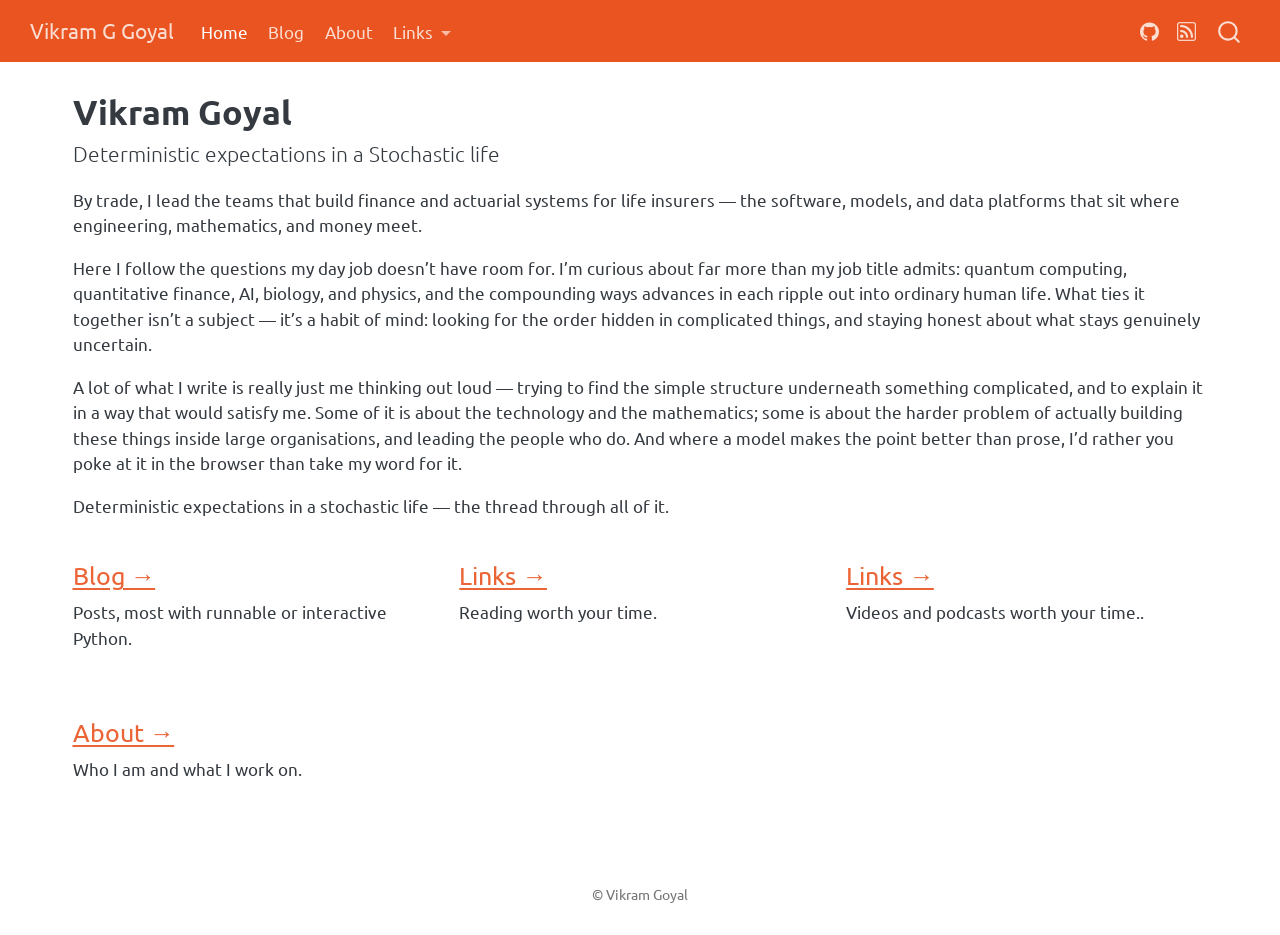
<file: index.html>
<!DOCTYPE html>
<html xmlns="http://www.w3.org/1999/xhtml" lang="en" xml:lang="en"><head>

<meta charset="utf-8">
<meta name="generator" content="quarto-1.10.19">

<meta name="viewport" content="width=device-width, initial-scale=1.0, user-scalable=yes">


<title>Vikram Goyal – Vikram G Goyal</title>
<style>
/* Default styles provided by pandoc.
** See https://pandoc.org/MANUAL.html#variables-for-html for config info.
*/
span.smallcaps{font-variant: small-caps;}
div.columns{display: flex; gap: 1.5em;}
div.column{flex: auto;}
@media screen {
div.columns{gap: min(4vw, 1.5em);}
div.column{overflow-x: auto;}
}
div.hanging-indent{margin-left: 1.5em; text-indent: -1.5em;}
ul.task-list{list-style: none;}
ul.task-list li input[type="checkbox"] {
  width: 0.8em;
  margin: 0 0.8em 0.2em -1em; /* quarto-specific, see https://github.com/quarto-dev/quarto-cli/issues/4556 */ 
  vertical-align: middle;
}
</style>


<script src="site_libs/quarto-nav/quarto-nav.js"></script>
<script src="site_libs/quarto-nav/headroom.min.js"></script>
<script src="site_libs/clipboard/clipboard.min.js"></script>
<script src="site_libs/quarto-search/autocomplete.umd.js"></script>
<script src="site_libs/quarto-search/fuse.min.js"></script>
<script src="site_libs/quarto-search/quarto-search.js"></script>
<meta name="quarto:offset" content="./">
<script src="site_libs/quarto-html/quarto.js" type="module"></script>
<script src="site_libs/quarto-html/tabsets/tabsets.js" type="module"></script>
<script src="site_libs/quarto-html/popper.min.js"></script>
<script src="site_libs/quarto-html/tippy.umd.min.js"></script>
<script src="site_libs/quarto-html/anchor.min.js"></script>
<link href="site_libs/quarto-html/tippy.css" rel="stylesheet">
<link href="site_libs/quarto-html/quarto-syntax-highlighting-bf27225e3a48a9273f3daa8f8e829971.css" rel="stylesheet" id="quarto-text-highlighting-styles">
<script src="site_libs/bootstrap/bootstrap.min.js"></script>
<link href="site_libs/bootstrap/bootstrap-icons.css" rel="stylesheet">
<link href="site_libs/bootstrap/bootstrap-72aa6392b8fef5f8e1400aba8338a625.min.css" rel="stylesheet" append-hash="true" id="quarto-bootstrap" data-mode="light">
<script id="quarto-search-options" type="application/json">{
  "location": "navbar",
  "copy-button": false,
  "collapse-after": 3,
  "panel-placement": "end",
  "type": "overlay",
  "limit": 50,
  "keyboard-shortcut": [
    "f",
    "/",
    "s"
  ],
  "show-item-context": false,
  "language": {
    "search-no-results-text": "No results",
    "search-matching-documents-text": "matching documents",
    "search-copy-link-title": "Copy link to search",
    "search-hide-matches-text": "Hide additional matches",
    "search-more-match-text": "more match in this document",
    "search-more-matches-text": "more matches in this document",
    "search-clear-button-title": "Clear",
    "search-text-placeholder": "",
    "search-detached-cancel-button-title": "Cancel",
    "search-submit-button-title": "Submit",
    "search-label": "Search"
  }
}</script>
<style>html{ scroll-behavior: smooth; }</style>


<link rel="stylesheet" href="styles/print.css">
<meta property="og:title" content="Vikram Goyal – Vikram G Goyal">
<meta property="og:description" content="Deterministic expectations in a Stochastic life">
<meta property="og:site_name" content="Vikram G Goyal">
<meta name="twitter:title" content="Vikram Goyal – Vikram G Goyal">
<meta name="twitter:description" content="Deterministic expectations in a Stochastic life">
<meta name="twitter:card" content="summary">
</head>

<body class="nav-fixed quarto-light">

<div id="quarto-search-results"></div>
  <header id="quarto-header" class="headroom fixed-top">
    <nav class="navbar navbar-expand-lg " data-bs-theme="dark">
      <div class="navbar-container container-fluid">
      <div class="navbar-brand-container mx-auto">
    <a class="navbar-brand" href="./index.html">
    <span class="navbar-title">Vikram G Goyal</span>
    </a>
  </div>
            <div id="quarto-search" class="" title="Search"></div>
          <button class="navbar-toggler" type="button" data-bs-toggle="collapse" data-bs-target="#navbarCollapse" aria-controls="navbarCollapse" role="menu" aria-expanded="false" aria-label="Toggle navigation" onclick="if (window.quartoToggleHeadroom) { window.quartoToggleHeadroom(); }">
  <span class="navbar-toggler-icon"></span>
</button>
          <div class="collapse navbar-collapse" id="navbarCollapse">
            <ul class="navbar-nav navbar-nav-scroll me-auto">
  <li class="nav-item">
    <a class="nav-link active" href="./index.html" aria-current="page"> 
<span class="menu-text">Home</span></a>
  </li>  
  <li class="nav-item">
    <a class="nav-link" href="./blog.html"> 
<span class="menu-text">Blog</span></a>
  </li>  
  <li class="nav-item">
    <a class="nav-link" href="./about.html"> 
<span class="menu-text">About</span></a>
  </li>  
  <li class="nav-item dropdown ">
    <a class="nav-link dropdown-toggle" href="#" id="nav-menu-links" role="link" data-bs-toggle="dropdown" aria-expanded="false">
 <span class="menu-text">Links</span>
    </a>
    <ul class="dropdown-menu" aria-labelledby="nav-menu-links">    
        <li>
    <a class="dropdown-item" href="./links/reading.html">
 <span class="dropdown-text">Books and Articles</span></a>
  </li>  
        <li>
    <a class="dropdown-item" href="./links/videos_podcasts.html">
 <span class="dropdown-text">Videos and Podcasts</span></a>
  </li>  
    </ul>
  </li>
</ul>
            <ul class="navbar-nav navbar-nav-scroll ms-auto">
  <li class="nav-item compact">
    <a class="nav-link" href="https://github.com/vikramggoyal"> <i class="bi bi-github" role="img" aria-label="GitHub">
</i> 
<span class="menu-text"></span></a>
  </li>  
  <li class="nav-item compact">
    <a class="nav-link" href="./blog.xml"> <i class="bi bi-rss" role="img" aria-label="RSS">
</i> 
<span class="menu-text"></span></a>
  </li>  
</ul>
          </div> <!-- /navcollapse -->
            <div class="quarto-navbar-tools">
</div>
      </div> <!-- /container-fluid -->
    </nav>
</header>
<!-- content -->
<div id="quarto-content" class="quarto-container page-columns page-rows-contents page-layout-full page-navbar">
<!-- sidebar -->
<!-- margin-sidebar -->
    <div id="quarto-margin-sidebar" class="sidebar margin-sidebar zindex-bottom">
        
    </div>
<!-- main -->
<main class="content column-page" id="quarto-document-content">

<header id="title-block-header" class="quarto-title-block default">
<div class="quarto-title">
<h1 class="title">Vikram Goyal</h1>
<p class="subtitle lead">Deterministic expectations in a Stochastic life</p>
</div>



<div class="quarto-title-meta column-page">

    
  
    
  </div>
  


</header>


<p>By trade, I lead the teams that build finance and actuarial systems for life insurers — the software, models, and data platforms that sit where engineering, mathematics, and money meet.</p>
<p>Here I follow the questions my day job doesn’t have room for. I’m curious about far more than my job title admits: quantum computing, quantitative finance, AI, biology, and physics, and the compounding ways advances in each ripple out into ordinary human life. What ties it together isn’t a subject — it’s a habit of mind: looking for the order hidden in complicated things, and staying honest about what stays genuinely uncertain.</p>
<p>A lot of what I write is really just me thinking out loud — trying to find the simple structure underneath something complicated, and to explain it in a way that would satisfy me. Some of it is about the technology and the mathematics; some is about the harder problem of actually building these things inside large organisations, and leading the people who do. And where a model makes the point better than prose, I’d rather you poke at it in the browser than take my word for it.</p>
<p>Deterministic expectations in a stochastic life — the thread through all of it.</p>
<div class="grid">
<section id="blog" class="level3 g-col-12 g-col-md-4">
<h3 class="anchored" data-anchor-id="blog"><a href="./blog.html">Blog →</a></h3>
<p>Posts, most with runnable or interactive Python.</p>
</section>
<section id="links" class="level3 g-col-12 g-col-md-4">
<h3 class="anchored" data-anchor-id="links"><a href="./links/reading.html">Links →</a></h3>
<p>Reading worth your time.</p>
</section>
<section id="links-1" class="level3 g-col-12 g-col-md-4">
<h3 class="anchored" data-anchor-id="links-1"><a href="./links/videos_podcasts.html">Links →</a></h3>
<p>Videos and podcasts worth your time..</p>
</section>
<section id="about" class="level3 g-col-12 g-col-md-4">
<h3 class="anchored" data-anchor-id="about"><a href="./about.html">About →</a></h3>
<p>Who I am and what I work on.</p>
</section>
</div>



</main> <!-- /main -->
<script id="quarto-html-after-body" type="application/javascript">
  window.document.addEventListener("DOMContentLoaded", function (event) {
    const icon = "";
    const anchorJS = new window.AnchorJS();
    anchorJS.options = {
      placement: 'right',
      icon: icon
    };
    anchorJS.add('.anchored');
    const isCodeAnnotation = (el) => {
      for (const clz of el.classList) {
        if (clz.startsWith('code-annotation-')) {                     
          return true;
        }
      }
      return false;
    }
    const onCopySuccess = function(e) {
      // button target
      const button = e.trigger;
      // don't keep focus
      button.blur();
      // flash "checked"
      button.classList.add('code-copy-button-checked');
      var currentTitle = button.getAttribute("title");
      button.setAttribute("title", "Copied!");
      let tooltip;
      if (window.bootstrap) {
        button.setAttribute("data-bs-toggle", "tooltip");
        button.setAttribute("data-bs-placement", "left");
        button.setAttribute("data-bs-title", "Copied!");
        tooltip = new bootstrap.Tooltip(button, 
          { trigger: "manual", 
            customClass: "code-copy-button-tooltip",
            offset: [0, -8]});
        tooltip.show();    
      }
      setTimeout(function() {
        if (tooltip) {
          tooltip.hide();
          button.removeAttribute("data-bs-title");
          button.removeAttribute("data-bs-toggle");
          button.removeAttribute("data-bs-placement");
        }
        button.setAttribute("title", currentTitle);
        button.classList.remove('code-copy-button-checked');
      }, 1000);
      // clear code selection
      e.clearSelection();
    }
    const getTextToCopy = function(trigger) {
      const outerScaffold = trigger.parentElement.cloneNode(true);
      const codeEl = outerScaffold.querySelector('code');
      for (const childEl of codeEl.children) {
        if (isCodeAnnotation(childEl)) {
          childEl.remove();
        }
      }
      return codeEl.innerText;
    }
    const clipboard = new window.ClipboardJS('.code-copy-button:not([data-in-quarto-modal])', {
      text: getTextToCopy
    });
    clipboard.on('success', onCopySuccess);
    if (window.document.getElementById('quarto-embedded-source-code-modal')) {
      const clipboardModal = new window.ClipboardJS('.code-copy-button[data-in-quarto-modal]', {
        text: getTextToCopy,
        container: window.document.getElementById('quarto-embedded-source-code-modal')
      });
      clipboardModal.on('success', onCopySuccess);
    }
      var localhostRegex = new RegExp(/^(?:http|https):\/\/localhost\:?[0-9]*\//);
      var mailtoRegex = new RegExp(/^mailto:/);
        var filterRegex = new RegExp("https:\/\/vikramggoyal\.co");
      var isInternal = (href) => {
          return filterRegex.test(href) || localhostRegex.test(href) || mailtoRegex.test(href);
      }
      // Inspect non-navigation links and adorn them if external
     var links = window.document.querySelectorAll('a[href]:not(.nav-link):not(.navbar-brand):not(.toc-action):not(.sidebar-link):not(.sidebar-item-toggle):not(.pagination-link):not(.no-external):not([aria-hidden]):not(.dropdown-item):not(.quarto-navigation-tool):not(.about-link)');
      for (var i=0; i<links.length; i++) {
        const link = links[i];
        if (!isInternal(link.href)) {
          // undo the damage that might have been done by quarto-nav.js in the case of
          // links that we want to consider external
          if (link.dataset.originalHref !== undefined) {
            link.href = link.dataset.originalHref;
          }
        }
      }
    function tippyHover(el, contentFn, onTriggerFn, onUntriggerFn) {
      const config = {
        allowHTML: true,
        maxWidth: 500,
        delay: 100,
        arrow: false,
        appendTo: function(el) {
            return el.parentElement;
        },
        interactive: true,
        interactiveBorder: 10,
        theme: 'quarto',
        placement: 'bottom-start',
      };
      if (contentFn) {
        config.content = contentFn;
      }
      if (onTriggerFn) {
        config.onTrigger = onTriggerFn;
      }
      if (onUntriggerFn) {
        config.onUntrigger = onUntriggerFn;
      }
      window.tippy(el, config); 
    }
    const noterefs = window.document.querySelectorAll('a[role="doc-noteref"]');
    for (var i=0; i<noterefs.length; i++) {
      const ref = noterefs[i];
      tippyHover(ref, function() {
        // use id or data attribute instead here
        let href = ref.getAttribute('data-footnote-href') || ref.getAttribute('href');
        try { href = new URL(href).hash; } catch {}
        const id = href.replace(/^#\/?/, "");
        const note = window.document.getElementById(id);
        if (note) {
          return note.innerHTML;
        } else {
          return "";
        }
      });
    }
    const xrefs = window.document.querySelectorAll('a.quarto-xref');
    const processXRef = (id, note) => {
      // Strip column container classes
      const stripColumnClz = (el) => {
        el.classList.remove("page-full", "page-columns");
        if (el.children) {
          for (const child of el.children) {
            stripColumnClz(child);
          }
        }
      }
      stripColumnClz(note)
      if (id === null || id.startsWith('sec-')) {
        // Special case sections, only their first couple elements
        const container = document.createElement("div");
        if (note.children && note.children.length > 2) {
          container.appendChild(note.children[0].cloneNode(true));
          for (let i = 1; i < note.children.length; i++) {
            const child = note.children[i];
            if (child.tagName === "P" && child.innerText === "") {
              continue;
            } else {
              container.appendChild(child.cloneNode(true));
              break;
            }
          }
          if (window.Quarto?.typesetMath) {
            window.Quarto.typesetMath(container);
          }
          return container.innerHTML
        } else {
          if (window.Quarto?.typesetMath) {
            window.Quarto.typesetMath(note);
          }
          return note.innerHTML;
        }
      } else {
        // Remove any anchor links if they are present
        const anchorLink = note.querySelector('a.anchorjs-link');
        if (anchorLink) {
          anchorLink.remove();
        }
        if (window.Quarto?.typesetMath) {
          window.Quarto.typesetMath(note);
        }
        if (note.classList.contains("callout")) {
          return note.outerHTML;
        } else {
          return note.innerHTML;
        }
      }
    }
    for (var i=0; i<xrefs.length; i++) {
      const xref = xrefs[i];
      tippyHover(xref, undefined, function(instance) {
        instance.disable();
        let url = xref.getAttribute('href');
        let hash = undefined; 
        if (url.startsWith('#')) {
          hash = url;
        } else {
          try { hash = new URL(url).hash; } catch {}
        }
        if (hash) {
          const id = hash.replace(/^#\/?/, "");
          const note = window.document.getElementById(id);
          if (note !== null) {
            try {
              const html = processXRef(id, note.cloneNode(true));
              instance.setContent(html);
            } finally {
              instance.enable();
              instance.show();
            }
          } else {
            // See if we can fetch this
            fetch(url.split('#')[0])
            .then(res => res.text())
            .then(html => {
              const parser = new DOMParser();
              const htmlDoc = parser.parseFromString(html, "text/html");
              const note = htmlDoc.getElementById(id);
              if (note !== null) {
                const html = processXRef(id, note);
                instance.setContent(html);
              } 
            }).finally(() => {
              instance.enable();
              instance.show();
            });
          }
        } else {
          // See if we can fetch a full url (with no hash to target)
          // This is a special case and we should probably do some content thinning / targeting
          fetch(url)
          .then(res => res.text())
          .then(html => {
            const parser = new DOMParser();
            const htmlDoc = parser.parseFromString(html, "text/html");
            const note = htmlDoc.querySelector('main.content');
            if (note !== null) {
              // This should only happen for chapter cross references
              // (since there is no id in the URL)
              // remove the first header
              if (note.children.length > 0 && note.children[0].tagName === "HEADER") {
                note.children[0].remove();
              }
              const html = processXRef(null, note);
              instance.setContent(html);
            } 
          }).finally(() => {
            instance.enable();
            instance.show();
          });
        }
      }, function(instance) {
      });
    }
        let selectedAnnoteEl;
        const selectorForAnnotation = ( cell, annotation) => {
          let cellAttr = 'data-code-cell="' + cell + '"';
          let lineAttr = 'data-code-annotation="' +  annotation + '"';
          const selector = 'span[' + cellAttr + '][' + lineAttr + ']';
          return selector;
        }
        const selectCodeLines = (annoteEl) => {
          const doc = window.document;
          const targetCell = annoteEl.getAttribute("data-target-cell");
          const targetAnnotation = annoteEl.getAttribute("data-target-annotation");
          const annoteSpan = window.document.querySelector(selectorForAnnotation(targetCell, targetAnnotation));
          const lines = annoteSpan.getAttribute("data-code-lines").split(",");
          const lineIds = lines.map((line) => {
            return targetCell + "-" + line;
          })
          let top = null;
          let height = null;
          let parent = null;
          if (lineIds.length > 0) {
              //compute the position of the single el (top and bottom and make a div)
              const el = window.document.getElementById(lineIds[0]);
              top = el.offsetTop;
              height = el.offsetHeight;
              parent = el.parentElement.parentElement;
            if (lineIds.length > 1) {
              const lastEl = window.document.getElementById(lineIds[lineIds.length - 1]);
              const bottom = lastEl.offsetTop + lastEl.offsetHeight;
              height = bottom - top;
            }
            if (top !== null && height !== null && parent !== null) {
              // cook up a div (if necessary) and position it 
              let div = window.document.getElementById("code-annotation-line-highlight");
              if (div === null) {
                div = window.document.createElement("div");
                div.setAttribute("id", "code-annotation-line-highlight");
                div.style.position = 'absolute';
                parent.appendChild(div);
              }
              div.style.top = top - 2 + "px";
              div.style.height = height + 4 + "px";
              div.style.left = 0;
              let gutterDiv = window.document.getElementById("code-annotation-line-highlight-gutter");
              if (gutterDiv === null) {
                gutterDiv = window.document.createElement("div");
                gutterDiv.setAttribute("id", "code-annotation-line-highlight-gutter");
                gutterDiv.style.position = 'absolute';
                const codeCell = window.document.getElementById(targetCell);
                const gutter = codeCell.querySelector('.code-annotation-gutter');
                gutter.appendChild(gutterDiv);
              }
              gutterDiv.style.top = top - 2 + "px";
              gutterDiv.style.height = height + 4 + "px";
            }
            selectedAnnoteEl = annoteEl;
          }
        };
        const unselectCodeLines = () => {
          const elementsIds = ["code-annotation-line-highlight", "code-annotation-line-highlight-gutter"];
          elementsIds.forEach((elId) => {
            const div = window.document.getElementById(elId);
            if (div) {
              div.remove();
            }
          });
          selectedAnnoteEl = undefined;
        };
          // Handle positioning of the toggle
      window.addEventListener(
        "resize",
        throttle(() => {
          elRect = undefined;
          if (selectedAnnoteEl) {
            selectCodeLines(selectedAnnoteEl);
          }
        }, 10)
      );
      function throttle(fn, ms) {
      let throttle = false;
      let timer;
        return (...args) => {
          if(!throttle) { // first call gets through
              fn.apply(this, args);
              throttle = true;
          } else { // all the others get throttled
              if(timer) clearTimeout(timer); // cancel #2
              timer = setTimeout(() => {
                fn.apply(this, args);
                timer = throttle = false;
              }, ms);
          }
        };
      }
        // Attach click handler to the DT
        const annoteDls = window.document.querySelectorAll('dt[data-target-cell]');
        for (const annoteDlNode of annoteDls) {
          annoteDlNode.addEventListener('click', (event) => {
            const clickedEl = event.target;
            if (clickedEl !== selectedAnnoteEl) {
              unselectCodeLines();
              const activeEl = window.document.querySelector('dt[data-target-cell].code-annotation-active');
              if (activeEl) {
                activeEl.classList.remove('code-annotation-active');
              }
              selectCodeLines(clickedEl);
              clickedEl.classList.add('code-annotation-active');
            } else {
              // Unselect the line
              unselectCodeLines();
              clickedEl.classList.remove('code-annotation-active');
            }
          });
        }
    const findCites = (el) => {
      const parentEl = el.parentElement;
      if (parentEl) {
        const cites = parentEl.dataset.cites;
        if (cites) {
          return {
            el,
            cites: cites.split(' ')
          };
        } else {
          return findCites(el.parentElement)
        }
      } else {
        return undefined;
      }
    };
    var bibliorefs = window.document.querySelectorAll('a[role="doc-biblioref"]');
    for (var i=0; i<bibliorefs.length; i++) {
      const ref = bibliorefs[i];
      const citeInfo = findCites(ref);
      if (citeInfo) {
        tippyHover(citeInfo.el, function() {
          var popup = window.document.createElement('div');
          citeInfo.cites.forEach(function(cite) {
            var citeDiv = window.document.createElement('div');
            citeDiv.classList.add('hanging-indent');
            citeDiv.classList.add('csl-entry');
            var biblioDiv = window.document.getElementById('ref-' + cite);
            if (biblioDiv) {
              citeDiv.innerHTML = biblioDiv.innerHTML;
            }
            popup.appendChild(citeDiv);
          });
          return popup.innerHTML;
        });
      }
    }
  });
  </script>
</div> <!-- /content -->
<footer class="footer">
  <div class="nav-footer">
    <div class="nav-footer-left">
      &nbsp;
    </div>   
    <div class="nav-footer-center">
<p>© Vikram Goyal</p>
</div>
    <div class="nav-footer-right">
      &nbsp;
    </div>
  </div>
</footer>




<script src="site_libs/quarto-html/zenscroll-min.js"></script>
</body></html>
</file>
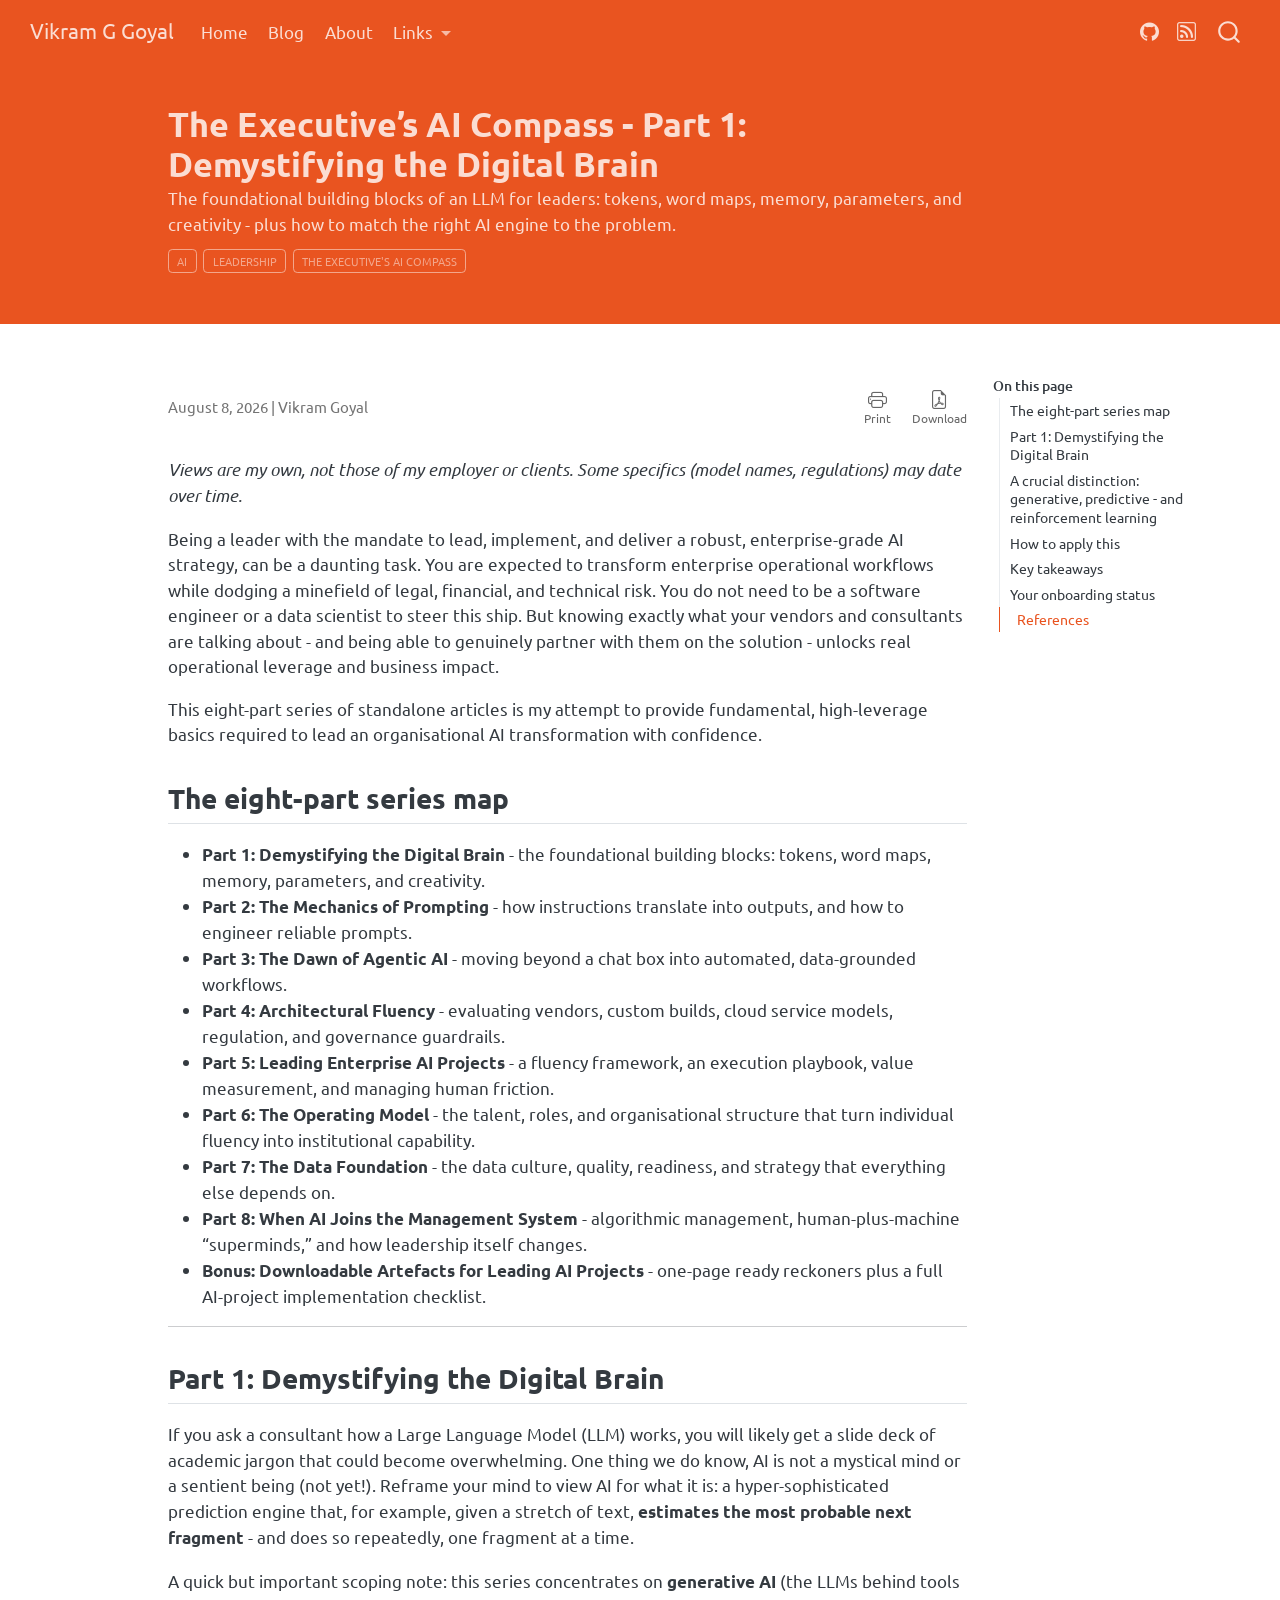
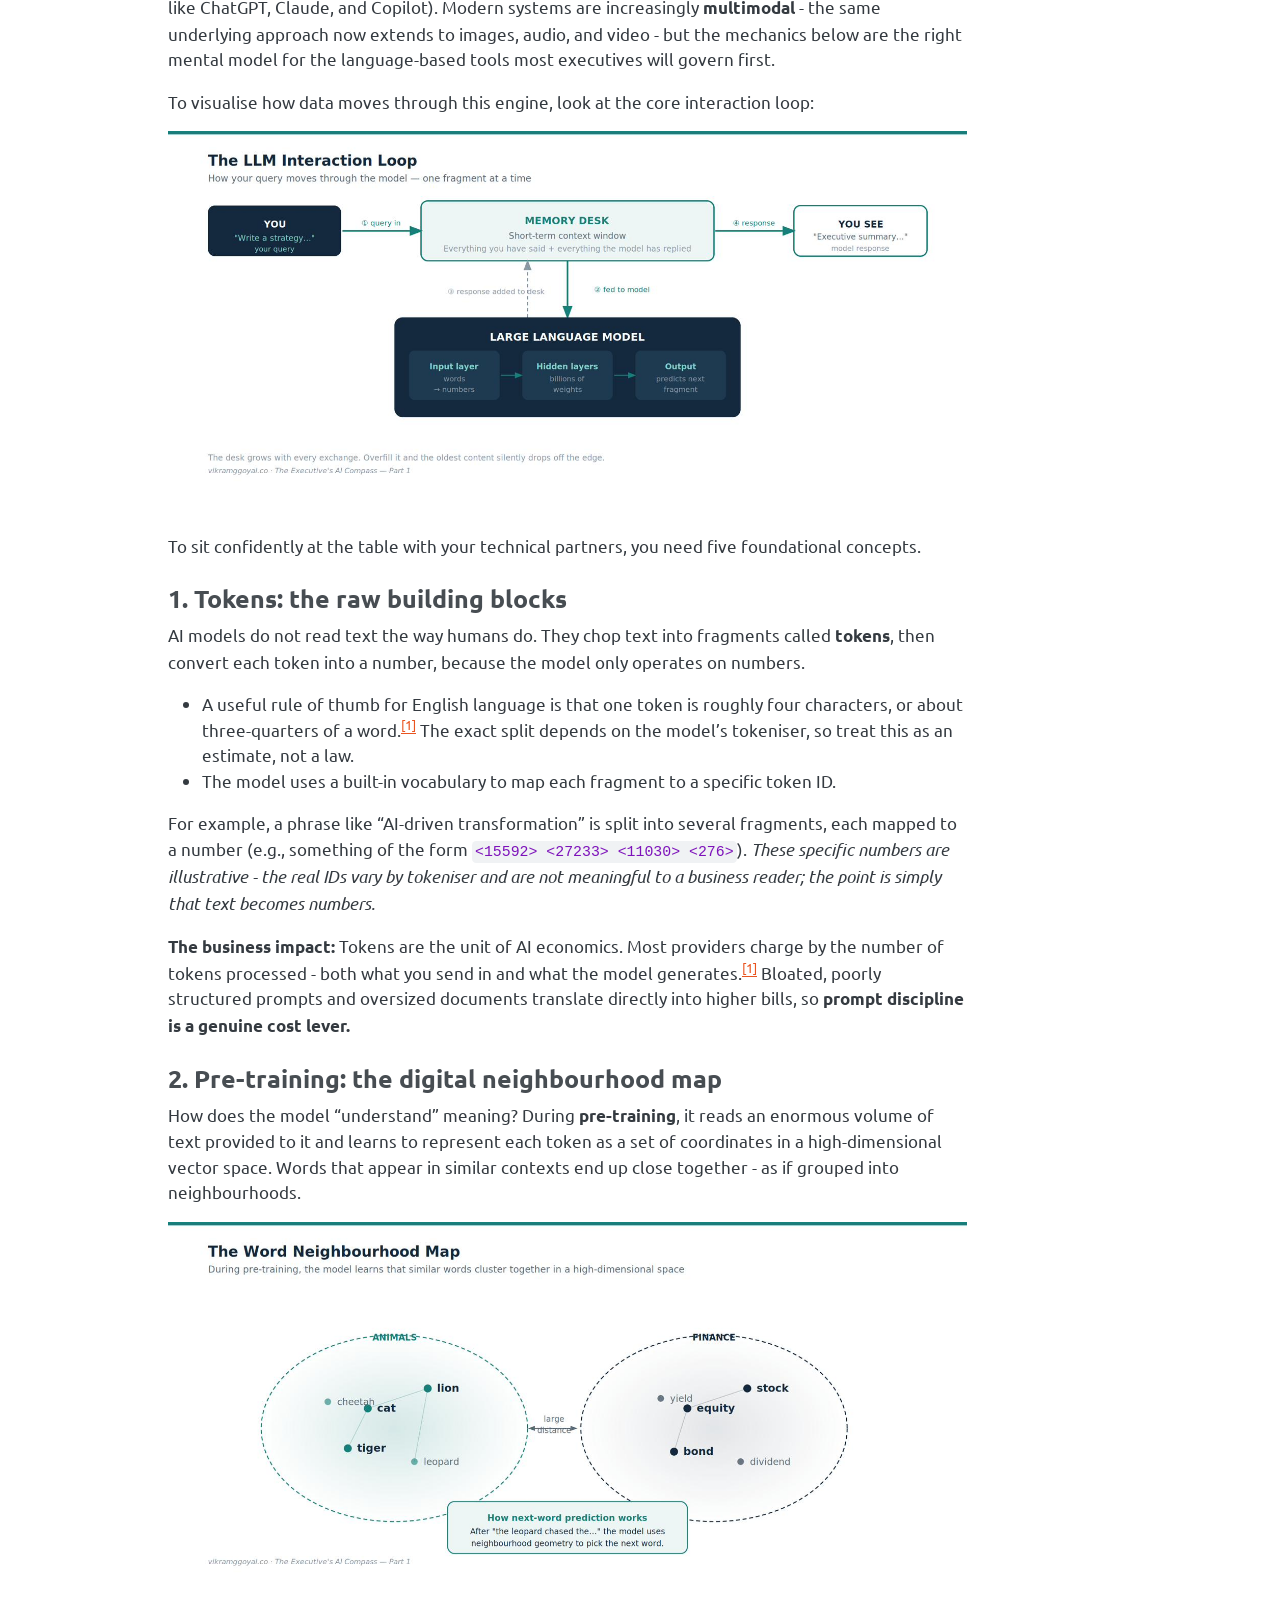
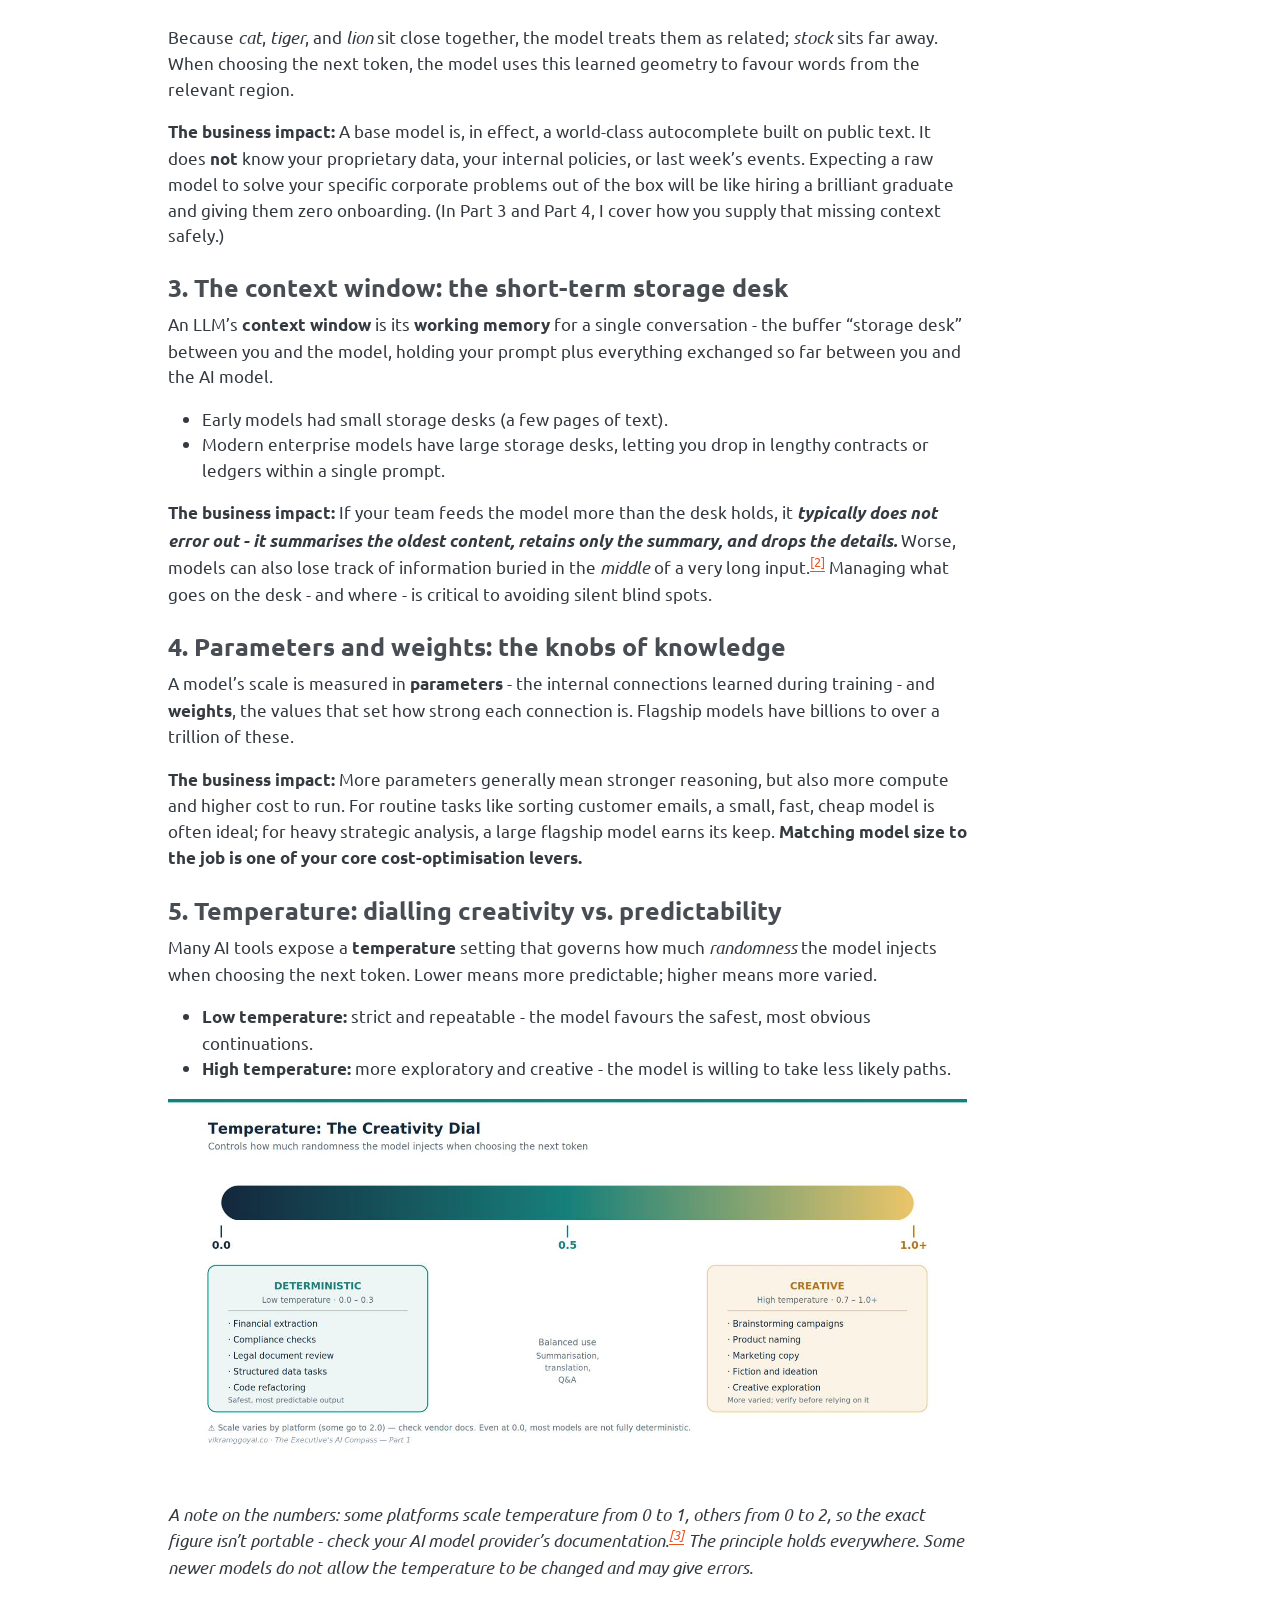
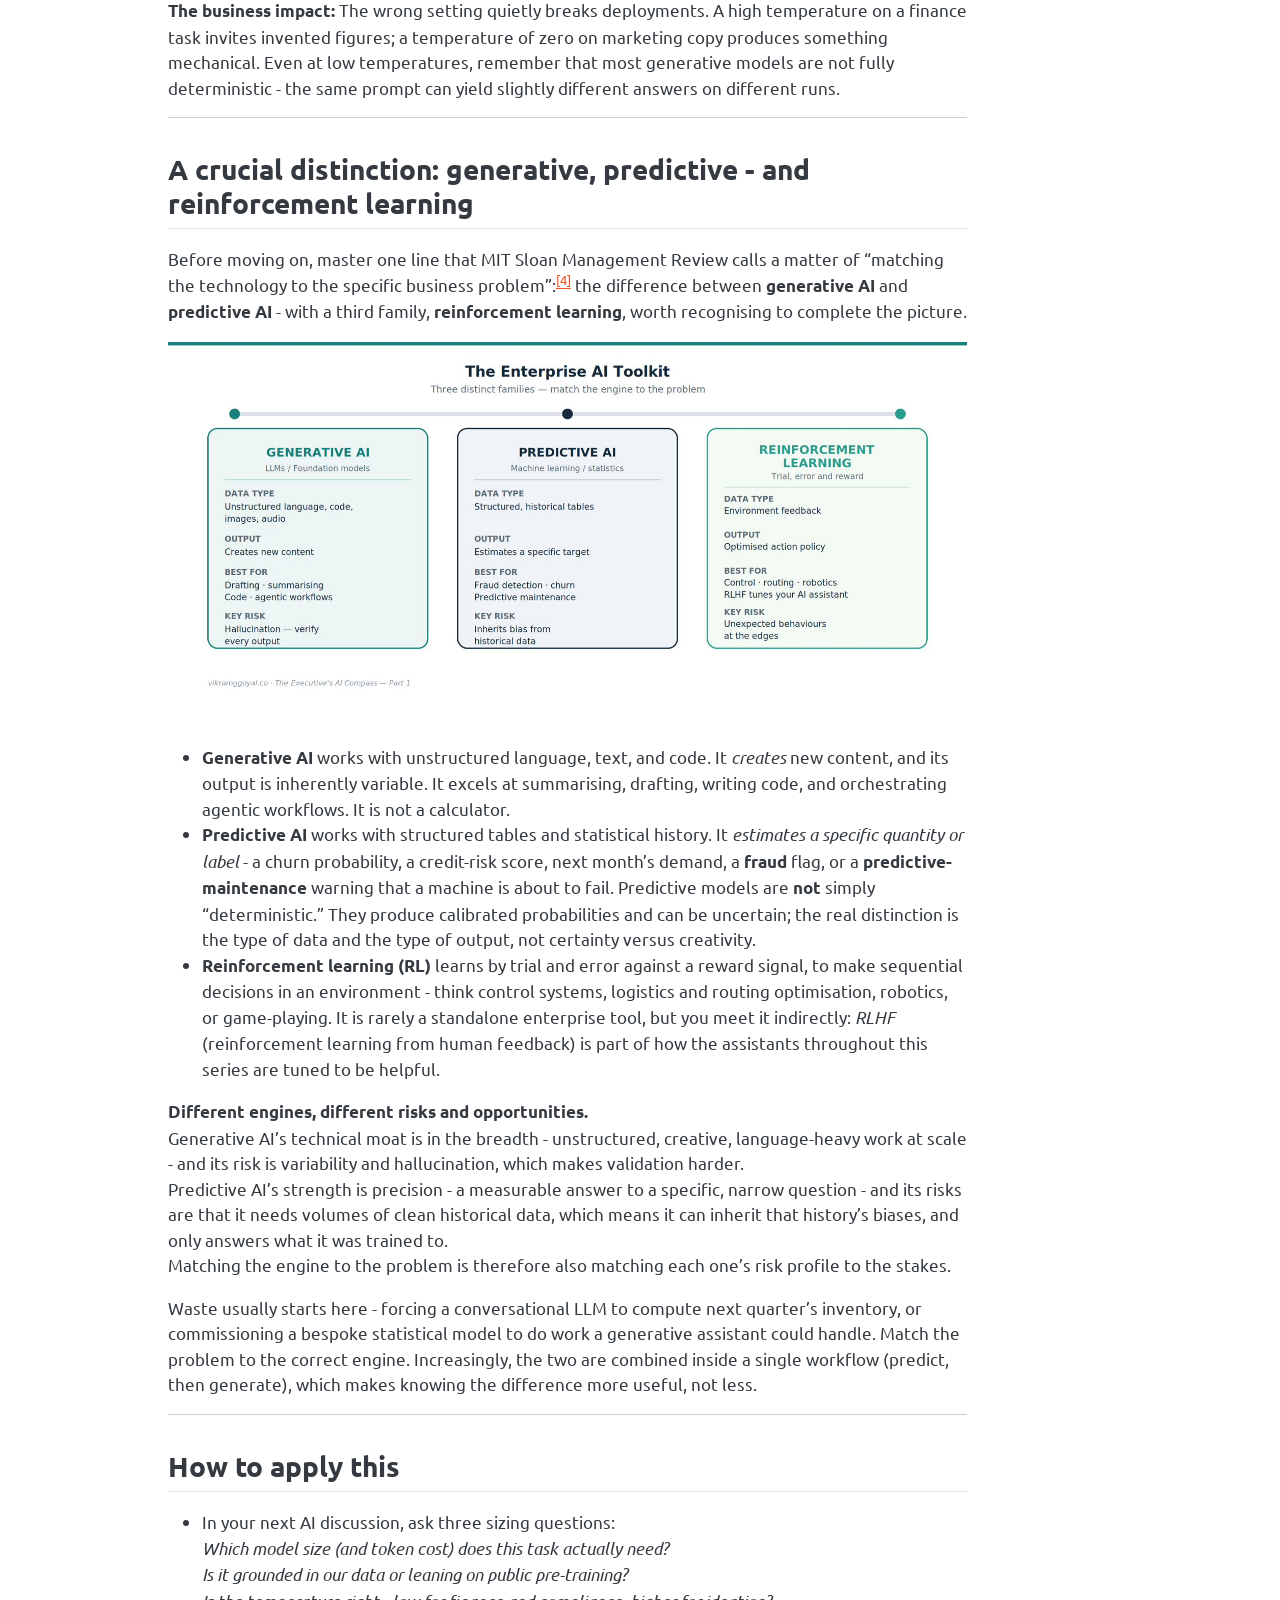
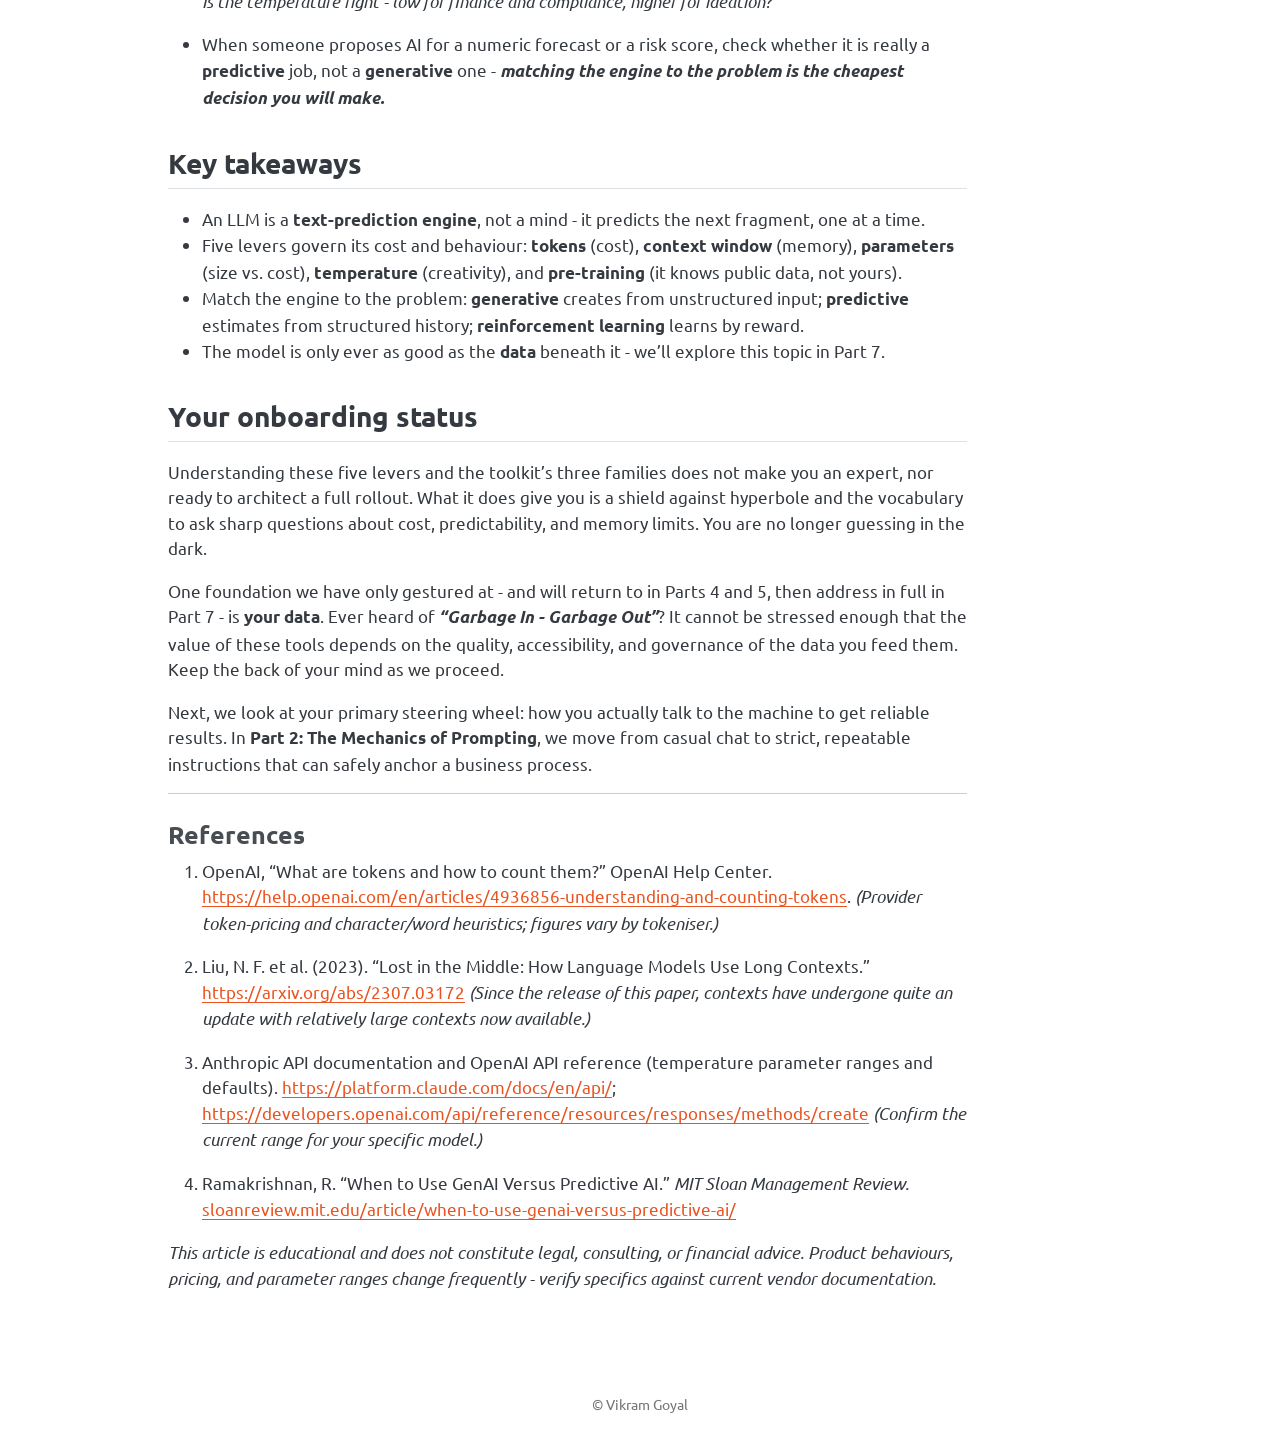
<file: posts/executives-ai-compass-part-1/index.html>
<!DOCTYPE html>
<html xmlns="http://www.w3.org/1999/xhtml" lang="en" xml:lang="en"><head>

<meta charset="utf-8">
<meta name="generator" content="quarto-1.10.19">

<meta name="viewport" content="width=device-width, initial-scale=1.0, user-scalable=yes">

<meta name="author" content="Vikram Goyal">
<meta name="dcterms.date" content="2026-08-08">
<meta name="description" content="The foundational building blocks of an LLM for leaders: tokens, word maps, memory, parameters, and creativity - plus how to match the right AI engine to the problem.">

<title>The Executive’s AI Compass - Part 1: Demystifying the Digital Brain – Vikram G Goyal</title>
<style>
/* Default styles provided by pandoc.
** See https://pandoc.org/MANUAL.html#variables-for-html for config info.
*/
span.smallcaps{font-variant: small-caps;}
div.columns{display: flex; gap: 1.5em;}
div.column{flex: auto;}
@media screen {
div.columns{gap: min(4vw, 1.5em);}
div.column{overflow-x: auto;}
}
div.hanging-indent{margin-left: 1.5em; text-indent: -1.5em;}
ul.task-list{list-style: none;}
ul.task-list li input[type="checkbox"] {
  width: 0.8em;
  margin: 0 0.8em 0.2em -1em; /* quarto-specific, see https://github.com/quarto-dev/quarto-cli/issues/4556 */ 
  vertical-align: middle;
}
</style>


<script src="../../site_libs/quarto-nav/quarto-nav.js"></script>
<script src="../../site_libs/quarto-nav/headroom.min.js"></script>
<script src="../../site_libs/clipboard/clipboard.min.js"></script>
<script src="../../site_libs/quarto-search/autocomplete.umd.js"></script>
<script src="../../site_libs/quarto-search/fuse.min.js"></script>
<script src="../../site_libs/quarto-search/quarto-search.js"></script>
<meta name="quarto:offset" content="../../">
<script src="../../site_libs/quarto-html/quarto.js" type="module"></script>
<script src="../../site_libs/quarto-html/tabsets/tabsets.js" type="module"></script>
<script src="../../site_libs/quarto-html/popper.min.js"></script>
<script src="../../site_libs/quarto-html/tippy.umd.min.js"></script>
<script src="../../site_libs/quarto-html/anchor.min.js"></script>
<link href="../../site_libs/quarto-html/tippy.css" rel="stylesheet">
<link href="../../site_libs/quarto-html/quarto-syntax-highlighting-bf27225e3a48a9273f3daa8f8e829971.css" rel="stylesheet" id="quarto-text-highlighting-styles">
<script src="../../site_libs/bootstrap/bootstrap.min.js"></script>
<link href="../../site_libs/bootstrap/bootstrap-icons.css" rel="stylesheet">
<link href="../../site_libs/bootstrap/bootstrap-72aa6392b8fef5f8e1400aba8338a625.min.css" rel="stylesheet" append-hash="true" id="quarto-bootstrap" data-mode="light">
<script src="../../site_libs/quarto-contrib/glightbox/glightbox.min.js"></script>
<link href="../../site_libs/quarto-contrib/glightbox/glightbox.min.css" rel="stylesheet">
<link href="../../site_libs/quarto-contrib/glightbox/lightbox.css" rel="stylesheet">
<script id="quarto-search-options" type="application/json">{
  "location": "navbar",
  "copy-button": false,
  "collapse-after": 3,
  "panel-placement": "end",
  "type": "overlay",
  "limit": 50,
  "keyboard-shortcut": [
    "f",
    "/",
    "s"
  ],
  "show-item-context": false,
  "language": {
    "search-no-results-text": "No results",
    "search-matching-documents-text": "matching documents",
    "search-copy-link-title": "Copy link to search",
    "search-hide-matches-text": "Hide additional matches",
    "search-more-match-text": "more match in this document",
    "search-more-matches-text": "more matches in this document",
    "search-clear-button-title": "Clear",
    "search-text-placeholder": "",
    "search-detached-cancel-button-title": "Cancel",
    "search-submit-button-title": "Submit",
    "search-label": "Search"
  }
}</script>
<style>html{ scroll-behavior: smooth; }</style>


<link rel="stylesheet" href="../../styles/print.css">
<meta property="og:title" content="The Executive’s AI Compass - Part 1: Demystifying the Digital Brain – Vikram G Goyal">
<meta property="og:description" content="The foundational building blocks of an LLM for leaders: tokens, word maps, memory, parameters, and creativity - plus how to match the right AI engine to the problem.">
<meta property="og:image" content="https://vikramggoyal.co/posts/executives-ai-compass-part-1/img-p1-1-to-visualise-how-data-moves-through-this-e.jpg">
<meta property="og:site_name" content="Vikram G Goyal">
<meta name="twitter:title" content="The Executive’s AI Compass - Part 1: Demystifying the Digital Brain – Vikram G Goyal">
<meta name="twitter:description" content="The foundational building blocks of an LLM for leaders: tokens, word maps, memory, parameters, and creativity - plus how to match the right AI engine to the problem.">
<meta name="twitter:image" content="https://vikramggoyal.co/posts/executives-ai-compass-part-1/img-p1-1-to-visualise-how-data-moves-through-this-e.jpg">
<meta name="twitter:card" content="summary_large_image">
</head>

<body class="nav-fixed quarto-light">

<div id="quarto-search-results"></div>
  <header id="quarto-header" class="headroom fixed-top quarto-banner">
    <nav class="navbar navbar-expand-lg " data-bs-theme="dark">
      <div class="navbar-container container-fluid">
      <div class="navbar-brand-container mx-auto">
    <a class="navbar-brand" href="../../index.html">
    <span class="navbar-title">Vikram G Goyal</span>
    </a>
  </div>
            <div id="quarto-search" class="" title="Search"></div>
          <button class="navbar-toggler" type="button" data-bs-toggle="collapse" data-bs-target="#navbarCollapse" aria-controls="navbarCollapse" role="menu" aria-expanded="false" aria-label="Toggle navigation" onclick="if (window.quartoToggleHeadroom) { window.quartoToggleHeadroom(); }">
  <span class="navbar-toggler-icon"></span>
</button>
          <div class="collapse navbar-collapse" id="navbarCollapse">
            <ul class="navbar-nav navbar-nav-scroll me-auto">
  <li class="nav-item">
    <a class="nav-link" href="../../index.html"> 
<span class="menu-text">Home</span></a>
  </li>  
  <li class="nav-item">
    <a class="nav-link" href="../../blog.html"> 
<span class="menu-text">Blog</span></a>
  </li>  
  <li class="nav-item">
    <a class="nav-link" href="../../about.html"> 
<span class="menu-text">About</span></a>
  </li>  
  <li class="nav-item dropdown ">
    <a class="nav-link dropdown-toggle" href="#" id="nav-menu-links" role="link" data-bs-toggle="dropdown" aria-expanded="false">
 <span class="menu-text">Links</span>
    </a>
    <ul class="dropdown-menu" aria-labelledby="nav-menu-links">    
        <li>
    <a class="dropdown-item" href="../../links/reading.html">
 <span class="dropdown-text">Books and Articles</span></a>
  </li>  
        <li>
    <a class="dropdown-item" href="../../links/videos_podcasts.html">
 <span class="dropdown-text">Videos and Podcasts</span></a>
  </li>  
    </ul>
  </li>
</ul>
            <ul class="navbar-nav navbar-nav-scroll ms-auto">
  <li class="nav-item compact">
    <a class="nav-link" href="https://github.com/vikramggoyal"> <i class="bi bi-github" role="img" aria-label="GitHub">
</i> 
<span class="menu-text"></span></a>
  </li>  
  <li class="nav-item compact">
    <a class="nav-link" href="../../blog.xml"> <i class="bi bi-rss" role="img" aria-label="RSS">
</i> 
<span class="menu-text"></span></a>
  </li>  
</ul>
          </div> <!-- /navcollapse -->
            <div class="quarto-navbar-tools">
</div>
      </div> <!-- /container-fluid -->
    </nav>
</header>
<!-- content -->
<header id="title-block-header" class="quarto-title-block default page-columns page-full">
  <div class="quarto-title-banner page-columns page-full">
    <div class="quarto-title column-body">
      <h1 class="title">The Executive’s AI Compass - Part 1: Demystifying the Digital Brain</h1>
                  <div>
        <div class="description">
          The foundational building blocks of an LLM for leaders: tokens, word maps, memory, parameters, and creativity - plus how to match the right AI engine to the problem.
        </div>
      </div>
                          <div class="quarto-categories">
                <div class="quarto-category">AI</div>
                <div class="quarto-category">Leadership</div>
                <div class="quarto-category">The Executive's AI Compass</div>
              </div>
                  </div>
  </div>
    
  
  <div class="quarto-title-meta">

      <div>
      <div class="quarto-title-meta-heading">Author</div>
      <div class="quarto-title-meta-contents">
               <p>Vikram Goyal </p>
            </div>
    </div>
      
      <div>
      <div class="quarto-title-meta-heading">Published</div>
      <div class="quarto-title-meta-contents">
        <p class="date">August 8, 2026</p>
      </div>
    </div>
    
      
    </div>
    
  
  </header><div id="quarto-content" class="quarto-container page-columns page-rows-contents page-layout-article page-navbar">
<!-- sidebar -->
<!-- margin-sidebar -->
    <div id="quarto-margin-sidebar" class="sidebar margin-sidebar">
        <nav id="TOC" role="doc-toc" class="toc-active">
    <h2 id="toc-title">On this page</h2>
   
  <ul>
  <li><a href="#the-eight-part-series-map" id="toc-the-eight-part-series-map" class="nav-link active" data-scroll-target="#the-eight-part-series-map">The eight-part series map</a></li>
  <li><a href="#part-1-demystifying-the-digital-brain" id="toc-part-1-demystifying-the-digital-brain" class="nav-link" data-scroll-target="#part-1-demystifying-the-digital-brain">Part 1: Demystifying the Digital Brain</a>
  <ul class="collapse">
  <li><a href="#tokens-the-raw-building-blocks" id="toc-tokens-the-raw-building-blocks" class="nav-link" data-scroll-target="#tokens-the-raw-building-blocks">1. Tokens: the raw building blocks</a></li>
  <li><a href="#pre-training-the-digital-neighbourhood-map" id="toc-pre-training-the-digital-neighbourhood-map" class="nav-link" data-scroll-target="#pre-training-the-digital-neighbourhood-map">2. Pre-training: the digital neighbourhood map</a></li>
  <li><a href="#the-context-window-the-short-term-storage-desk" id="toc-the-context-window-the-short-term-storage-desk" class="nav-link" data-scroll-target="#the-context-window-the-short-term-storage-desk">3. The context window: the short-term storage desk</a></li>
  <li><a href="#parameters-and-weights-the-knobs-of-knowledge" id="toc-parameters-and-weights-the-knobs-of-knowledge" class="nav-link" data-scroll-target="#parameters-and-weights-the-knobs-of-knowledge">4. Parameters and weights: the knobs of knowledge</a></li>
  <li><a href="#temperature-dialling-creativity-vs.-predictability" id="toc-temperature-dialling-creativity-vs.-predictability" class="nav-link" data-scroll-target="#temperature-dialling-creativity-vs.-predictability">5. Temperature: dialling creativity vs.&nbsp;predictability</a></li>
  </ul></li>
  <li><a href="#a-crucial-distinction-generative-predictive---and-reinforcement-learning" id="toc-a-crucial-distinction-generative-predictive---and-reinforcement-learning" class="nav-link" data-scroll-target="#a-crucial-distinction-generative-predictive---and-reinforcement-learning">A crucial distinction: generative, predictive - and reinforcement learning</a></li>
  <li><a href="#how-to-apply-this" id="toc-how-to-apply-this" class="nav-link" data-scroll-target="#how-to-apply-this">How to apply this</a></li>
  <li><a href="#key-takeaways" id="toc-key-takeaways" class="nav-link" data-scroll-target="#key-takeaways">Key takeaways</a></li>
  <li><a href="#your-onboarding-status" id="toc-your-onboarding-status" class="nav-link" data-scroll-target="#your-onboarding-status">Your onboarding status</a>
  <ul class="collapse">
  <li><a href="#references" id="toc-references" class="nav-link" data-scroll-target="#references">References</a></li>
  </ul></li>
  </ul>
</nav>
    </div>
<!-- main -->
<main class="content quarto-banner-title-block" id="quarto-document-content">





<div class="post-header no-print">
<div class="post-header__byline">
<p><span class="post-header__date">August 8, 2026</span> | Vikram Goyal</p>
</div>
<div class="post-toolbar" role="group" aria-label="Post actions">
  <button type="button" class="post-toolbar__btn" data-action="print" onclick="window.print()" title="Print">
    <i class="bi bi-printer" aria-hidden="true"></i><span>Print</span>
  </button>
  <a class="post-toolbar__btn" data-action="pdf" id="pdf-download-btn" href="index.pdf" download="" title="Download as PDF">
    <i class="bi bi-file-earmark-pdf" aria-hidden="true"></i><span>Download</span>
  </a>
</div>
<script>
(function () {
  // Derive the PDF filename from the post slug (the containing folder name in the URL).
  var btn = document.getElementById('pdf-download-btn');
  if (!btn) return;
  var parts = window.location.pathname.replace(/\/$/, '').split('/');
  var slug = parts[parts.length - 1];
  if (slug && slug !== 'posts') {
    btn.href = slug + '.pdf';
    btn.download = slug + '.pdf';
  }
})();
</script>
</div>
<p><em>Views are my own, not those of my employer or clients. Some specifics (model names, regulations) may date over time.</em></p>
<p>Being a leader with the mandate to lead, implement, and deliver a robust, enterprise-grade AI strategy, can be a daunting task. You are expected to transform enterprise operational workflows while dodging a minefield of legal, financial, and technical risk. You do not need to be a software engineer or a data scientist to steer this ship. But knowing exactly what your vendors and consultants are talking about - and being able to genuinely partner with them on the solution - unlocks real operational leverage and business impact.</p>
<p>This eight-part series of standalone articles is my attempt to provide fundamental, high-leverage basics required to lead an organisational AI transformation with confidence.</p>
<section id="the-eight-part-series-map" class="level2">
<h2 class="anchored" data-anchor-id="the-eight-part-series-map">The eight-part series map</h2>
<ul>
<li><strong>Part 1: Demystifying the Digital Brain</strong> - the foundational building blocks: tokens, word maps, memory, parameters, and creativity.</li>
<li><strong>Part 2: The Mechanics of Prompting</strong> - how instructions translate into outputs, and how to engineer reliable prompts.</li>
<li><strong>Part 3: The Dawn of Agentic AI</strong> - moving beyond a chat box into automated, data-grounded workflows.</li>
<li><strong>Part 4: Architectural Fluency</strong> - evaluating vendors, custom builds, cloud service models, regulation, and governance guardrails.</li>
<li><strong>Part 5: Leading Enterprise AI Projects</strong> - a fluency framework, an execution playbook, value measurement, and managing human friction.</li>
<li><strong>Part 6: The Operating Model</strong> - the talent, roles, and organisational structure that turn individual fluency into institutional capability.</li>
<li><strong>Part 7: The Data Foundation</strong> - the data culture, quality, readiness, and strategy that everything else depends on.</li>
<li><strong>Part 8: When AI Joins the Management System</strong> - algorithmic management, human-plus-machine “superminds,” and how leadership itself changes.</li>
<li><strong>Bonus: Downloadable Artefacts for Leading AI Projects</strong> - one-page ready reckoners plus a full AI-project implementation checklist.</li>
</ul>
<hr>
</section>
<section id="part-1-demystifying-the-digital-brain" class="level2">
<h2 class="anchored" data-anchor-id="part-1-demystifying-the-digital-brain">Part 1: Demystifying the Digital Brain</h2>
<p>If you ask a consultant how a Large Language Model (LLM) works, you will likely get a slide deck of academic jargon that could become overwhelming. One thing we do know, AI is not a mystical mind or a sentient being (not yet!). Reframe your mind to view AI for what it is: a hyper-sophisticated prediction engine that, for example, given a stretch of text, <strong>estimates the most probable next fragment</strong> - and does so repeatedly, one fragment at a time.</p>
<p>A quick but important scoping note: this series concentrates on <strong>generative AI</strong> (the LLMs behind tools like ChatGPT, Claude, and Copilot). Modern systems are increasingly <strong>multimodal</strong> - the same underlying approach now extends to images, audio, and video - but the mechanics below are the right mental model for the language-based tools most executives will govern first.</p>
<p>To visualise how data moves through this engine, look at the core interaction loop:</p>
<p><a href="img-p1-1-to-visualise-how-data-moves-through-this-e.jpg" class="lightbox" data-gallery="quarto-lightbox-gallery-1"><img src="img-p1-1-to-visualise-how-data-moves-through-this-e.jpg" class="img-fluid" alt="Diagram: the LLM interaction loop - query in, model predicts the next fragment, response added to the context window"></a></p>
<p>To sit confidently at the table with your technical partners, you need five foundational concepts.</p>
<section id="tokens-the-raw-building-blocks" class="level3">
<h3 class="anchored" data-anchor-id="tokens-the-raw-building-blocks">1. Tokens: the raw building blocks</h3>
<p>AI models do not read text the way humans do. They chop text into fragments called <strong>tokens</strong>, then convert each token into a number, because the model only operates on numbers.</p>
<ul>
<li>A useful rule of thumb for English language is that one token is roughly four characters, or about three-quarters of a word.<a href="#ref-1" class="refmark">[1]</a> The exact split depends on the model’s tokeniser, so treat this as an estimate, not a law.</li>
<li>The model uses a built-in vocabulary to map each fragment to a specific token ID.</li>
</ul>
<p>For example, a phrase like “AI-driven transformation” is split into several fragments, each mapped to a number (e.g., something of the form <code>&lt;15592&gt; &lt;27233&gt; &lt;11030&gt; &lt;276&gt;</code>). <em>These specific numbers are illustrative - the real IDs vary by tokeniser and are not meaningful to a business reader; the point is simply that text becomes numbers.</em></p>
<p><strong>The business impact:</strong> Tokens are the unit of AI economics. Most providers charge by the number of tokens processed - both what you send in and what the model generates.<a href="#ref-1" class="refmark">[1]</a> Bloated, poorly structured prompts and oversized documents translate directly into higher bills, so <strong>prompt discipline is a genuine cost lever.</strong></p>
</section>
<section id="pre-training-the-digital-neighbourhood-map" class="level3">
<h3 class="anchored" data-anchor-id="pre-training-the-digital-neighbourhood-map">2. Pre-training: the digital neighbourhood map</h3>
<p>How does the model “understand” meaning? During <strong>pre-training</strong>, it reads an enormous volume of text provided to it and learns to represent each token as a set of coordinates in a high-dimensional vector space. Words that appear in similar contexts end up close together - as if grouped into neighbourhoods.</p>
<p><a href="img-p1-2-2-pre-training-the-digital-neighbourhood-m.jpg" class="lightbox" data-gallery="quarto-lightbox-gallery-2"><img src="img-p1-2-2-pre-training-the-digital-neighbourhood-m.jpg" class="img-fluid" alt="2. Pre-training: the digital neighbourhood map"></a></p>
<p>Because <em>cat</em>, <em>tiger</em>, and <em>lion</em> sit close together, the model treats them as related; <em>stock</em> sits far away. When choosing the next token, the model uses this learned geometry to favour words from the relevant region.</p>
<p><strong>The business impact:</strong> A base model is, in effect, a world-class autocomplete built on public text. It does <strong>not</strong> know your proprietary data, your internal policies, or last week’s events. Expecting a raw model to solve your specific corporate problems out of the box will be like hiring a brilliant graduate and giving them zero onboarding. (In Part 3 and Part 4, I cover how you supply that missing context safely.)</p>
</section>
<section id="the-context-window-the-short-term-storage-desk" class="level3">
<h3 class="anchored" data-anchor-id="the-context-window-the-short-term-storage-desk">3. The context window: the short-term storage desk</h3>
<p>An LLM’s <strong>context window</strong> is its <strong>working memory</strong> for a single conversation - the buffer “storage desk” between you and the model, holding your prompt plus everything exchanged so far between you and the AI model.</p>
<ul>
<li>Early models had small storage desks (a few pages of text).</li>
<li>Modern enterprise models have large storage desks, letting you drop in lengthy contracts or ledgers within a single prompt.</li>
</ul>
<p><strong>The business impact:</strong> If your team feeds the model more than the desk holds, it <strong><em>typically does not error out - it summarises the oldest content, retains only the summary, and drops the details.</em></strong> Worse, models can also lose track of information buried in the <em>middle</em> of a very long input.<a href="#ref-2" class="refmark">[2]</a> Managing what goes on the desk - and where - is critical to avoiding silent blind spots.</p>
</section>
<section id="parameters-and-weights-the-knobs-of-knowledge" class="level3">
<h3 class="anchored" data-anchor-id="parameters-and-weights-the-knobs-of-knowledge">4. Parameters and weights: the knobs of knowledge</h3>
<p>A model’s scale is measured in <strong>parameters</strong> - the internal connections learned during training - and <strong>weights</strong>, the values that set how strong each connection is. Flagship models have billions to over a trillion of these.</p>
<p><strong>The business impact:</strong> More parameters generally mean stronger reasoning, but also more compute and higher cost to run. For routine tasks like sorting customer emails, a small, fast, cheap model is often ideal; for heavy strategic analysis, a large flagship model earns its keep. <strong>Matching model size to the job is one of your core cost-optimisation levers.</strong></p>
</section>
<section id="temperature-dialling-creativity-vs.-predictability" class="level3">
<h3 class="anchored" data-anchor-id="temperature-dialling-creativity-vs.-predictability">5. Temperature: dialling creativity vs.&nbsp;predictability</h3>
<p>Many AI tools expose a <strong>temperature</strong> setting that governs how much <em>randomness</em> the model injects when choosing the next token. Lower means more predictable; higher means more varied.</p>
<ul>
<li><strong>Low temperature:</strong> strict and repeatable - the model favours the safest, most obvious continuations.</li>
<li><strong>High temperature:</strong> more exploratory and creative - the model is willing to take less likely paths.</li>
</ul>
<p><a href="img-p1-3-5-temperature-dialling-creativity-vs-predi.jpg" class="lightbox" data-gallery="quarto-lightbox-gallery-3"><img src="img-p1-3-5-temperature-dialling-creativity-vs-predi.jpg" class="img-fluid" alt="Diagram: the temperature scale from deterministic and strict to creative and unpredictable"></a></p>
<p><em>A note on the numbers: some platforms scale temperature from 0 to 1, others from 0 to 2, so the exact figure isn’t portable - check your AI model provider’s documentation.<a href="#ref-3" class="refmark">[3]</a> The principle holds everywhere. Some newer models do not allow the temperature to be changed and may give errors.</em></p>
<p><strong>The business impact:</strong> The wrong setting quietly breaks deployments. A high temperature on a finance task invites invented figures; a temperature of zero on marketing copy produces something mechanical. Even at low temperatures, remember that most generative models are not fully deterministic - the same prompt can yield slightly different answers on different runs.</p>
<hr>
</section>
</section>
<section id="a-crucial-distinction-generative-predictive---and-reinforcement-learning" class="level2">
<h2 class="anchored" data-anchor-id="a-crucial-distinction-generative-predictive---and-reinforcement-learning">A crucial distinction: generative, predictive - and reinforcement learning</h2>
<p>Before moving on, master one line that MIT Sloan Management Review calls a matter of “matching the technology to the specific business problem”:<a href="#ref-4" class="refmark">[4]</a> the difference between <strong>generative AI</strong> and <strong>predictive AI</strong> - with a third family, <strong>reinforcement learning</strong>, worth recognising to complete the picture.</p>
<p><a href="img-p1-4-a-crucial-distinction-generative-predictiv.jpg" class="lightbox" data-gallery="quarto-lightbox-gallery-4"><img src="img-p1-4-a-crucial-distinction-generative-predictiv.jpg" class="img-fluid" alt="A crucial distinction: generative, predictive - and reinforcement learning"></a></p>
<ul>
<li><strong>Generative AI</strong> works with unstructured language, text, and code. It <em>creates</em> new content, and its output is inherently variable. It excels at summarising, drafting, writing code, and orchestrating agentic workflows. It is not a calculator.</li>
<li><strong>Predictive AI</strong> works with structured tables and statistical history. It <em>estimates a specific quantity or label</em> - a churn probability, a credit-risk score, next month’s demand, a <strong>fraud</strong> flag, or a <strong>predictive-maintenance</strong> warning that a machine is about to fail. Predictive models are <strong>not</strong> simply “deterministic.” They produce calibrated probabilities and can be uncertain; the real distinction is the type of data and the type of output, not certainty versus creativity.</li>
<li><strong>Reinforcement learning (RL)</strong> learns by trial and error against a reward signal, to make sequential decisions in an environment - think control systems, logistics and routing optimisation, robotics, or game-playing. It is rarely a standalone enterprise tool, but you meet it indirectly: <em>RLHF</em> (reinforcement learning from human feedback) is part of how the assistants throughout this series are tuned to be helpful.</li>
</ul>
<p><strong>Different engines, different risks and opportunities.</strong><br>
Generative AI’s technical moat is in the breadth - unstructured, creative, language-heavy work at scale - and its risk is variability and hallucination, which makes validation harder.<br>
Predictive AI’s strength is precision - a measurable answer to a specific, narrow question - and its risks are that it needs volumes of clean historical data, which means it can inherit that history’s biases, and only answers what it was trained to.<br>
Matching the engine to the problem is therefore also matching each one’s risk profile to the stakes.</p>
<p>Waste usually starts here - forcing a conversational LLM to compute next quarter’s inventory, or commissioning a bespoke statistical model to do work a generative assistant could handle. Match the problem to the correct engine. Increasingly, the two are combined inside a single workflow (predict, then generate), which makes knowing the difference more useful, not less.</p>
<hr>
</section>
<section id="how-to-apply-this" class="level2">
<h2 class="anchored" data-anchor-id="how-to-apply-this">How to apply this</h2>
<ul>
<li><p>In your next AI discussion, ask three sizing questions:<br>
<em>Which model size (and token cost) does this task actually need?</em><br>
<em>Is it grounded in our data or leaning on public pre-training?</em><br>
<em>Is the temperature right - low for finance and compliance, higher for ideation?</em></p></li>
<li><p>When someone proposes AI for a numeric forecast or a risk score, check whether it is really a <strong>predictive</strong> job, not a <strong>generative</strong> one - <strong><em>matching the engine to the problem is the cheapest decision you will make.</em></strong></p></li>
</ul>
</section>
<section id="key-takeaways" class="level2">
<h2 class="anchored" data-anchor-id="key-takeaways">Key takeaways</h2>
<ul>
<li>An LLM is a <strong>text-prediction engine</strong>, not a mind - it predicts the next fragment, one at a time.</li>
<li>Five levers govern its cost and behaviour: <strong>tokens</strong> (cost), <strong>context window</strong> (memory), <strong>parameters</strong> (size vs.&nbsp;cost), <strong>temperature</strong> (creativity), and <strong>pre-training</strong> (it knows public data, not yours).</li>
<li>Match the engine to the problem: <strong>generative</strong> creates from unstructured input; <strong>predictive</strong> estimates from structured history; <strong>reinforcement learning</strong> learns by reward.</li>
<li>The model is only ever as good as the <strong>data</strong> beneath it - we’ll explore this topic in Part 7.</li>
</ul>
</section>
<section id="your-onboarding-status" class="level2">
<h2 class="anchored" data-anchor-id="your-onboarding-status">Your onboarding status</h2>
<p>Understanding these five levers and the toolkit’s three families does not make you an expert, nor ready to architect a full rollout. What it does give you is a shield against hyperbole and the vocabulary to ask sharp questions about cost, predictability, and memory limits. You are no longer guessing in the dark.</p>
<p>One foundation we have only gestured at - and will return to in Parts 4 and 5, then address in full in Part 7 - is <strong>your data</strong>. Ever heard of <strong><em>“Garbage In - Garbage Out”</em></strong>? It cannot be stressed enough that the value of these tools depends on the quality, accessibility, and governance of the data you feed them. Keep the back of your mind as we proceed.</p>
<p>Next, we look at your primary steering wheel: how you actually talk to the machine to get reliable results. In <strong>Part 2: The Mechanics of Prompting</strong>, we move from casual chat to strict, repeatable instructions that can safely anchor a business process.</p>
<hr>
<section id="references" class="level3">
<h3 class="anchored" data-anchor-id="references">References</h3>
<ol type="1">
<li><p><span id="ref-1"></span>OpenAI, “What are tokens and how to count them?” OpenAI Help Center. <a href="https://help.openai.com/en/articles/4936856-understanding-and-counting-tokens" class="uri">https://help.openai.com/en/articles/4936856-understanding-and-counting-tokens</a>. <em>(Provider token-pricing and character/word heuristics; figures vary by tokeniser.)</em></p></li>
<li><p><span id="ref-2"></span>Liu, N. F. et al.&nbsp;(2023). “Lost in the Middle: How Language Models Use Long Contexts.” <a href="https://arxiv.org/abs/2307.03172" class="uri">https://arxiv.org/abs/2307.03172</a> <em>(Since the release of this paper, contexts have undergone quite an update with relatively large contexts now available.)</em></p></li>
<li><p><span id="ref-3"></span>Anthropic API documentation and OpenAI API reference (temperature parameter ranges and defaults). <a href="https://platform.claude.com/docs/en/api/" class="uri">https://platform.claude.com/docs/en/api/</a>; <a href="https://developers.openai.com/api/reference/resources/responses/methods/create" class="uri">https://developers.openai.com/api/reference/resources/responses/methods/create</a> <em>(Confirm the current range for your specific model.)</em></p></li>
<li><p><span id="ref-4"></span>Ramakrishnan, R. “When to Use GenAI Versus Predictive AI.” <em>MIT Sloan Management Review.</em> <a href="https://sloanreview.mit.edu/article/when-to-use-genai-versus-predictive-ai/">sloanreview.mit.edu/article/when-to-use-genai-versus-predictive-ai/</a></p></li>
</ol>
<p><em>This article is educational and does not constitute legal, consulting, or financial advice. Product behaviours, pricing, and parameter ranges change frequently - verify specifics against current vendor documentation.</em></p>


</section>
</section>

</main> <!-- /main -->
<script id="quarto-html-after-body" type="application/javascript">
  window.document.addEventListener("DOMContentLoaded", function (event) {
    const icon = "";
    const anchorJS = new window.AnchorJS();
    anchorJS.options = {
      placement: 'right',
      icon: icon
    };
    anchorJS.add('.anchored');
    const isCodeAnnotation = (el) => {
      for (const clz of el.classList) {
        if (clz.startsWith('code-annotation-')) {                     
          return true;
        }
      }
      return false;
    }
    const onCopySuccess = function(e) {
      // button target
      const button = e.trigger;
      // don't keep focus
      button.blur();
      // flash "checked"
      button.classList.add('code-copy-button-checked');
      var currentTitle = button.getAttribute("title");
      button.setAttribute("title", "Copied!");
      let tooltip;
      if (window.bootstrap) {
        button.setAttribute("data-bs-toggle", "tooltip");
        button.setAttribute("data-bs-placement", "left");
        button.setAttribute("data-bs-title", "Copied!");
        tooltip = new bootstrap.Tooltip(button, 
          { trigger: "manual", 
            customClass: "code-copy-button-tooltip",
            offset: [0, -8]});
        tooltip.show();    
      }
      setTimeout(function() {
        if (tooltip) {
          tooltip.hide();
          button.removeAttribute("data-bs-title");
          button.removeAttribute("data-bs-toggle");
          button.removeAttribute("data-bs-placement");
        }
        button.setAttribute("title", currentTitle);
        button.classList.remove('code-copy-button-checked');
      }, 1000);
      // clear code selection
      e.clearSelection();
    }
    const getTextToCopy = function(trigger) {
      const outerScaffold = trigger.parentElement.cloneNode(true);
      const codeEl = outerScaffold.querySelector('code');
      for (const childEl of codeEl.children) {
        if (isCodeAnnotation(childEl)) {
          childEl.remove();
        }
      }
      return codeEl.innerText;
    }
    const clipboard = new window.ClipboardJS('.code-copy-button:not([data-in-quarto-modal])', {
      text: getTextToCopy
    });
    clipboard.on('success', onCopySuccess);
    if (window.document.getElementById('quarto-embedded-source-code-modal')) {
      const clipboardModal = new window.ClipboardJS('.code-copy-button[data-in-quarto-modal]', {
        text: getTextToCopy,
        container: window.document.getElementById('quarto-embedded-source-code-modal')
      });
      clipboardModal.on('success', onCopySuccess);
    }
      var localhostRegex = new RegExp(/^(?:http|https):\/\/localhost\:?[0-9]*\//);
      var mailtoRegex = new RegExp(/^mailto:/);
        var filterRegex = new RegExp("https:\/\/vikramggoyal\.co");
      var isInternal = (href) => {
          return filterRegex.test(href) || localhostRegex.test(href) || mailtoRegex.test(href);
      }
      // Inspect non-navigation links and adorn them if external
     var links = window.document.querySelectorAll('a[href]:not(.nav-link):not(.navbar-brand):not(.toc-action):not(.sidebar-link):not(.sidebar-item-toggle):not(.pagination-link):not(.no-external):not([aria-hidden]):not(.dropdown-item):not(.quarto-navigation-tool):not(.about-link)');
      for (var i=0; i<links.length; i++) {
        const link = links[i];
        if (!isInternal(link.href)) {
          // undo the damage that might have been done by quarto-nav.js in the case of
          // links that we want to consider external
          if (link.dataset.originalHref !== undefined) {
            link.href = link.dataset.originalHref;
          }
        }
      }
    function tippyHover(el, contentFn, onTriggerFn, onUntriggerFn) {
      const config = {
        allowHTML: true,
        maxWidth: 500,
        delay: 100,
        arrow: false,
        appendTo: function(el) {
            return el.parentElement;
        },
        interactive: true,
        interactiveBorder: 10,
        theme: 'quarto',
        placement: 'bottom-start',
      };
      if (contentFn) {
        config.content = contentFn;
      }
      if (onTriggerFn) {
        config.onTrigger = onTriggerFn;
      }
      if (onUntriggerFn) {
        config.onUntrigger = onUntriggerFn;
      }
      window.tippy(el, config); 
    }
    const noterefs = window.document.querySelectorAll('a[role="doc-noteref"]');
    for (var i=0; i<noterefs.length; i++) {
      const ref = noterefs[i];
      tippyHover(ref, function() {
        // use id or data attribute instead here
        let href = ref.getAttribute('data-footnote-href') || ref.getAttribute('href');
        try { href = new URL(href).hash; } catch {}
        const id = href.replace(/^#\/?/, "");
        const note = window.document.getElementById(id);
        if (note) {
          return note.innerHTML;
        } else {
          return "";
        }
      });
    }
    const xrefs = window.document.querySelectorAll('a.quarto-xref');
    const processXRef = (id, note) => {
      // Strip column container classes
      const stripColumnClz = (el) => {
        el.classList.remove("page-full", "page-columns");
        if (el.children) {
          for (const child of el.children) {
            stripColumnClz(child);
          }
        }
      }
      stripColumnClz(note)
      if (id === null || id.startsWith('sec-')) {
        // Special case sections, only their first couple elements
        const container = document.createElement("div");
        if (note.children && note.children.length > 2) {
          container.appendChild(note.children[0].cloneNode(true));
          for (let i = 1; i < note.children.length; i++) {
            const child = note.children[i];
            if (child.tagName === "P" && child.innerText === "") {
              continue;
            } else {
              container.appendChild(child.cloneNode(true));
              break;
            }
          }
          if (window.Quarto?.typesetMath) {
            window.Quarto.typesetMath(container);
          }
          return container.innerHTML
        } else {
          if (window.Quarto?.typesetMath) {
            window.Quarto.typesetMath(note);
          }
          return note.innerHTML;
        }
      } else {
        // Remove any anchor links if they are present
        const anchorLink = note.querySelector('a.anchorjs-link');
        if (anchorLink) {
          anchorLink.remove();
        }
        if (window.Quarto?.typesetMath) {
          window.Quarto.typesetMath(note);
        }
        if (note.classList.contains("callout")) {
          return note.outerHTML;
        } else {
          return note.innerHTML;
        }
      }
    }
    for (var i=0; i<xrefs.length; i++) {
      const xref = xrefs[i];
      tippyHover(xref, undefined, function(instance) {
        instance.disable();
        let url = xref.getAttribute('href');
        let hash = undefined; 
        if (url.startsWith('#')) {
          hash = url;
        } else {
          try { hash = new URL(url).hash; } catch {}
        }
        if (hash) {
          const id = hash.replace(/^#\/?/, "");
          const note = window.document.getElementById(id);
          if (note !== null) {
            try {
              const html = processXRef(id, note.cloneNode(true));
              instance.setContent(html);
            } finally {
              instance.enable();
              instance.show();
            }
          } else {
            // See if we can fetch this
            fetch(url.split('#')[0])
            .then(res => res.text())
            .then(html => {
              const parser = new DOMParser();
              const htmlDoc = parser.parseFromString(html, "text/html");
              const note = htmlDoc.getElementById(id);
              if (note !== null) {
                const html = processXRef(id, note);
                instance.setContent(html);
              } 
            }).finally(() => {
              instance.enable();
              instance.show();
            });
          }
        } else {
          // See if we can fetch a full url (with no hash to target)
          // This is a special case and we should probably do some content thinning / targeting
          fetch(url)
          .then(res => res.text())
          .then(html => {
            const parser = new DOMParser();
            const htmlDoc = parser.parseFromString(html, "text/html");
            const note = htmlDoc.querySelector('main.content');
            if (note !== null) {
              // This should only happen for chapter cross references
              // (since there is no id in the URL)
              // remove the first header
              if (note.children.length > 0 && note.children[0].tagName === "HEADER") {
                note.children[0].remove();
              }
              const html = processXRef(null, note);
              instance.setContent(html);
            } 
          }).finally(() => {
            instance.enable();
            instance.show();
          });
        }
      }, function(instance) {
      });
    }
        let selectedAnnoteEl;
        const selectorForAnnotation = ( cell, annotation) => {
          let cellAttr = 'data-code-cell="' + cell + '"';
          let lineAttr = 'data-code-annotation="' +  annotation + '"';
          const selector = 'span[' + cellAttr + '][' + lineAttr + ']';
          return selector;
        }
        const selectCodeLines = (annoteEl) => {
          const doc = window.document;
          const targetCell = annoteEl.getAttribute("data-target-cell");
          const targetAnnotation = annoteEl.getAttribute("data-target-annotation");
          const annoteSpan = window.document.querySelector(selectorForAnnotation(targetCell, targetAnnotation));
          const lines = annoteSpan.getAttribute("data-code-lines").split(",");
          const lineIds = lines.map((line) => {
            return targetCell + "-" + line;
          })
          let top = null;
          let height = null;
          let parent = null;
          if (lineIds.length > 0) {
              //compute the position of the single el (top and bottom and make a div)
              const el = window.document.getElementById(lineIds[0]);
              top = el.offsetTop;
              height = el.offsetHeight;
              parent = el.parentElement.parentElement;
            if (lineIds.length > 1) {
              const lastEl = window.document.getElementById(lineIds[lineIds.length - 1]);
              const bottom = lastEl.offsetTop + lastEl.offsetHeight;
              height = bottom - top;
            }
            if (top !== null && height !== null && parent !== null) {
              // cook up a div (if necessary) and position it 
              let div = window.document.getElementById("code-annotation-line-highlight");
              if (div === null) {
                div = window.document.createElement("div");
                div.setAttribute("id", "code-annotation-line-highlight");
                div.style.position = 'absolute';
                parent.appendChild(div);
              }
              div.style.top = top - 2 + "px";
              div.style.height = height + 4 + "px";
              div.style.left = 0;
              let gutterDiv = window.document.getElementById("code-annotation-line-highlight-gutter");
              if (gutterDiv === null) {
                gutterDiv = window.document.createElement("div");
                gutterDiv.setAttribute("id", "code-annotation-line-highlight-gutter");
                gutterDiv.style.position = 'absolute';
                const codeCell = window.document.getElementById(targetCell);
                const gutter = codeCell.querySelector('.code-annotation-gutter');
                gutter.appendChild(gutterDiv);
              }
              gutterDiv.style.top = top - 2 + "px";
              gutterDiv.style.height = height + 4 + "px";
            }
            selectedAnnoteEl = annoteEl;
          }
        };
        const unselectCodeLines = () => {
          const elementsIds = ["code-annotation-line-highlight", "code-annotation-line-highlight-gutter"];
          elementsIds.forEach((elId) => {
            const div = window.document.getElementById(elId);
            if (div) {
              div.remove();
            }
          });
          selectedAnnoteEl = undefined;
        };
          // Handle positioning of the toggle
      window.addEventListener(
        "resize",
        throttle(() => {
          elRect = undefined;
          if (selectedAnnoteEl) {
            selectCodeLines(selectedAnnoteEl);
          }
        }, 10)
      );
      function throttle(fn, ms) {
      let throttle = false;
      let timer;
        return (...args) => {
          if(!throttle) { // first call gets through
              fn.apply(this, args);
              throttle = true;
          } else { // all the others get throttled
              if(timer) clearTimeout(timer); // cancel #2
              timer = setTimeout(() => {
                fn.apply(this, args);
                timer = throttle = false;
              }, ms);
          }
        };
      }
        // Attach click handler to the DT
        const annoteDls = window.document.querySelectorAll('dt[data-target-cell]');
        for (const annoteDlNode of annoteDls) {
          annoteDlNode.addEventListener('click', (event) => {
            const clickedEl = event.target;
            if (clickedEl !== selectedAnnoteEl) {
              unselectCodeLines();
              const activeEl = window.document.querySelector('dt[data-target-cell].code-annotation-active');
              if (activeEl) {
                activeEl.classList.remove('code-annotation-active');
              }
              selectCodeLines(clickedEl);
              clickedEl.classList.add('code-annotation-active');
            } else {
              // Unselect the line
              unselectCodeLines();
              clickedEl.classList.remove('code-annotation-active');
            }
          });
        }
    const findCites = (el) => {
      const parentEl = el.parentElement;
      if (parentEl) {
        const cites = parentEl.dataset.cites;
        if (cites) {
          return {
            el,
            cites: cites.split(' ')
          };
        } else {
          return findCites(el.parentElement)
        }
      } else {
        return undefined;
      }
    };
    var bibliorefs = window.document.querySelectorAll('a[role="doc-biblioref"]');
    for (var i=0; i<bibliorefs.length; i++) {
      const ref = bibliorefs[i];
      const citeInfo = findCites(ref);
      if (citeInfo) {
        tippyHover(citeInfo.el, function() {
          var popup = window.document.createElement('div');
          citeInfo.cites.forEach(function(cite) {
            var citeDiv = window.document.createElement('div');
            citeDiv.classList.add('hanging-indent');
            citeDiv.classList.add('csl-entry');
            var biblioDiv = window.document.getElementById('ref-' + cite);
            if (biblioDiv) {
              citeDiv.innerHTML = biblioDiv.innerHTML;
            }
            popup.appendChild(citeDiv);
          });
          return popup.innerHTML;
        });
      }
    }
  });
  </script>
</div> <!-- /content -->
<footer class="footer">
  <div class="nav-footer">
    <div class="nav-footer-left">
      &nbsp;
    </div>   
    <div class="nav-footer-center">
<p>© Vikram Goyal</p>
</div>
    <div class="nav-footer-right">
      &nbsp;
    </div>
  </div>
</footer>
<script>var lightboxQuarto = GLightbox({"closeEffect":"zoom","descPosition":"bottom","loop":false,"openEffect":"zoom","selector":".lightbox"});
(function() {
  let previousOnload = window.onload;
  window.onload = () => {
    if (previousOnload) {
      previousOnload();
    }
    lightboxQuarto.on('slide_before_load', (data) => {
      const { slideIndex, slideNode, slideConfig, player, trigger } = data;
      const href = trigger.getAttribute('href');
      if (href !== null) {
        const imgEl = window.document.querySelector(`a[href="${href}"] img`);
        if (imgEl !== null) {
          const srcAttr = imgEl.getAttribute("src");
          if (srcAttr && srcAttr.startsWith("data:")) {
            slideConfig.href = srcAttr;
          }
        }
      } 
    });
  
    lightboxQuarto.on('slide_after_load', (data) => {
      const { slideIndex, slideNode, slideConfig, player, trigger } = data;
      if (window.Quarto?.typesetMath) {
        window.Quarto.typesetMath(slideNode);
      }
    });
  
  };
  
})();
          </script>




<script src="../../site_libs/quarto-html/zenscroll-min.js"></script>
</body></html>
</file>
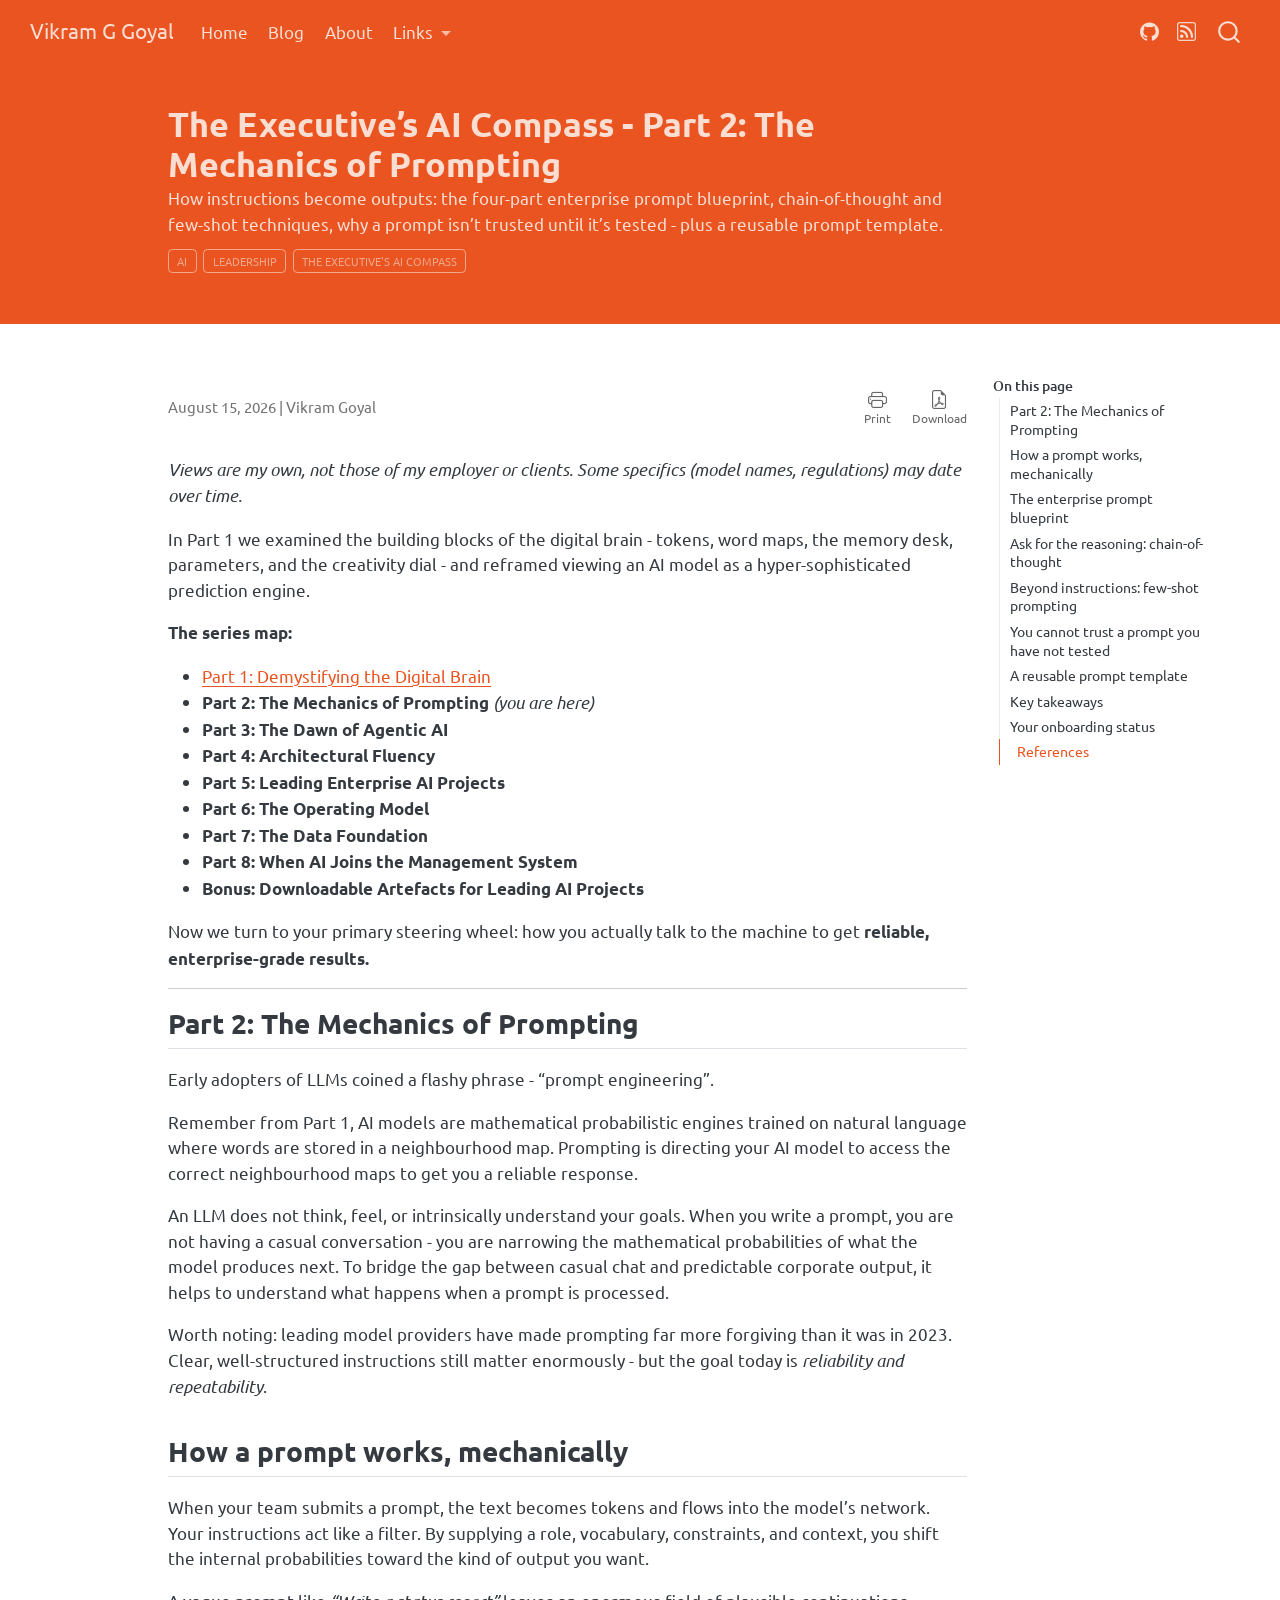
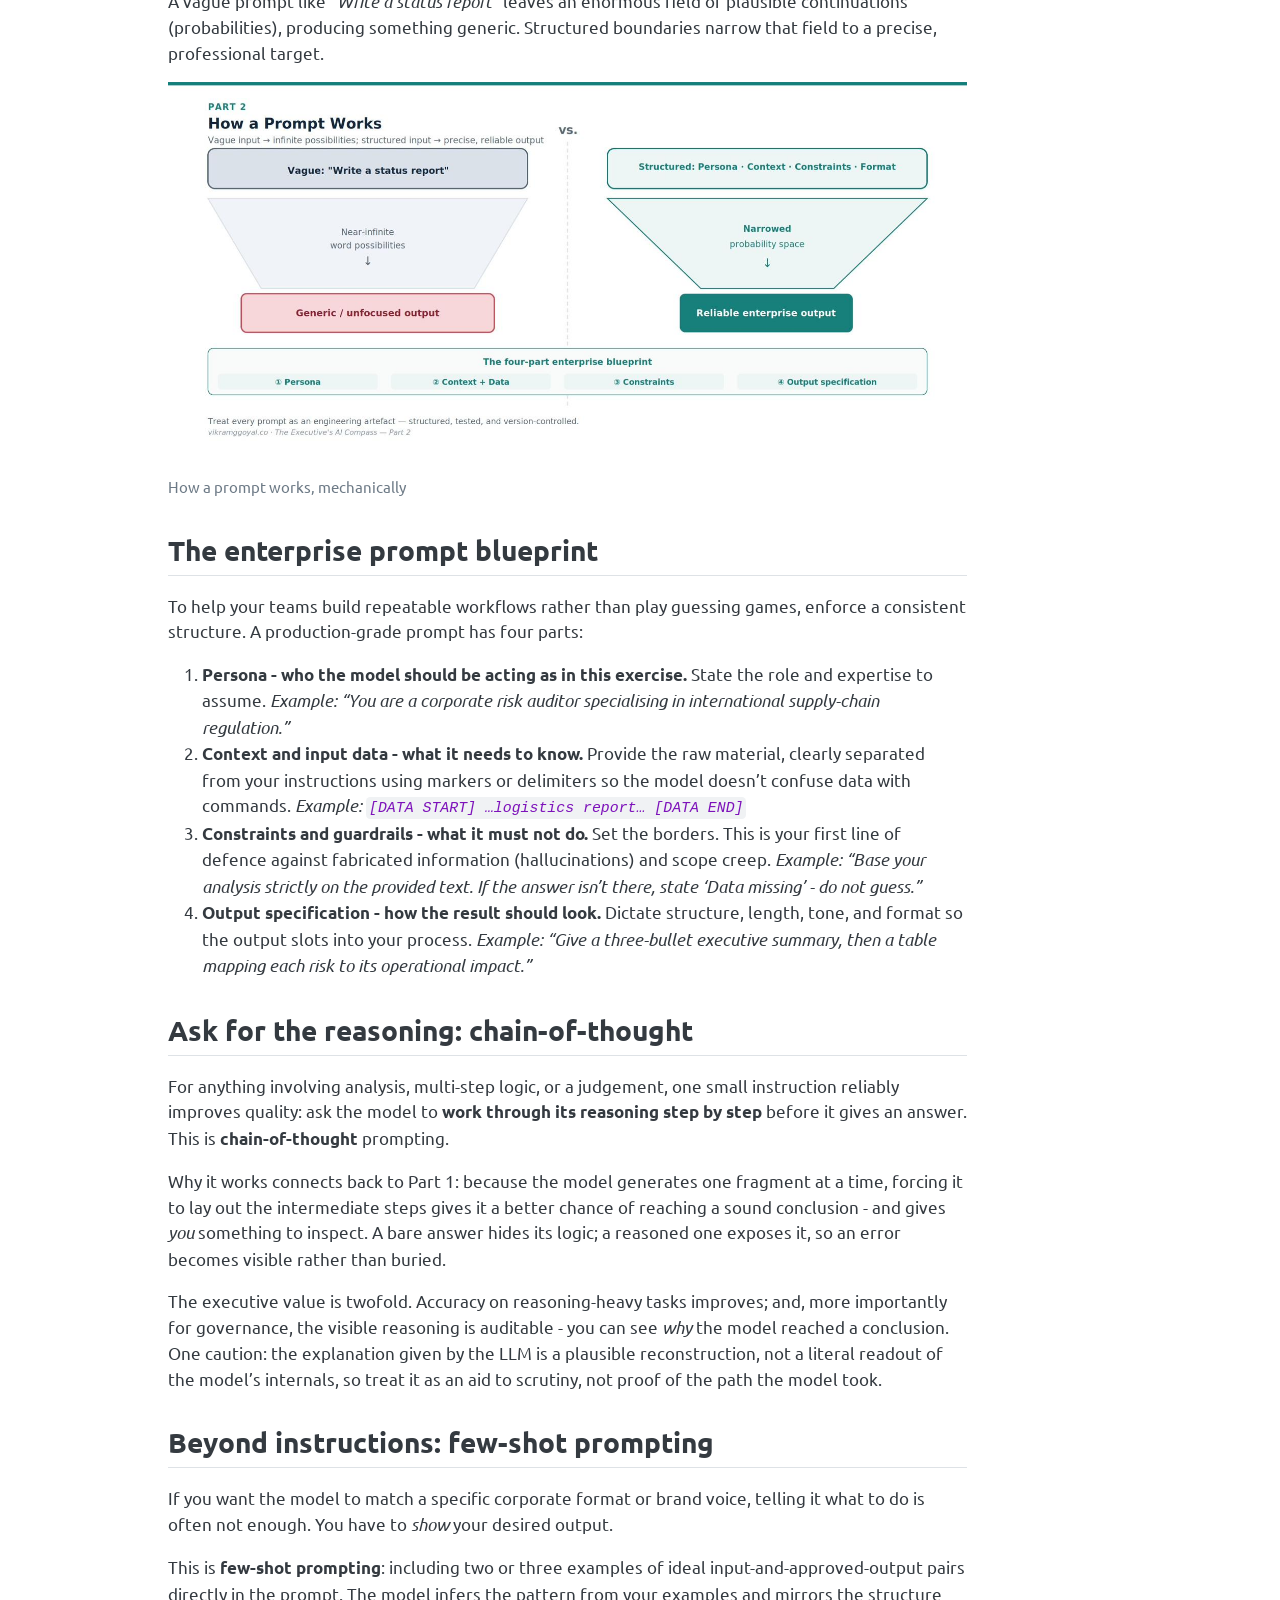
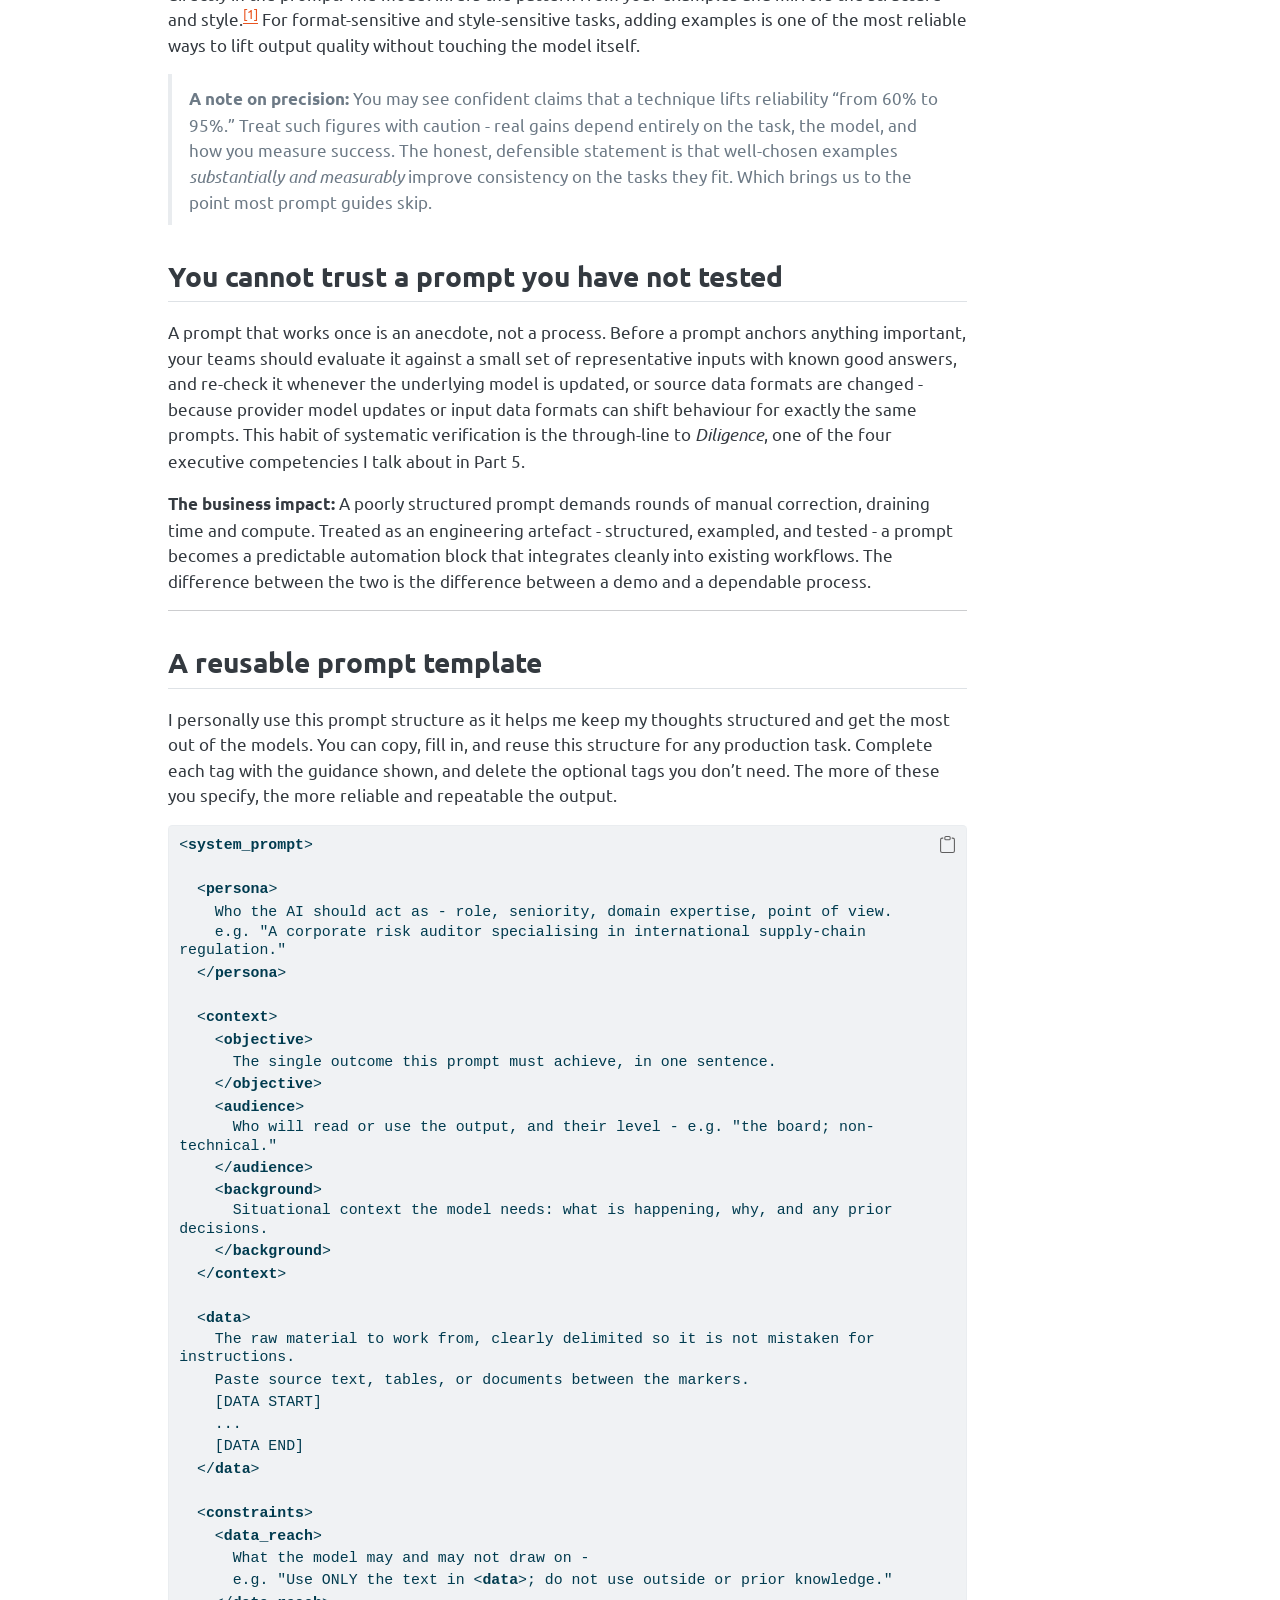
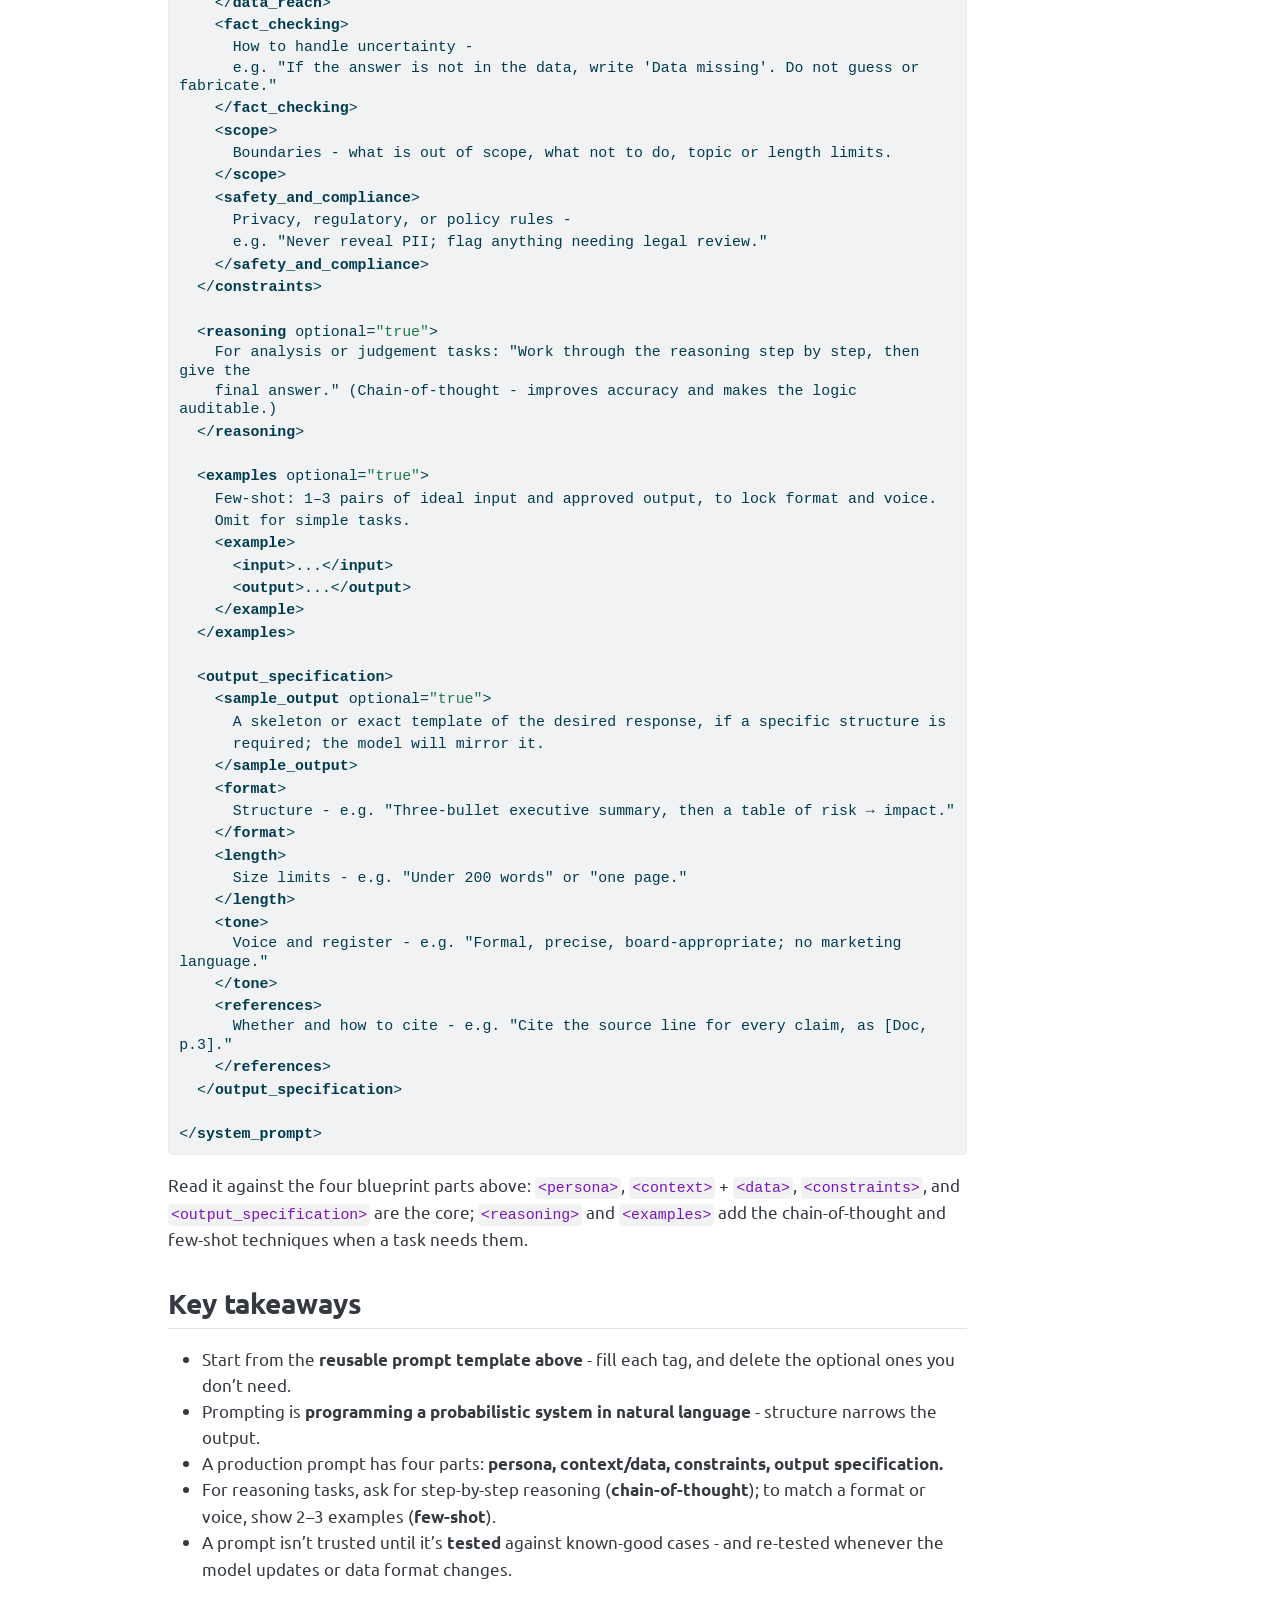
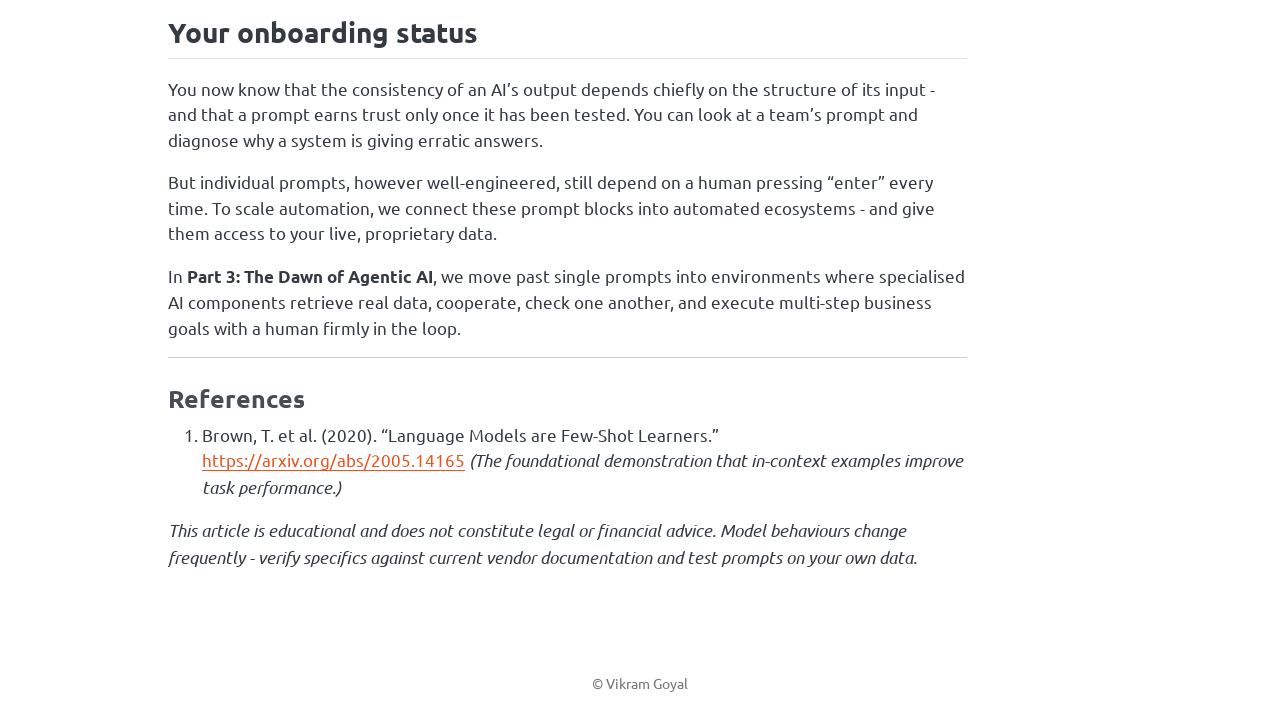
<file: posts/executives-ai-compass-part-2/index.html>
<!DOCTYPE html>
<html xmlns="http://www.w3.org/1999/xhtml" lang="en" xml:lang="en"><head>

<meta charset="utf-8">
<meta name="generator" content="quarto-1.10.19">

<meta name="viewport" content="width=device-width, initial-scale=1.0, user-scalable=yes">

<meta name="author" content="Vikram Goyal">
<meta name="dcterms.date" content="2026-08-15">
<meta name="description" content="How instructions become outputs: the four-part enterprise prompt blueprint, chain-of-thought and few-shot techniques, why a prompt isn’t trusted until it’s tested - plus a reusable prompt template.">

<title>The Executive’s AI Compass - Part 2: The Mechanics of Prompting – Vikram G Goyal</title>
<style>
/* Default styles provided by pandoc.
** See https://pandoc.org/MANUAL.html#variables-for-html for config info.
*/
span.smallcaps{font-variant: small-caps;}
div.columns{display: flex; gap: 1.5em;}
div.column{flex: auto;}
@media screen {
div.columns{gap: min(4vw, 1.5em);}
div.column{overflow-x: auto;}
}
div.hanging-indent{margin-left: 1.5em; text-indent: -1.5em;}
ul.task-list{list-style: none;}
ul.task-list li input[type="checkbox"] {
  width: 0.8em;
  margin: 0 0.8em 0.2em -1em; /* quarto-specific, see https://github.com/quarto-dev/quarto-cli/issues/4556 */ 
  vertical-align: middle;
}
/* CSS for syntax highlighting */
html { -webkit-text-size-adjust: 100%; }
pre > code.sourceCode { white-space: pre; position: relative; }
pre > code.sourceCode > span { display: inline-block; line-height: 1.25; }
pre > code.sourceCode > span:empty { height: 1.2em; }
.sourceCode { overflow: visible; }
code.sourceCode > span { color: inherit; text-decoration: inherit; }
div.sourceCode { margin: 1em 0; }
pre.sourceCode { margin: 0; }
@media screen {
div.sourceCode { overflow: auto; }
}
@media print {
pre > code.sourceCode { white-space: pre-wrap; }
pre > code.sourceCode > span { text-indent: -5em; padding-left: 5em; }
}
pre.numberSource code
  { counter-reset: source-line 0; }
pre.numberSource code > span
  { position: relative; left: -4em; counter-increment: source-line; }
pre.numberSource code > span > a:first-child::before
  { content: counter(source-line);
    position: relative; left: -1em; text-align: right; vertical-align: baseline;
    border: none; display: inline-block;
    -webkit-touch-callout: none; -webkit-user-select: none;
    -khtml-user-select: none; -moz-user-select: none;
    -ms-user-select: none; user-select: none;
    padding: 0 4px; width: 4em;
  }
pre.numberSource { margin-left: 3em;  padding-left: 4px; }
div.sourceCode
  {   }
@media screen {
pre > code.sourceCode > span > a:first-child::before { text-decoration: underline; }
}
</style>


<script src="../../site_libs/quarto-nav/quarto-nav.js"></script>
<script src="../../site_libs/quarto-nav/headroom.min.js"></script>
<script src="../../site_libs/clipboard/clipboard.min.js"></script>
<script src="../../site_libs/quarto-search/autocomplete.umd.js"></script>
<script src="../../site_libs/quarto-search/fuse.min.js"></script>
<script src="../../site_libs/quarto-search/quarto-search.js"></script>
<meta name="quarto:offset" content="../../">
<script src="../../site_libs/quarto-html/quarto.js" type="module"></script>
<script src="../../site_libs/quarto-html/tabsets/tabsets.js" type="module"></script>
<script src="../../site_libs/quarto-html/popper.min.js"></script>
<script src="../../site_libs/quarto-html/tippy.umd.min.js"></script>
<script src="../../site_libs/quarto-html/anchor.min.js"></script>
<link href="../../site_libs/quarto-html/tippy.css" rel="stylesheet">
<link href="../../site_libs/quarto-html/quarto-syntax-highlighting-bf27225e3a48a9273f3daa8f8e829971.css" rel="stylesheet" id="quarto-text-highlighting-styles">
<script src="../../site_libs/bootstrap/bootstrap.min.js"></script>
<link href="../../site_libs/bootstrap/bootstrap-icons.css" rel="stylesheet">
<link href="../../site_libs/bootstrap/bootstrap-72aa6392b8fef5f8e1400aba8338a625.min.css" rel="stylesheet" append-hash="true" id="quarto-bootstrap" data-mode="light">
<script src="../../site_libs/quarto-contrib/glightbox/glightbox.min.js"></script>
<link href="../../site_libs/quarto-contrib/glightbox/glightbox.min.css" rel="stylesheet">
<link href="../../site_libs/quarto-contrib/glightbox/lightbox.css" rel="stylesheet">
<script id="quarto-search-options" type="application/json">{
  "location": "navbar",
  "copy-button": false,
  "collapse-after": 3,
  "panel-placement": "end",
  "type": "overlay",
  "limit": 50,
  "keyboard-shortcut": [
    "f",
    "/",
    "s"
  ],
  "show-item-context": false,
  "language": {
    "search-no-results-text": "No results",
    "search-matching-documents-text": "matching documents",
    "search-copy-link-title": "Copy link to search",
    "search-hide-matches-text": "Hide additional matches",
    "search-more-match-text": "more match in this document",
    "search-more-matches-text": "more matches in this document",
    "search-clear-button-title": "Clear",
    "search-text-placeholder": "",
    "search-detached-cancel-button-title": "Cancel",
    "search-submit-button-title": "Submit",
    "search-label": "Search"
  }
}</script>
<style>html{ scroll-behavior: smooth; }</style>


<link rel="stylesheet" href="../../styles/print.css">
<meta property="og:title" content="The Executive’s AI Compass - Part 2: The Mechanics of Prompting – Vikram G Goyal">
<meta property="og:description" content="How instructions become outputs: the four-part enterprise prompt blueprint, chain-of-thought and few-shot techniques, why a prompt isn’t trusted until it’s tested - plus a reusable prompt template.">
<meta property="og:image" content="https://vikramggoyal.co/posts/executives-ai-compass-part-2/img-p2-1-how-a-prompt-works-mechanically.jpg">
<meta property="og:site_name" content="Vikram G Goyal">
<meta name="twitter:title" content="The Executive’s AI Compass - Part 2: The Mechanics of Prompting – Vikram G Goyal">
<meta name="twitter:description" content="How instructions become outputs: the four-part enterprise prompt blueprint, chain-of-thought and few-shot techniques, why a prompt isn’t trusted until it’s tested - plus a reusable prompt template.">
<meta name="twitter:image" content="https://vikramggoyal.co/posts/executives-ai-compass-part-2/img-p2-1-how-a-prompt-works-mechanically.jpg">
<meta name="twitter:card" content="summary_large_image">
</head>

<body class="nav-fixed quarto-light">

<div id="quarto-search-results"></div>
  <header id="quarto-header" class="headroom fixed-top quarto-banner">
    <nav class="navbar navbar-expand-lg " data-bs-theme="dark">
      <div class="navbar-container container-fluid">
      <div class="navbar-brand-container mx-auto">
    <a class="navbar-brand" href="../../index.html">
    <span class="navbar-title">Vikram G Goyal</span>
    </a>
  </div>
            <div id="quarto-search" class="" title="Search"></div>
          <button class="navbar-toggler" type="button" data-bs-toggle="collapse" data-bs-target="#navbarCollapse" aria-controls="navbarCollapse" role="menu" aria-expanded="false" aria-label="Toggle navigation" onclick="if (window.quartoToggleHeadroom) { window.quartoToggleHeadroom(); }">
  <span class="navbar-toggler-icon"></span>
</button>
          <div class="collapse navbar-collapse" id="navbarCollapse">
            <ul class="navbar-nav navbar-nav-scroll me-auto">
  <li class="nav-item">
    <a class="nav-link" href="../../index.html"> 
<span class="menu-text">Home</span></a>
  </li>  
  <li class="nav-item">
    <a class="nav-link" href="../../blog.html"> 
<span class="menu-text">Blog</span></a>
  </li>  
  <li class="nav-item">
    <a class="nav-link" href="../../about.html"> 
<span class="menu-text">About</span></a>
  </li>  
  <li class="nav-item dropdown ">
    <a class="nav-link dropdown-toggle" href="#" id="nav-menu-links" role="link" data-bs-toggle="dropdown" aria-expanded="false">
 <span class="menu-text">Links</span>
    </a>
    <ul class="dropdown-menu" aria-labelledby="nav-menu-links">    
        <li>
    <a class="dropdown-item" href="../../links/reading.html">
 <span class="dropdown-text">Books and Articles</span></a>
  </li>  
        <li>
    <a class="dropdown-item" href="../../links/videos_podcasts.html">
 <span class="dropdown-text">Videos and Podcasts</span></a>
  </li>  
    </ul>
  </li>
</ul>
            <ul class="navbar-nav navbar-nav-scroll ms-auto">
  <li class="nav-item compact">
    <a class="nav-link" href="https://github.com/vikramggoyal"> <i class="bi bi-github" role="img" aria-label="GitHub">
</i> 
<span class="menu-text"></span></a>
  </li>  
  <li class="nav-item compact">
    <a class="nav-link" href="../../blog.xml"> <i class="bi bi-rss" role="img" aria-label="RSS">
</i> 
<span class="menu-text"></span></a>
  </li>  
</ul>
          </div> <!-- /navcollapse -->
            <div class="quarto-navbar-tools">
</div>
      </div> <!-- /container-fluid -->
    </nav>
</header>
<!-- content -->
<header id="title-block-header" class="quarto-title-block default page-columns page-full">
  <div class="quarto-title-banner page-columns page-full">
    <div class="quarto-title column-body">
      <h1 class="title">The Executive’s AI Compass - Part 2: The Mechanics of Prompting</h1>
                  <div>
        <div class="description">
          How instructions become outputs: the four-part enterprise prompt blueprint, chain-of-thought and few-shot techniques, why a prompt isn’t trusted until it’s tested - plus a reusable prompt template.
        </div>
      </div>
                          <div class="quarto-categories">
                <div class="quarto-category">AI</div>
                <div class="quarto-category">Leadership</div>
                <div class="quarto-category">The Executive's AI Compass</div>
              </div>
                  </div>
  </div>
    
  
  <div class="quarto-title-meta">

      <div>
      <div class="quarto-title-meta-heading">Author</div>
      <div class="quarto-title-meta-contents">
               <p>Vikram Goyal </p>
            </div>
    </div>
      
      <div>
      <div class="quarto-title-meta-heading">Published</div>
      <div class="quarto-title-meta-contents">
        <p class="date">August 15, 2026</p>
      </div>
    </div>
    
      
    </div>
    
  
  </header><div id="quarto-content" class="quarto-container page-columns page-rows-contents page-layout-article page-navbar">
<!-- sidebar -->
<!-- margin-sidebar -->
    <div id="quarto-margin-sidebar" class="sidebar margin-sidebar">
        <nav id="TOC" role="doc-toc" class="toc-active">
    <h2 id="toc-title">On this page</h2>
   
  <ul>
  <li><a href="#part-2-the-mechanics-of-prompting" id="toc-part-2-the-mechanics-of-prompting" class="nav-link active" data-scroll-target="#part-2-the-mechanics-of-prompting">Part 2: The Mechanics of Prompting</a></li>
  <li><a href="#how-a-prompt-works-mechanically" id="toc-how-a-prompt-works-mechanically" class="nav-link" data-scroll-target="#how-a-prompt-works-mechanically">How a prompt works, mechanically</a></li>
  <li><a href="#the-enterprise-prompt-blueprint" id="toc-the-enterprise-prompt-blueprint" class="nav-link" data-scroll-target="#the-enterprise-prompt-blueprint">The enterprise prompt blueprint</a></li>
  <li><a href="#ask-for-the-reasoning-chain-of-thought" id="toc-ask-for-the-reasoning-chain-of-thought" class="nav-link" data-scroll-target="#ask-for-the-reasoning-chain-of-thought">Ask for the reasoning: chain-of-thought</a></li>
  <li><a href="#beyond-instructions-few-shot-prompting" id="toc-beyond-instructions-few-shot-prompting" class="nav-link" data-scroll-target="#beyond-instructions-few-shot-prompting">Beyond instructions: few-shot prompting</a></li>
  <li><a href="#you-cannot-trust-a-prompt-you-have-not-tested" id="toc-you-cannot-trust-a-prompt-you-have-not-tested" class="nav-link" data-scroll-target="#you-cannot-trust-a-prompt-you-have-not-tested">You cannot trust a prompt you have not tested</a></li>
  <li><a href="#a-reusable-prompt-template" id="toc-a-reusable-prompt-template" class="nav-link" data-scroll-target="#a-reusable-prompt-template">A reusable prompt template</a></li>
  <li><a href="#key-takeaways" id="toc-key-takeaways" class="nav-link" data-scroll-target="#key-takeaways">Key takeaways</a></li>
  <li><a href="#your-onboarding-status" id="toc-your-onboarding-status" class="nav-link" data-scroll-target="#your-onboarding-status">Your onboarding status</a>
  <ul class="collapse">
  <li><a href="#references" id="toc-references" class="nav-link" data-scroll-target="#references">References</a></li>
  </ul></li>
  </ul>
</nav>
    </div>
<!-- main -->
<main class="content quarto-banner-title-block" id="quarto-document-content">





<div class="post-header no-print">
<div class="post-header__byline">
<p><span class="post-header__date">August 15, 2026</span> | Vikram Goyal</p>
</div>
<div class="post-toolbar" role="group" aria-label="Post actions">
  <button type="button" class="post-toolbar__btn" data-action="print" onclick="window.print()" title="Print">
    <i class="bi bi-printer" aria-hidden="true"></i><span>Print</span>
  </button>
  <a class="post-toolbar__btn" data-action="pdf" id="pdf-download-btn" href="index.pdf" download="" title="Download as PDF">
    <i class="bi bi-file-earmark-pdf" aria-hidden="true"></i><span>Download</span>
  </a>
</div>
<script>
(function () {
  // Derive the PDF filename from the post slug (the containing folder name in the URL).
  var btn = document.getElementById('pdf-download-btn');
  if (!btn) return;
  var parts = window.location.pathname.replace(/\/$/, '').split('/');
  var slug = parts[parts.length - 1];
  if (slug && slug !== 'posts') {
    btn.href = slug + '.pdf';
    btn.download = slug + '.pdf';
  }
})();
</script>
</div>
<p><em>Views are my own, not those of my employer or clients. Some specifics (model names, regulations) may date over time.</em></p>
<p>In Part 1 we examined the building blocks of the digital brain - tokens, word maps, the memory desk, parameters, and the creativity dial - and reframed viewing an AI model as a hyper-sophisticated prediction engine.</p>
<p><strong>The series map:</strong></p>
<ul>
<li><strong><a href="https://vikramggoyal.co/posts/executives-ai-compass-part-1/">Part 1: Demystifying the Digital Brain</a></strong></li>
<li><strong>Part 2: The Mechanics of Prompting</strong> <em>(you are here)</em></li>
<li><strong>Part 3: The Dawn of Agentic AI</strong></li>
<li><strong>Part 4: Architectural Fluency</strong></li>
<li><strong>Part 5: Leading Enterprise AI Projects</strong></li>
<li><strong>Part 6: The Operating Model</strong></li>
<li><strong>Part 7: The Data Foundation</strong></li>
<li><strong>Part 8: When AI Joins the Management System</strong></li>
<li><strong>Bonus: Downloadable Artefacts for Leading AI Projects</strong></li>
</ul>
<p>Now we turn to your primary steering wheel: how you actually talk to the machine to get <strong>reliable, enterprise-grade results.</strong></p>
<hr>
<section id="part-2-the-mechanics-of-prompting" class="level2">
<h2 class="anchored" data-anchor-id="part-2-the-mechanics-of-prompting">Part 2: The Mechanics of Prompting</h2>
<p>Early adopters of LLMs coined a flashy phrase - “prompt engineering”.</p>
<p>Remember from Part 1, AI models are mathematical probabilistic engines trained on natural language where words are stored in a neighbourhood map. Prompting is directing your AI model to access the correct neighbourhood maps to get you a reliable response.</p>
<p>An LLM does not think, feel, or intrinsically understand your goals. When you write a prompt, you are not having a casual conversation - you are narrowing the mathematical probabilities of what the model produces next. To bridge the gap between casual chat and predictable corporate output, it helps to understand what happens when a prompt is processed.</p>
<p>Worth noting: leading model providers have made prompting far more forgiving than it was in 2023. Clear, well-structured instructions still matter enormously - but the goal today is <em>reliability and repeatability</em>.</p>
</section>
<section id="how-a-prompt-works-mechanically" class="level2">
<h2 class="anchored" data-anchor-id="how-a-prompt-works-mechanically">How a prompt works, mechanically</h2>
<p>When your team submits a prompt, the text becomes tokens and flows into the model’s network. Your instructions act like a filter. By supplying a role, vocabulary, constraints, and context, you shift the internal probabilities toward the kind of output you want.</p>
<p>A vague prompt like <em>“Write a status report”</em> leaves an enormous field of plausible continuations (probabilities), producing something generic. Structured boundaries narrow that field to a precise, professional target.</p>
<div class="quarto-figure quarto-figure-center">
<figure class="figure">
<p><a href="img-p2-1-how-a-prompt-works-mechanically.jpg" class="lightbox" data-gallery="quarto-lightbox-gallery-1" title="How a prompt works, mechanically"><img src="img-p2-1-how-a-prompt-works-mechanically.jpg" class="img-fluid figure-img" alt="How a prompt works, mechanically"></a></p>
<figcaption>How a prompt works, mechanically</figcaption>
</figure>
</div>
</section>
<section id="the-enterprise-prompt-blueprint" class="level2">
<h2 class="anchored" data-anchor-id="the-enterprise-prompt-blueprint">The enterprise prompt blueprint</h2>
<p>To help your teams build repeatable workflows rather than play guessing games, enforce a consistent structure. A production-grade prompt has four parts:</p>
<ol type="1">
<li><strong>Persona - who the model should be acting as in this exercise.</strong> State the role and expertise to assume. <em>Example: “You are a corporate risk auditor specialising in international supply-chain regulation.”</em></li>
<li><strong>Context and input data - what it needs to know.</strong> Provide the raw material, clearly separated from your instructions using markers or delimiters so the model doesn’t confuse data with commands. <em>Example: <code>[DATA START] …logistics report… [DATA END]</code></em></li>
<li><strong>Constraints and guardrails - what it must not do.</strong> Set the borders. This is your first line of defence against fabricated information (hallucinations) and scope creep. <em>Example: “Base your analysis strictly on the provided text. If the answer isn’t there, state ‘Data missing’ - do not guess.”</em></li>
<li><strong>Output specification - how the result should look.</strong> Dictate structure, length, tone, and format so the output slots into your process. <em>Example: “Give a three-bullet executive summary, then a table mapping each risk to its operational impact.”</em></li>
</ol>
</section>
<section id="ask-for-the-reasoning-chain-of-thought" class="level2">
<h2 class="anchored" data-anchor-id="ask-for-the-reasoning-chain-of-thought">Ask for the reasoning: chain-of-thought</h2>
<p>For anything involving analysis, multi-step logic, or a judgement, one small instruction reliably improves quality: ask the model to <strong>work through its reasoning step by step</strong> before it gives an answer. This is <strong>chain-of-thought</strong> prompting.</p>
<p>Why it works connects back to Part 1: because the model generates one fragment at a time, forcing it to lay out the intermediate steps gives it a better chance of reaching a sound conclusion - and gives <em>you</em> something to inspect. A bare answer hides its logic; a reasoned one exposes it, so an error becomes visible rather than buried.</p>
<p>The executive value is twofold. Accuracy on reasoning-heavy tasks improves; and, more importantly for governance, the visible reasoning is auditable - you can see <em>why</em> the model reached a conclusion. One caution: the explanation given by the LLM is a plausible reconstruction, not a literal readout of the model’s internals, so treat it as an aid to scrutiny, not proof of the path the model took.</p>
</section>
<section id="beyond-instructions-few-shot-prompting" class="level2">
<h2 class="anchored" data-anchor-id="beyond-instructions-few-shot-prompting">Beyond instructions: few-shot prompting</h2>
<p>If you want the model to match a specific corporate format or brand voice, telling it what to do is often not enough. You have to <em>show</em> your desired output.</p>
<p>This is <strong>few-shot prompting</strong>: including two or three examples of ideal input-and-approved-output pairs directly in the prompt. The model infers the pattern from your examples and mirrors the structure and style.<a href="#ref-1" class="refmark">[1]</a> For format-sensitive and style-sensitive tasks, adding examples is one of the most reliable ways to lift output quality without touching the model itself.</p>
<blockquote class="blockquote">
<p><strong>A note on precision:</strong> You may see confident claims that a technique lifts reliability “from 60% to 95%.” Treat such figures with caution - real gains depend entirely on the task, the model, and how you measure success. The honest, defensible statement is that well-chosen examples <em>substantially and measurably</em> improve consistency on the tasks they fit. Which brings us to the point most prompt guides skip.</p>
</blockquote>
</section>
<section id="you-cannot-trust-a-prompt-you-have-not-tested" class="level2">
<h2 class="anchored" data-anchor-id="you-cannot-trust-a-prompt-you-have-not-tested">You cannot trust a prompt you have not tested</h2>
<p>A prompt that works once is an anecdote, not a process. Before a prompt anchors anything important, your teams should evaluate it against a small set of representative inputs with known good answers, and re-check it whenever the underlying model is updated, or source data formats are changed - because provider model updates or input data formats can shift behaviour for exactly the same prompts. This habit of systematic verification is the through-line to <em>Diligence</em>, one of the four executive competencies I talk about in Part 5.</p>
<p><strong>The business impact:</strong> A poorly structured prompt demands rounds of manual correction, draining time and compute. Treated as an engineering artefact - structured, exampled, and tested - a prompt becomes a predictable automation block that integrates cleanly into existing workflows. The difference between the two is the difference between a demo and a dependable process.</p>
<hr>
</section>
<section id="a-reusable-prompt-template" class="level2">
<h2 class="anchored" data-anchor-id="a-reusable-prompt-template">A reusable prompt template</h2>
<p>I personally use this prompt structure as it helps me keep my thoughts structured and get the most out of the models. You can copy, fill in, and reuse this structure for any production task. Complete each tag with the guidance shown, and delete the optional tags you don’t need. The more of these you specify, the more reliable and repeatable the output.</p>
<div class="code-copy-outer-scaffold"><div class="sourceCode" id="cb1"><pre class="sourceCode xml code-with-copy"><code class="sourceCode xml"><span id="cb1-1"><a href="#cb1-1" aria-hidden="true" tabindex="-1"></a>&lt;<span class="kw">system_prompt</span>&gt;</span>
<span id="cb1-2"><a href="#cb1-2" aria-hidden="true" tabindex="-1"></a></span>
<span id="cb1-3"><a href="#cb1-3" aria-hidden="true" tabindex="-1"></a>  &lt;<span class="kw">persona</span>&gt;</span>
<span id="cb1-4"><a href="#cb1-4" aria-hidden="true" tabindex="-1"></a>    Who the AI should act as - role, seniority, domain expertise, point of view.</span>
<span id="cb1-5"><a href="#cb1-5" aria-hidden="true" tabindex="-1"></a>    e.g. "A corporate risk auditor specialising in international supply-chain regulation."</span>
<span id="cb1-6"><a href="#cb1-6" aria-hidden="true" tabindex="-1"></a>  &lt;/<span class="kw">persona</span>&gt;</span>
<span id="cb1-7"><a href="#cb1-7" aria-hidden="true" tabindex="-1"></a></span>
<span id="cb1-8"><a href="#cb1-8" aria-hidden="true" tabindex="-1"></a>  &lt;<span class="kw">context</span>&gt;</span>
<span id="cb1-9"><a href="#cb1-9" aria-hidden="true" tabindex="-1"></a>    &lt;<span class="kw">objective</span>&gt;</span>
<span id="cb1-10"><a href="#cb1-10" aria-hidden="true" tabindex="-1"></a>      The single outcome this prompt must achieve, in one sentence.</span>
<span id="cb1-11"><a href="#cb1-11" aria-hidden="true" tabindex="-1"></a>    &lt;/<span class="kw">objective</span>&gt;</span>
<span id="cb1-12"><a href="#cb1-12" aria-hidden="true" tabindex="-1"></a>    &lt;<span class="kw">audience</span>&gt;</span>
<span id="cb1-13"><a href="#cb1-13" aria-hidden="true" tabindex="-1"></a>      Who will read or use the output, and their level - e.g. "the board; non-technical."</span>
<span id="cb1-14"><a href="#cb1-14" aria-hidden="true" tabindex="-1"></a>    &lt;/<span class="kw">audience</span>&gt;</span>
<span id="cb1-15"><a href="#cb1-15" aria-hidden="true" tabindex="-1"></a>    &lt;<span class="kw">background</span>&gt;</span>
<span id="cb1-16"><a href="#cb1-16" aria-hidden="true" tabindex="-1"></a>      Situational context the model needs: what is happening, why, and any prior decisions.</span>
<span id="cb1-17"><a href="#cb1-17" aria-hidden="true" tabindex="-1"></a>    &lt;/<span class="kw">background</span>&gt;</span>
<span id="cb1-18"><a href="#cb1-18" aria-hidden="true" tabindex="-1"></a>  &lt;/<span class="kw">context</span>&gt;</span>
<span id="cb1-19"><a href="#cb1-19" aria-hidden="true" tabindex="-1"></a></span>
<span id="cb1-20"><a href="#cb1-20" aria-hidden="true" tabindex="-1"></a>  &lt;<span class="kw">data</span>&gt;</span>
<span id="cb1-21"><a href="#cb1-21" aria-hidden="true" tabindex="-1"></a>    The raw material to work from, clearly delimited so it is not mistaken for instructions.</span>
<span id="cb1-22"><a href="#cb1-22" aria-hidden="true" tabindex="-1"></a>    Paste source text, tables, or documents between the markers.</span>
<span id="cb1-23"><a href="#cb1-23" aria-hidden="true" tabindex="-1"></a>    [DATA START]</span>
<span id="cb1-24"><a href="#cb1-24" aria-hidden="true" tabindex="-1"></a>    ...</span>
<span id="cb1-25"><a href="#cb1-25" aria-hidden="true" tabindex="-1"></a>    [DATA END]</span>
<span id="cb1-26"><a href="#cb1-26" aria-hidden="true" tabindex="-1"></a>  &lt;/<span class="kw">data</span>&gt;</span>
<span id="cb1-27"><a href="#cb1-27" aria-hidden="true" tabindex="-1"></a></span>
<span id="cb1-28"><a href="#cb1-28" aria-hidden="true" tabindex="-1"></a>  &lt;<span class="kw">constraints</span>&gt;</span>
<span id="cb1-29"><a href="#cb1-29" aria-hidden="true" tabindex="-1"></a>    &lt;<span class="kw">data_reach</span>&gt;</span>
<span id="cb1-30"><a href="#cb1-30" aria-hidden="true" tabindex="-1"></a>      What the model may and may not draw on -</span>
<span id="cb1-31"><a href="#cb1-31" aria-hidden="true" tabindex="-1"></a>      e.g. "Use ONLY the text in &lt;<span class="kw">data</span>&gt;; do not use outside or prior knowledge."</span>
<span id="cb1-32"><a href="#cb1-32" aria-hidden="true" tabindex="-1"></a>    &lt;/<span class="kw">data_reach</span>&gt;</span>
<span id="cb1-33"><a href="#cb1-33" aria-hidden="true" tabindex="-1"></a>    &lt;<span class="kw">fact_checking</span>&gt;</span>
<span id="cb1-34"><a href="#cb1-34" aria-hidden="true" tabindex="-1"></a>      How to handle uncertainty -</span>
<span id="cb1-35"><a href="#cb1-35" aria-hidden="true" tabindex="-1"></a>      e.g. "If the answer is not in the data, write 'Data missing'. Do not guess or fabricate."</span>
<span id="cb1-36"><a href="#cb1-36" aria-hidden="true" tabindex="-1"></a>    &lt;/<span class="kw">fact_checking</span>&gt;</span>
<span id="cb1-37"><a href="#cb1-37" aria-hidden="true" tabindex="-1"></a>    &lt;<span class="kw">scope</span>&gt;</span>
<span id="cb1-38"><a href="#cb1-38" aria-hidden="true" tabindex="-1"></a>      Boundaries - what is out of scope, what not to do, topic or length limits.</span>
<span id="cb1-39"><a href="#cb1-39" aria-hidden="true" tabindex="-1"></a>    &lt;/<span class="kw">scope</span>&gt;</span>
<span id="cb1-40"><a href="#cb1-40" aria-hidden="true" tabindex="-1"></a>    &lt;<span class="kw">safety_and_compliance</span>&gt;</span>
<span id="cb1-41"><a href="#cb1-41" aria-hidden="true" tabindex="-1"></a>      Privacy, regulatory, or policy rules -</span>
<span id="cb1-42"><a href="#cb1-42" aria-hidden="true" tabindex="-1"></a>      e.g. "Never reveal PII; flag anything needing legal review."</span>
<span id="cb1-43"><a href="#cb1-43" aria-hidden="true" tabindex="-1"></a>    &lt;/<span class="kw">safety_and_compliance</span>&gt;</span>
<span id="cb1-44"><a href="#cb1-44" aria-hidden="true" tabindex="-1"></a>  &lt;/<span class="kw">constraints</span>&gt;</span>
<span id="cb1-45"><a href="#cb1-45" aria-hidden="true" tabindex="-1"></a></span>
<span id="cb1-46"><a href="#cb1-46" aria-hidden="true" tabindex="-1"></a>  &lt;<span class="kw">reasoning</span> <span class="ot">optional=</span><span class="st">"true"</span>&gt;</span>
<span id="cb1-47"><a href="#cb1-47" aria-hidden="true" tabindex="-1"></a>    For analysis or judgement tasks: "Work through the reasoning step by step, then give the</span>
<span id="cb1-48"><a href="#cb1-48" aria-hidden="true" tabindex="-1"></a>    final answer." (Chain-of-thought - improves accuracy and makes the logic auditable.)</span>
<span id="cb1-49"><a href="#cb1-49" aria-hidden="true" tabindex="-1"></a>  &lt;/<span class="kw">reasoning</span>&gt;</span>
<span id="cb1-50"><a href="#cb1-50" aria-hidden="true" tabindex="-1"></a></span>
<span id="cb1-51"><a href="#cb1-51" aria-hidden="true" tabindex="-1"></a>  &lt;<span class="kw">examples</span> <span class="ot">optional=</span><span class="st">"true"</span>&gt;</span>
<span id="cb1-52"><a href="#cb1-52" aria-hidden="true" tabindex="-1"></a>    Few-shot: 1–3 pairs of ideal input and approved output, to lock format and voice.</span>
<span id="cb1-53"><a href="#cb1-53" aria-hidden="true" tabindex="-1"></a>    Omit for simple tasks.</span>
<span id="cb1-54"><a href="#cb1-54" aria-hidden="true" tabindex="-1"></a>    &lt;<span class="kw">example</span>&gt;</span>
<span id="cb1-55"><a href="#cb1-55" aria-hidden="true" tabindex="-1"></a>      &lt;<span class="kw">input</span>&gt;...&lt;/<span class="kw">input</span>&gt;</span>
<span id="cb1-56"><a href="#cb1-56" aria-hidden="true" tabindex="-1"></a>      &lt;<span class="kw">output</span>&gt;...&lt;/<span class="kw">output</span>&gt;</span>
<span id="cb1-57"><a href="#cb1-57" aria-hidden="true" tabindex="-1"></a>    &lt;/<span class="kw">example</span>&gt;</span>
<span id="cb1-58"><a href="#cb1-58" aria-hidden="true" tabindex="-1"></a>  &lt;/<span class="kw">examples</span>&gt;</span>
<span id="cb1-59"><a href="#cb1-59" aria-hidden="true" tabindex="-1"></a></span>
<span id="cb1-60"><a href="#cb1-60" aria-hidden="true" tabindex="-1"></a>  &lt;<span class="kw">output_specification</span>&gt;</span>
<span id="cb1-61"><a href="#cb1-61" aria-hidden="true" tabindex="-1"></a>    &lt;<span class="kw">sample_output</span> <span class="ot">optional=</span><span class="st">"true"</span>&gt;</span>
<span id="cb1-62"><a href="#cb1-62" aria-hidden="true" tabindex="-1"></a>      A skeleton or exact template of the desired response, if a specific structure is</span>
<span id="cb1-63"><a href="#cb1-63" aria-hidden="true" tabindex="-1"></a>      required; the model will mirror it.</span>
<span id="cb1-64"><a href="#cb1-64" aria-hidden="true" tabindex="-1"></a>    &lt;/<span class="kw">sample_output</span>&gt;</span>
<span id="cb1-65"><a href="#cb1-65" aria-hidden="true" tabindex="-1"></a>    &lt;<span class="kw">format</span>&gt;</span>
<span id="cb1-66"><a href="#cb1-66" aria-hidden="true" tabindex="-1"></a>      Structure - e.g. "Three-bullet executive summary, then a table of risk → impact."</span>
<span id="cb1-67"><a href="#cb1-67" aria-hidden="true" tabindex="-1"></a>    &lt;/<span class="kw">format</span>&gt;</span>
<span id="cb1-68"><a href="#cb1-68" aria-hidden="true" tabindex="-1"></a>    &lt;<span class="kw">length</span>&gt;</span>
<span id="cb1-69"><a href="#cb1-69" aria-hidden="true" tabindex="-1"></a>      Size limits - e.g. "Under 200 words" or "one page."</span>
<span id="cb1-70"><a href="#cb1-70" aria-hidden="true" tabindex="-1"></a>    &lt;/<span class="kw">length</span>&gt;</span>
<span id="cb1-71"><a href="#cb1-71" aria-hidden="true" tabindex="-1"></a>    &lt;<span class="kw">tone</span>&gt;</span>
<span id="cb1-72"><a href="#cb1-72" aria-hidden="true" tabindex="-1"></a>      Voice and register - e.g. "Formal, precise, board-appropriate; no marketing language."</span>
<span id="cb1-73"><a href="#cb1-73" aria-hidden="true" tabindex="-1"></a>    &lt;/<span class="kw">tone</span>&gt;</span>
<span id="cb1-74"><a href="#cb1-74" aria-hidden="true" tabindex="-1"></a>    &lt;<span class="kw">references</span>&gt;</span>
<span id="cb1-75"><a href="#cb1-75" aria-hidden="true" tabindex="-1"></a>      Whether and how to cite - e.g. "Cite the source line for every claim, as [Doc, p.3]."</span>
<span id="cb1-76"><a href="#cb1-76" aria-hidden="true" tabindex="-1"></a>    &lt;/<span class="kw">references</span>&gt;</span>
<span id="cb1-77"><a href="#cb1-77" aria-hidden="true" tabindex="-1"></a>  &lt;/<span class="kw">output_specification</span>&gt;</span>
<span id="cb1-78"><a href="#cb1-78" aria-hidden="true" tabindex="-1"></a></span>
<span id="cb1-79"><a href="#cb1-79" aria-hidden="true" tabindex="-1"></a>&lt;/<span class="kw">system_prompt</span>&gt;</span></code></pre></div><button title="Copy to Clipboard" class="code-copy-button"><i class="bi"></i></button></div>
<p>Read it against the four blueprint parts above: <code>&lt;persona&gt;</code>, <code>&lt;context&gt;</code> + <code>&lt;data&gt;</code>, <code>&lt;constraints&gt;</code>, and <code>&lt;output_specification&gt;</code> are the core; <code>&lt;reasoning&gt;</code> and <code>&lt;examples&gt;</code> add the chain-of-thought and few-shot techniques when a task needs them.</p>
</section>
<section id="key-takeaways" class="level2">
<h2 class="anchored" data-anchor-id="key-takeaways">Key takeaways</h2>
<ul>
<li>Start from the <strong>reusable prompt template above</strong> - fill each tag, and delete the optional ones you don’t need.</li>
<li>Prompting is <strong>programming a probabilistic system in natural language</strong> - structure narrows the output.</li>
<li>A production prompt has four parts: <strong>persona, context/data, constraints, output specification.</strong></li>
<li>For reasoning tasks, ask for step-by-step reasoning (<strong>chain-of-thought</strong>); to match a format or voice, show 2–3 examples (<strong>few-shot</strong>).</li>
<li>A prompt isn’t trusted until it’s <strong>tested</strong> against known-good cases - and re-tested whenever the model updates or data format changes.</li>
</ul>
</section>
<section id="your-onboarding-status" class="level2">
<h2 class="anchored" data-anchor-id="your-onboarding-status">Your onboarding status</h2>
<p>You now know that the consistency of an AI’s output depends chiefly on the structure of its input - and that a prompt earns trust only once it has been tested. You can look at a team’s prompt and diagnose why a system is giving erratic answers.</p>
<p>But individual prompts, however well-engineered, still depend on a human pressing “enter” every time. To scale automation, we connect these prompt blocks into automated ecosystems - and give them access to your live, proprietary data.</p>
<p>In <strong>Part 3: The Dawn of Agentic AI</strong>, we move past single prompts into environments where specialised AI components retrieve real data, cooperate, check one another, and execute multi-step business goals with a human firmly in the loop.</p>
<hr>
<section id="references" class="level3">
<h3 class="anchored" data-anchor-id="references">References</h3>
<ol type="1">
<li><span id="ref-1"></span>Brown, T. et al.&nbsp;(2020). “Language Models are Few-Shot Learners.” <a href="https://arxiv.org/abs/2005.14165" class="uri">https://arxiv.org/abs/2005.14165</a> <em>(The foundational demonstration that in-context examples improve task performance.)</em></li>
</ol>
<p><em>This article is educational and does not constitute legal or financial advice. Model behaviours change frequently - verify specifics against current vendor documentation and test prompts on your own data.</em></p>


</section>
</section>

</main> <!-- /main -->
<script id="quarto-html-after-body" type="application/javascript">
  window.document.addEventListener("DOMContentLoaded", function (event) {
    const icon = "";
    const anchorJS = new window.AnchorJS();
    anchorJS.options = {
      placement: 'right',
      icon: icon
    };
    anchorJS.add('.anchored');
    const isCodeAnnotation = (el) => {
      for (const clz of el.classList) {
        if (clz.startsWith('code-annotation-')) {                     
          return true;
        }
      }
      return false;
    }
    const onCopySuccess = function(e) {
      // button target
      const button = e.trigger;
      // don't keep focus
      button.blur();
      // flash "checked"
      button.classList.add('code-copy-button-checked');
      var currentTitle = button.getAttribute("title");
      button.setAttribute("title", "Copied!");
      let tooltip;
      if (window.bootstrap) {
        button.setAttribute("data-bs-toggle", "tooltip");
        button.setAttribute("data-bs-placement", "left");
        button.setAttribute("data-bs-title", "Copied!");
        tooltip = new bootstrap.Tooltip(button, 
          { trigger: "manual", 
            customClass: "code-copy-button-tooltip",
            offset: [0, -8]});
        tooltip.show();    
      }
      setTimeout(function() {
        if (tooltip) {
          tooltip.hide();
          button.removeAttribute("data-bs-title");
          button.removeAttribute("data-bs-toggle");
          button.removeAttribute("data-bs-placement");
        }
        button.setAttribute("title", currentTitle);
        button.classList.remove('code-copy-button-checked');
      }, 1000);
      // clear code selection
      e.clearSelection();
    }
    const getTextToCopy = function(trigger) {
      const outerScaffold = trigger.parentElement.cloneNode(true);
      const codeEl = outerScaffold.querySelector('code');
      for (const childEl of codeEl.children) {
        if (isCodeAnnotation(childEl)) {
          childEl.remove();
        }
      }
      return codeEl.innerText;
    }
    const clipboard = new window.ClipboardJS('.code-copy-button:not([data-in-quarto-modal])', {
      text: getTextToCopy
    });
    clipboard.on('success', onCopySuccess);
    if (window.document.getElementById('quarto-embedded-source-code-modal')) {
      const clipboardModal = new window.ClipboardJS('.code-copy-button[data-in-quarto-modal]', {
        text: getTextToCopy,
        container: window.document.getElementById('quarto-embedded-source-code-modal')
      });
      clipboardModal.on('success', onCopySuccess);
    }
      var localhostRegex = new RegExp(/^(?:http|https):\/\/localhost\:?[0-9]*\//);
      var mailtoRegex = new RegExp(/^mailto:/);
        var filterRegex = new RegExp("https:\/\/vikramggoyal\.co");
      var isInternal = (href) => {
          return filterRegex.test(href) || localhostRegex.test(href) || mailtoRegex.test(href);
      }
      // Inspect non-navigation links and adorn them if external
     var links = window.document.querySelectorAll('a[href]:not(.nav-link):not(.navbar-brand):not(.toc-action):not(.sidebar-link):not(.sidebar-item-toggle):not(.pagination-link):not(.no-external):not([aria-hidden]):not(.dropdown-item):not(.quarto-navigation-tool):not(.about-link)');
      for (var i=0; i<links.length; i++) {
        const link = links[i];
        if (!isInternal(link.href)) {
          // undo the damage that might have been done by quarto-nav.js in the case of
          // links that we want to consider external
          if (link.dataset.originalHref !== undefined) {
            link.href = link.dataset.originalHref;
          }
        }
      }
    function tippyHover(el, contentFn, onTriggerFn, onUntriggerFn) {
      const config = {
        allowHTML: true,
        maxWidth: 500,
        delay: 100,
        arrow: false,
        appendTo: function(el) {
            return el.parentElement;
        },
        interactive: true,
        interactiveBorder: 10,
        theme: 'quarto',
        placement: 'bottom-start',
      };
      if (contentFn) {
        config.content = contentFn;
      }
      if (onTriggerFn) {
        config.onTrigger = onTriggerFn;
      }
      if (onUntriggerFn) {
        config.onUntrigger = onUntriggerFn;
      }
      window.tippy(el, config); 
    }
    const noterefs = window.document.querySelectorAll('a[role="doc-noteref"]');
    for (var i=0; i<noterefs.length; i++) {
      const ref = noterefs[i];
      tippyHover(ref, function() {
        // use id or data attribute instead here
        let href = ref.getAttribute('data-footnote-href') || ref.getAttribute('href');
        try { href = new URL(href).hash; } catch {}
        const id = href.replace(/^#\/?/, "");
        const note = window.document.getElementById(id);
        if (note) {
          return note.innerHTML;
        } else {
          return "";
        }
      });
    }
    const xrefs = window.document.querySelectorAll('a.quarto-xref');
    const processXRef = (id, note) => {
      // Strip column container classes
      const stripColumnClz = (el) => {
        el.classList.remove("page-full", "page-columns");
        if (el.children) {
          for (const child of el.children) {
            stripColumnClz(child);
          }
        }
      }
      stripColumnClz(note)
      if (id === null || id.startsWith('sec-')) {
        // Special case sections, only their first couple elements
        const container = document.createElement("div");
        if (note.children && note.children.length > 2) {
          container.appendChild(note.children[0].cloneNode(true));
          for (let i = 1; i < note.children.length; i++) {
            const child = note.children[i];
            if (child.tagName === "P" && child.innerText === "") {
              continue;
            } else {
              container.appendChild(child.cloneNode(true));
              break;
            }
          }
          if (window.Quarto?.typesetMath) {
            window.Quarto.typesetMath(container);
          }
          return container.innerHTML
        } else {
          if (window.Quarto?.typesetMath) {
            window.Quarto.typesetMath(note);
          }
          return note.innerHTML;
        }
      } else {
        // Remove any anchor links if they are present
        const anchorLink = note.querySelector('a.anchorjs-link');
        if (anchorLink) {
          anchorLink.remove();
        }
        if (window.Quarto?.typesetMath) {
          window.Quarto.typesetMath(note);
        }
        if (note.classList.contains("callout")) {
          return note.outerHTML;
        } else {
          return note.innerHTML;
        }
      }
    }
    for (var i=0; i<xrefs.length; i++) {
      const xref = xrefs[i];
      tippyHover(xref, undefined, function(instance) {
        instance.disable();
        let url = xref.getAttribute('href');
        let hash = undefined; 
        if (url.startsWith('#')) {
          hash = url;
        } else {
          try { hash = new URL(url).hash; } catch {}
        }
        if (hash) {
          const id = hash.replace(/^#\/?/, "");
          const note = window.document.getElementById(id);
          if (note !== null) {
            try {
              const html = processXRef(id, note.cloneNode(true));
              instance.setContent(html);
            } finally {
              instance.enable();
              instance.show();
            }
          } else {
            // See if we can fetch this
            fetch(url.split('#')[0])
            .then(res => res.text())
            .then(html => {
              const parser = new DOMParser();
              const htmlDoc = parser.parseFromString(html, "text/html");
              const note = htmlDoc.getElementById(id);
              if (note !== null) {
                const html = processXRef(id, note);
                instance.setContent(html);
              } 
            }).finally(() => {
              instance.enable();
              instance.show();
            });
          }
        } else {
          // See if we can fetch a full url (with no hash to target)
          // This is a special case and we should probably do some content thinning / targeting
          fetch(url)
          .then(res => res.text())
          .then(html => {
            const parser = new DOMParser();
            const htmlDoc = parser.parseFromString(html, "text/html");
            const note = htmlDoc.querySelector('main.content');
            if (note !== null) {
              // This should only happen for chapter cross references
              // (since there is no id in the URL)
              // remove the first header
              if (note.children.length > 0 && note.children[0].tagName === "HEADER") {
                note.children[0].remove();
              }
              const html = processXRef(null, note);
              instance.setContent(html);
            } 
          }).finally(() => {
            instance.enable();
            instance.show();
          });
        }
      }, function(instance) {
      });
    }
        let selectedAnnoteEl;
        const selectorForAnnotation = ( cell, annotation) => {
          let cellAttr = 'data-code-cell="' + cell + '"';
          let lineAttr = 'data-code-annotation="' +  annotation + '"';
          const selector = 'span[' + cellAttr + '][' + lineAttr + ']';
          return selector;
        }
        const selectCodeLines = (annoteEl) => {
          const doc = window.document;
          const targetCell = annoteEl.getAttribute("data-target-cell");
          const targetAnnotation = annoteEl.getAttribute("data-target-annotation");
          const annoteSpan = window.document.querySelector(selectorForAnnotation(targetCell, targetAnnotation));
          const lines = annoteSpan.getAttribute("data-code-lines").split(",");
          const lineIds = lines.map((line) => {
            return targetCell + "-" + line;
          })
          let top = null;
          let height = null;
          let parent = null;
          if (lineIds.length > 0) {
              //compute the position of the single el (top and bottom and make a div)
              const el = window.document.getElementById(lineIds[0]);
              top = el.offsetTop;
              height = el.offsetHeight;
              parent = el.parentElement.parentElement;
            if (lineIds.length > 1) {
              const lastEl = window.document.getElementById(lineIds[lineIds.length - 1]);
              const bottom = lastEl.offsetTop + lastEl.offsetHeight;
              height = bottom - top;
            }
            if (top !== null && height !== null && parent !== null) {
              // cook up a div (if necessary) and position it 
              let div = window.document.getElementById("code-annotation-line-highlight");
              if (div === null) {
                div = window.document.createElement("div");
                div.setAttribute("id", "code-annotation-line-highlight");
                div.style.position = 'absolute';
                parent.appendChild(div);
              }
              div.style.top = top - 2 + "px";
              div.style.height = height + 4 + "px";
              div.style.left = 0;
              let gutterDiv = window.document.getElementById("code-annotation-line-highlight-gutter");
              if (gutterDiv === null) {
                gutterDiv = window.document.createElement("div");
                gutterDiv.setAttribute("id", "code-annotation-line-highlight-gutter");
                gutterDiv.style.position = 'absolute';
                const codeCell = window.document.getElementById(targetCell);
                const gutter = codeCell.querySelector('.code-annotation-gutter');
                gutter.appendChild(gutterDiv);
              }
              gutterDiv.style.top = top - 2 + "px";
              gutterDiv.style.height = height + 4 + "px";
            }
            selectedAnnoteEl = annoteEl;
          }
        };
        const unselectCodeLines = () => {
          const elementsIds = ["code-annotation-line-highlight", "code-annotation-line-highlight-gutter"];
          elementsIds.forEach((elId) => {
            const div = window.document.getElementById(elId);
            if (div) {
              div.remove();
            }
          });
          selectedAnnoteEl = undefined;
        };
          // Handle positioning of the toggle
      window.addEventListener(
        "resize",
        throttle(() => {
          elRect = undefined;
          if (selectedAnnoteEl) {
            selectCodeLines(selectedAnnoteEl);
          }
        }, 10)
      );
      function throttle(fn, ms) {
      let throttle = false;
      let timer;
        return (...args) => {
          if(!throttle) { // first call gets through
              fn.apply(this, args);
              throttle = true;
          } else { // all the others get throttled
              if(timer) clearTimeout(timer); // cancel #2
              timer = setTimeout(() => {
                fn.apply(this, args);
                timer = throttle = false;
              }, ms);
          }
        };
      }
        // Attach click handler to the DT
        const annoteDls = window.document.querySelectorAll('dt[data-target-cell]');
        for (const annoteDlNode of annoteDls) {
          annoteDlNode.addEventListener('click', (event) => {
            const clickedEl = event.target;
            if (clickedEl !== selectedAnnoteEl) {
              unselectCodeLines();
              const activeEl = window.document.querySelector('dt[data-target-cell].code-annotation-active');
              if (activeEl) {
                activeEl.classList.remove('code-annotation-active');
              }
              selectCodeLines(clickedEl);
              clickedEl.classList.add('code-annotation-active');
            } else {
              // Unselect the line
              unselectCodeLines();
              clickedEl.classList.remove('code-annotation-active');
            }
          });
        }
    const findCites = (el) => {
      const parentEl = el.parentElement;
      if (parentEl) {
        const cites = parentEl.dataset.cites;
        if (cites) {
          return {
            el,
            cites: cites.split(' ')
          };
        } else {
          return findCites(el.parentElement)
        }
      } else {
        return undefined;
      }
    };
    var bibliorefs = window.document.querySelectorAll('a[role="doc-biblioref"]');
    for (var i=0; i<bibliorefs.length; i++) {
      const ref = bibliorefs[i];
      const citeInfo = findCites(ref);
      if (citeInfo) {
        tippyHover(citeInfo.el, function() {
          var popup = window.document.createElement('div');
          citeInfo.cites.forEach(function(cite) {
            var citeDiv = window.document.createElement('div');
            citeDiv.classList.add('hanging-indent');
            citeDiv.classList.add('csl-entry');
            var biblioDiv = window.document.getElementById('ref-' + cite);
            if (biblioDiv) {
              citeDiv.innerHTML = biblioDiv.innerHTML;
            }
            popup.appendChild(citeDiv);
          });
          return popup.innerHTML;
        });
      }
    }
  });
  </script>
</div> <!-- /content -->
<footer class="footer">
  <div class="nav-footer">
    <div class="nav-footer-left">
      &nbsp;
    </div>   
    <div class="nav-footer-center">
<p>© Vikram Goyal</p>
</div>
    <div class="nav-footer-right">
      &nbsp;
    </div>
  </div>
</footer>
<script>var lightboxQuarto = GLightbox({"closeEffect":"zoom","descPosition":"bottom","loop":false,"openEffect":"zoom","selector":".lightbox"});
(function() {
  let previousOnload = window.onload;
  window.onload = () => {
    if (previousOnload) {
      previousOnload();
    }
    lightboxQuarto.on('slide_before_load', (data) => {
      const { slideIndex, slideNode, slideConfig, player, trigger } = data;
      const href = trigger.getAttribute('href');
      if (href !== null) {
        const imgEl = window.document.querySelector(`a[href="${href}"] img`);
        if (imgEl !== null) {
          const srcAttr = imgEl.getAttribute("src");
          if (srcAttr && srcAttr.startsWith("data:")) {
            slideConfig.href = srcAttr;
          }
        }
      } 
    });
  
    lightboxQuarto.on('slide_after_load', (data) => {
      const { slideIndex, slideNode, slideConfig, player, trigger } = data;
      if (window.Quarto?.typesetMath) {
        window.Quarto.typesetMath(slideNode);
      }
    });
  
  };
  
})();
          </script>




<script src="../../site_libs/quarto-html/zenscroll-min.js"></script>
</body></html>
</file>
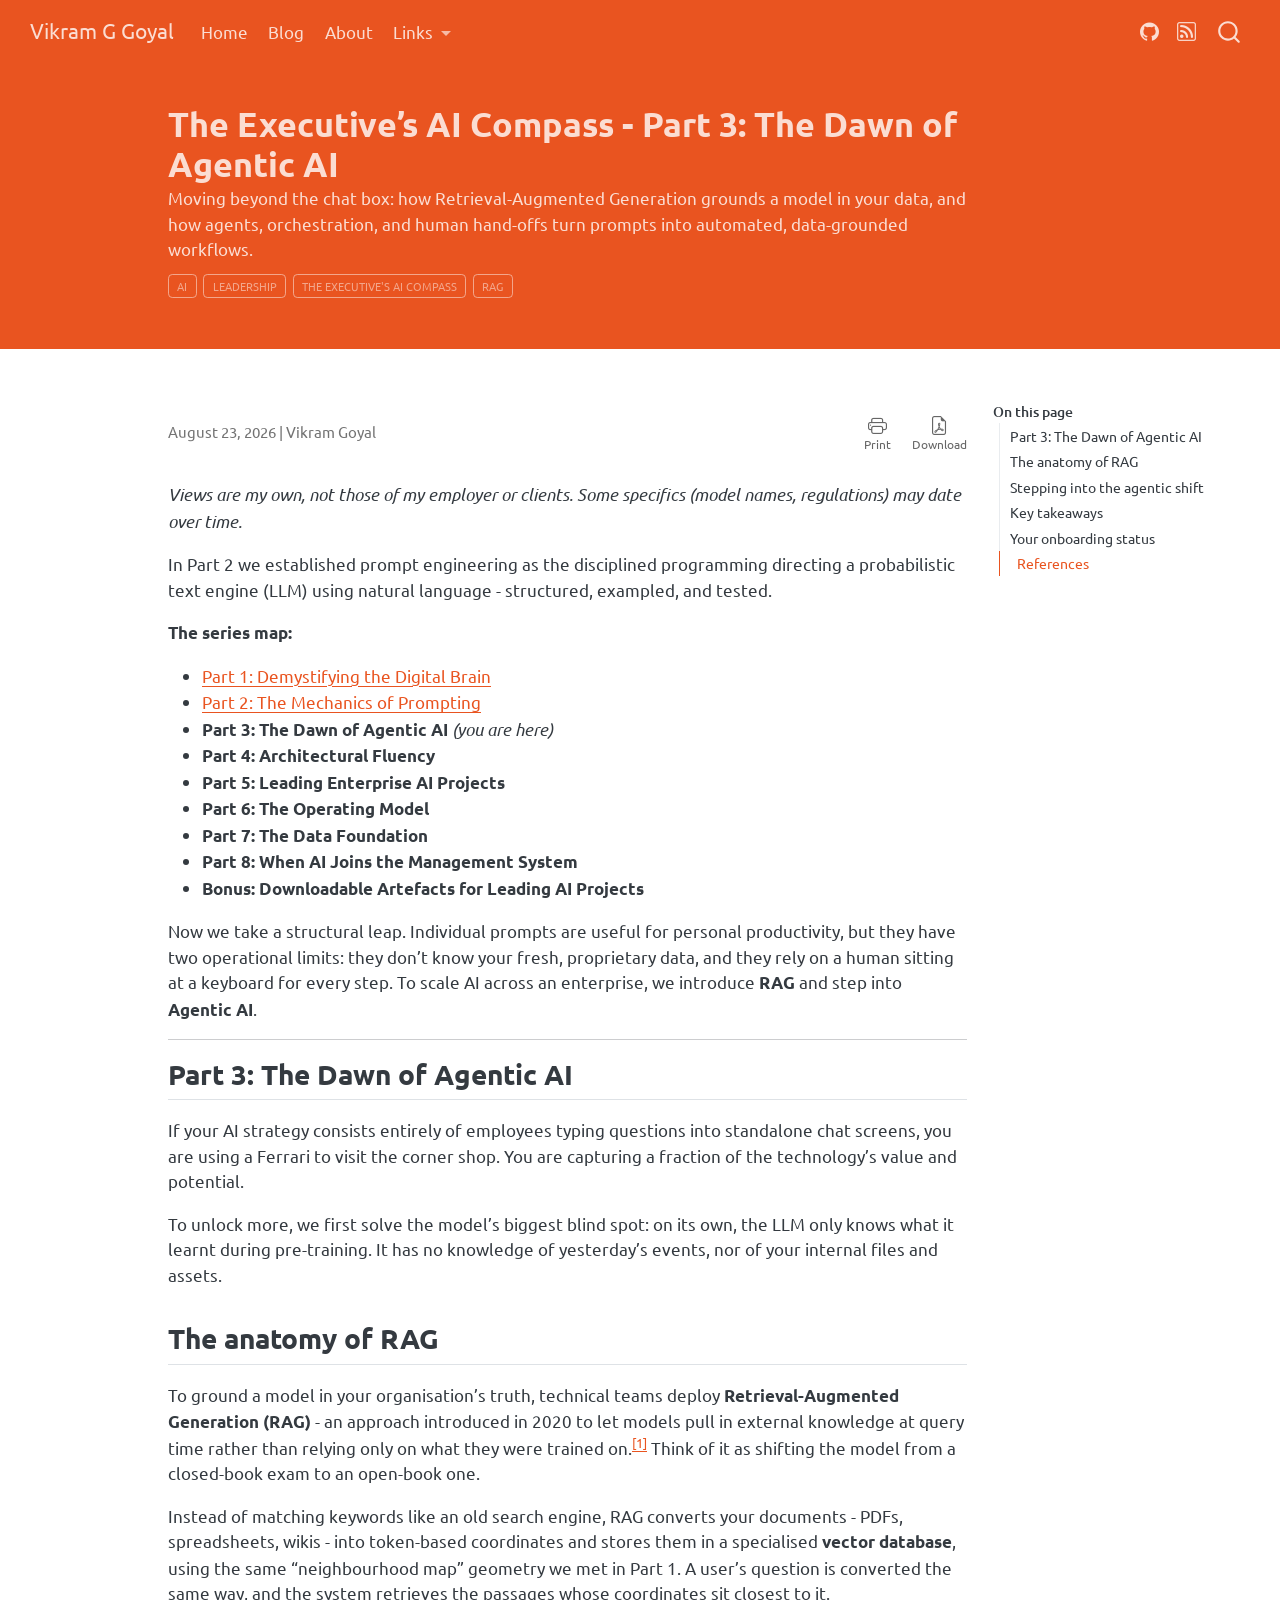
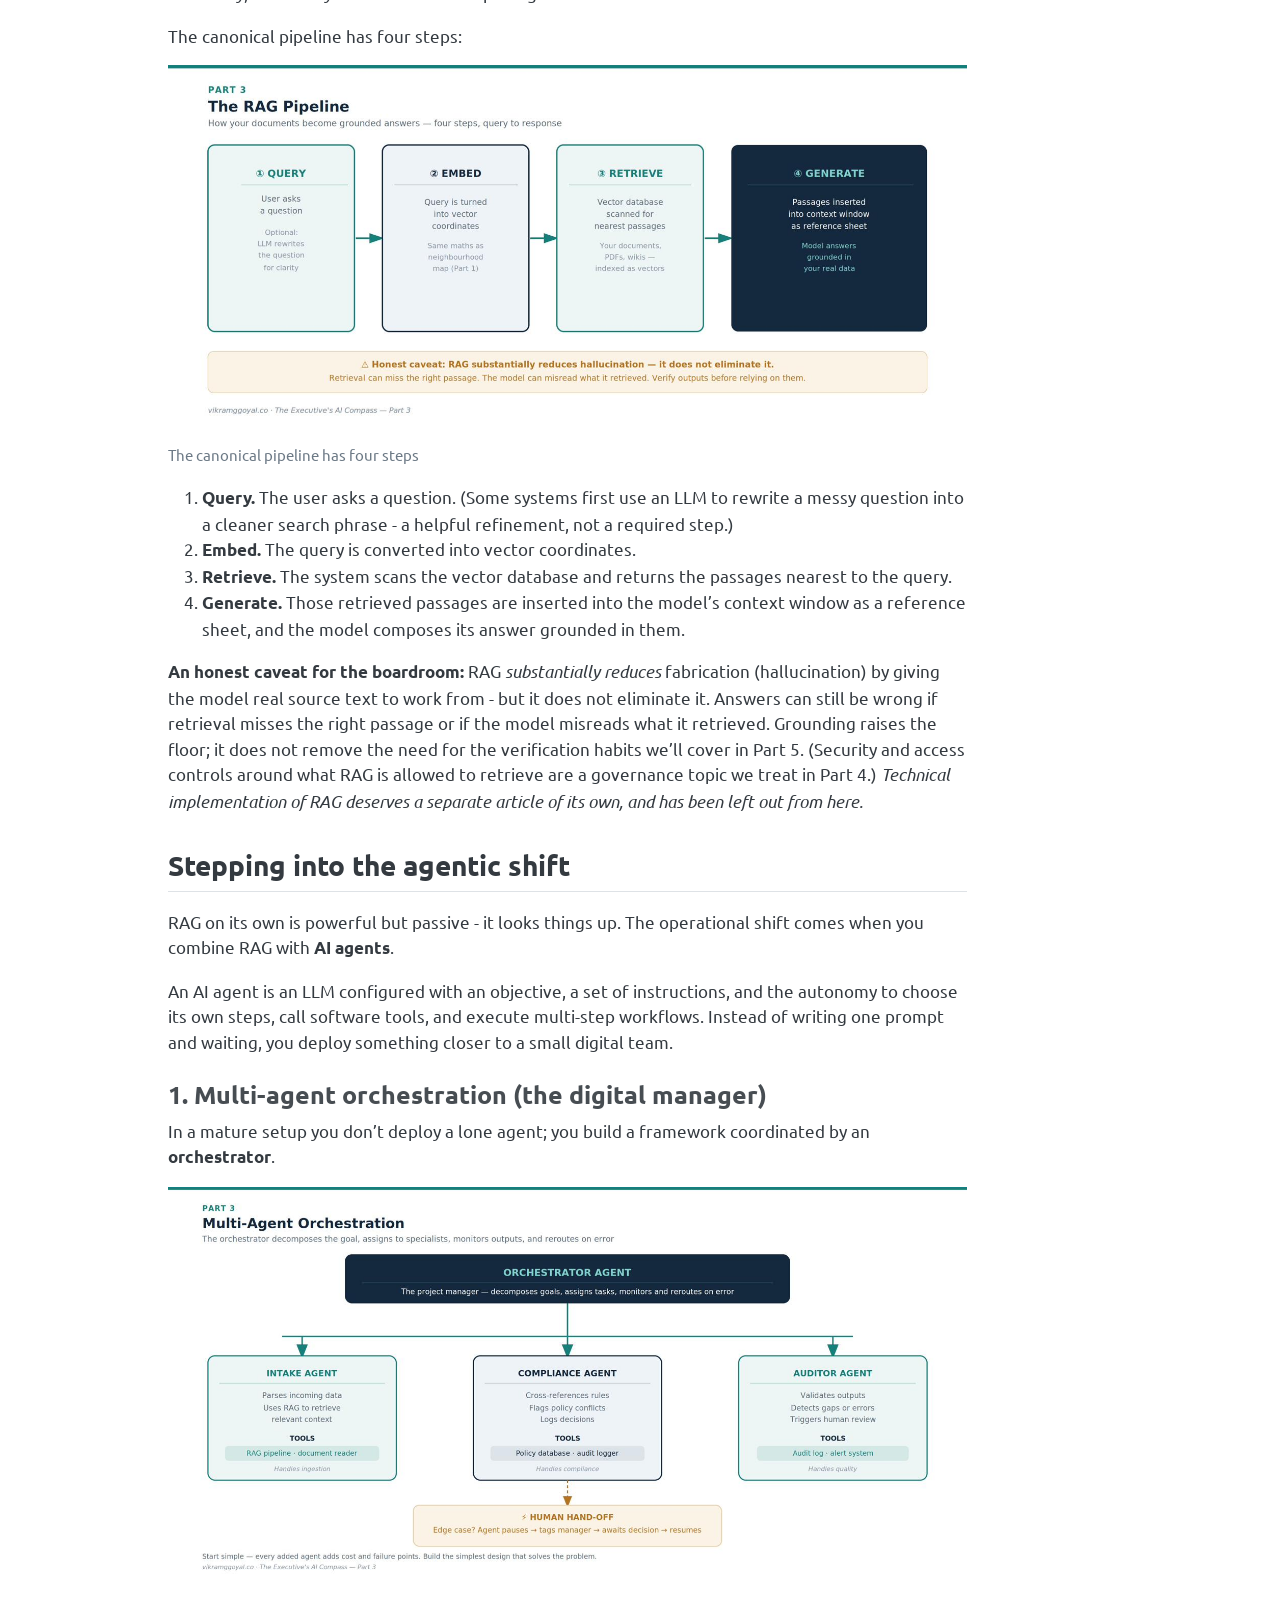
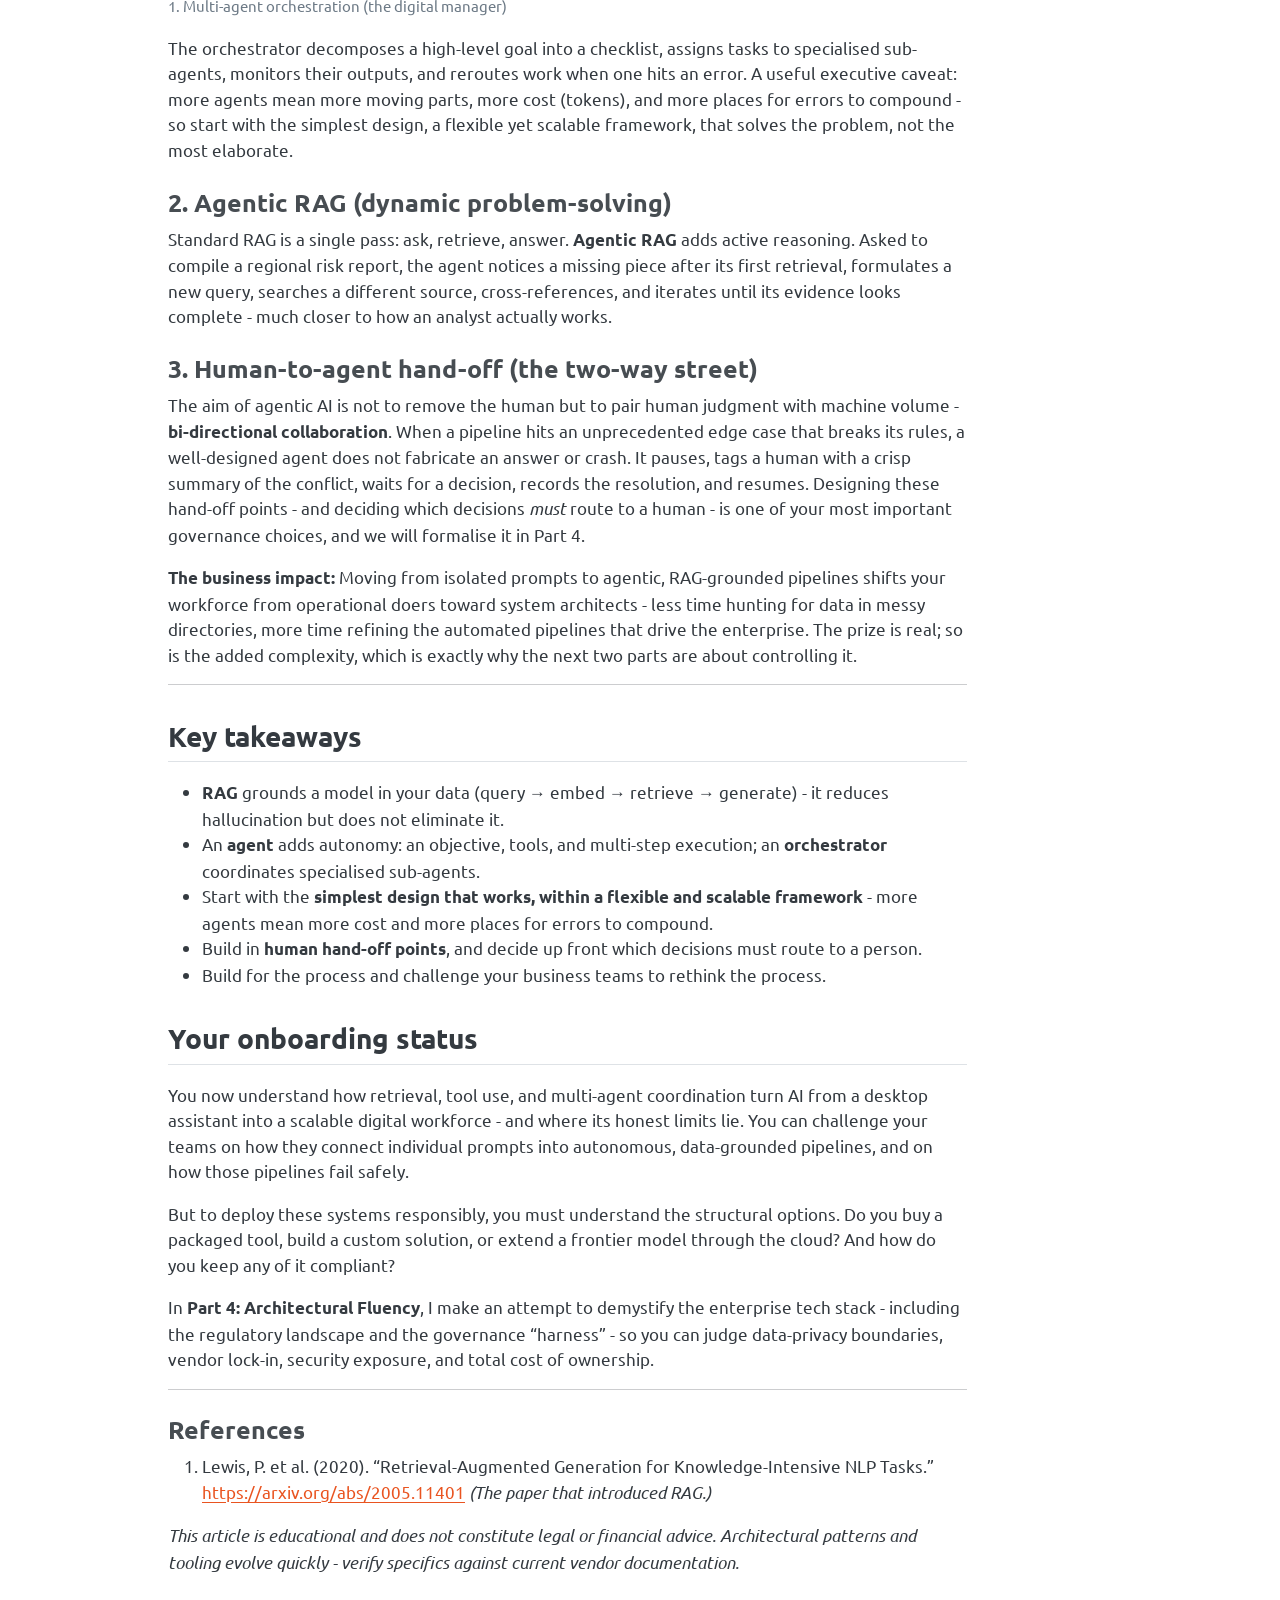
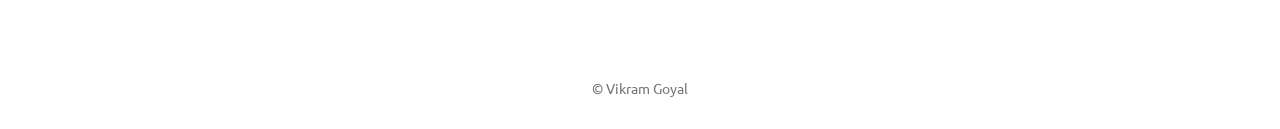
<file: posts/executives-ai-compass-part-3/index.html>
<!DOCTYPE html>
<html xmlns="http://www.w3.org/1999/xhtml" lang="en" xml:lang="en"><head>

<meta charset="utf-8">
<meta name="generator" content="quarto-1.10.19">

<meta name="viewport" content="width=device-width, initial-scale=1.0, user-scalable=yes">

<meta name="author" content="Vikram Goyal">
<meta name="dcterms.date" content="2026-08-23">
<meta name="description" content="Moving beyond the chat box: how Retrieval-Augmented Generation grounds a model in your data, and how agents, orchestration, and human hand-offs turn prompts into automated, data-grounded workflows.">

<title>The Executive’s AI Compass - Part 3: The Dawn of Agentic AI – Vikram G Goyal</title>
<style>
/* Default styles provided by pandoc.
** See https://pandoc.org/MANUAL.html#variables-for-html for config info.
*/
span.smallcaps{font-variant: small-caps;}
div.columns{display: flex; gap: 1.5em;}
div.column{flex: auto;}
@media screen {
div.columns{gap: min(4vw, 1.5em);}
div.column{overflow-x: auto;}
}
div.hanging-indent{margin-left: 1.5em; text-indent: -1.5em;}
ul.task-list{list-style: none;}
ul.task-list li input[type="checkbox"] {
  width: 0.8em;
  margin: 0 0.8em 0.2em -1em; /* quarto-specific, see https://github.com/quarto-dev/quarto-cli/issues/4556 */ 
  vertical-align: middle;
}
</style>


<script src="../../site_libs/quarto-nav/quarto-nav.js"></script>
<script src="../../site_libs/quarto-nav/headroom.min.js"></script>
<script src="../../site_libs/clipboard/clipboard.min.js"></script>
<script src="../../site_libs/quarto-search/autocomplete.umd.js"></script>
<script src="../../site_libs/quarto-search/fuse.min.js"></script>
<script src="../../site_libs/quarto-search/quarto-search.js"></script>
<meta name="quarto:offset" content="../../">
<script src="../../site_libs/quarto-html/quarto.js" type="module"></script>
<script src="../../site_libs/quarto-html/tabsets/tabsets.js" type="module"></script>
<script src="../../site_libs/quarto-html/popper.min.js"></script>
<script src="../../site_libs/quarto-html/tippy.umd.min.js"></script>
<script src="../../site_libs/quarto-html/anchor.min.js"></script>
<link href="../../site_libs/quarto-html/tippy.css" rel="stylesheet">
<link href="../../site_libs/quarto-html/quarto-syntax-highlighting-bf27225e3a48a9273f3daa8f8e829971.css" rel="stylesheet" id="quarto-text-highlighting-styles">
<script src="../../site_libs/bootstrap/bootstrap.min.js"></script>
<link href="../../site_libs/bootstrap/bootstrap-icons.css" rel="stylesheet">
<link href="../../site_libs/bootstrap/bootstrap-72aa6392b8fef5f8e1400aba8338a625.min.css" rel="stylesheet" append-hash="true" id="quarto-bootstrap" data-mode="light">
<script src="../../site_libs/quarto-contrib/glightbox/glightbox.min.js"></script>
<link href="../../site_libs/quarto-contrib/glightbox/glightbox.min.css" rel="stylesheet">
<link href="../../site_libs/quarto-contrib/glightbox/lightbox.css" rel="stylesheet">
<script id="quarto-search-options" type="application/json">{
  "location": "navbar",
  "copy-button": false,
  "collapse-after": 3,
  "panel-placement": "end",
  "type": "overlay",
  "limit": 50,
  "keyboard-shortcut": [
    "f",
    "/",
    "s"
  ],
  "show-item-context": false,
  "language": {
    "search-no-results-text": "No results",
    "search-matching-documents-text": "matching documents",
    "search-copy-link-title": "Copy link to search",
    "search-hide-matches-text": "Hide additional matches",
    "search-more-match-text": "more match in this document",
    "search-more-matches-text": "more matches in this document",
    "search-clear-button-title": "Clear",
    "search-text-placeholder": "",
    "search-detached-cancel-button-title": "Cancel",
    "search-submit-button-title": "Submit",
    "search-label": "Search"
  }
}</script>
<style>html{ scroll-behavior: smooth; }</style>


<link rel="stylesheet" href="../../styles/print.css">
<meta property="og:title" content="The Executive’s AI Compass - Part 3: The Dawn of Agentic AI – Vikram G Goyal">
<meta property="og:description" content="Moving beyond the chat box: how Retrieval-Augmented Generation grounds a model in your data, and how agents, orchestration, and human hand-offs turn prompts into automated, data-grounded workflows.">
<meta property="og:image" content="https://vikramggoyal.co/posts/executives-ai-compass-part-3/img-p3-2-1-multi-agent-orchestration-the-digital-ma.jpg">
<meta property="og:site_name" content="Vikram G Goyal">
<meta name="twitter:title" content="The Executive’s AI Compass - Part 3: The Dawn of Agentic AI – Vikram G Goyal">
<meta name="twitter:description" content="Moving beyond the chat box: how Retrieval-Augmented Generation grounds a model in your data, and how agents, orchestration, and human hand-offs turn prompts into automated, data-grounded workflows.">
<meta name="twitter:image" content="https://vikramggoyal.co/posts/executives-ai-compass-part-3/img-p3-2-1-multi-agent-orchestration-the-digital-ma.jpg">
<meta name="twitter:card" content="summary_large_image">
</head>

<body class="nav-fixed quarto-light">

<div id="quarto-search-results"></div>
  <header id="quarto-header" class="headroom fixed-top quarto-banner">
    <nav class="navbar navbar-expand-lg " data-bs-theme="dark">
      <div class="navbar-container container-fluid">
      <div class="navbar-brand-container mx-auto">
    <a class="navbar-brand" href="../../index.html">
    <span class="navbar-title">Vikram G Goyal</span>
    </a>
  </div>
            <div id="quarto-search" class="" title="Search"></div>
          <button class="navbar-toggler" type="button" data-bs-toggle="collapse" data-bs-target="#navbarCollapse" aria-controls="navbarCollapse" role="menu" aria-expanded="false" aria-label="Toggle navigation" onclick="if (window.quartoToggleHeadroom) { window.quartoToggleHeadroom(); }">
  <span class="navbar-toggler-icon"></span>
</button>
          <div class="collapse navbar-collapse" id="navbarCollapse">
            <ul class="navbar-nav navbar-nav-scroll me-auto">
  <li class="nav-item">
    <a class="nav-link" href="../../index.html"> 
<span class="menu-text">Home</span></a>
  </li>  
  <li class="nav-item">
    <a class="nav-link" href="../../blog.html"> 
<span class="menu-text">Blog</span></a>
  </li>  
  <li class="nav-item">
    <a class="nav-link" href="../../about.html"> 
<span class="menu-text">About</span></a>
  </li>  
  <li class="nav-item dropdown ">
    <a class="nav-link dropdown-toggle" href="#" id="nav-menu-links" role="link" data-bs-toggle="dropdown" aria-expanded="false">
 <span class="menu-text">Links</span>
    </a>
    <ul class="dropdown-menu" aria-labelledby="nav-menu-links">    
        <li>
    <a class="dropdown-item" href="../../links/reading.html">
 <span class="dropdown-text">Books and Articles</span></a>
  </li>  
        <li>
    <a class="dropdown-item" href="../../links/videos_podcasts.html">
 <span class="dropdown-text">Videos and Podcasts</span></a>
  </li>  
    </ul>
  </li>
</ul>
            <ul class="navbar-nav navbar-nav-scroll ms-auto">
  <li class="nav-item compact">
    <a class="nav-link" href="https://github.com/vikramggoyal"> <i class="bi bi-github" role="img" aria-label="GitHub">
</i> 
<span class="menu-text"></span></a>
  </li>  
  <li class="nav-item compact">
    <a class="nav-link" href="../../blog.xml"> <i class="bi bi-rss" role="img" aria-label="RSS">
</i> 
<span class="menu-text"></span></a>
  </li>  
</ul>
          </div> <!-- /navcollapse -->
            <div class="quarto-navbar-tools">
</div>
      </div> <!-- /container-fluid -->
    </nav>
</header>
<!-- content -->
<header id="title-block-header" class="quarto-title-block default page-columns page-full">
  <div class="quarto-title-banner page-columns page-full">
    <div class="quarto-title column-body">
      <h1 class="title">The Executive’s AI Compass - Part 3: The Dawn of Agentic AI</h1>
                  <div>
        <div class="description">
          Moving beyond the chat box: how Retrieval-Augmented Generation grounds a model in your data, and how agents, orchestration, and human hand-offs turn prompts into automated, data-grounded workflows.
        </div>
      </div>
                          <div class="quarto-categories">
                <div class="quarto-category">AI</div>
                <div class="quarto-category">Leadership</div>
                <div class="quarto-category">The Executive's AI Compass</div>
                <div class="quarto-category">RAG</div>
              </div>
                  </div>
  </div>
    
  
  <div class="quarto-title-meta">

      <div>
      <div class="quarto-title-meta-heading">Author</div>
      <div class="quarto-title-meta-contents">
               <p>Vikram Goyal </p>
            </div>
    </div>
      
      <div>
      <div class="quarto-title-meta-heading">Published</div>
      <div class="quarto-title-meta-contents">
        <p class="date">August 23, 2026</p>
      </div>
    </div>
    
      
    </div>
    
  
  </header><div id="quarto-content" class="quarto-container page-columns page-rows-contents page-layout-article page-navbar">
<!-- sidebar -->
<!-- margin-sidebar -->
    <div id="quarto-margin-sidebar" class="sidebar margin-sidebar">
        <nav id="TOC" role="doc-toc" class="toc-active">
    <h2 id="toc-title">On this page</h2>
   
  <ul>
  <li><a href="#part-3-the-dawn-of-agentic-ai" id="toc-part-3-the-dawn-of-agentic-ai" class="nav-link active" data-scroll-target="#part-3-the-dawn-of-agentic-ai">Part 3: The Dawn of Agentic AI</a></li>
  <li><a href="#the-anatomy-of-rag" id="toc-the-anatomy-of-rag" class="nav-link" data-scroll-target="#the-anatomy-of-rag">The anatomy of RAG</a></li>
  <li><a href="#stepping-into-the-agentic-shift" id="toc-stepping-into-the-agentic-shift" class="nav-link" data-scroll-target="#stepping-into-the-agentic-shift">Stepping into the agentic shift</a>
  <ul class="collapse">
  <li><a href="#multi-agent-orchestration-the-digital-manager" id="toc-multi-agent-orchestration-the-digital-manager" class="nav-link" data-scroll-target="#multi-agent-orchestration-the-digital-manager">1. Multi-agent orchestration (the digital manager)</a></li>
  <li><a href="#agentic-rag-dynamic-problem-solving" id="toc-agentic-rag-dynamic-problem-solving" class="nav-link" data-scroll-target="#agentic-rag-dynamic-problem-solving">2. Agentic RAG (dynamic problem-solving)</a></li>
  <li><a href="#human-to-agent-hand-off-the-two-way-street" id="toc-human-to-agent-hand-off-the-two-way-street" class="nav-link" data-scroll-target="#human-to-agent-hand-off-the-two-way-street">3. Human-to-agent hand-off (the two-way street)</a></li>
  </ul></li>
  <li><a href="#key-takeaways" id="toc-key-takeaways" class="nav-link" data-scroll-target="#key-takeaways">Key takeaways</a></li>
  <li><a href="#your-onboarding-status" id="toc-your-onboarding-status" class="nav-link" data-scroll-target="#your-onboarding-status">Your onboarding status</a>
  <ul class="collapse">
  <li><a href="#references" id="toc-references" class="nav-link" data-scroll-target="#references">References</a></li>
  </ul></li>
  </ul>
</nav>
    </div>
<!-- main -->
<main class="content quarto-banner-title-block" id="quarto-document-content">





<div class="post-header no-print">
<div class="post-header__byline">
<p><span class="post-header__date">August 23, 2026</span> | Vikram Goyal</p>
</div>
<div class="post-toolbar" role="group" aria-label="Post actions">
  <button type="button" class="post-toolbar__btn" data-action="print" onclick="window.print()" title="Print">
    <i class="bi bi-printer" aria-hidden="true"></i><span>Print</span>
  </button>
  <a class="post-toolbar__btn" data-action="pdf" id="pdf-download-btn" href="index.pdf" download="" title="Download as PDF">
    <i class="bi bi-file-earmark-pdf" aria-hidden="true"></i><span>Download</span>
  </a>
</div>
<script>
(function () {
  // Derive the PDF filename from the post slug (the containing folder name in the URL).
  var btn = document.getElementById('pdf-download-btn');
  if (!btn) return;
  var parts = window.location.pathname.replace(/\/$/, '').split('/');
  var slug = parts[parts.length - 1];
  if (slug && slug !== 'posts') {
    btn.href = slug + '.pdf';
    btn.download = slug + '.pdf';
  }
})();
</script>
</div>
<p><em>Views are my own, not those of my employer or clients. Some specifics (model names, regulations) may date over time.</em></p>
<p>In Part 2 we established prompt engineering as the disciplined programming directing a probabilistic text engine (LLM) using natural language - structured, exampled, and tested.</p>
<p><strong>The series map:</strong></p>
<ul>
<li><strong><a href="https://vikramggoyal.co/posts/executives-ai-compass-part-1/">Part 1: Demystifying the Digital Brain</a></strong></li>
<li><strong><a href="https://vikramggoyal.co/posts/executives-ai-compass-part-2/">Part 2: The Mechanics of Prompting</a></strong></li>
<li><strong>Part 3: The Dawn of Agentic AI</strong> <em>(you are here)</em></li>
<li><strong>Part 4: Architectural Fluency</strong></li>
<li><strong>Part 5: Leading Enterprise AI Projects</strong></li>
<li><strong>Part 6: The Operating Model</strong></li>
<li><strong>Part 7: The Data Foundation</strong></li>
<li><strong>Part 8: When AI Joins the Management System</strong></li>
<li><strong>Bonus: Downloadable Artefacts for Leading AI Projects</strong></li>
</ul>
<p>Now we take a structural leap. Individual prompts are useful for personal productivity, but they have two operational limits: they don’t know your fresh, proprietary data, and they rely on a human sitting at a keyboard for every step. To scale AI across an enterprise, we introduce <strong>RAG</strong> and step into <strong>Agentic AI</strong>.</p>
<hr>
<section id="part-3-the-dawn-of-agentic-ai" class="level2">
<h2 class="anchored" data-anchor-id="part-3-the-dawn-of-agentic-ai">Part 3: The Dawn of Agentic AI</h2>
<p>If your AI strategy consists entirely of employees typing questions into standalone chat screens, you are using a Ferrari to visit the corner shop. You are capturing a fraction of the technology’s value and potential.</p>
<p>To unlock more, we first solve the model’s biggest blind spot: on its own, the LLM only knows what it learnt during pre-training. It has no knowledge of yesterday’s events, nor of your internal files and assets.</p>
</section>
<section id="the-anatomy-of-rag" class="level2">
<h2 class="anchored" data-anchor-id="the-anatomy-of-rag">The anatomy of RAG</h2>
<p>To ground a model in your organisation’s truth, technical teams deploy <strong>Retrieval-Augmented Generation (RAG)</strong> - an approach introduced in 2020 to let models pull in external knowledge at query time rather than relying only on what they were trained on.<a href="#ref-1" class="refmark">[1]</a> Think of it as shifting the model from a closed-book exam to an open-book one.</p>
<p>Instead of matching keywords like an old search engine, RAG converts your documents - PDFs, spreadsheets, wikis - into token-based coordinates and stores them in a specialised <strong>vector database</strong>, using the same “neighbourhood map” geometry we met in Part 1. A user’s question is converted the same way, and the system retrieves the passages whose coordinates sit closest to it.</p>
<p>The canonical pipeline has four steps:</p>
<div class="quarto-figure quarto-figure-center">
<figure class="figure">
<p><a href="img-p3-1-the-canonical-pipeline-has-four-steps.jpg" class="lightbox" data-gallery="quarto-lightbox-gallery-1" title="The canonical pipeline has four steps"><img src="img-p3-1-the-canonical-pipeline-has-four-steps.jpg" class="img-fluid figure-img" alt="The canonical pipeline has four steps"></a></p>
<figcaption>The canonical pipeline has four steps</figcaption>
</figure>
</div>
<ol type="1">
<li><strong>Query.</strong> The user asks a question. (Some systems first use an LLM to rewrite a messy question into a cleaner search phrase - a helpful refinement, not a required step.)</li>
<li><strong>Embed.</strong> The query is converted into vector coordinates.</li>
<li><strong>Retrieve.</strong> The system scans the vector database and returns the passages nearest to the query.</li>
<li><strong>Generate.</strong> Those retrieved passages are inserted into the model’s context window as a reference sheet, and the model composes its answer grounded in them.</li>
</ol>
<p><strong>An honest caveat for the boardroom:</strong> RAG <em>substantially reduces</em> fabrication (hallucination) by giving the model real source text to work from - but it does not eliminate it. Answers can still be wrong if retrieval misses the right passage or if the model misreads what it retrieved. Grounding raises the floor; it does not remove the need for the verification habits we’ll cover in Part 5. (Security and access controls around what RAG is allowed to retrieve are a governance topic we treat in Part 4.) <em>Technical implementation of RAG deserves a separate article of its own, and has been left out from here.</em></p>
</section>
<section id="stepping-into-the-agentic-shift" class="level2">
<h2 class="anchored" data-anchor-id="stepping-into-the-agentic-shift">Stepping into the agentic shift</h2>
<p>RAG on its own is powerful but passive - it looks things up. The operational shift comes when you combine RAG with <strong>AI agents</strong>.</p>
<p>An AI agent is an LLM configured with an objective, a set of instructions, and the autonomy to choose its own steps, call software tools, and execute multi-step workflows. Instead of writing one prompt and waiting, you deploy something closer to a small digital team.</p>
<section id="multi-agent-orchestration-the-digital-manager" class="level3">
<h3 class="anchored" data-anchor-id="multi-agent-orchestration-the-digital-manager">1. Multi-agent orchestration (the digital manager)</h3>
<p>In a mature setup you don’t deploy a lone agent; you build a framework coordinated by an <strong>orchestrator</strong>.</p>
<div class="quarto-figure quarto-figure-center">
<figure class="figure">
<p><a href="img-p3-2-1-multi-agent-orchestration-the-digital-ma.jpg" class="lightbox" data-gallery="quarto-lightbox-gallery-2" title="1. Multi-agent orchestration (the digital manager)"><img src="img-p3-2-1-multi-agent-orchestration-the-digital-ma.jpg" class="img-fluid figure-img" alt="1. Multi-agent orchestration (the digital manager)"></a></p>
<figcaption>1. Multi-agent orchestration (the digital manager)</figcaption>
</figure>
</div>
<p>The orchestrator decomposes a high-level goal into a checklist, assigns tasks to specialised sub-agents, monitors their outputs, and reroutes work when one hits an error. A useful executive caveat: more agents mean more moving parts, more cost (tokens), and more places for errors to compound - so start with the simplest design, a flexible yet scalable framework, that solves the problem, not the most elaborate.</p>
</section>
<section id="agentic-rag-dynamic-problem-solving" class="level3">
<h3 class="anchored" data-anchor-id="agentic-rag-dynamic-problem-solving">2. Agentic RAG (dynamic problem-solving)</h3>
<p>Standard RAG is a single pass: ask, retrieve, answer. <strong>Agentic RAG</strong> adds active reasoning. Asked to compile a regional risk report, the agent notices a missing piece after its first retrieval, formulates a new query, searches a different source, cross-references, and iterates until its evidence looks complete - much closer to how an analyst actually works.</p>
</section>
<section id="human-to-agent-hand-off-the-two-way-street" class="level3">
<h3 class="anchored" data-anchor-id="human-to-agent-hand-off-the-two-way-street">3. Human-to-agent hand-off (the two-way street)</h3>
<p>The aim of agentic AI is not to remove the human but to pair human judgment with machine volume - <strong>bi-directional collaboration</strong>. When a pipeline hits an unprecedented edge case that breaks its rules, a well-designed agent does not fabricate an answer or crash. It pauses, tags a human with a crisp summary of the conflict, waits for a decision, records the resolution, and resumes. Designing these hand-off points - and deciding which decisions <em>must</em> route to a human - is one of your most important governance choices, and we will formalise it in Part 4.</p>
<p><strong>The business impact:</strong> Moving from isolated prompts to agentic, RAG-grounded pipelines shifts your workforce from operational doers toward system architects - less time hunting for data in messy directories, more time refining the automated pipelines that drive the enterprise. The prize is real; so is the added complexity, which is exactly why the next two parts are about controlling it.</p>
<hr>
</section>
</section>
<section id="key-takeaways" class="level2">
<h2 class="anchored" data-anchor-id="key-takeaways">Key takeaways</h2>
<ul>
<li><strong>RAG</strong> grounds a model in your data (query → embed → retrieve → generate) - it reduces hallucination but does not eliminate it.</li>
<li>An <strong>agent</strong> adds autonomy: an objective, tools, and multi-step execution; an <strong>orchestrator</strong> coordinates specialised sub-agents.</li>
<li>Start with the <strong>simplest design that works, within a flexible and scalable framework</strong> - more agents mean more cost and more places for errors to compound.</li>
<li>Build in <strong>human hand-off points</strong>, and decide up front which decisions must route to a person.</li>
<li>Build for the process and challenge your business teams to rethink the process.</li>
</ul>
</section>
<section id="your-onboarding-status" class="level2">
<h2 class="anchored" data-anchor-id="your-onboarding-status">Your onboarding status</h2>
<p>You now understand how retrieval, tool use, and multi-agent coordination turn AI from a desktop assistant into a scalable digital workforce - and where its honest limits lie. You can challenge your teams on how they connect individual prompts into autonomous, data-grounded pipelines, and on how those pipelines fail safely.</p>
<p>But to deploy these systems responsibly, you must understand the structural options. Do you buy a packaged tool, build a custom solution, or extend a frontier model through the cloud? And how do you keep any of it compliant?</p>
<p>In <strong>Part 4: Architectural Fluency</strong>, I make an attempt to demystify the enterprise tech stack - including the regulatory landscape and the governance “harness” - so you can judge data-privacy boundaries, vendor lock-in, security exposure, and total cost of ownership.</p>
<hr>
<section id="references" class="level3">
<h3 class="anchored" data-anchor-id="references">References</h3>
<ol type="1">
<li><span id="ref-1"></span>Lewis, P. et al.&nbsp;(2020). “Retrieval-Augmented Generation for Knowledge-Intensive NLP Tasks.” <a href="https://arxiv.org/abs/2005.11401" class="uri">https://arxiv.org/abs/2005.11401</a> <em>(The paper that introduced RAG.)</em></li>
</ol>
<p><em>This article is educational and does not constitute legal or financial advice. Architectural patterns and tooling evolve quickly - verify specifics against current vendor documentation.</em></p>


</section>
</section>

</main> <!-- /main -->
<script id="quarto-html-after-body" type="application/javascript">
  window.document.addEventListener("DOMContentLoaded", function (event) {
    const icon = "";
    const anchorJS = new window.AnchorJS();
    anchorJS.options = {
      placement: 'right',
      icon: icon
    };
    anchorJS.add('.anchored');
    const isCodeAnnotation = (el) => {
      for (const clz of el.classList) {
        if (clz.startsWith('code-annotation-')) {                     
          return true;
        }
      }
      return false;
    }
    const onCopySuccess = function(e) {
      // button target
      const button = e.trigger;
      // don't keep focus
      button.blur();
      // flash "checked"
      button.classList.add('code-copy-button-checked');
      var currentTitle = button.getAttribute("title");
      button.setAttribute("title", "Copied!");
      let tooltip;
      if (window.bootstrap) {
        button.setAttribute("data-bs-toggle", "tooltip");
        button.setAttribute("data-bs-placement", "left");
        button.setAttribute("data-bs-title", "Copied!");
        tooltip = new bootstrap.Tooltip(button, 
          { trigger: "manual", 
            customClass: "code-copy-button-tooltip",
            offset: [0, -8]});
        tooltip.show();    
      }
      setTimeout(function() {
        if (tooltip) {
          tooltip.hide();
          button.removeAttribute("data-bs-title");
          button.removeAttribute("data-bs-toggle");
          button.removeAttribute("data-bs-placement");
        }
        button.setAttribute("title", currentTitle);
        button.classList.remove('code-copy-button-checked');
      }, 1000);
      // clear code selection
      e.clearSelection();
    }
    const getTextToCopy = function(trigger) {
      const outerScaffold = trigger.parentElement.cloneNode(true);
      const codeEl = outerScaffold.querySelector('code');
      for (const childEl of codeEl.children) {
        if (isCodeAnnotation(childEl)) {
          childEl.remove();
        }
      }
      return codeEl.innerText;
    }
    const clipboard = new window.ClipboardJS('.code-copy-button:not([data-in-quarto-modal])', {
      text: getTextToCopy
    });
    clipboard.on('success', onCopySuccess);
    if (window.document.getElementById('quarto-embedded-source-code-modal')) {
      const clipboardModal = new window.ClipboardJS('.code-copy-button[data-in-quarto-modal]', {
        text: getTextToCopy,
        container: window.document.getElementById('quarto-embedded-source-code-modal')
      });
      clipboardModal.on('success', onCopySuccess);
    }
      var localhostRegex = new RegExp(/^(?:http|https):\/\/localhost\:?[0-9]*\//);
      var mailtoRegex = new RegExp(/^mailto:/);
        var filterRegex = new RegExp("https:\/\/vikramggoyal\.co");
      var isInternal = (href) => {
          return filterRegex.test(href) || localhostRegex.test(href) || mailtoRegex.test(href);
      }
      // Inspect non-navigation links and adorn them if external
     var links = window.document.querySelectorAll('a[href]:not(.nav-link):not(.navbar-brand):not(.toc-action):not(.sidebar-link):not(.sidebar-item-toggle):not(.pagination-link):not(.no-external):not([aria-hidden]):not(.dropdown-item):not(.quarto-navigation-tool):not(.about-link)');
      for (var i=0; i<links.length; i++) {
        const link = links[i];
        if (!isInternal(link.href)) {
          // undo the damage that might have been done by quarto-nav.js in the case of
          // links that we want to consider external
          if (link.dataset.originalHref !== undefined) {
            link.href = link.dataset.originalHref;
          }
        }
      }
    function tippyHover(el, contentFn, onTriggerFn, onUntriggerFn) {
      const config = {
        allowHTML: true,
        maxWidth: 500,
        delay: 100,
        arrow: false,
        appendTo: function(el) {
            return el.parentElement;
        },
        interactive: true,
        interactiveBorder: 10,
        theme: 'quarto',
        placement: 'bottom-start',
      };
      if (contentFn) {
        config.content = contentFn;
      }
      if (onTriggerFn) {
        config.onTrigger = onTriggerFn;
      }
      if (onUntriggerFn) {
        config.onUntrigger = onUntriggerFn;
      }
      window.tippy(el, config); 
    }
    const noterefs = window.document.querySelectorAll('a[role="doc-noteref"]');
    for (var i=0; i<noterefs.length; i++) {
      const ref = noterefs[i];
      tippyHover(ref, function() {
        // use id or data attribute instead here
        let href = ref.getAttribute('data-footnote-href') || ref.getAttribute('href');
        try { href = new URL(href).hash; } catch {}
        const id = href.replace(/^#\/?/, "");
        const note = window.document.getElementById(id);
        if (note) {
          return note.innerHTML;
        } else {
          return "";
        }
      });
    }
    const xrefs = window.document.querySelectorAll('a.quarto-xref');
    const processXRef = (id, note) => {
      // Strip column container classes
      const stripColumnClz = (el) => {
        el.classList.remove("page-full", "page-columns");
        if (el.children) {
          for (const child of el.children) {
            stripColumnClz(child);
          }
        }
      }
      stripColumnClz(note)
      if (id === null || id.startsWith('sec-')) {
        // Special case sections, only their first couple elements
        const container = document.createElement("div");
        if (note.children && note.children.length > 2) {
          container.appendChild(note.children[0].cloneNode(true));
          for (let i = 1; i < note.children.length; i++) {
            const child = note.children[i];
            if (child.tagName === "P" && child.innerText === "") {
              continue;
            } else {
              container.appendChild(child.cloneNode(true));
              break;
            }
          }
          if (window.Quarto?.typesetMath) {
            window.Quarto.typesetMath(container);
          }
          return container.innerHTML
        } else {
          if (window.Quarto?.typesetMath) {
            window.Quarto.typesetMath(note);
          }
          return note.innerHTML;
        }
      } else {
        // Remove any anchor links if they are present
        const anchorLink = note.querySelector('a.anchorjs-link');
        if (anchorLink) {
          anchorLink.remove();
        }
        if (window.Quarto?.typesetMath) {
          window.Quarto.typesetMath(note);
        }
        if (note.classList.contains("callout")) {
          return note.outerHTML;
        } else {
          return note.innerHTML;
        }
      }
    }
    for (var i=0; i<xrefs.length; i++) {
      const xref = xrefs[i];
      tippyHover(xref, undefined, function(instance) {
        instance.disable();
        let url = xref.getAttribute('href');
        let hash = undefined; 
        if (url.startsWith('#')) {
          hash = url;
        } else {
          try { hash = new URL(url).hash; } catch {}
        }
        if (hash) {
          const id = hash.replace(/^#\/?/, "");
          const note = window.document.getElementById(id);
          if (note !== null) {
            try {
              const html = processXRef(id, note.cloneNode(true));
              instance.setContent(html);
            } finally {
              instance.enable();
              instance.show();
            }
          } else {
            // See if we can fetch this
            fetch(url.split('#')[0])
            .then(res => res.text())
            .then(html => {
              const parser = new DOMParser();
              const htmlDoc = parser.parseFromString(html, "text/html");
              const note = htmlDoc.getElementById(id);
              if (note !== null) {
                const html = processXRef(id, note);
                instance.setContent(html);
              } 
            }).finally(() => {
              instance.enable();
              instance.show();
            });
          }
        } else {
          // See if we can fetch a full url (with no hash to target)
          // This is a special case and we should probably do some content thinning / targeting
          fetch(url)
          .then(res => res.text())
          .then(html => {
            const parser = new DOMParser();
            const htmlDoc = parser.parseFromString(html, "text/html");
            const note = htmlDoc.querySelector('main.content');
            if (note !== null) {
              // This should only happen for chapter cross references
              // (since there is no id in the URL)
              // remove the first header
              if (note.children.length > 0 && note.children[0].tagName === "HEADER") {
                note.children[0].remove();
              }
              const html = processXRef(null, note);
              instance.setContent(html);
            } 
          }).finally(() => {
            instance.enable();
            instance.show();
          });
        }
      }, function(instance) {
      });
    }
        let selectedAnnoteEl;
        const selectorForAnnotation = ( cell, annotation) => {
          let cellAttr = 'data-code-cell="' + cell + '"';
          let lineAttr = 'data-code-annotation="' +  annotation + '"';
          const selector = 'span[' + cellAttr + '][' + lineAttr + ']';
          return selector;
        }
        const selectCodeLines = (annoteEl) => {
          const doc = window.document;
          const targetCell = annoteEl.getAttribute("data-target-cell");
          const targetAnnotation = annoteEl.getAttribute("data-target-annotation");
          const annoteSpan = window.document.querySelector(selectorForAnnotation(targetCell, targetAnnotation));
          const lines = annoteSpan.getAttribute("data-code-lines").split(",");
          const lineIds = lines.map((line) => {
            return targetCell + "-" + line;
          })
          let top = null;
          let height = null;
          let parent = null;
          if (lineIds.length > 0) {
              //compute the position of the single el (top and bottom and make a div)
              const el = window.document.getElementById(lineIds[0]);
              top = el.offsetTop;
              height = el.offsetHeight;
              parent = el.parentElement.parentElement;
            if (lineIds.length > 1) {
              const lastEl = window.document.getElementById(lineIds[lineIds.length - 1]);
              const bottom = lastEl.offsetTop + lastEl.offsetHeight;
              height = bottom - top;
            }
            if (top !== null && height !== null && parent !== null) {
              // cook up a div (if necessary) and position it 
              let div = window.document.getElementById("code-annotation-line-highlight");
              if (div === null) {
                div = window.document.createElement("div");
                div.setAttribute("id", "code-annotation-line-highlight");
                div.style.position = 'absolute';
                parent.appendChild(div);
              }
              div.style.top = top - 2 + "px";
              div.style.height = height + 4 + "px";
              div.style.left = 0;
              let gutterDiv = window.document.getElementById("code-annotation-line-highlight-gutter");
              if (gutterDiv === null) {
                gutterDiv = window.document.createElement("div");
                gutterDiv.setAttribute("id", "code-annotation-line-highlight-gutter");
                gutterDiv.style.position = 'absolute';
                const codeCell = window.document.getElementById(targetCell);
                const gutter = codeCell.querySelector('.code-annotation-gutter');
                gutter.appendChild(gutterDiv);
              }
              gutterDiv.style.top = top - 2 + "px";
              gutterDiv.style.height = height + 4 + "px";
            }
            selectedAnnoteEl = annoteEl;
          }
        };
        const unselectCodeLines = () => {
          const elementsIds = ["code-annotation-line-highlight", "code-annotation-line-highlight-gutter"];
          elementsIds.forEach((elId) => {
            const div = window.document.getElementById(elId);
            if (div) {
              div.remove();
            }
          });
          selectedAnnoteEl = undefined;
        };
          // Handle positioning of the toggle
      window.addEventListener(
        "resize",
        throttle(() => {
          elRect = undefined;
          if (selectedAnnoteEl) {
            selectCodeLines(selectedAnnoteEl);
          }
        }, 10)
      );
      function throttle(fn, ms) {
      let throttle = false;
      let timer;
        return (...args) => {
          if(!throttle) { // first call gets through
              fn.apply(this, args);
              throttle = true;
          } else { // all the others get throttled
              if(timer) clearTimeout(timer); // cancel #2
              timer = setTimeout(() => {
                fn.apply(this, args);
                timer = throttle = false;
              }, ms);
          }
        };
      }
        // Attach click handler to the DT
        const annoteDls = window.document.querySelectorAll('dt[data-target-cell]');
        for (const annoteDlNode of annoteDls) {
          annoteDlNode.addEventListener('click', (event) => {
            const clickedEl = event.target;
            if (clickedEl !== selectedAnnoteEl) {
              unselectCodeLines();
              const activeEl = window.document.querySelector('dt[data-target-cell].code-annotation-active');
              if (activeEl) {
                activeEl.classList.remove('code-annotation-active');
              }
              selectCodeLines(clickedEl);
              clickedEl.classList.add('code-annotation-active');
            } else {
              // Unselect the line
              unselectCodeLines();
              clickedEl.classList.remove('code-annotation-active');
            }
          });
        }
    const findCites = (el) => {
      const parentEl = el.parentElement;
      if (parentEl) {
        const cites = parentEl.dataset.cites;
        if (cites) {
          return {
            el,
            cites: cites.split(' ')
          };
        } else {
          return findCites(el.parentElement)
        }
      } else {
        return undefined;
      }
    };
    var bibliorefs = window.document.querySelectorAll('a[role="doc-biblioref"]');
    for (var i=0; i<bibliorefs.length; i++) {
      const ref = bibliorefs[i];
      const citeInfo = findCites(ref);
      if (citeInfo) {
        tippyHover(citeInfo.el, function() {
          var popup = window.document.createElement('div');
          citeInfo.cites.forEach(function(cite) {
            var citeDiv = window.document.createElement('div');
            citeDiv.classList.add('hanging-indent');
            citeDiv.classList.add('csl-entry');
            var biblioDiv = window.document.getElementById('ref-' + cite);
            if (biblioDiv) {
              citeDiv.innerHTML = biblioDiv.innerHTML;
            }
            popup.appendChild(citeDiv);
          });
          return popup.innerHTML;
        });
      }
    }
  });
  </script>
</div> <!-- /content -->
<footer class="footer">
  <div class="nav-footer">
    <div class="nav-footer-left">
      &nbsp;
    </div>   
    <div class="nav-footer-center">
<p>© Vikram Goyal</p>
</div>
    <div class="nav-footer-right">
      &nbsp;
    </div>
  </div>
</footer>
<script>var lightboxQuarto = GLightbox({"closeEffect":"zoom","descPosition":"bottom","loop":false,"openEffect":"zoom","selector":".lightbox"});
(function() {
  let previousOnload = window.onload;
  window.onload = () => {
    if (previousOnload) {
      previousOnload();
    }
    lightboxQuarto.on('slide_before_load', (data) => {
      const { slideIndex, slideNode, slideConfig, player, trigger } = data;
      const href = trigger.getAttribute('href');
      if (href !== null) {
        const imgEl = window.document.querySelector(`a[href="${href}"] img`);
        if (imgEl !== null) {
          const srcAttr = imgEl.getAttribute("src");
          if (srcAttr && srcAttr.startsWith("data:")) {
            slideConfig.href = srcAttr;
          }
        }
      } 
    });
  
    lightboxQuarto.on('slide_after_load', (data) => {
      const { slideIndex, slideNode, slideConfig, player, trigger } = data;
      if (window.Quarto?.typesetMath) {
        window.Quarto.typesetMath(slideNode);
      }
    });
  
  };
  
})();
          </script>




<script src="../../site_libs/quarto-html/zenscroll-min.js"></script>
</body></html>
</file>
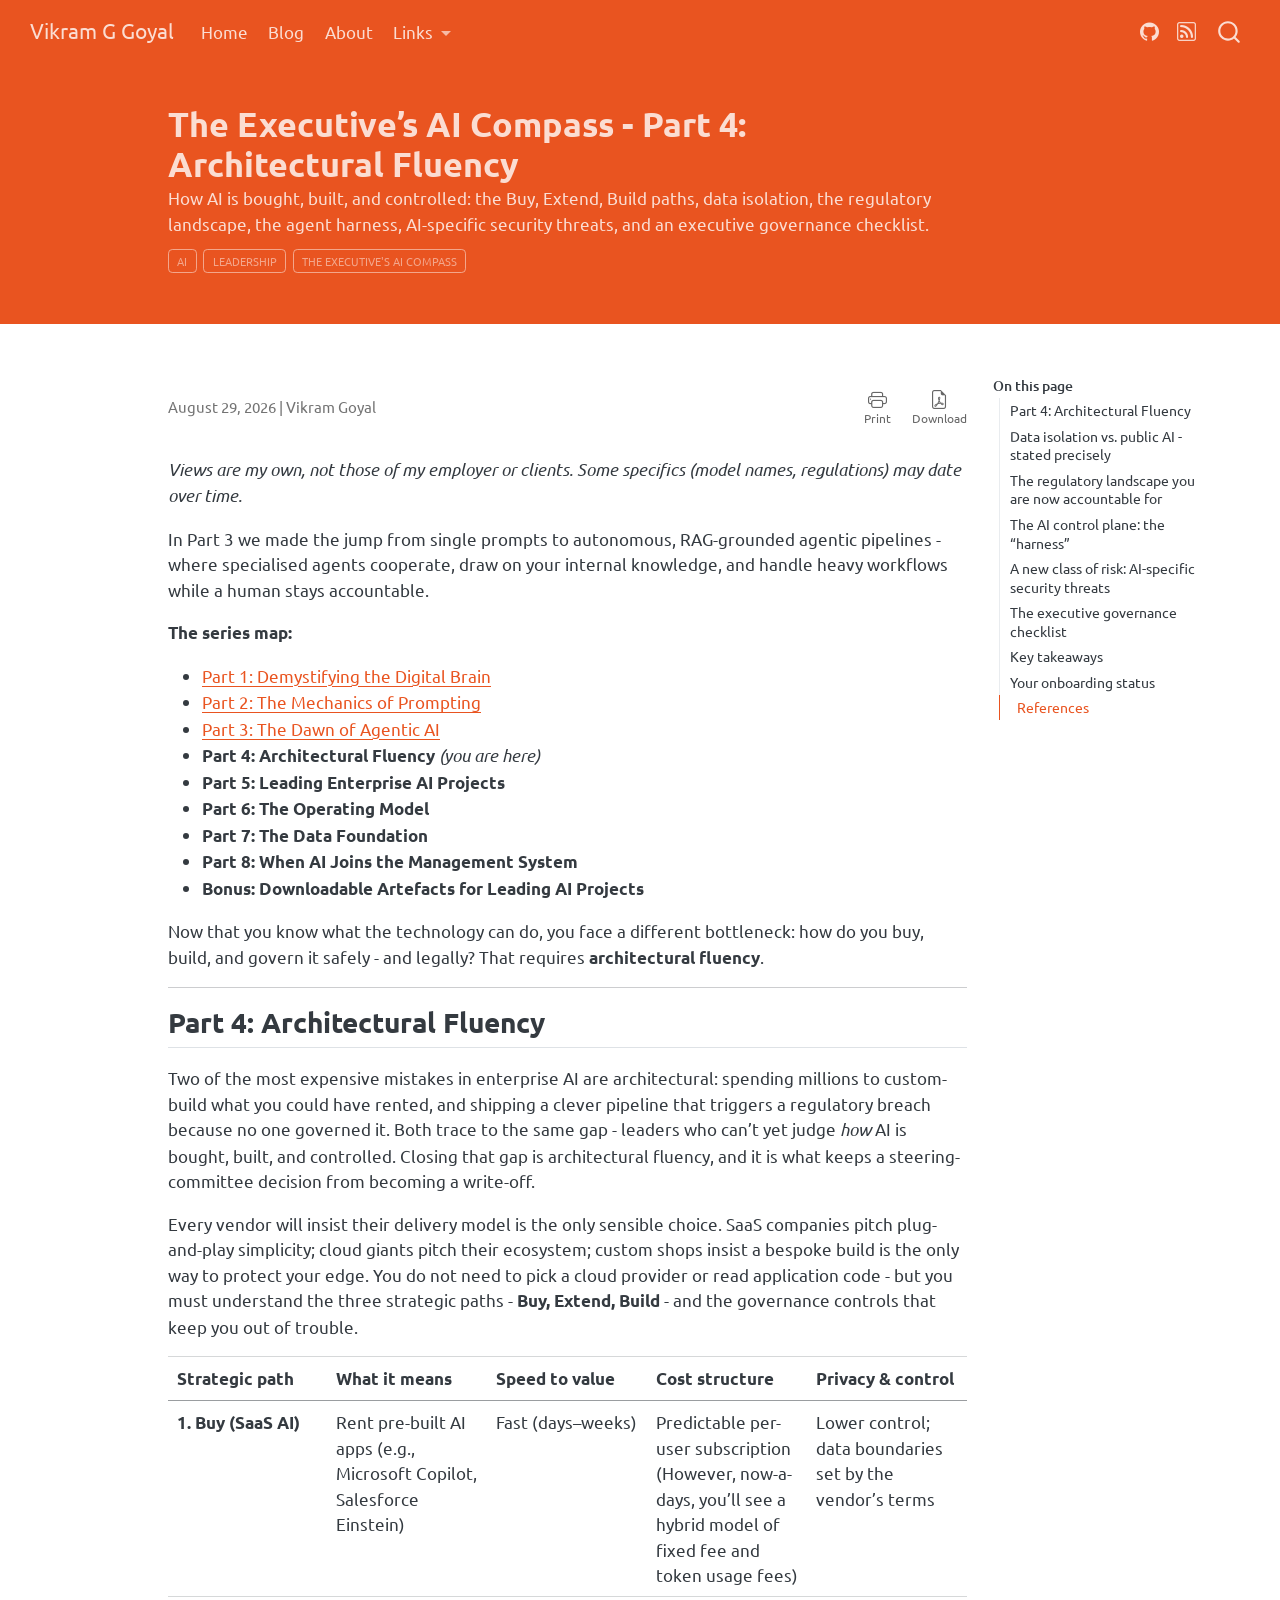
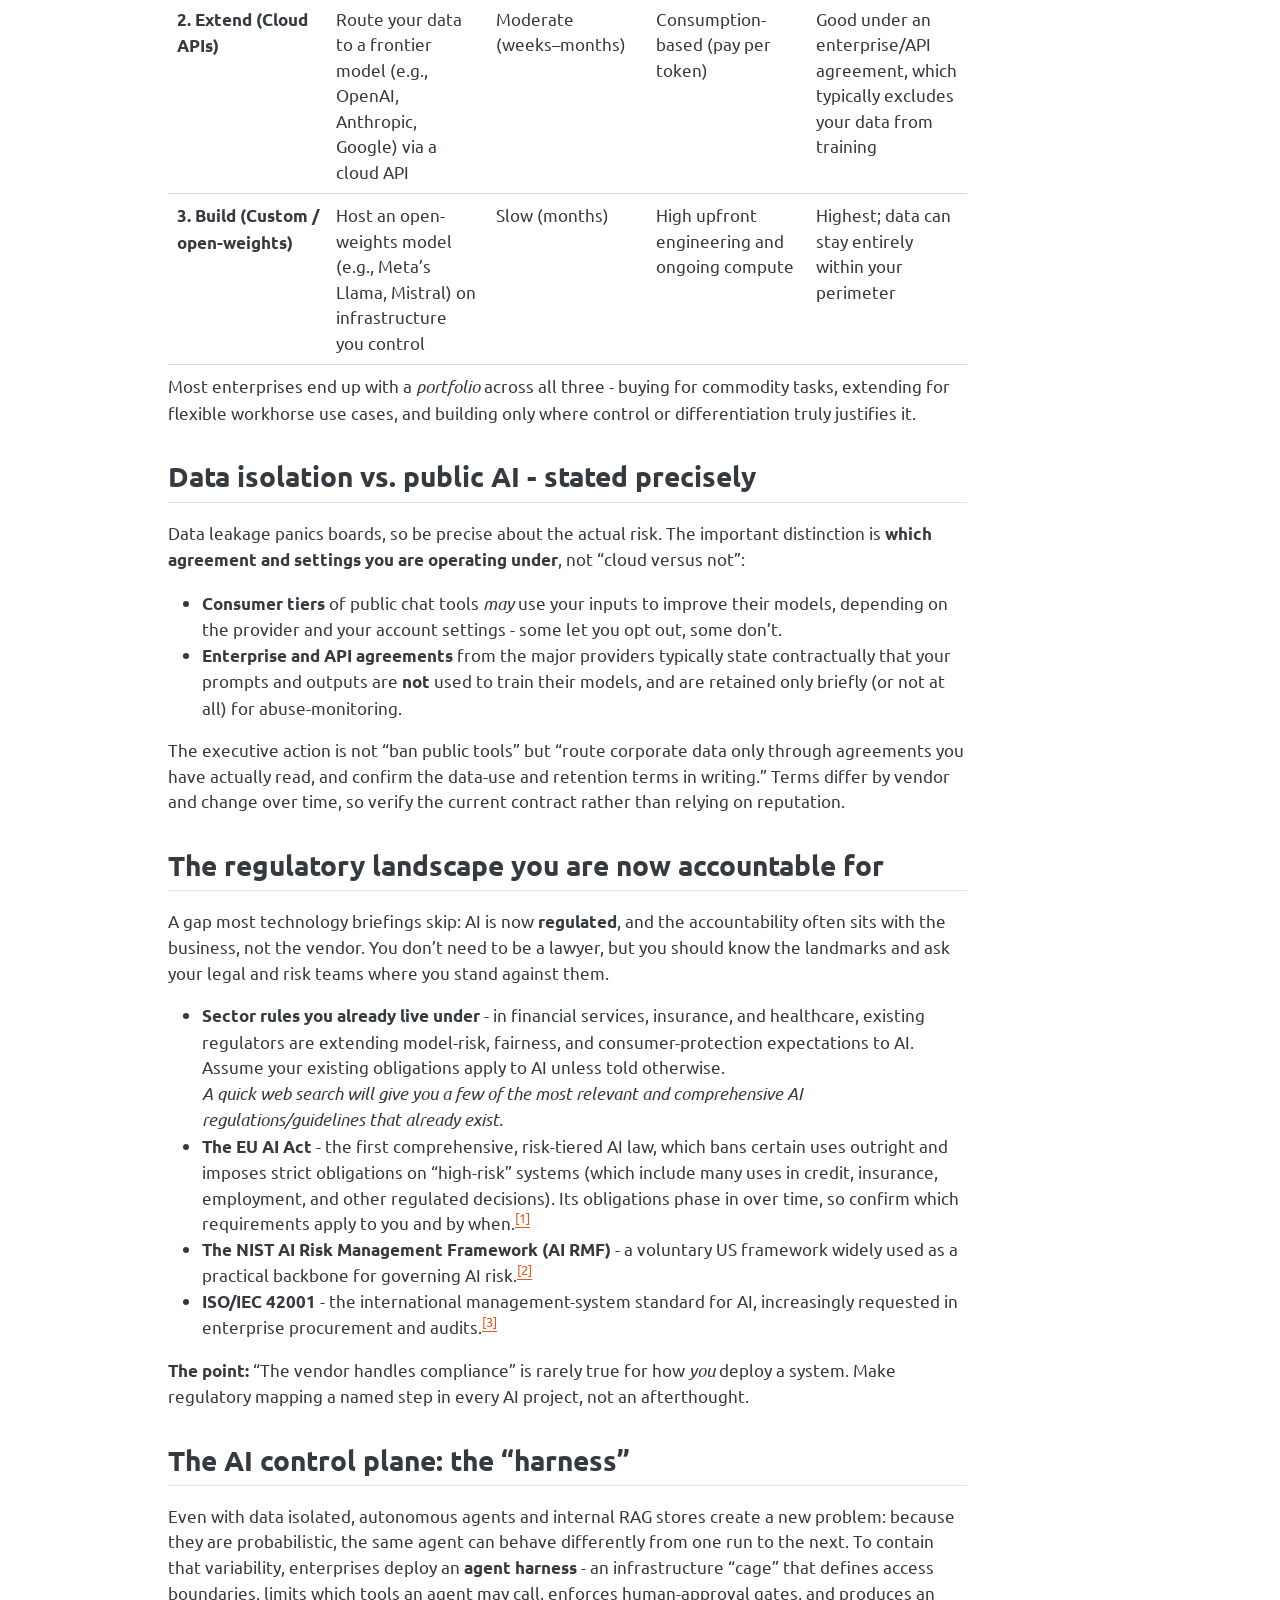
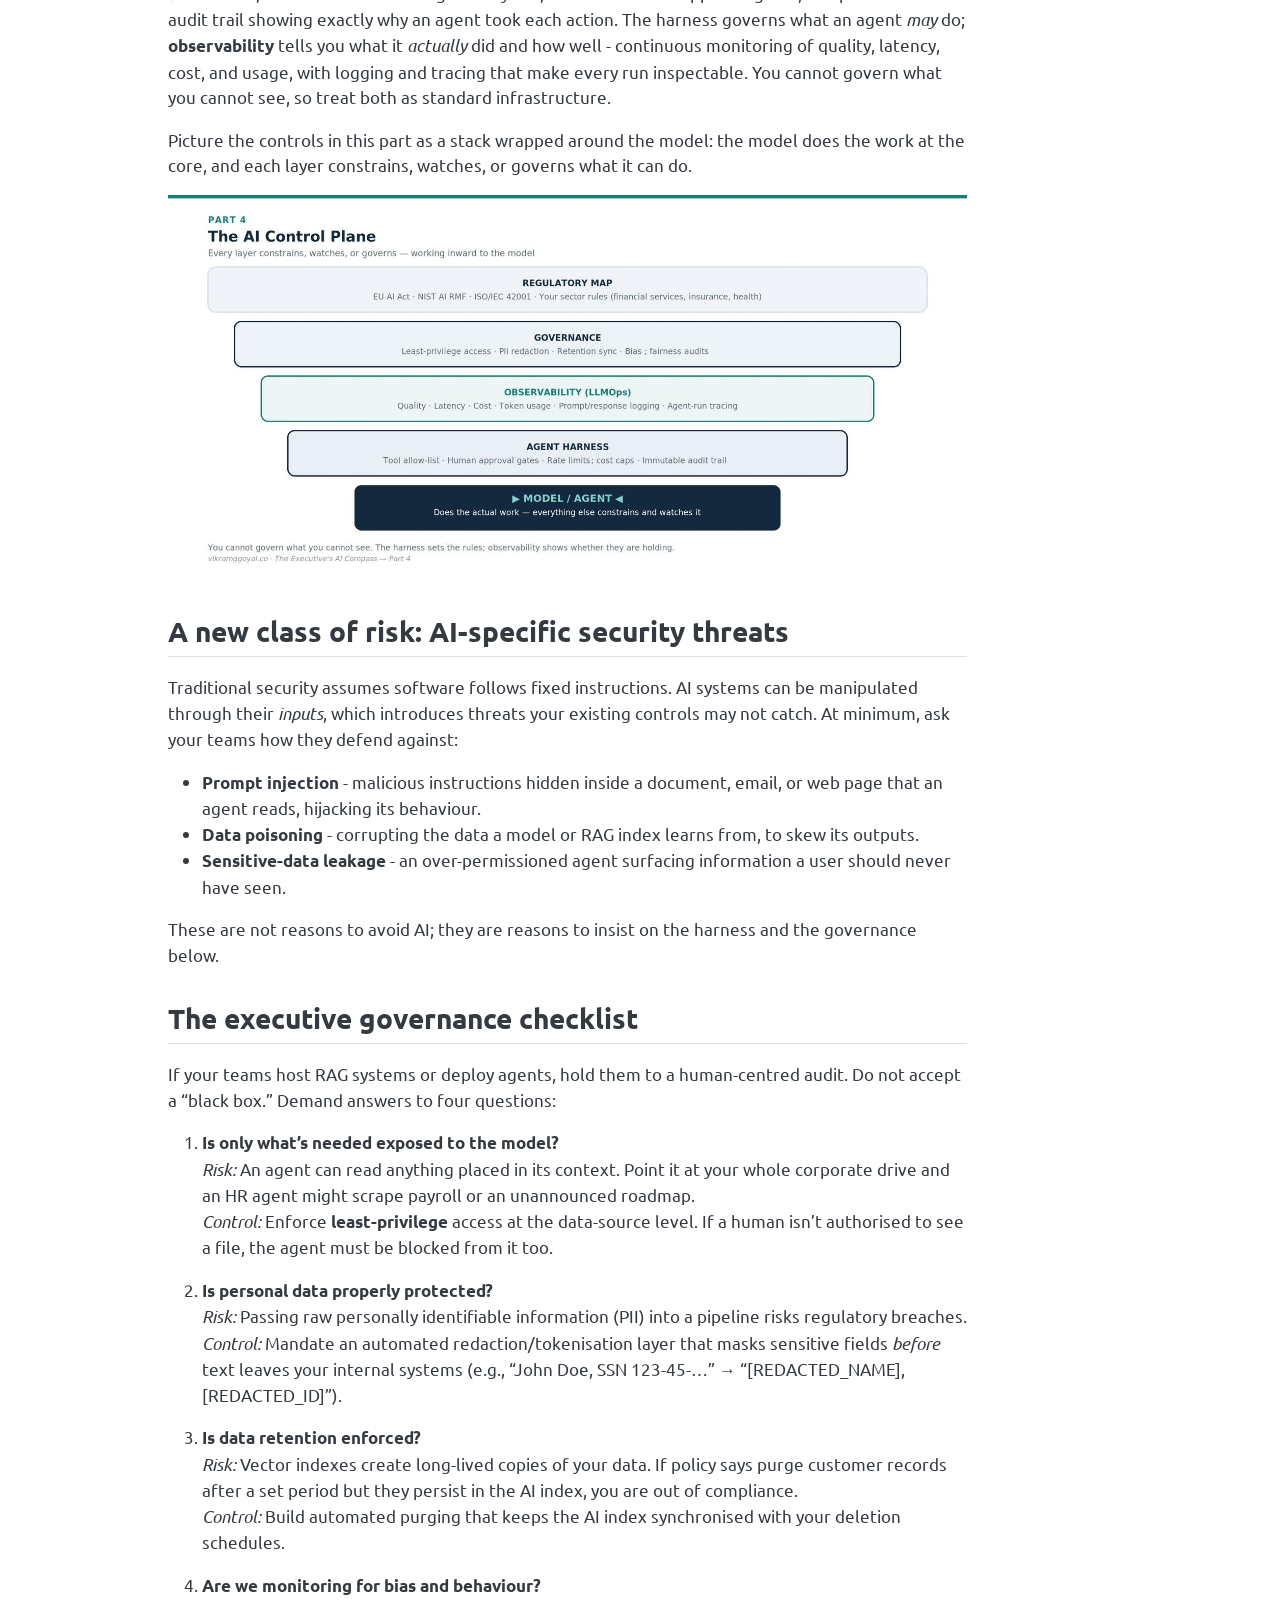
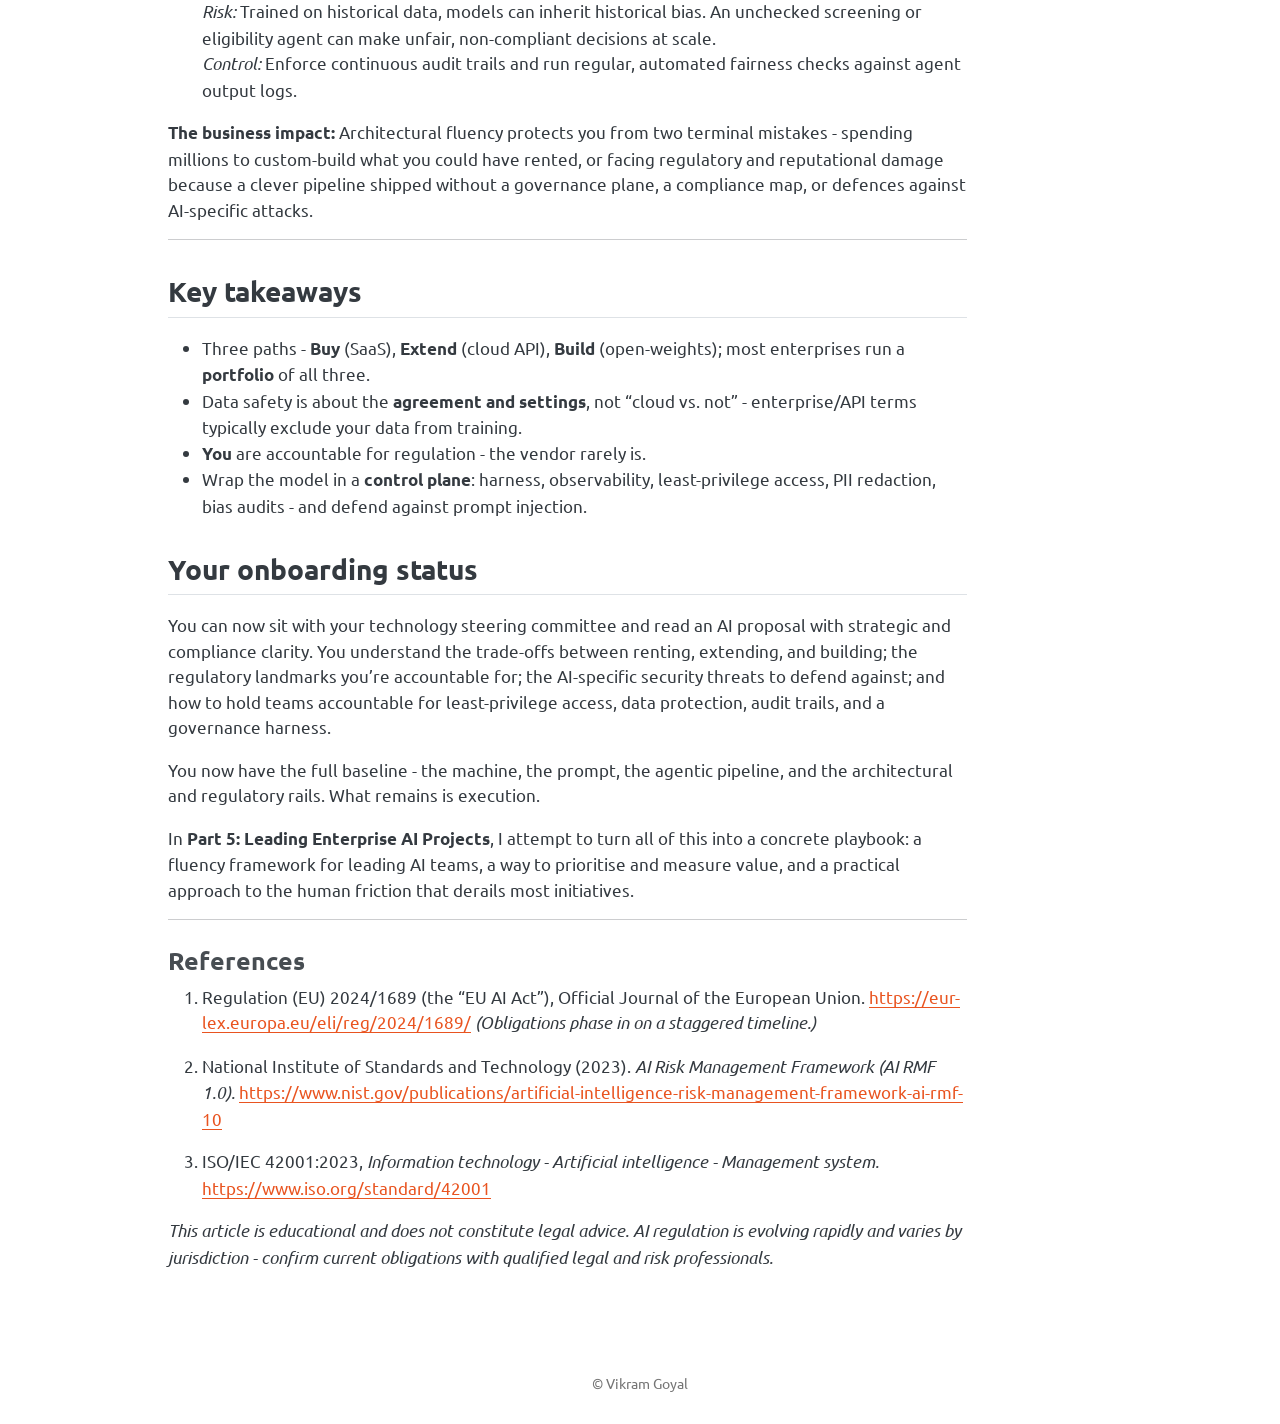
<file: posts/executives-ai-compass-part-4/index.html>
<!DOCTYPE html>
<html xmlns="http://www.w3.org/1999/xhtml" lang="en" xml:lang="en"><head>

<meta charset="utf-8">
<meta name="generator" content="quarto-1.10.19">

<meta name="viewport" content="width=device-width, initial-scale=1.0, user-scalable=yes">

<meta name="author" content="Vikram Goyal">
<meta name="dcterms.date" content="2026-08-29">
<meta name="description" content="How AI is bought, built, and controlled: the Buy, Extend, Build paths, data isolation, the regulatory landscape, the agent harness, AI-specific security threats, and an executive governance checklist.">

<title>The Executive’s AI Compass - Part 4: Architectural Fluency – Vikram G Goyal</title>
<style>
/* Default styles provided by pandoc.
** See https://pandoc.org/MANUAL.html#variables-for-html for config info.
*/
span.smallcaps{font-variant: small-caps;}
div.columns{display: flex; gap: 1.5em;}
div.column{flex: auto;}
@media screen {
div.columns{gap: min(4vw, 1.5em);}
div.column{overflow-x: auto;}
}
div.hanging-indent{margin-left: 1.5em; text-indent: -1.5em;}
ul.task-list{list-style: none;}
ul.task-list li input[type="checkbox"] {
  width: 0.8em;
  margin: 0 0.8em 0.2em -1em; /* quarto-specific, see https://github.com/quarto-dev/quarto-cli/issues/4556 */ 
  vertical-align: middle;
}
</style>


<script src="../../site_libs/quarto-nav/quarto-nav.js"></script>
<script src="../../site_libs/quarto-nav/headroom.min.js"></script>
<script src="../../site_libs/clipboard/clipboard.min.js"></script>
<script src="../../site_libs/quarto-search/autocomplete.umd.js"></script>
<script src="../../site_libs/quarto-search/fuse.min.js"></script>
<script src="../../site_libs/quarto-search/quarto-search.js"></script>
<meta name="quarto:offset" content="../../">
<script src="../../site_libs/quarto-html/quarto.js" type="module"></script>
<script src="../../site_libs/quarto-html/tabsets/tabsets.js" type="module"></script>
<script src="../../site_libs/quarto-html/popper.min.js"></script>
<script src="../../site_libs/quarto-html/tippy.umd.min.js"></script>
<script src="../../site_libs/quarto-html/anchor.min.js"></script>
<link href="../../site_libs/quarto-html/tippy.css" rel="stylesheet">
<link href="../../site_libs/quarto-html/quarto-syntax-highlighting-bf27225e3a48a9273f3daa8f8e829971.css" rel="stylesheet" id="quarto-text-highlighting-styles">
<script src="../../site_libs/bootstrap/bootstrap.min.js"></script>
<link href="../../site_libs/bootstrap/bootstrap-icons.css" rel="stylesheet">
<link href="../../site_libs/bootstrap/bootstrap-72aa6392b8fef5f8e1400aba8338a625.min.css" rel="stylesheet" append-hash="true" id="quarto-bootstrap" data-mode="light">
<script src="../../site_libs/quarto-contrib/glightbox/glightbox.min.js"></script>
<link href="../../site_libs/quarto-contrib/glightbox/glightbox.min.css" rel="stylesheet">
<link href="../../site_libs/quarto-contrib/glightbox/lightbox.css" rel="stylesheet">
<script id="quarto-search-options" type="application/json">{
  "location": "navbar",
  "copy-button": false,
  "collapse-after": 3,
  "panel-placement": "end",
  "type": "overlay",
  "limit": 50,
  "keyboard-shortcut": [
    "f",
    "/",
    "s"
  ],
  "show-item-context": false,
  "language": {
    "search-no-results-text": "No results",
    "search-matching-documents-text": "matching documents",
    "search-copy-link-title": "Copy link to search",
    "search-hide-matches-text": "Hide additional matches",
    "search-more-match-text": "more match in this document",
    "search-more-matches-text": "more matches in this document",
    "search-clear-button-title": "Clear",
    "search-text-placeholder": "",
    "search-detached-cancel-button-title": "Cancel",
    "search-submit-button-title": "Submit",
    "search-label": "Search"
  }
}</script>
<style>html{ scroll-behavior: smooth; }</style>


<link rel="stylesheet" href="../../styles/print.css">
<meta property="og:title" content="The Executive’s AI Compass - Part 4: Architectural Fluency – Vikram G Goyal">
<meta property="og:description" content="How AI is bought, built, and controlled: the Buy, Extend, Build paths, data isolation, the regulatory landscape, the agent harness, AI-specific security threats, and an executive governance checklist.">
<meta property="og:image" content="https://vikramggoyal.co/posts/executives-ai-compass-part-4/img-p4-1-the-ai-control-plane-the-harness.jpg">
<meta property="og:site_name" content="Vikram G Goyal">
<meta name="twitter:title" content="The Executive’s AI Compass - Part 4: Architectural Fluency – Vikram G Goyal">
<meta name="twitter:description" content="How AI is bought, built, and controlled: the Buy, Extend, Build paths, data isolation, the regulatory landscape, the agent harness, AI-specific security threats, and an executive governance checklist.">
<meta name="twitter:image" content="https://vikramggoyal.co/posts/executives-ai-compass-part-4/img-p4-1-the-ai-control-plane-the-harness.jpg">
<meta name="twitter:card" content="summary_large_image">
</head>

<body class="nav-fixed quarto-light">

<div id="quarto-search-results"></div>
  <header id="quarto-header" class="headroom fixed-top quarto-banner">
    <nav class="navbar navbar-expand-lg " data-bs-theme="dark">
      <div class="navbar-container container-fluid">
      <div class="navbar-brand-container mx-auto">
    <a class="navbar-brand" href="../../index.html">
    <span class="navbar-title">Vikram G Goyal</span>
    </a>
  </div>
            <div id="quarto-search" class="" title="Search"></div>
          <button class="navbar-toggler" type="button" data-bs-toggle="collapse" data-bs-target="#navbarCollapse" aria-controls="navbarCollapse" role="menu" aria-expanded="false" aria-label="Toggle navigation" onclick="if (window.quartoToggleHeadroom) { window.quartoToggleHeadroom(); }">
  <span class="navbar-toggler-icon"></span>
</button>
          <div class="collapse navbar-collapse" id="navbarCollapse">
            <ul class="navbar-nav navbar-nav-scroll me-auto">
  <li class="nav-item">
    <a class="nav-link" href="../../index.html"> 
<span class="menu-text">Home</span></a>
  </li>  
  <li class="nav-item">
    <a class="nav-link" href="../../blog.html"> 
<span class="menu-text">Blog</span></a>
  </li>  
  <li class="nav-item">
    <a class="nav-link" href="../../about.html"> 
<span class="menu-text">About</span></a>
  </li>  
  <li class="nav-item dropdown ">
    <a class="nav-link dropdown-toggle" href="#" id="nav-menu-links" role="link" data-bs-toggle="dropdown" aria-expanded="false">
 <span class="menu-text">Links</span>
    </a>
    <ul class="dropdown-menu" aria-labelledby="nav-menu-links">    
        <li>
    <a class="dropdown-item" href="../../links/reading.html">
 <span class="dropdown-text">Books and Articles</span></a>
  </li>  
        <li>
    <a class="dropdown-item" href="../../links/videos_podcasts.html">
 <span class="dropdown-text">Videos and Podcasts</span></a>
  </li>  
    </ul>
  </li>
</ul>
            <ul class="navbar-nav navbar-nav-scroll ms-auto">
  <li class="nav-item compact">
    <a class="nav-link" href="https://github.com/vikramggoyal"> <i class="bi bi-github" role="img" aria-label="GitHub">
</i> 
<span class="menu-text"></span></a>
  </li>  
  <li class="nav-item compact">
    <a class="nav-link" href="../../blog.xml"> <i class="bi bi-rss" role="img" aria-label="RSS">
</i> 
<span class="menu-text"></span></a>
  </li>  
</ul>
          </div> <!-- /navcollapse -->
            <div class="quarto-navbar-tools">
</div>
      </div> <!-- /container-fluid -->
    </nav>
</header>
<!-- content -->
<header id="title-block-header" class="quarto-title-block default page-columns page-full">
  <div class="quarto-title-banner page-columns page-full">
    <div class="quarto-title column-body">
      <h1 class="title">The Executive’s AI Compass - Part 4: Architectural Fluency</h1>
                  <div>
        <div class="description">
          How AI is bought, built, and controlled: the Buy, Extend, Build paths, data isolation, the regulatory landscape, the agent harness, AI-specific security threats, and an executive governance checklist.
        </div>
      </div>
                          <div class="quarto-categories">
                <div class="quarto-category">AI</div>
                <div class="quarto-category">Leadership</div>
                <div class="quarto-category">The Executive's AI Compass</div>
              </div>
                  </div>
  </div>
    
  
  <div class="quarto-title-meta">

      <div>
      <div class="quarto-title-meta-heading">Author</div>
      <div class="quarto-title-meta-contents">
               <p>Vikram Goyal </p>
            </div>
    </div>
      
      <div>
      <div class="quarto-title-meta-heading">Published</div>
      <div class="quarto-title-meta-contents">
        <p class="date">August 29, 2026</p>
      </div>
    </div>
    
      
    </div>
    
  
  </header><div id="quarto-content" class="quarto-container page-columns page-rows-contents page-layout-article page-navbar">
<!-- sidebar -->
<!-- margin-sidebar -->
    <div id="quarto-margin-sidebar" class="sidebar margin-sidebar">
        <nav id="TOC" role="doc-toc" class="toc-active">
    <h2 id="toc-title">On this page</h2>
   
  <ul>
  <li><a href="#part-4-architectural-fluency" id="toc-part-4-architectural-fluency" class="nav-link active" data-scroll-target="#part-4-architectural-fluency">Part 4: Architectural Fluency</a></li>
  <li><a href="#data-isolation-vs.-public-ai---stated-precisely" id="toc-data-isolation-vs.-public-ai---stated-precisely" class="nav-link" data-scroll-target="#data-isolation-vs.-public-ai---stated-precisely">Data isolation vs.&nbsp;public AI - stated precisely</a></li>
  <li><a href="#the-regulatory-landscape-you-are-now-accountable-for" id="toc-the-regulatory-landscape-you-are-now-accountable-for" class="nav-link" data-scroll-target="#the-regulatory-landscape-you-are-now-accountable-for">The regulatory landscape you are now accountable for</a></li>
  <li><a href="#the-ai-control-plane-the-harness" id="toc-the-ai-control-plane-the-harness" class="nav-link" data-scroll-target="#the-ai-control-plane-the-harness">The AI control plane: the “harness”</a></li>
  <li><a href="#a-new-class-of-risk-ai-specific-security-threats" id="toc-a-new-class-of-risk-ai-specific-security-threats" class="nav-link" data-scroll-target="#a-new-class-of-risk-ai-specific-security-threats">A new class of risk: AI-specific security threats</a></li>
  <li><a href="#the-executive-governance-checklist" id="toc-the-executive-governance-checklist" class="nav-link" data-scroll-target="#the-executive-governance-checklist">The executive governance checklist</a></li>
  <li><a href="#key-takeaways" id="toc-key-takeaways" class="nav-link" data-scroll-target="#key-takeaways">Key takeaways</a></li>
  <li><a href="#your-onboarding-status" id="toc-your-onboarding-status" class="nav-link" data-scroll-target="#your-onboarding-status">Your onboarding status</a>
  <ul class="collapse">
  <li><a href="#references" id="toc-references" class="nav-link" data-scroll-target="#references">References</a></li>
  </ul></li>
  </ul>
</nav>
    </div>
<!-- main -->
<main class="content quarto-banner-title-block" id="quarto-document-content">





<div class="post-header no-print">
<div class="post-header__byline">
<p><span class="post-header__date">August 29, 2026</span> | Vikram Goyal</p>
</div>
<div class="post-toolbar" role="group" aria-label="Post actions">
  <button type="button" class="post-toolbar__btn" data-action="print" onclick="window.print()" title="Print">
    <i class="bi bi-printer" aria-hidden="true"></i><span>Print</span>
  </button>
  <a class="post-toolbar__btn" data-action="pdf" id="pdf-download-btn" href="index.pdf" download="" title="Download as PDF">
    <i class="bi bi-file-earmark-pdf" aria-hidden="true"></i><span>Download</span>
  </a>
</div>
<script>
(function () {
  // Derive the PDF filename from the post slug (the containing folder name in the URL).
  var btn = document.getElementById('pdf-download-btn');
  if (!btn) return;
  var parts = window.location.pathname.replace(/\/$/, '').split('/');
  var slug = parts[parts.length - 1];
  if (slug && slug !== 'posts') {
    btn.href = slug + '.pdf';
    btn.download = slug + '.pdf';
  }
})();
</script>
</div>
<p><em>Views are my own, not those of my employer or clients. Some specifics (model names, regulations) may date over time.</em></p>
<p>In Part 3 we made the jump from single prompts to autonomous, RAG-grounded agentic pipelines - where specialised agents cooperate, draw on your internal knowledge, and handle heavy workflows while a human stays accountable.</p>
<p><strong>The series map:</strong></p>
<ul>
<li><strong><a href="https://vikramggoyal.co/posts/executives-ai-compass-part-1/">Part 1: Demystifying the Digital Brain</a></strong></li>
<li><strong><a href="https://vikramggoyal.co/posts/executives-ai-compass-part-2/">Part 2: The Mechanics of Prompting</a></strong></li>
<li><strong><a href="https://vikramggoyal.co/posts/executives-ai-compass-part-3/">Part 3: The Dawn of Agentic AI</a></strong></li>
<li><strong>Part 4: Architectural Fluency</strong> <em>(you are here)</em></li>
<li><strong>Part 5: Leading Enterprise AI Projects</strong></li>
<li><strong>Part 6: The Operating Model</strong></li>
<li><strong>Part 7: The Data Foundation</strong></li>
<li><strong>Part 8: When AI Joins the Management System</strong></li>
<li><strong>Bonus: Downloadable Artefacts for Leading AI Projects</strong></li>
</ul>
<p>Now that you know what the technology can do, you face a different bottleneck: how do you buy, build, and govern it safely - and legally? That requires <strong>architectural fluency</strong>.</p>
<hr>
<section id="part-4-architectural-fluency" class="level2">
<h2 class="anchored" data-anchor-id="part-4-architectural-fluency">Part 4: Architectural Fluency</h2>
<p>Two of the most expensive mistakes in enterprise AI are architectural: spending millions to custom-build what you could have rented, and shipping a clever pipeline that triggers a regulatory breach because no one governed it. Both trace to the same gap - leaders who can’t yet judge <em>how</em> AI is bought, built, and controlled. Closing that gap is architectural fluency, and it is what keeps a steering-committee decision from becoming a write-off.</p>
<p>Every vendor will insist their delivery model is the only sensible choice. SaaS companies pitch plug-and-play simplicity; cloud giants pitch their ecosystem; custom shops insist a bespoke build is the only way to protect your edge. You do not need to pick a cloud provider or read application code - but you must understand the three strategic paths - <strong>Buy, Extend, Build</strong> - and the governance controls that keep you out of trouble.</p>
<table class="caption-top table">
<colgroup>
<col style="width: 20%">
<col style="width: 20%">
<col style="width: 20%">
<col style="width: 20%">
<col style="width: 20%">
</colgroup>
<thead>
<tr class="header">
<th>Strategic path</th>
<th>What it means</th>
<th>Speed to value</th>
<th>Cost structure</th>
<th>Privacy &amp; control</th>
</tr>
</thead>
<tbody>
<tr class="odd">
<td><strong>1. Buy (SaaS AI)</strong></td>
<td>Rent pre-built AI apps (e.g., Microsoft Copilot, Salesforce Einstein)</td>
<td>Fast (days–weeks)</td>
<td>Predictable per-user subscription (However, now-a-days, you’ll see a hybrid model of fixed fee and token usage fees)</td>
<td>Lower control; data boundaries set by the vendor’s terms</td>
</tr>
<tr class="even">
<td><strong>2. Extend (Cloud APIs)</strong></td>
<td>Route your data to a frontier model (e.g., OpenAI, Anthropic, Google) via a cloud API</td>
<td>Moderate (weeks–months)</td>
<td>Consumption-based (pay per token)</td>
<td>Good under an enterprise/API agreement, which typically excludes your data from training</td>
</tr>
<tr class="odd">
<td><strong>3. Build (Custom / open-weights)</strong></td>
<td>Host an open-weights model (e.g., Meta’s Llama, Mistral) on infrastructure you control</td>
<td>Slow (months)</td>
<td>High upfront engineering and ongoing compute</td>
<td>Highest; data can stay entirely within your perimeter</td>
</tr>
</tbody>
</table>
<p>Most enterprises end up with a <em>portfolio</em> across all three - buying for commodity tasks, extending for flexible workhorse use cases, and building only where control or differentiation truly justifies it.</p>
</section>
<section id="data-isolation-vs.-public-ai---stated-precisely" class="level2">
<h2 class="anchored" data-anchor-id="data-isolation-vs.-public-ai---stated-precisely">Data isolation vs.&nbsp;public AI - stated precisely</h2>
<p>Data leakage panics boards, so be precise about the actual risk. The important distinction is <strong>which agreement and settings you are operating under</strong>, not “cloud versus not”:</p>
<ul>
<li><strong>Consumer tiers</strong> of public chat tools <em>may</em> use your inputs to improve their models, depending on the provider and your account settings - some let you opt out, some don’t.</li>
<li><strong>Enterprise and API agreements</strong> from the major providers typically state contractually that your prompts and outputs are <strong>not</strong> used to train their models, and are retained only briefly (or not at all) for abuse-monitoring.</li>
</ul>
<p>The executive action is not “ban public tools” but “route corporate data only through agreements you have actually read, and confirm the data-use and retention terms in writing.” Terms differ by vendor and change over time, so verify the current contract rather than relying on reputation.</p>
</section>
<section id="the-regulatory-landscape-you-are-now-accountable-for" class="level2">
<h2 class="anchored" data-anchor-id="the-regulatory-landscape-you-are-now-accountable-for">The regulatory landscape you are now accountable for</h2>
<p>A gap most technology briefings skip: AI is now <strong>regulated</strong>, and the accountability often sits with the business, not the vendor. You don’t need to be a lawyer, but you should know the landmarks and ask your legal and risk teams where you stand against them.</p>
<ul>
<li><strong>Sector rules you already live under</strong> - in financial services, insurance, and healthcare, existing regulators are extending model-risk, fairness, and consumer-protection expectations to AI. Assume your existing obligations apply to AI unless told otherwise.<br>
<em>A quick web search will give you a few of the most relevant and comprehensive AI regulations/guidelines that already exist.</em></li>
<li><strong>The EU AI Act</strong> - the first comprehensive, risk-tiered AI law, which bans certain uses outright and imposes strict obligations on “high-risk” systems (which include many uses in credit, insurance, employment, and other regulated decisions). Its obligations phase in over time, so confirm which requirements apply to you and by when.<a href="#ref-1" class="refmark">[1]</a></li>
<li><strong>The NIST AI Risk Management Framework (AI RMF)</strong> - a voluntary US framework widely used as a practical backbone for governing AI risk.<a href="#ref-2" class="refmark">[2]</a></li>
<li><strong>ISO/IEC 42001</strong> - the international management-system standard for AI, increasingly requested in enterprise procurement and audits.<a href="#ref-3" class="refmark">[3]</a></li>
</ul>
<p><strong>The point:</strong> “The vendor handles compliance” is rarely true for how <em>you</em> deploy a system. Make regulatory mapping a named step in every AI project, not an afterthought.</p>
</section>
<section id="the-ai-control-plane-the-harness" class="level2">
<h2 class="anchored" data-anchor-id="the-ai-control-plane-the-harness">The AI control plane: the “harness”</h2>
<p>Even with data isolated, autonomous agents and internal RAG stores create a new problem: because they are probabilistic, the same agent can behave differently from one run to the next. To contain that variability, enterprises deploy an <strong>agent harness</strong> - an infrastructure “cage” that defines access boundaries, limits which tools an agent may call, enforces human-approval gates, and produces an audit trail showing exactly why an agent took each action. The harness governs what an agent <em>may</em> do; <strong>observability</strong> tells you what it <em>actually</em> did and how well - continuous monitoring of quality, latency, cost, and usage, with logging and tracing that make every run inspectable. You cannot govern what you cannot see, so treat both as standard infrastructure.</p>
<p>Picture the controls in this part as a stack wrapped around the model: the model does the work at the core, and each layer constrains, watches, or governs what it can do.</p>
<p><a href="img-p4-1-the-ai-control-plane-the-harness.jpg" class="lightbox" data-gallery="quarto-lightbox-gallery-1"><img src="img-p4-1-the-ai-control-plane-the-harness.jpg" class="img-fluid" alt="Diagram: the AI control plane - regulatory map, governance, observability, and agent harness layers wrapped around the model/agent at the core"></a></p>
</section>
<section id="a-new-class-of-risk-ai-specific-security-threats" class="level2">
<h2 class="anchored" data-anchor-id="a-new-class-of-risk-ai-specific-security-threats">A new class of risk: AI-specific security threats</h2>
<p>Traditional security assumes software follows fixed instructions. AI systems can be manipulated through their <em>inputs</em>, which introduces threats your existing controls may not catch. At minimum, ask your teams how they defend against:</p>
<ul>
<li><strong>Prompt injection</strong> - malicious instructions hidden inside a document, email, or web page that an agent reads, hijacking its behaviour.</li>
<li><strong>Data poisoning</strong> - corrupting the data a model or RAG index learns from, to skew its outputs.</li>
<li><strong>Sensitive-data leakage</strong> - an over-permissioned agent surfacing information a user should never have seen.</li>
</ul>
<p>These are not reasons to avoid AI; they are reasons to insist on the harness and the governance below.</p>
</section>
<section id="the-executive-governance-checklist" class="level2">
<h2 class="anchored" data-anchor-id="the-executive-governance-checklist">The executive governance checklist</h2>
<p>If your teams host RAG systems or deploy agents, hold them to a human-centred audit. Do not accept a “black box.” Demand answers to four questions:</p>
<ol type="1">
<li><p><strong>Is only what’s needed exposed to the model?</strong><br>
<em>Risk:</em> An agent can read anything placed in its context. Point it at your whole corporate drive and an HR agent might scrape payroll or an unannounced roadmap.<br>
<em>Control:</em> Enforce <strong>least-privilege</strong> access at the data-source level. If a human isn’t authorised to see a file, the agent must be blocked from it too.</p></li>
<li><p><strong>Is personal data properly protected?</strong><br>
<em>Risk:</em> Passing raw personally identifiable information (PII) into a pipeline risks regulatory breaches.<br>
<em>Control:</em> Mandate an automated redaction/tokenisation layer that masks sensitive fields <em>before</em> text leaves your internal systems (e.g., “John Doe, SSN 123-45-…” → “[REDACTED_NAME], [REDACTED_ID]”).</p></li>
<li><p><strong>Is data retention enforced?</strong><br>
<em>Risk:</em> Vector indexes create long-lived copies of your data. If policy says purge customer records after a set period but they persist in the AI index, you are out of compliance.<br>
<em>Control:</em> Build automated purging that keeps the AI index synchronised with your deletion schedules.</p></li>
<li><p><strong>Are we monitoring for bias and behaviour?</strong><br>
<em>Risk:</em> Trained on historical data, models can inherit historical bias. An unchecked screening or eligibility agent can make unfair, non-compliant decisions at scale.<br>
<em>Control:</em> Enforce continuous audit trails and run regular, automated fairness checks against agent output logs.</p></li>
</ol>
<p><strong>The business impact:</strong> Architectural fluency protects you from two terminal mistakes - spending millions to custom-build what you could have rented, or facing regulatory and reputational damage because a clever pipeline shipped without a governance plane, a compliance map, or defences against AI-specific attacks.</p>
<hr>
</section>
<section id="key-takeaways" class="level2">
<h2 class="anchored" data-anchor-id="key-takeaways">Key takeaways</h2>
<ul>
<li>Three paths - <strong>Buy</strong> (SaaS), <strong>Extend</strong> (cloud API), <strong>Build</strong> (open-weights); most enterprises run a <strong>portfolio</strong> of all three.</li>
<li>Data safety is about the <strong>agreement and settings</strong>, not “cloud vs.&nbsp;not” - enterprise/API terms typically exclude your data from training.</li>
<li><strong>You</strong> are accountable for regulation - the vendor rarely is.</li>
<li>Wrap the model in a <strong>control plane</strong>: harness, observability, least-privilege access, PII redaction, bias audits - and defend against prompt injection.</li>
</ul>
</section>
<section id="your-onboarding-status" class="level2">
<h2 class="anchored" data-anchor-id="your-onboarding-status">Your onboarding status</h2>
<p>You can now sit with your technology steering committee and read an AI proposal with strategic and compliance clarity. You understand the trade-offs between renting, extending, and building; the regulatory landmarks you’re accountable for; the AI-specific security threats to defend against; and how to hold teams accountable for least-privilege access, data protection, audit trails, and a governance harness.</p>
<p>You now have the full baseline - the machine, the prompt, the agentic pipeline, and the architectural and regulatory rails. What remains is execution.</p>
<p>In <strong>Part 5: Leading Enterprise AI Projects</strong>, I attempt to turn all of this into a concrete playbook: a fluency framework for leading AI teams, a way to prioritise and measure value, and a practical approach to the human friction that derails most initiatives.</p>
<hr>
<section id="references" class="level3">
<h3 class="anchored" data-anchor-id="references">References</h3>
<ol type="1">
<li><p><span id="ref-1"></span>Regulation (EU) 2024/1689 (the “EU AI Act”), Official Journal of the European Union. <a href="https://eur-lex.europa.eu/eli/reg/2024/1689/" class="uri">https://eur-lex.europa.eu/eli/reg/2024/1689/</a> <em>(Obligations phase in on a staggered timeline.)</em></p></li>
<li><p><span id="ref-2"></span>National Institute of Standards and Technology (2023). <em>AI Risk Management Framework (AI RMF 1.0).</em> <a href="https://www.nist.gov/publications/artificial-intelligence-risk-management-framework-ai-rmf-10" class="uri">https://www.nist.gov/publications/artificial-intelligence-risk-management-framework-ai-rmf-10</a></p></li>
<li><p><span id="ref-3"></span>ISO/IEC 42001:2023, <em>Information technology - Artificial intelligence - Management system.</em> <a href="https://www.iso.org/standard/42001" class="uri">https://www.iso.org/standard/42001</a></p></li>
</ol>
<p><em>This article is educational and does not constitute legal advice. AI regulation is evolving rapidly and varies by jurisdiction - confirm current obligations with qualified legal and risk professionals.</em></p>


</section>
</section>

</main> <!-- /main -->
<script id="quarto-html-after-body" type="application/javascript">
  window.document.addEventListener("DOMContentLoaded", function (event) {
    const icon = "";
    const anchorJS = new window.AnchorJS();
    anchorJS.options = {
      placement: 'right',
      icon: icon
    };
    anchorJS.add('.anchored');
    const isCodeAnnotation = (el) => {
      for (const clz of el.classList) {
        if (clz.startsWith('code-annotation-')) {                     
          return true;
        }
      }
      return false;
    }
    const onCopySuccess = function(e) {
      // button target
      const button = e.trigger;
      // don't keep focus
      button.blur();
      // flash "checked"
      button.classList.add('code-copy-button-checked');
      var currentTitle = button.getAttribute("title");
      button.setAttribute("title", "Copied!");
      let tooltip;
      if (window.bootstrap) {
        button.setAttribute("data-bs-toggle", "tooltip");
        button.setAttribute("data-bs-placement", "left");
        button.setAttribute("data-bs-title", "Copied!");
        tooltip = new bootstrap.Tooltip(button, 
          { trigger: "manual", 
            customClass: "code-copy-button-tooltip",
            offset: [0, -8]});
        tooltip.show();    
      }
      setTimeout(function() {
        if (tooltip) {
          tooltip.hide();
          button.removeAttribute("data-bs-title");
          button.removeAttribute("data-bs-toggle");
          button.removeAttribute("data-bs-placement");
        }
        button.setAttribute("title", currentTitle);
        button.classList.remove('code-copy-button-checked');
      }, 1000);
      // clear code selection
      e.clearSelection();
    }
    const getTextToCopy = function(trigger) {
      const outerScaffold = trigger.parentElement.cloneNode(true);
      const codeEl = outerScaffold.querySelector('code');
      for (const childEl of codeEl.children) {
        if (isCodeAnnotation(childEl)) {
          childEl.remove();
        }
      }
      return codeEl.innerText;
    }
    const clipboard = new window.ClipboardJS('.code-copy-button:not([data-in-quarto-modal])', {
      text: getTextToCopy
    });
    clipboard.on('success', onCopySuccess);
    if (window.document.getElementById('quarto-embedded-source-code-modal')) {
      const clipboardModal = new window.ClipboardJS('.code-copy-button[data-in-quarto-modal]', {
        text: getTextToCopy,
        container: window.document.getElementById('quarto-embedded-source-code-modal')
      });
      clipboardModal.on('success', onCopySuccess);
    }
      var localhostRegex = new RegExp(/^(?:http|https):\/\/localhost\:?[0-9]*\//);
      var mailtoRegex = new RegExp(/^mailto:/);
        var filterRegex = new RegExp("https:\/\/vikramggoyal\.co");
      var isInternal = (href) => {
          return filterRegex.test(href) || localhostRegex.test(href) || mailtoRegex.test(href);
      }
      // Inspect non-navigation links and adorn them if external
     var links = window.document.querySelectorAll('a[href]:not(.nav-link):not(.navbar-brand):not(.toc-action):not(.sidebar-link):not(.sidebar-item-toggle):not(.pagination-link):not(.no-external):not([aria-hidden]):not(.dropdown-item):not(.quarto-navigation-tool):not(.about-link)');
      for (var i=0; i<links.length; i++) {
        const link = links[i];
        if (!isInternal(link.href)) {
          // undo the damage that might have been done by quarto-nav.js in the case of
          // links that we want to consider external
          if (link.dataset.originalHref !== undefined) {
            link.href = link.dataset.originalHref;
          }
        }
      }
    function tippyHover(el, contentFn, onTriggerFn, onUntriggerFn) {
      const config = {
        allowHTML: true,
        maxWidth: 500,
        delay: 100,
        arrow: false,
        appendTo: function(el) {
            return el.parentElement;
        },
        interactive: true,
        interactiveBorder: 10,
        theme: 'quarto',
        placement: 'bottom-start',
      };
      if (contentFn) {
        config.content = contentFn;
      }
      if (onTriggerFn) {
        config.onTrigger = onTriggerFn;
      }
      if (onUntriggerFn) {
        config.onUntrigger = onUntriggerFn;
      }
      window.tippy(el, config); 
    }
    const noterefs = window.document.querySelectorAll('a[role="doc-noteref"]');
    for (var i=0; i<noterefs.length; i++) {
      const ref = noterefs[i];
      tippyHover(ref, function() {
        // use id or data attribute instead here
        let href = ref.getAttribute('data-footnote-href') || ref.getAttribute('href');
        try { href = new URL(href).hash; } catch {}
        const id = href.replace(/^#\/?/, "");
        const note = window.document.getElementById(id);
        if (note) {
          return note.innerHTML;
        } else {
          return "";
        }
      });
    }
    const xrefs = window.document.querySelectorAll('a.quarto-xref');
    const processXRef = (id, note) => {
      // Strip column container classes
      const stripColumnClz = (el) => {
        el.classList.remove("page-full", "page-columns");
        if (el.children) {
          for (const child of el.children) {
            stripColumnClz(child);
          }
        }
      }
      stripColumnClz(note)
      if (id === null || id.startsWith('sec-')) {
        // Special case sections, only their first couple elements
        const container = document.createElement("div");
        if (note.children && note.children.length > 2) {
          container.appendChild(note.children[0].cloneNode(true));
          for (let i = 1; i < note.children.length; i++) {
            const child = note.children[i];
            if (child.tagName === "P" && child.innerText === "") {
              continue;
            } else {
              container.appendChild(child.cloneNode(true));
              break;
            }
          }
          if (window.Quarto?.typesetMath) {
            window.Quarto.typesetMath(container);
          }
          return container.innerHTML
        } else {
          if (window.Quarto?.typesetMath) {
            window.Quarto.typesetMath(note);
          }
          return note.innerHTML;
        }
      } else {
        // Remove any anchor links if they are present
        const anchorLink = note.querySelector('a.anchorjs-link');
        if (anchorLink) {
          anchorLink.remove();
        }
        if (window.Quarto?.typesetMath) {
          window.Quarto.typesetMath(note);
        }
        if (note.classList.contains("callout")) {
          return note.outerHTML;
        } else {
          return note.innerHTML;
        }
      }
    }
    for (var i=0; i<xrefs.length; i++) {
      const xref = xrefs[i];
      tippyHover(xref, undefined, function(instance) {
        instance.disable();
        let url = xref.getAttribute('href');
        let hash = undefined; 
        if (url.startsWith('#')) {
          hash = url;
        } else {
          try { hash = new URL(url).hash; } catch {}
        }
        if (hash) {
          const id = hash.replace(/^#\/?/, "");
          const note = window.document.getElementById(id);
          if (note !== null) {
            try {
              const html = processXRef(id, note.cloneNode(true));
              instance.setContent(html);
            } finally {
              instance.enable();
              instance.show();
            }
          } else {
            // See if we can fetch this
            fetch(url.split('#')[0])
            .then(res => res.text())
            .then(html => {
              const parser = new DOMParser();
              const htmlDoc = parser.parseFromString(html, "text/html");
              const note = htmlDoc.getElementById(id);
              if (note !== null) {
                const html = processXRef(id, note);
                instance.setContent(html);
              } 
            }).finally(() => {
              instance.enable();
              instance.show();
            });
          }
        } else {
          // See if we can fetch a full url (with no hash to target)
          // This is a special case and we should probably do some content thinning / targeting
          fetch(url)
          .then(res => res.text())
          .then(html => {
            const parser = new DOMParser();
            const htmlDoc = parser.parseFromString(html, "text/html");
            const note = htmlDoc.querySelector('main.content');
            if (note !== null) {
              // This should only happen for chapter cross references
              // (since there is no id in the URL)
              // remove the first header
              if (note.children.length > 0 && note.children[0].tagName === "HEADER") {
                note.children[0].remove();
              }
              const html = processXRef(null, note);
              instance.setContent(html);
            } 
          }).finally(() => {
            instance.enable();
            instance.show();
          });
        }
      }, function(instance) {
      });
    }
        let selectedAnnoteEl;
        const selectorForAnnotation = ( cell, annotation) => {
          let cellAttr = 'data-code-cell="' + cell + '"';
          let lineAttr = 'data-code-annotation="' +  annotation + '"';
          const selector = 'span[' + cellAttr + '][' + lineAttr + ']';
          return selector;
        }
        const selectCodeLines = (annoteEl) => {
          const doc = window.document;
          const targetCell = annoteEl.getAttribute("data-target-cell");
          const targetAnnotation = annoteEl.getAttribute("data-target-annotation");
          const annoteSpan = window.document.querySelector(selectorForAnnotation(targetCell, targetAnnotation));
          const lines = annoteSpan.getAttribute("data-code-lines").split(",");
          const lineIds = lines.map((line) => {
            return targetCell + "-" + line;
          })
          let top = null;
          let height = null;
          let parent = null;
          if (lineIds.length > 0) {
              //compute the position of the single el (top and bottom and make a div)
              const el = window.document.getElementById(lineIds[0]);
              top = el.offsetTop;
              height = el.offsetHeight;
              parent = el.parentElement.parentElement;
            if (lineIds.length > 1) {
              const lastEl = window.document.getElementById(lineIds[lineIds.length - 1]);
              const bottom = lastEl.offsetTop + lastEl.offsetHeight;
              height = bottom - top;
            }
            if (top !== null && height !== null && parent !== null) {
              // cook up a div (if necessary) and position it 
              let div = window.document.getElementById("code-annotation-line-highlight");
              if (div === null) {
                div = window.document.createElement("div");
                div.setAttribute("id", "code-annotation-line-highlight");
                div.style.position = 'absolute';
                parent.appendChild(div);
              }
              div.style.top = top - 2 + "px";
              div.style.height = height + 4 + "px";
              div.style.left = 0;
              let gutterDiv = window.document.getElementById("code-annotation-line-highlight-gutter");
              if (gutterDiv === null) {
                gutterDiv = window.document.createElement("div");
                gutterDiv.setAttribute("id", "code-annotation-line-highlight-gutter");
                gutterDiv.style.position = 'absolute';
                const codeCell = window.document.getElementById(targetCell);
                const gutter = codeCell.querySelector('.code-annotation-gutter');
                gutter.appendChild(gutterDiv);
              }
              gutterDiv.style.top = top - 2 + "px";
              gutterDiv.style.height = height + 4 + "px";
            }
            selectedAnnoteEl = annoteEl;
          }
        };
        const unselectCodeLines = () => {
          const elementsIds = ["code-annotation-line-highlight", "code-annotation-line-highlight-gutter"];
          elementsIds.forEach((elId) => {
            const div = window.document.getElementById(elId);
            if (div) {
              div.remove();
            }
          });
          selectedAnnoteEl = undefined;
        };
          // Handle positioning of the toggle
      window.addEventListener(
        "resize",
        throttle(() => {
          elRect = undefined;
          if (selectedAnnoteEl) {
            selectCodeLines(selectedAnnoteEl);
          }
        }, 10)
      );
      function throttle(fn, ms) {
      let throttle = false;
      let timer;
        return (...args) => {
          if(!throttle) { // first call gets through
              fn.apply(this, args);
              throttle = true;
          } else { // all the others get throttled
              if(timer) clearTimeout(timer); // cancel #2
              timer = setTimeout(() => {
                fn.apply(this, args);
                timer = throttle = false;
              }, ms);
          }
        };
      }
        // Attach click handler to the DT
        const annoteDls = window.document.querySelectorAll('dt[data-target-cell]');
        for (const annoteDlNode of annoteDls) {
          annoteDlNode.addEventListener('click', (event) => {
            const clickedEl = event.target;
            if (clickedEl !== selectedAnnoteEl) {
              unselectCodeLines();
              const activeEl = window.document.querySelector('dt[data-target-cell].code-annotation-active');
              if (activeEl) {
                activeEl.classList.remove('code-annotation-active');
              }
              selectCodeLines(clickedEl);
              clickedEl.classList.add('code-annotation-active');
            } else {
              // Unselect the line
              unselectCodeLines();
              clickedEl.classList.remove('code-annotation-active');
            }
          });
        }
    const findCites = (el) => {
      const parentEl = el.parentElement;
      if (parentEl) {
        const cites = parentEl.dataset.cites;
        if (cites) {
          return {
            el,
            cites: cites.split(' ')
          };
        } else {
          return findCites(el.parentElement)
        }
      } else {
        return undefined;
      }
    };
    var bibliorefs = window.document.querySelectorAll('a[role="doc-biblioref"]');
    for (var i=0; i<bibliorefs.length; i++) {
      const ref = bibliorefs[i];
      const citeInfo = findCites(ref);
      if (citeInfo) {
        tippyHover(citeInfo.el, function() {
          var popup = window.document.createElement('div');
          citeInfo.cites.forEach(function(cite) {
            var citeDiv = window.document.createElement('div');
            citeDiv.classList.add('hanging-indent');
            citeDiv.classList.add('csl-entry');
            var biblioDiv = window.document.getElementById('ref-' + cite);
            if (biblioDiv) {
              citeDiv.innerHTML = biblioDiv.innerHTML;
            }
            popup.appendChild(citeDiv);
          });
          return popup.innerHTML;
        });
      }
    }
  });
  </script>
</div> <!-- /content -->
<footer class="footer">
  <div class="nav-footer">
    <div class="nav-footer-left">
      &nbsp;
    </div>   
    <div class="nav-footer-center">
<p>© Vikram Goyal</p>
</div>
    <div class="nav-footer-right">
      &nbsp;
    </div>
  </div>
</footer>
<script>var lightboxQuarto = GLightbox({"closeEffect":"zoom","descPosition":"bottom","loop":false,"openEffect":"zoom","selector":".lightbox"});
(function() {
  let previousOnload = window.onload;
  window.onload = () => {
    if (previousOnload) {
      previousOnload();
    }
    lightboxQuarto.on('slide_before_load', (data) => {
      const { slideIndex, slideNode, slideConfig, player, trigger } = data;
      const href = trigger.getAttribute('href');
      if (href !== null) {
        const imgEl = window.document.querySelector(`a[href="${href}"] img`);
        if (imgEl !== null) {
          const srcAttr = imgEl.getAttribute("src");
          if (srcAttr && srcAttr.startsWith("data:")) {
            slideConfig.href = srcAttr;
          }
        }
      } 
    });
  
    lightboxQuarto.on('slide_after_load', (data) => {
      const { slideIndex, slideNode, slideConfig, player, trigger } = data;
      if (window.Quarto?.typesetMath) {
        window.Quarto.typesetMath(slideNode);
      }
    });
  
  };
  
})();
          </script>




<script src="../../site_libs/quarto-html/zenscroll-min.js"></script>
</body></html>
</file>
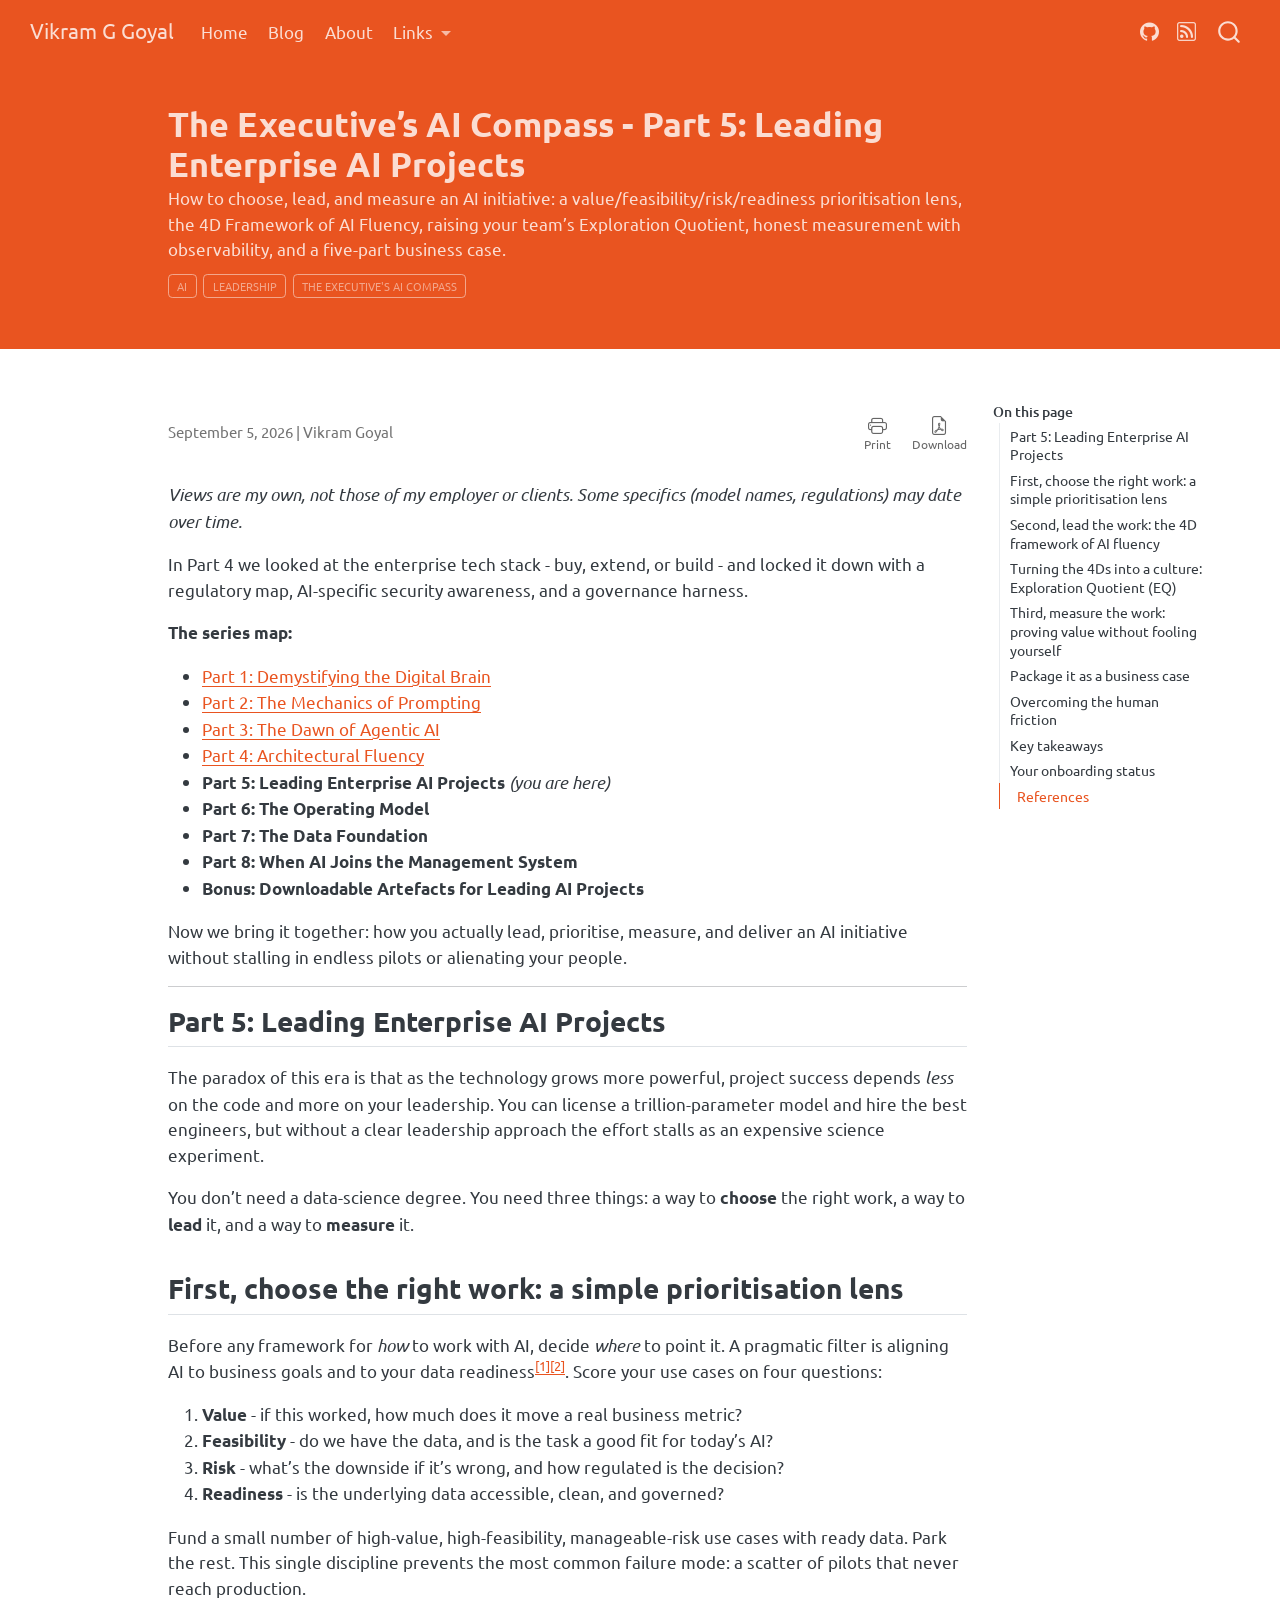
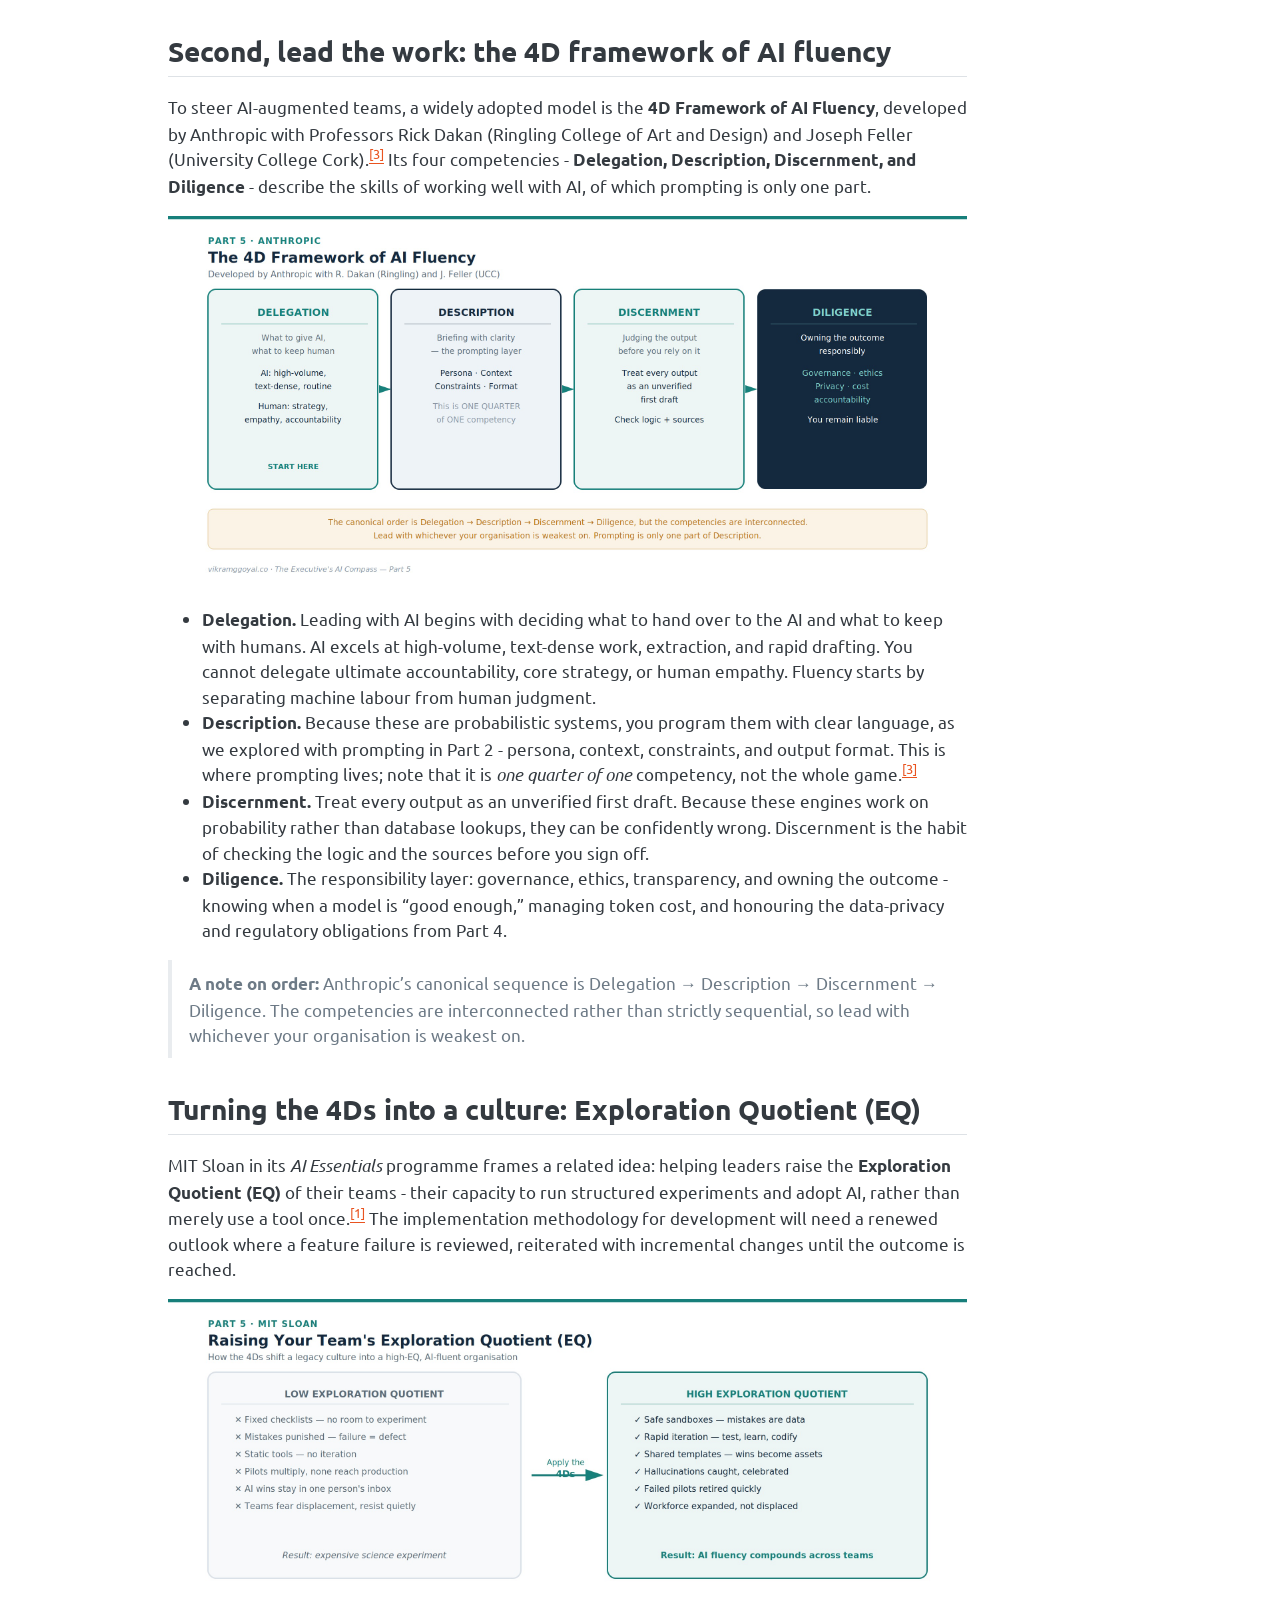
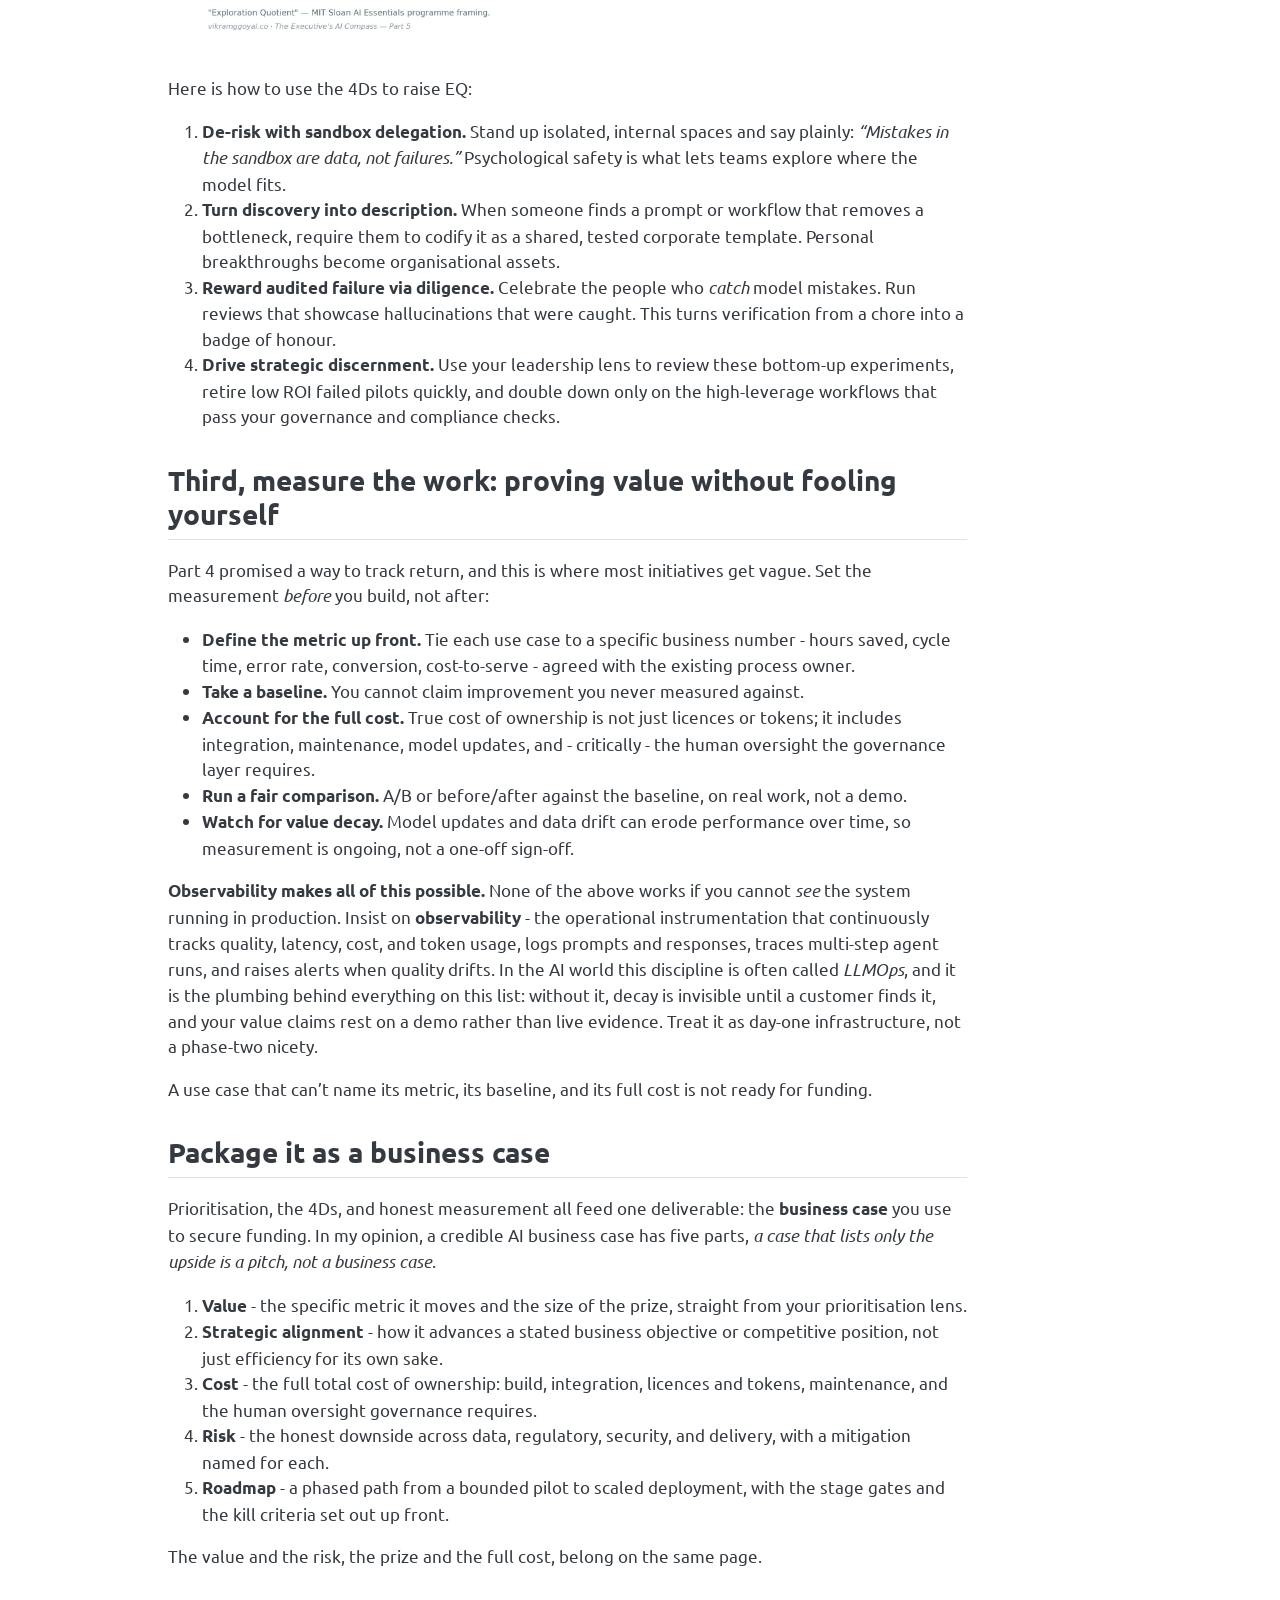
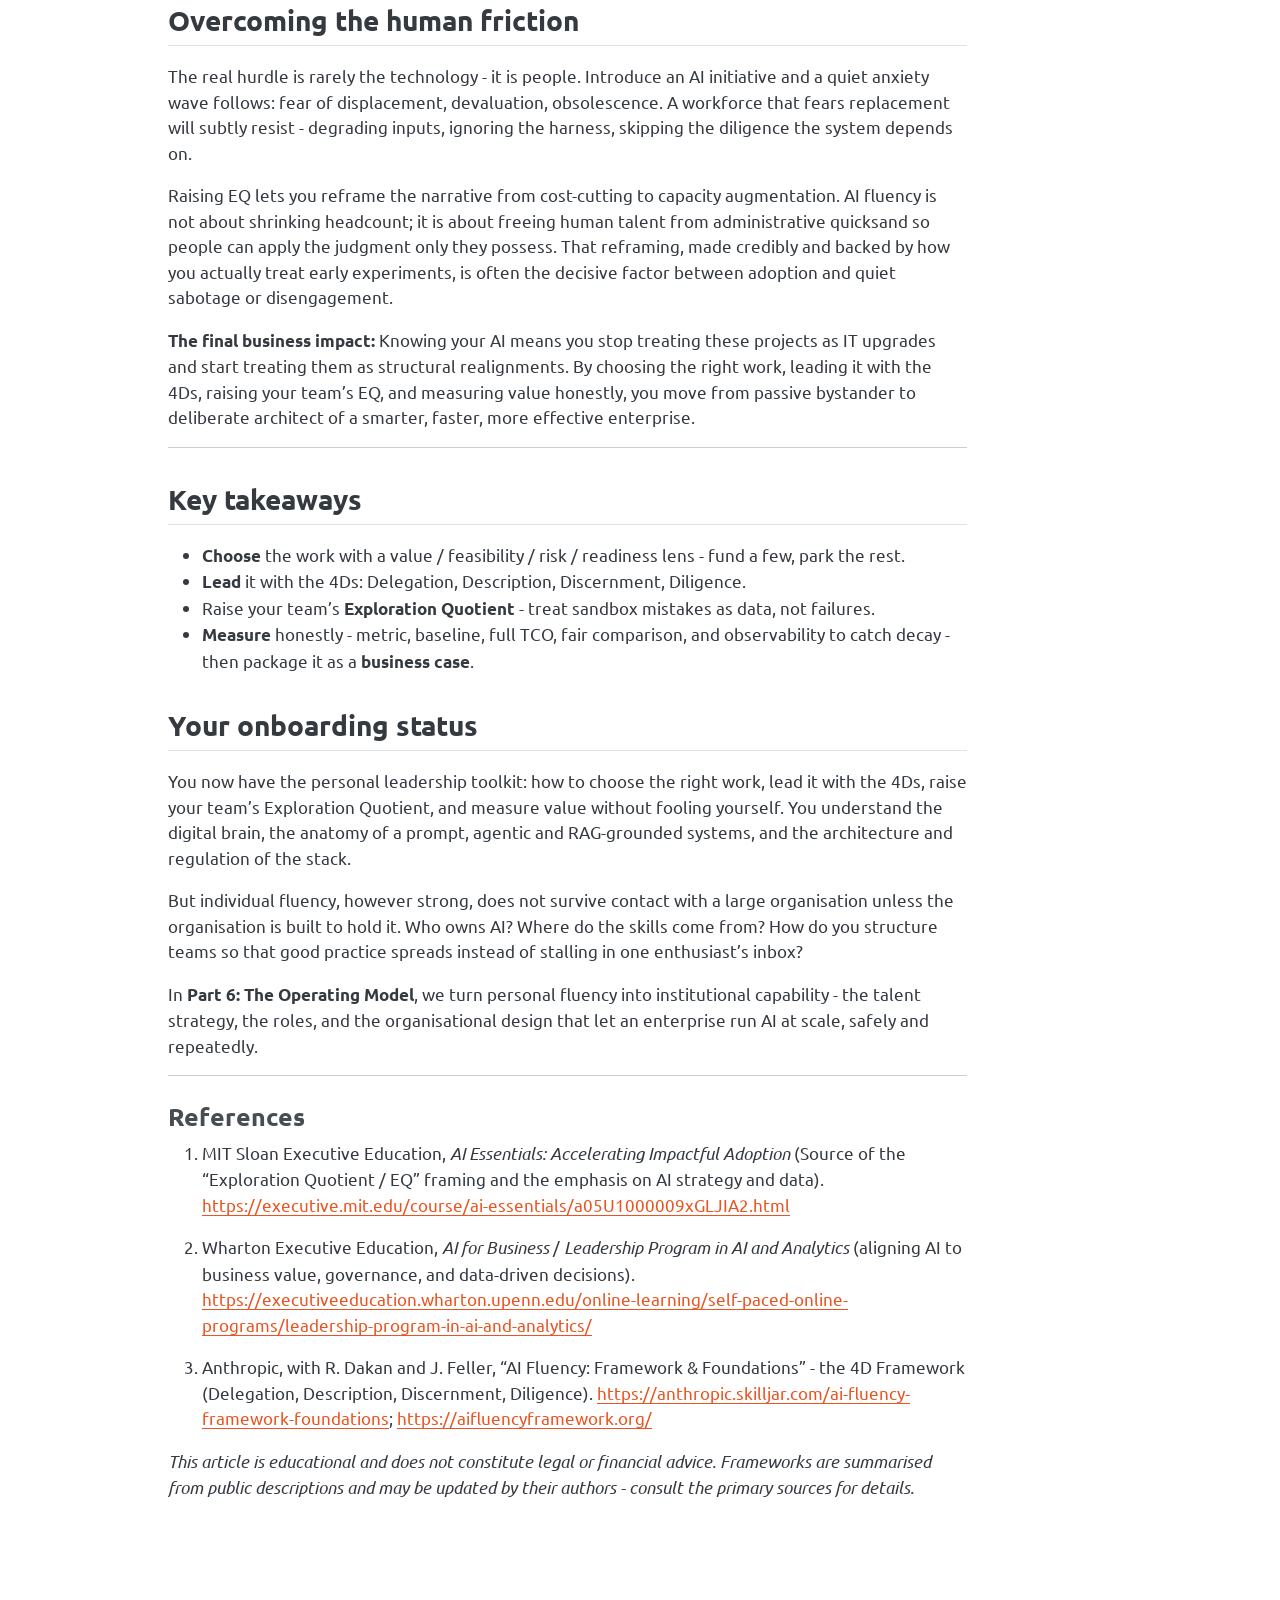
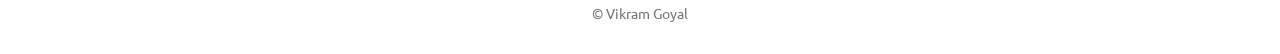
<file: posts/executives-ai-compass-part-5/index.html>
<!DOCTYPE html>
<html xmlns="http://www.w3.org/1999/xhtml" lang="en" xml:lang="en"><head>

<meta charset="utf-8">
<meta name="generator" content="quarto-1.10.19">

<meta name="viewport" content="width=device-width, initial-scale=1.0, user-scalable=yes">

<meta name="author" content="Vikram Goyal">
<meta name="dcterms.date" content="2026-09-05">
<meta name="description" content="How to choose, lead, and measure an AI initiative: a value/feasibility/risk/readiness prioritisation lens, the 4D Framework of AI Fluency, raising your team’s Exploration Quotient, honest measurement with observability, and a five-part business case.">

<title>The Executive’s AI Compass - Part 5: Leading Enterprise AI Projects – Vikram G Goyal</title>
<style>
/* Default styles provided by pandoc.
** See https://pandoc.org/MANUAL.html#variables-for-html for config info.
*/
span.smallcaps{font-variant: small-caps;}
div.columns{display: flex; gap: 1.5em;}
div.column{flex: auto;}
@media screen {
div.columns{gap: min(4vw, 1.5em);}
div.column{overflow-x: auto;}
}
div.hanging-indent{margin-left: 1.5em; text-indent: -1.5em;}
ul.task-list{list-style: none;}
ul.task-list li input[type="checkbox"] {
  width: 0.8em;
  margin: 0 0.8em 0.2em -1em; /* quarto-specific, see https://github.com/quarto-dev/quarto-cli/issues/4556 */ 
  vertical-align: middle;
}
</style>


<script src="../../site_libs/quarto-nav/quarto-nav.js"></script>
<script src="../../site_libs/quarto-nav/headroom.min.js"></script>
<script src="../../site_libs/clipboard/clipboard.min.js"></script>
<script src="../../site_libs/quarto-search/autocomplete.umd.js"></script>
<script src="../../site_libs/quarto-search/fuse.min.js"></script>
<script src="../../site_libs/quarto-search/quarto-search.js"></script>
<meta name="quarto:offset" content="../../">
<script src="../../site_libs/quarto-html/quarto.js" type="module"></script>
<script src="../../site_libs/quarto-html/tabsets/tabsets.js" type="module"></script>
<script src="../../site_libs/quarto-html/popper.min.js"></script>
<script src="../../site_libs/quarto-html/tippy.umd.min.js"></script>
<script src="../../site_libs/quarto-html/anchor.min.js"></script>
<link href="../../site_libs/quarto-html/tippy.css" rel="stylesheet">
<link href="../../site_libs/quarto-html/quarto-syntax-highlighting-bf27225e3a48a9273f3daa8f8e829971.css" rel="stylesheet" id="quarto-text-highlighting-styles">
<script src="../../site_libs/bootstrap/bootstrap.min.js"></script>
<link href="../../site_libs/bootstrap/bootstrap-icons.css" rel="stylesheet">
<link href="../../site_libs/bootstrap/bootstrap-72aa6392b8fef5f8e1400aba8338a625.min.css" rel="stylesheet" append-hash="true" id="quarto-bootstrap" data-mode="light">
<script src="../../site_libs/quarto-contrib/glightbox/glightbox.min.js"></script>
<link href="../../site_libs/quarto-contrib/glightbox/glightbox.min.css" rel="stylesheet">
<link href="../../site_libs/quarto-contrib/glightbox/lightbox.css" rel="stylesheet">
<script id="quarto-search-options" type="application/json">{
  "location": "navbar",
  "copy-button": false,
  "collapse-after": 3,
  "panel-placement": "end",
  "type": "overlay",
  "limit": 50,
  "keyboard-shortcut": [
    "f",
    "/",
    "s"
  ],
  "show-item-context": false,
  "language": {
    "search-no-results-text": "No results",
    "search-matching-documents-text": "matching documents",
    "search-copy-link-title": "Copy link to search",
    "search-hide-matches-text": "Hide additional matches",
    "search-more-match-text": "more match in this document",
    "search-more-matches-text": "more matches in this document",
    "search-clear-button-title": "Clear",
    "search-text-placeholder": "",
    "search-detached-cancel-button-title": "Cancel",
    "search-submit-button-title": "Submit",
    "search-label": "Search"
  }
}</script>
<style>html{ scroll-behavior: smooth; }</style>


<link rel="stylesheet" href="../../styles/print.css">
<meta property="og:title" content="The Executive’s AI Compass - Part 5: Leading Enterprise AI Projects – Vikram G Goyal">
<meta property="og:description" content="How to choose, lead, and measure an AI initiative: a value/feasibility/risk/readiness prioritisation lens, the 4D Framework of AI Fluency, raising your team’s Exploration Quotient, honest measurement with observability, and a five-part business case.">
<meta property="og:image" content="https://vikramggoyal.co/posts/executives-ai-compass-part-5/img-p5-1-second-lead-the-work-the-4d-framework-of-a.jpg">
<meta property="og:site_name" content="Vikram G Goyal">
<meta name="twitter:title" content="The Executive’s AI Compass - Part 5: Leading Enterprise AI Projects – Vikram G Goyal">
<meta name="twitter:description" content="How to choose, lead, and measure an AI initiative: a value/feasibility/risk/readiness prioritisation lens, the 4D Framework of AI Fluency, raising your team’s Exploration Quotient, honest measurement with observability, and a five-part business case.">
<meta name="twitter:image" content="https://vikramggoyal.co/posts/executives-ai-compass-part-5/img-p5-1-second-lead-the-work-the-4d-framework-of-a.jpg">
<meta name="twitter:card" content="summary_large_image">
</head>

<body class="nav-fixed quarto-light">

<div id="quarto-search-results"></div>
  <header id="quarto-header" class="headroom fixed-top quarto-banner">
    <nav class="navbar navbar-expand-lg " data-bs-theme="dark">
      <div class="navbar-container container-fluid">
      <div class="navbar-brand-container mx-auto">
    <a class="navbar-brand" href="../../index.html">
    <span class="navbar-title">Vikram G Goyal</span>
    </a>
  </div>
            <div id="quarto-search" class="" title="Search"></div>
          <button class="navbar-toggler" type="button" data-bs-toggle="collapse" data-bs-target="#navbarCollapse" aria-controls="navbarCollapse" role="menu" aria-expanded="false" aria-label="Toggle navigation" onclick="if (window.quartoToggleHeadroom) { window.quartoToggleHeadroom(); }">
  <span class="navbar-toggler-icon"></span>
</button>
          <div class="collapse navbar-collapse" id="navbarCollapse">
            <ul class="navbar-nav navbar-nav-scroll me-auto">
  <li class="nav-item">
    <a class="nav-link" href="../../index.html"> 
<span class="menu-text">Home</span></a>
  </li>  
  <li class="nav-item">
    <a class="nav-link" href="../../blog.html"> 
<span class="menu-text">Blog</span></a>
  </li>  
  <li class="nav-item">
    <a class="nav-link" href="../../about.html"> 
<span class="menu-text">About</span></a>
  </li>  
  <li class="nav-item dropdown ">
    <a class="nav-link dropdown-toggle" href="#" id="nav-menu-links" role="link" data-bs-toggle="dropdown" aria-expanded="false">
 <span class="menu-text">Links</span>
    </a>
    <ul class="dropdown-menu" aria-labelledby="nav-menu-links">    
        <li>
    <a class="dropdown-item" href="../../links/reading.html">
 <span class="dropdown-text">Books and Articles</span></a>
  </li>  
        <li>
    <a class="dropdown-item" href="../../links/videos_podcasts.html">
 <span class="dropdown-text">Videos and Podcasts</span></a>
  </li>  
    </ul>
  </li>
</ul>
            <ul class="navbar-nav navbar-nav-scroll ms-auto">
  <li class="nav-item compact">
    <a class="nav-link" href="https://github.com/vikramggoyal"> <i class="bi bi-github" role="img" aria-label="GitHub">
</i> 
<span class="menu-text"></span></a>
  </li>  
  <li class="nav-item compact">
    <a class="nav-link" href="../../blog.xml"> <i class="bi bi-rss" role="img" aria-label="RSS">
</i> 
<span class="menu-text"></span></a>
  </li>  
</ul>
          </div> <!-- /navcollapse -->
            <div class="quarto-navbar-tools">
</div>
      </div> <!-- /container-fluid -->
    </nav>
</header>
<!-- content -->
<header id="title-block-header" class="quarto-title-block default page-columns page-full">
  <div class="quarto-title-banner page-columns page-full">
    <div class="quarto-title column-body">
      <h1 class="title">The Executive’s AI Compass - Part 5: Leading Enterprise AI Projects</h1>
                  <div>
        <div class="description">
          How to choose, lead, and measure an AI initiative: a value/feasibility/risk/readiness prioritisation lens, the 4D Framework of AI Fluency, raising your team’s Exploration Quotient, honest measurement with observability, and a five-part business case.
        </div>
      </div>
                          <div class="quarto-categories">
                <div class="quarto-category">AI</div>
                <div class="quarto-category">Leadership</div>
                <div class="quarto-category">The Executive's AI Compass</div>
              </div>
                  </div>
  </div>
    
  
  <div class="quarto-title-meta">

      <div>
      <div class="quarto-title-meta-heading">Author</div>
      <div class="quarto-title-meta-contents">
               <p>Vikram Goyal </p>
            </div>
    </div>
      
      <div>
      <div class="quarto-title-meta-heading">Published</div>
      <div class="quarto-title-meta-contents">
        <p class="date">September 5, 2026</p>
      </div>
    </div>
    
      
    </div>
    
  
  </header><div id="quarto-content" class="quarto-container page-columns page-rows-contents page-layout-article page-navbar">
<!-- sidebar -->
<!-- margin-sidebar -->
    <div id="quarto-margin-sidebar" class="sidebar margin-sidebar">
        <nav id="TOC" role="doc-toc" class="toc-active">
    <h2 id="toc-title">On this page</h2>
   
  <ul>
  <li><a href="#part-5-leading-enterprise-ai-projects" id="toc-part-5-leading-enterprise-ai-projects" class="nav-link active" data-scroll-target="#part-5-leading-enterprise-ai-projects">Part 5: Leading Enterprise AI Projects</a></li>
  <li><a href="#first-choose-the-right-work-a-simple-prioritisation-lens" id="toc-first-choose-the-right-work-a-simple-prioritisation-lens" class="nav-link" data-scroll-target="#first-choose-the-right-work-a-simple-prioritisation-lens">First, choose the right work: a simple prioritisation lens</a></li>
  <li><a href="#second-lead-the-work-the-4d-framework-of-ai-fluency" id="toc-second-lead-the-work-the-4d-framework-of-ai-fluency" class="nav-link" data-scroll-target="#second-lead-the-work-the-4d-framework-of-ai-fluency">Second, lead the work: the 4D framework of AI fluency</a></li>
  <li><a href="#turning-the-4ds-into-a-culture-exploration-quotient-eq" id="toc-turning-the-4ds-into-a-culture-exploration-quotient-eq" class="nav-link" data-scroll-target="#turning-the-4ds-into-a-culture-exploration-quotient-eq">Turning the 4Ds into a culture: Exploration Quotient (EQ)</a></li>
  <li><a href="#third-measure-the-work-proving-value-without-fooling-yourself" id="toc-third-measure-the-work-proving-value-without-fooling-yourself" class="nav-link" data-scroll-target="#third-measure-the-work-proving-value-without-fooling-yourself">Third, measure the work: proving value without fooling yourself</a></li>
  <li><a href="#package-it-as-a-business-case" id="toc-package-it-as-a-business-case" class="nav-link" data-scroll-target="#package-it-as-a-business-case">Package it as a business case</a></li>
  <li><a href="#overcoming-the-human-friction" id="toc-overcoming-the-human-friction" class="nav-link" data-scroll-target="#overcoming-the-human-friction">Overcoming the human friction</a></li>
  <li><a href="#key-takeaways" id="toc-key-takeaways" class="nav-link" data-scroll-target="#key-takeaways">Key takeaways</a></li>
  <li><a href="#your-onboarding-status" id="toc-your-onboarding-status" class="nav-link" data-scroll-target="#your-onboarding-status">Your onboarding status</a>
  <ul class="collapse">
  <li><a href="#references" id="toc-references" class="nav-link" data-scroll-target="#references">References</a></li>
  </ul></li>
  </ul>
</nav>
    </div>
<!-- main -->
<main class="content quarto-banner-title-block" id="quarto-document-content">





<div class="post-header no-print">
<div class="post-header__byline">
<p><span class="post-header__date">September 5, 2026</span> | Vikram Goyal</p>
</div>
<div class="post-toolbar" role="group" aria-label="Post actions">
  <button type="button" class="post-toolbar__btn" data-action="print" onclick="window.print()" title="Print">
    <i class="bi bi-printer" aria-hidden="true"></i><span>Print</span>
  </button>
  <a class="post-toolbar__btn" data-action="pdf" id="pdf-download-btn" href="index.pdf" download="" title="Download as PDF">
    <i class="bi bi-file-earmark-pdf" aria-hidden="true"></i><span>Download</span>
  </a>
</div>
<script>
(function () {
  // Derive the PDF filename from the post slug (the containing folder name in the URL).
  var btn = document.getElementById('pdf-download-btn');
  if (!btn) return;
  var parts = window.location.pathname.replace(/\/$/, '').split('/');
  var slug = parts[parts.length - 1];
  if (slug && slug !== 'posts') {
    btn.href = slug + '.pdf';
    btn.download = slug + '.pdf';
  }
})();
</script>
</div>
<p><em>Views are my own, not those of my employer or clients. Some specifics (model names, regulations) may date over time.</em></p>
<p>In Part 4 we looked at the enterprise tech stack - buy, extend, or build - and locked it down with a regulatory map, AI-specific security awareness, and a governance harness.</p>
<p><strong>The series map:</strong></p>
<ul>
<li><strong><a href="https://vikramggoyal.co/posts/executives-ai-compass-part-1/">Part 1: Demystifying the Digital Brain</a></strong></li>
<li><strong><a href="https://vikramggoyal.co/posts/executives-ai-compass-part-2/">Part 2: The Mechanics of Prompting</a></strong></li>
<li><strong><a href="https://vikramggoyal.co/posts/executives-ai-compass-part-3/">Part 3: The Dawn of Agentic AI</a></strong></li>
<li><strong><a href="https://vikramggoyal.co/posts/executives-ai-compass-part-4/">Part 4: Architectural Fluency</a></strong></li>
<li><strong>Part 5: Leading Enterprise AI Projects</strong> <em>(you are here)</em></li>
<li><strong>Part 6: The Operating Model</strong></li>
<li><strong>Part 7: The Data Foundation</strong></li>
<li><strong>Part 8: When AI Joins the Management System</strong></li>
<li><strong>Bonus: Downloadable Artefacts for Leading AI Projects</strong></li>
</ul>
<p>Now we bring it together: how you actually lead, prioritise, measure, and deliver an AI initiative without stalling in endless pilots or alienating your people.</p>
<hr>
<section id="part-5-leading-enterprise-ai-projects" class="level2">
<h2 class="anchored" data-anchor-id="part-5-leading-enterprise-ai-projects">Part 5: Leading Enterprise AI Projects</h2>
<p>The paradox of this era is that as the technology grows more powerful, project success depends <em>less</em> on the code and more on your leadership. You can license a trillion-parameter model and hire the best engineers, but without a clear leadership approach the effort stalls as an expensive science experiment.</p>
<p>You don’t need a data-science degree. You need three things: a way to <strong>choose</strong> the right work, a way to <strong>lead</strong> it, and a way to <strong>measure</strong> it.</p>
</section>
<section id="first-choose-the-right-work-a-simple-prioritisation-lens" class="level2">
<h2 class="anchored" data-anchor-id="first-choose-the-right-work-a-simple-prioritisation-lens">First, choose the right work: a simple prioritisation lens</h2>
<p>Before any framework for <em>how</em> to work with AI, decide <em>where</em> to point it. A pragmatic filter is aligning AI to business goals and to your data readiness<a href="#ref-1" class="refmark">[1]</a><a href="#ref-2" class="refmark">[2]</a>. Score your use cases on four questions:</p>
<ol type="1">
<li><strong>Value</strong> - if this worked, how much does it move a real business metric?</li>
<li><strong>Feasibility</strong> - do we have the data, and is the task a good fit for today’s AI?</li>
<li><strong>Risk</strong> - what’s the downside if it’s wrong, and how regulated is the decision?</li>
<li><strong>Readiness</strong> - is the underlying data accessible, clean, and governed?</li>
</ol>
<p>Fund a small number of high-value, high-feasibility, manageable-risk use cases with ready data. Park the rest. This single discipline prevents the most common failure mode: a scatter of pilots that never reach production.</p>
</section>
<section id="second-lead-the-work-the-4d-framework-of-ai-fluency" class="level2">
<h2 class="anchored" data-anchor-id="second-lead-the-work-the-4d-framework-of-ai-fluency">Second, lead the work: the 4D framework of AI fluency</h2>
<p>To steer AI-augmented teams, a widely adopted model is the <strong>4D Framework of AI Fluency</strong>, developed by Anthropic with Professors Rick Dakan (Ringling College of Art and Design) and Joseph Feller (University College Cork).<a href="#ref-3" class="refmark">[3]</a> Its four competencies - <strong>Delegation, Description, Discernment, and Diligence</strong> - describe the skills of working well with AI, of which prompting is only one part.</p>
<p><a href="img-p5-1-second-lead-the-work-the-4d-framework-of-a.jpg" class="lightbox" data-gallery="quarto-lightbox-gallery-1"><img src="img-p5-1-second-lead-the-work-the-4d-framework-of-a.jpg" class="img-fluid" alt="Diagram: the 4D Framework of AI Fluency - Delegation, Description, Discernment, Diligence - developed by Anthropic with R. Dakan (Ringling) and J. Feller (UCC)"></a></p>
<ul>
<li><strong>Delegation.</strong> Leading with AI begins with deciding what to hand over to the AI and what to keep with humans. AI excels at high-volume, text-dense work, extraction, and rapid drafting. You cannot delegate ultimate accountability, core strategy, or human empathy. Fluency starts by separating machine labour from human judgment.</li>
<li><strong>Description.</strong> Because these are probabilistic systems, you program them with clear language, as we explored with prompting in Part 2 - persona, context, constraints, and output format. This is where prompting lives; note that it is <em>one quarter of one</em> competency, not the whole game.<a href="#ref-3" class="refmark">[3]</a></li>
<li><strong>Discernment.</strong> Treat every output as an unverified first draft. Because these engines work on probability rather than database lookups, they can be confidently wrong. Discernment is the habit of checking the logic and the sources before you sign off.</li>
<li><strong>Diligence.</strong> The responsibility layer: governance, ethics, transparency, and owning the outcome - knowing when a model is “good enough,” managing token cost, and honouring the data-privacy and regulatory obligations from Part 4.</li>
</ul>
<blockquote class="blockquote">
<p><strong>A note on order:</strong> Anthropic’s canonical sequence is Delegation → Description → Discernment → Diligence. The competencies are interconnected rather than strictly sequential, so lead with whichever your organisation is weakest on.</p>
</blockquote>
</section>
<section id="turning-the-4ds-into-a-culture-exploration-quotient-eq" class="level2">
<h2 class="anchored" data-anchor-id="turning-the-4ds-into-a-culture-exploration-quotient-eq">Turning the 4Ds into a culture: Exploration Quotient (EQ)</h2>
<p>MIT Sloan in its <em>AI Essentials</em> programme frames a related idea: helping leaders raise the <strong>Exploration Quotient (EQ)</strong> of their teams - their capacity to run structured experiments and adopt AI, rather than merely use a tool once.<a href="#ref-1" class="refmark">[1]</a> The implementation methodology for development will need a renewed outlook where a feature failure is reviewed, reiterated with incremental changes until the outcome is reached.</p>
<p><a href="img-p5-2-turning-the-4ds-into-a-culture-exploration.jpg" class="lightbox" data-gallery="quarto-lightbox-gallery-2"><img src="img-p5-2-turning-the-4ds-into-a-culture-exploration.jpg" class="img-fluid" alt="Diagram: raising your team's Exploration Quotient - applying the 4Ds shifts a legacy culture from low EQ (fixed checklists, punished mistakes, pilots that never reach production) to high EQ (safe sandboxes, rapid iteration, shared templates, workforce expanded not displaced)"></a></p>
<p>Here is how to use the 4Ds to raise EQ:</p>
<ol type="1">
<li><strong>De-risk with sandbox delegation.</strong> Stand up isolated, internal spaces and say plainly: <em>“Mistakes in the sandbox are data, not failures.”</em> Psychological safety is what lets teams explore where the model fits.</li>
<li><strong>Turn discovery into description.</strong> When someone finds a prompt or workflow that removes a bottleneck, require them to codify it as a shared, tested corporate template. Personal breakthroughs become organisational assets.</li>
<li><strong>Reward audited failure via diligence.</strong> Celebrate the people who <em>catch</em> model mistakes. Run reviews that showcase hallucinations that were caught. This turns verification from a chore into a badge of honour.</li>
<li><strong>Drive strategic discernment.</strong> Use your leadership lens to review these bottom-up experiments, retire low ROI failed pilots quickly, and double down only on the high-leverage workflows that pass your governance and compliance checks.</li>
</ol>
</section>
<section id="third-measure-the-work-proving-value-without-fooling-yourself" class="level2">
<h2 class="anchored" data-anchor-id="third-measure-the-work-proving-value-without-fooling-yourself">Third, measure the work: proving value without fooling yourself</h2>
<p>Part 4 promised a way to track return, and this is where most initiatives get vague. Set the measurement <em>before</em> you build, not after:</p>
<ul>
<li><strong>Define the metric up front.</strong> Tie each use case to a specific business number - hours saved, cycle time, error rate, conversion, cost-to-serve - agreed with the existing process owner.</li>
<li><strong>Take a baseline.</strong> You cannot claim improvement you never measured against.</li>
<li><strong>Account for the full cost.</strong> True cost of ownership is not just licences or tokens; it includes integration, maintenance, model updates, and - critically - the human oversight the governance layer requires.</li>
<li><strong>Run a fair comparison.</strong> A/B or before/after against the baseline, on real work, not a demo.</li>
<li><strong>Watch for value decay.</strong> Model updates and data drift can erode performance over time, so measurement is ongoing, not a one-off sign-off.</li>
</ul>
<p><strong>Observability makes all of this possible.</strong> None of the above works if you cannot <em>see</em> the system running in production. Insist on <strong>observability</strong> - the operational instrumentation that continuously tracks quality, latency, cost, and token usage, logs prompts and responses, traces multi-step agent runs, and raises alerts when quality drifts. In the AI world this discipline is often called <em>LLMOps</em>, and it is the plumbing behind everything on this list: without it, decay is invisible until a customer finds it, and your value claims rest on a demo rather than live evidence. Treat it as day-one infrastructure, not a phase-two nicety.</p>
<p>A use case that can’t name its metric, its baseline, and its full cost is not ready for funding.</p>
</section>
<section id="package-it-as-a-business-case" class="level2">
<h2 class="anchored" data-anchor-id="package-it-as-a-business-case">Package it as a business case</h2>
<p>Prioritisation, the 4Ds, and honest measurement all feed one deliverable: the <strong>business case</strong> you use to secure funding. In my opinion, a credible AI business case has five parts, <em>a case that lists only the upside is a pitch, not a business case</em>.</p>
<ol type="1">
<li><strong>Value</strong> - the specific metric it moves and the size of the prize, straight from your prioritisation lens.</li>
<li><strong>Strategic alignment</strong> - how it advances a stated business objective or competitive position, not just efficiency for its own sake.</li>
<li><strong>Cost</strong> - the full total cost of ownership: build, integration, licences and tokens, maintenance, and the human oversight governance requires.</li>
<li><strong>Risk</strong> - the honest downside across data, regulatory, security, and delivery, with a mitigation named for each.</li>
<li><strong>Roadmap</strong> - a phased path from a bounded pilot to scaled deployment, with the stage gates and the kill criteria set out up front.</li>
</ol>
<p>The value and the risk, the prize and the full cost, belong on the same page.</p>
</section>
<section id="overcoming-the-human-friction" class="level2">
<h2 class="anchored" data-anchor-id="overcoming-the-human-friction">Overcoming the human friction</h2>
<p>The real hurdle is rarely the technology - it is people. Introduce an AI initiative and a quiet anxiety wave follows: fear of displacement, devaluation, obsolescence. A workforce that fears replacement will subtly resist - degrading inputs, ignoring the harness, skipping the diligence the system depends on.</p>
<p>Raising EQ lets you reframe the narrative from cost-cutting to capacity augmentation. AI fluency is not about shrinking headcount; it is about freeing human talent from administrative quicksand so people can apply the judgment only they possess. That reframing, made credibly and backed by how you actually treat early experiments, is often the decisive factor between adoption and quiet sabotage or disengagement.</p>
<p><strong>The final business impact:</strong> Knowing your AI means you stop treating these projects as IT upgrades and start treating them as structural realignments. By choosing the right work, leading it with the 4Ds, raising your team’s EQ, and measuring value honestly, you move from passive bystander to deliberate architect of a smarter, faster, more effective enterprise.</p>
<hr>
</section>
<section id="key-takeaways" class="level2">
<h2 class="anchored" data-anchor-id="key-takeaways">Key takeaways</h2>
<ul>
<li><strong>Choose</strong> the work with a value / feasibility / risk / readiness lens - fund a few, park the rest.</li>
<li><strong>Lead</strong> it with the 4Ds: Delegation, Description, Discernment, Diligence.</li>
<li>Raise your team’s <strong>Exploration Quotient</strong> - treat sandbox mistakes as data, not failures.</li>
<li><strong>Measure</strong> honestly - metric, baseline, full TCO, fair comparison, and observability to catch decay - then package it as a <strong>business case</strong>.</li>
</ul>
</section>
<section id="your-onboarding-status" class="level2">
<h2 class="anchored" data-anchor-id="your-onboarding-status">Your onboarding status</h2>
<p>You now have the personal leadership toolkit: how to choose the right work, lead it with the 4Ds, raise your team’s Exploration Quotient, and measure value without fooling yourself. You understand the digital brain, the anatomy of a prompt, agentic and RAG-grounded systems, and the architecture and regulation of the stack.</p>
<p>But individual fluency, however strong, does not survive contact with a large organisation unless the organisation is built to hold it. Who owns AI? Where do the skills come from? How do you structure teams so that good practice spreads instead of stalling in one enthusiast’s inbox?</p>
<p>In <strong>Part 6: The Operating Model</strong>, we turn personal fluency into institutional capability - the talent strategy, the roles, and the organisational design that let an enterprise run AI at scale, safely and repeatedly.</p>
<hr>
<section id="references" class="level3">
<h3 class="anchored" data-anchor-id="references">References</h3>
<ol type="1">
<li><p><span id="ref-1"></span>MIT Sloan Executive Education, <em>AI Essentials: Accelerating Impactful Adoption</em> (Source of the “Exploration Quotient / EQ” framing and the emphasis on AI strategy and data). <a href="https://executive.mit.edu/course/ai-essentials/a05U1000009xGLJIA2.html" class="uri">https://executive.mit.edu/course/ai-essentials/a05U1000009xGLJIA2.html</a></p></li>
<li><p><span id="ref-2"></span>Wharton Executive Education, <em>AI for Business</em> / <em>Leadership Program in AI and Analytics</em> (aligning AI to business value, governance, and data-driven decisions). <a href="https://executiveeducation.wharton.upenn.edu/online-learning/self-paced-online-programs/leadership-program-in-ai-and-analytics/" class="uri">https://executiveeducation.wharton.upenn.edu/online-learning/self-paced-online-programs/leadership-program-in-ai-and-analytics/</a></p></li>
<li><p><span id="ref-3"></span>Anthropic, with R. Dakan and J. Feller, “AI Fluency: Framework &amp; Foundations” - the 4D Framework (Delegation, Description, Discernment, Diligence). <a href="https://anthropic.skilljar.com/ai-fluency-framework-foundations" class="uri">https://anthropic.skilljar.com/ai-fluency-framework-foundations</a>; <a href="https://aifluencyframework.org/" class="uri">https://aifluencyframework.org/</a></p></li>
</ol>
<p><em>This article is educational and does not constitute legal or financial advice. Frameworks are summarised from public descriptions and may be updated by their authors - consult the primary sources for details.</em></p>


</section>
</section>

</main> <!-- /main -->
<script id="quarto-html-after-body" type="application/javascript">
  window.document.addEventListener("DOMContentLoaded", function (event) {
    const icon = "";
    const anchorJS = new window.AnchorJS();
    anchorJS.options = {
      placement: 'right',
      icon: icon
    };
    anchorJS.add('.anchored');
    const isCodeAnnotation = (el) => {
      for (const clz of el.classList) {
        if (clz.startsWith('code-annotation-')) {                     
          return true;
        }
      }
      return false;
    }
    const onCopySuccess = function(e) {
      // button target
      const button = e.trigger;
      // don't keep focus
      button.blur();
      // flash "checked"
      button.classList.add('code-copy-button-checked');
      var currentTitle = button.getAttribute("title");
      button.setAttribute("title", "Copied!");
      let tooltip;
      if (window.bootstrap) {
        button.setAttribute("data-bs-toggle", "tooltip");
        button.setAttribute("data-bs-placement", "left");
        button.setAttribute("data-bs-title", "Copied!");
        tooltip = new bootstrap.Tooltip(button, 
          { trigger: "manual", 
            customClass: "code-copy-button-tooltip",
            offset: [0, -8]});
        tooltip.show();    
      }
      setTimeout(function() {
        if (tooltip) {
          tooltip.hide();
          button.removeAttribute("data-bs-title");
          button.removeAttribute("data-bs-toggle");
          button.removeAttribute("data-bs-placement");
        }
        button.setAttribute("title", currentTitle);
        button.classList.remove('code-copy-button-checked');
      }, 1000);
      // clear code selection
      e.clearSelection();
    }
    const getTextToCopy = function(trigger) {
      const outerScaffold = trigger.parentElement.cloneNode(true);
      const codeEl = outerScaffold.querySelector('code');
      for (const childEl of codeEl.children) {
        if (isCodeAnnotation(childEl)) {
          childEl.remove();
        }
      }
      return codeEl.innerText;
    }
    const clipboard = new window.ClipboardJS('.code-copy-button:not([data-in-quarto-modal])', {
      text: getTextToCopy
    });
    clipboard.on('success', onCopySuccess);
    if (window.document.getElementById('quarto-embedded-source-code-modal')) {
      const clipboardModal = new window.ClipboardJS('.code-copy-button[data-in-quarto-modal]', {
        text: getTextToCopy,
        container: window.document.getElementById('quarto-embedded-source-code-modal')
      });
      clipboardModal.on('success', onCopySuccess);
    }
      var localhostRegex = new RegExp(/^(?:http|https):\/\/localhost\:?[0-9]*\//);
      var mailtoRegex = new RegExp(/^mailto:/);
        var filterRegex = new RegExp("https:\/\/vikramggoyal\.co");
      var isInternal = (href) => {
          return filterRegex.test(href) || localhostRegex.test(href) || mailtoRegex.test(href);
      }
      // Inspect non-navigation links and adorn them if external
     var links = window.document.querySelectorAll('a[href]:not(.nav-link):not(.navbar-brand):not(.toc-action):not(.sidebar-link):not(.sidebar-item-toggle):not(.pagination-link):not(.no-external):not([aria-hidden]):not(.dropdown-item):not(.quarto-navigation-tool):not(.about-link)');
      for (var i=0; i<links.length; i++) {
        const link = links[i];
        if (!isInternal(link.href)) {
          // undo the damage that might have been done by quarto-nav.js in the case of
          // links that we want to consider external
          if (link.dataset.originalHref !== undefined) {
            link.href = link.dataset.originalHref;
          }
        }
      }
    function tippyHover(el, contentFn, onTriggerFn, onUntriggerFn) {
      const config = {
        allowHTML: true,
        maxWidth: 500,
        delay: 100,
        arrow: false,
        appendTo: function(el) {
            return el.parentElement;
        },
        interactive: true,
        interactiveBorder: 10,
        theme: 'quarto',
        placement: 'bottom-start',
      };
      if (contentFn) {
        config.content = contentFn;
      }
      if (onTriggerFn) {
        config.onTrigger = onTriggerFn;
      }
      if (onUntriggerFn) {
        config.onUntrigger = onUntriggerFn;
      }
      window.tippy(el, config); 
    }
    const noterefs = window.document.querySelectorAll('a[role="doc-noteref"]');
    for (var i=0; i<noterefs.length; i++) {
      const ref = noterefs[i];
      tippyHover(ref, function() {
        // use id or data attribute instead here
        let href = ref.getAttribute('data-footnote-href') || ref.getAttribute('href');
        try { href = new URL(href).hash; } catch {}
        const id = href.replace(/^#\/?/, "");
        const note = window.document.getElementById(id);
        if (note) {
          return note.innerHTML;
        } else {
          return "";
        }
      });
    }
    const xrefs = window.document.querySelectorAll('a.quarto-xref');
    const processXRef = (id, note) => {
      // Strip column container classes
      const stripColumnClz = (el) => {
        el.classList.remove("page-full", "page-columns");
        if (el.children) {
          for (const child of el.children) {
            stripColumnClz(child);
          }
        }
      }
      stripColumnClz(note)
      if (id === null || id.startsWith('sec-')) {
        // Special case sections, only their first couple elements
        const container = document.createElement("div");
        if (note.children && note.children.length > 2) {
          container.appendChild(note.children[0].cloneNode(true));
          for (let i = 1; i < note.children.length; i++) {
            const child = note.children[i];
            if (child.tagName === "P" && child.innerText === "") {
              continue;
            } else {
              container.appendChild(child.cloneNode(true));
              break;
            }
          }
          if (window.Quarto?.typesetMath) {
            window.Quarto.typesetMath(container);
          }
          return container.innerHTML
        } else {
          if (window.Quarto?.typesetMath) {
            window.Quarto.typesetMath(note);
          }
          return note.innerHTML;
        }
      } else {
        // Remove any anchor links if they are present
        const anchorLink = note.querySelector('a.anchorjs-link');
        if (anchorLink) {
          anchorLink.remove();
        }
        if (window.Quarto?.typesetMath) {
          window.Quarto.typesetMath(note);
        }
        if (note.classList.contains("callout")) {
          return note.outerHTML;
        } else {
          return note.innerHTML;
        }
      }
    }
    for (var i=0; i<xrefs.length; i++) {
      const xref = xrefs[i];
      tippyHover(xref, undefined, function(instance) {
        instance.disable();
        let url = xref.getAttribute('href');
        let hash = undefined; 
        if (url.startsWith('#')) {
          hash = url;
        } else {
          try { hash = new URL(url).hash; } catch {}
        }
        if (hash) {
          const id = hash.replace(/^#\/?/, "");
          const note = window.document.getElementById(id);
          if (note !== null) {
            try {
              const html = processXRef(id, note.cloneNode(true));
              instance.setContent(html);
            } finally {
              instance.enable();
              instance.show();
            }
          } else {
            // See if we can fetch this
            fetch(url.split('#')[0])
            .then(res => res.text())
            .then(html => {
              const parser = new DOMParser();
              const htmlDoc = parser.parseFromString(html, "text/html");
              const note = htmlDoc.getElementById(id);
              if (note !== null) {
                const html = processXRef(id, note);
                instance.setContent(html);
              } 
            }).finally(() => {
              instance.enable();
              instance.show();
            });
          }
        } else {
          // See if we can fetch a full url (with no hash to target)
          // This is a special case and we should probably do some content thinning / targeting
          fetch(url)
          .then(res => res.text())
          .then(html => {
            const parser = new DOMParser();
            const htmlDoc = parser.parseFromString(html, "text/html");
            const note = htmlDoc.querySelector('main.content');
            if (note !== null) {
              // This should only happen for chapter cross references
              // (since there is no id in the URL)
              // remove the first header
              if (note.children.length > 0 && note.children[0].tagName === "HEADER") {
                note.children[0].remove();
              }
              const html = processXRef(null, note);
              instance.setContent(html);
            } 
          }).finally(() => {
            instance.enable();
            instance.show();
          });
        }
      }, function(instance) {
      });
    }
        let selectedAnnoteEl;
        const selectorForAnnotation = ( cell, annotation) => {
          let cellAttr = 'data-code-cell="' + cell + '"';
          let lineAttr = 'data-code-annotation="' +  annotation + '"';
          const selector = 'span[' + cellAttr + '][' + lineAttr + ']';
          return selector;
        }
        const selectCodeLines = (annoteEl) => {
          const doc = window.document;
          const targetCell = annoteEl.getAttribute("data-target-cell");
          const targetAnnotation = annoteEl.getAttribute("data-target-annotation");
          const annoteSpan = window.document.querySelector(selectorForAnnotation(targetCell, targetAnnotation));
          const lines = annoteSpan.getAttribute("data-code-lines").split(",");
          const lineIds = lines.map((line) => {
            return targetCell + "-" + line;
          })
          let top = null;
          let height = null;
          let parent = null;
          if (lineIds.length > 0) {
              //compute the position of the single el (top and bottom and make a div)
              const el = window.document.getElementById(lineIds[0]);
              top = el.offsetTop;
              height = el.offsetHeight;
              parent = el.parentElement.parentElement;
            if (lineIds.length > 1) {
              const lastEl = window.document.getElementById(lineIds[lineIds.length - 1]);
              const bottom = lastEl.offsetTop + lastEl.offsetHeight;
              height = bottom - top;
            }
            if (top !== null && height !== null && parent !== null) {
              // cook up a div (if necessary) and position it 
              let div = window.document.getElementById("code-annotation-line-highlight");
              if (div === null) {
                div = window.document.createElement("div");
                div.setAttribute("id", "code-annotation-line-highlight");
                div.style.position = 'absolute';
                parent.appendChild(div);
              }
              div.style.top = top - 2 + "px";
              div.style.height = height + 4 + "px";
              div.style.left = 0;
              let gutterDiv = window.document.getElementById("code-annotation-line-highlight-gutter");
              if (gutterDiv === null) {
                gutterDiv = window.document.createElement("div");
                gutterDiv.setAttribute("id", "code-annotation-line-highlight-gutter");
                gutterDiv.style.position = 'absolute';
                const codeCell = window.document.getElementById(targetCell);
                const gutter = codeCell.querySelector('.code-annotation-gutter');
                gutter.appendChild(gutterDiv);
              }
              gutterDiv.style.top = top - 2 + "px";
              gutterDiv.style.height = height + 4 + "px";
            }
            selectedAnnoteEl = annoteEl;
          }
        };
        const unselectCodeLines = () => {
          const elementsIds = ["code-annotation-line-highlight", "code-annotation-line-highlight-gutter"];
          elementsIds.forEach((elId) => {
            const div = window.document.getElementById(elId);
            if (div) {
              div.remove();
            }
          });
          selectedAnnoteEl = undefined;
        };
          // Handle positioning of the toggle
      window.addEventListener(
        "resize",
        throttle(() => {
          elRect = undefined;
          if (selectedAnnoteEl) {
            selectCodeLines(selectedAnnoteEl);
          }
        }, 10)
      );
      function throttle(fn, ms) {
      let throttle = false;
      let timer;
        return (...args) => {
          if(!throttle) { // first call gets through
              fn.apply(this, args);
              throttle = true;
          } else { // all the others get throttled
              if(timer) clearTimeout(timer); // cancel #2
              timer = setTimeout(() => {
                fn.apply(this, args);
                timer = throttle = false;
              }, ms);
          }
        };
      }
        // Attach click handler to the DT
        const annoteDls = window.document.querySelectorAll('dt[data-target-cell]');
        for (const annoteDlNode of annoteDls) {
          annoteDlNode.addEventListener('click', (event) => {
            const clickedEl = event.target;
            if (clickedEl !== selectedAnnoteEl) {
              unselectCodeLines();
              const activeEl = window.document.querySelector('dt[data-target-cell].code-annotation-active');
              if (activeEl) {
                activeEl.classList.remove('code-annotation-active');
              }
              selectCodeLines(clickedEl);
              clickedEl.classList.add('code-annotation-active');
            } else {
              // Unselect the line
              unselectCodeLines();
              clickedEl.classList.remove('code-annotation-active');
            }
          });
        }
    const findCites = (el) => {
      const parentEl = el.parentElement;
      if (parentEl) {
        const cites = parentEl.dataset.cites;
        if (cites) {
          return {
            el,
            cites: cites.split(' ')
          };
        } else {
          return findCites(el.parentElement)
        }
      } else {
        return undefined;
      }
    };
    var bibliorefs = window.document.querySelectorAll('a[role="doc-biblioref"]');
    for (var i=0; i<bibliorefs.length; i++) {
      const ref = bibliorefs[i];
      const citeInfo = findCites(ref);
      if (citeInfo) {
        tippyHover(citeInfo.el, function() {
          var popup = window.document.createElement('div');
          citeInfo.cites.forEach(function(cite) {
            var citeDiv = window.document.createElement('div');
            citeDiv.classList.add('hanging-indent');
            citeDiv.classList.add('csl-entry');
            var biblioDiv = window.document.getElementById('ref-' + cite);
            if (biblioDiv) {
              citeDiv.innerHTML = biblioDiv.innerHTML;
            }
            popup.appendChild(citeDiv);
          });
          return popup.innerHTML;
        });
      }
    }
  });
  </script>
</div> <!-- /content -->
<footer class="footer">
  <div class="nav-footer">
    <div class="nav-footer-left">
      &nbsp;
    </div>   
    <div class="nav-footer-center">
<p>© Vikram Goyal</p>
</div>
    <div class="nav-footer-right">
      &nbsp;
    </div>
  </div>
</footer>
<script>var lightboxQuarto = GLightbox({"closeEffect":"zoom","descPosition":"bottom","loop":false,"openEffect":"zoom","selector":".lightbox"});
(function() {
  let previousOnload = window.onload;
  window.onload = () => {
    if (previousOnload) {
      previousOnload();
    }
    lightboxQuarto.on('slide_before_load', (data) => {
      const { slideIndex, slideNode, slideConfig, player, trigger } = data;
      const href = trigger.getAttribute('href');
      if (href !== null) {
        const imgEl = window.document.querySelector(`a[href="${href}"] img`);
        if (imgEl !== null) {
          const srcAttr = imgEl.getAttribute("src");
          if (srcAttr && srcAttr.startsWith("data:")) {
            slideConfig.href = srcAttr;
          }
        }
      } 
    });
  
    lightboxQuarto.on('slide_after_load', (data) => {
      const { slideIndex, slideNode, slideConfig, player, trigger } = data;
      if (window.Quarto?.typesetMath) {
        window.Quarto.typesetMath(slideNode);
      }
    });
  
  };
  
})();
          </script>




<script src="../../site_libs/quarto-html/zenscroll-min.js"></script>
</body></html>
</file>
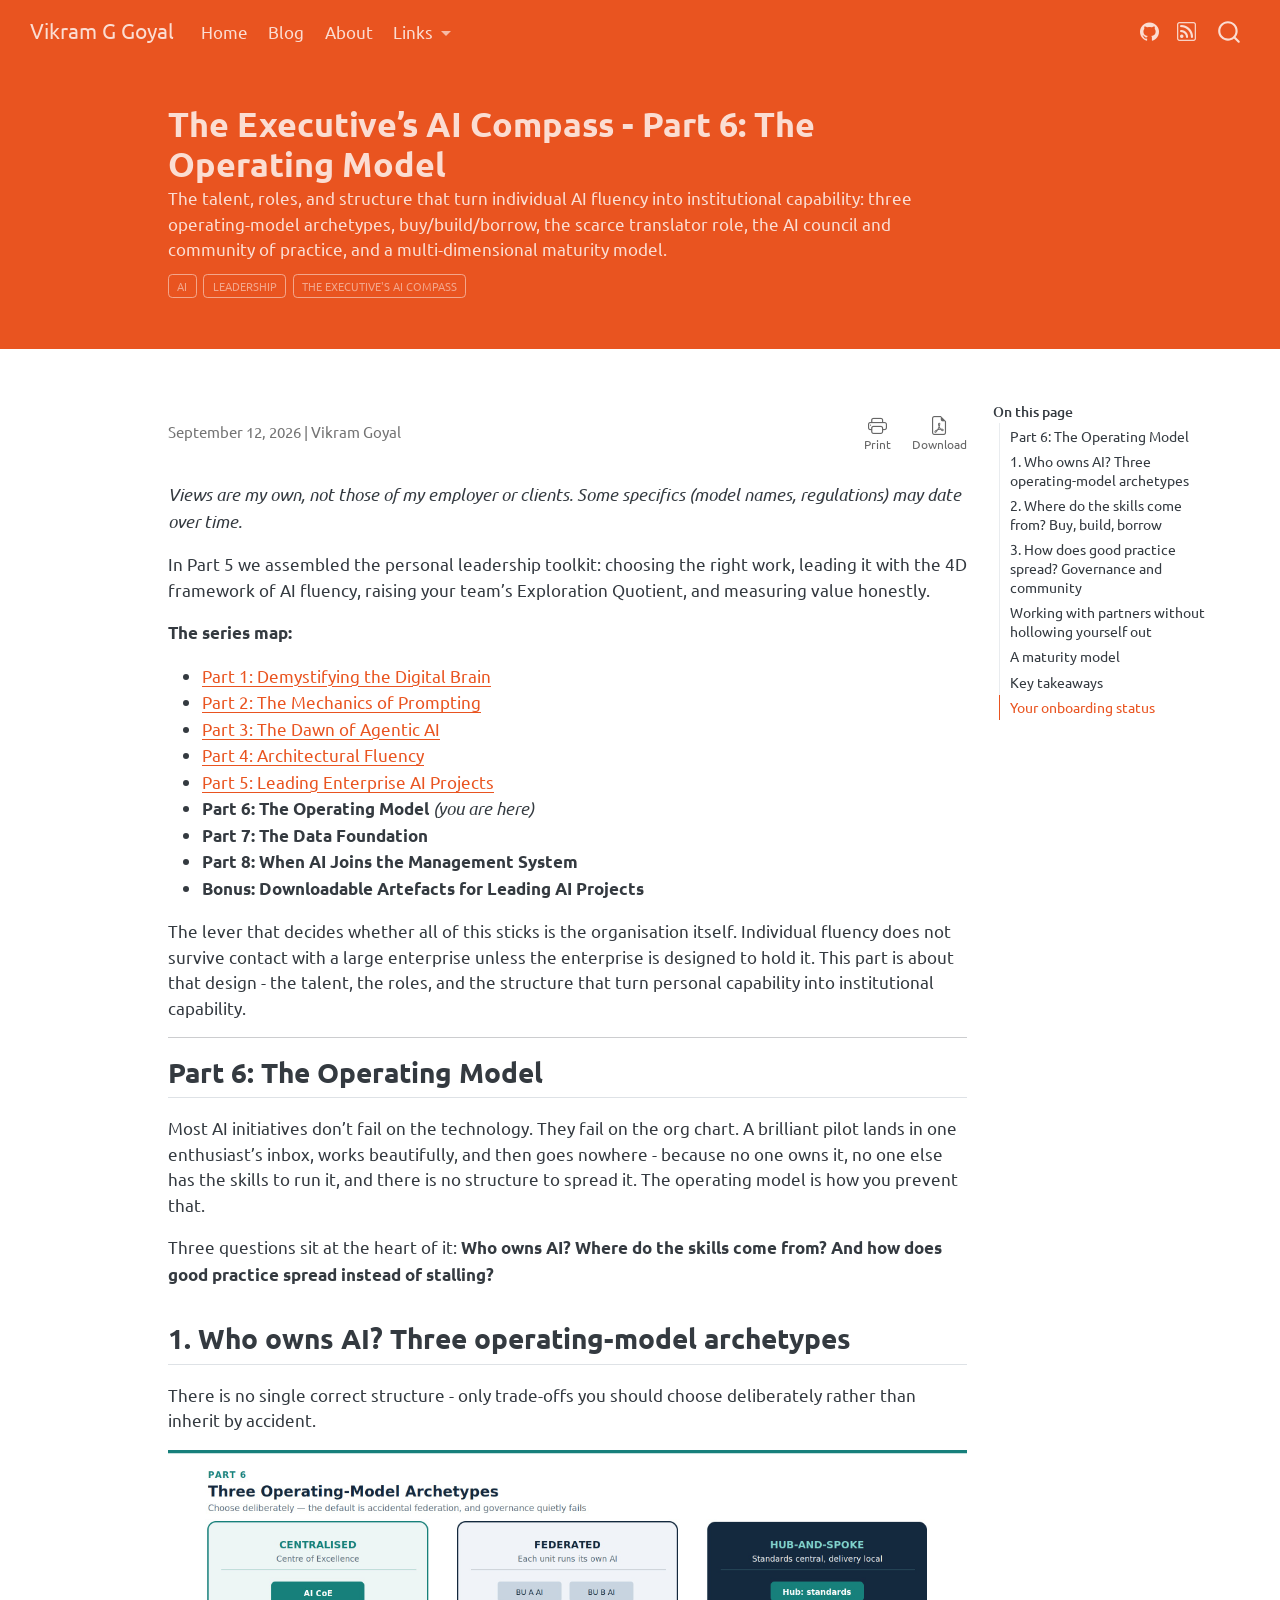
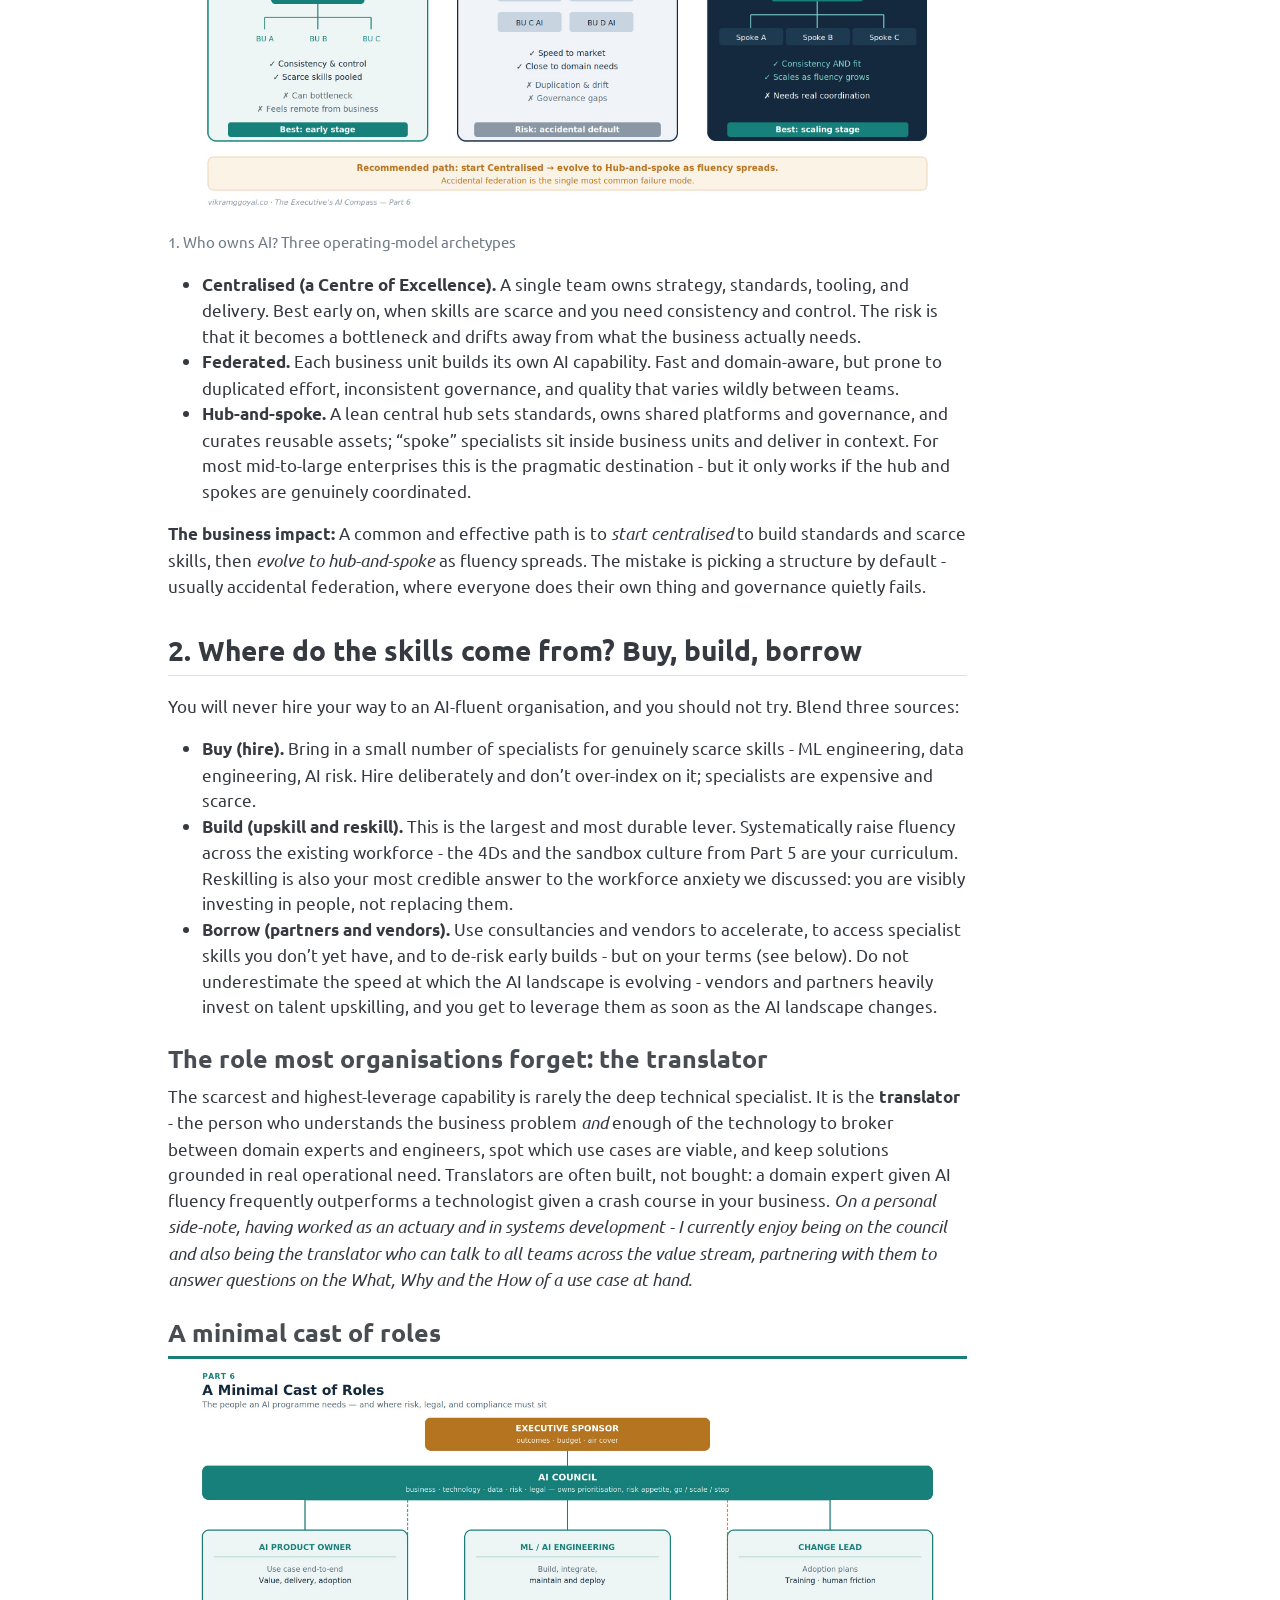
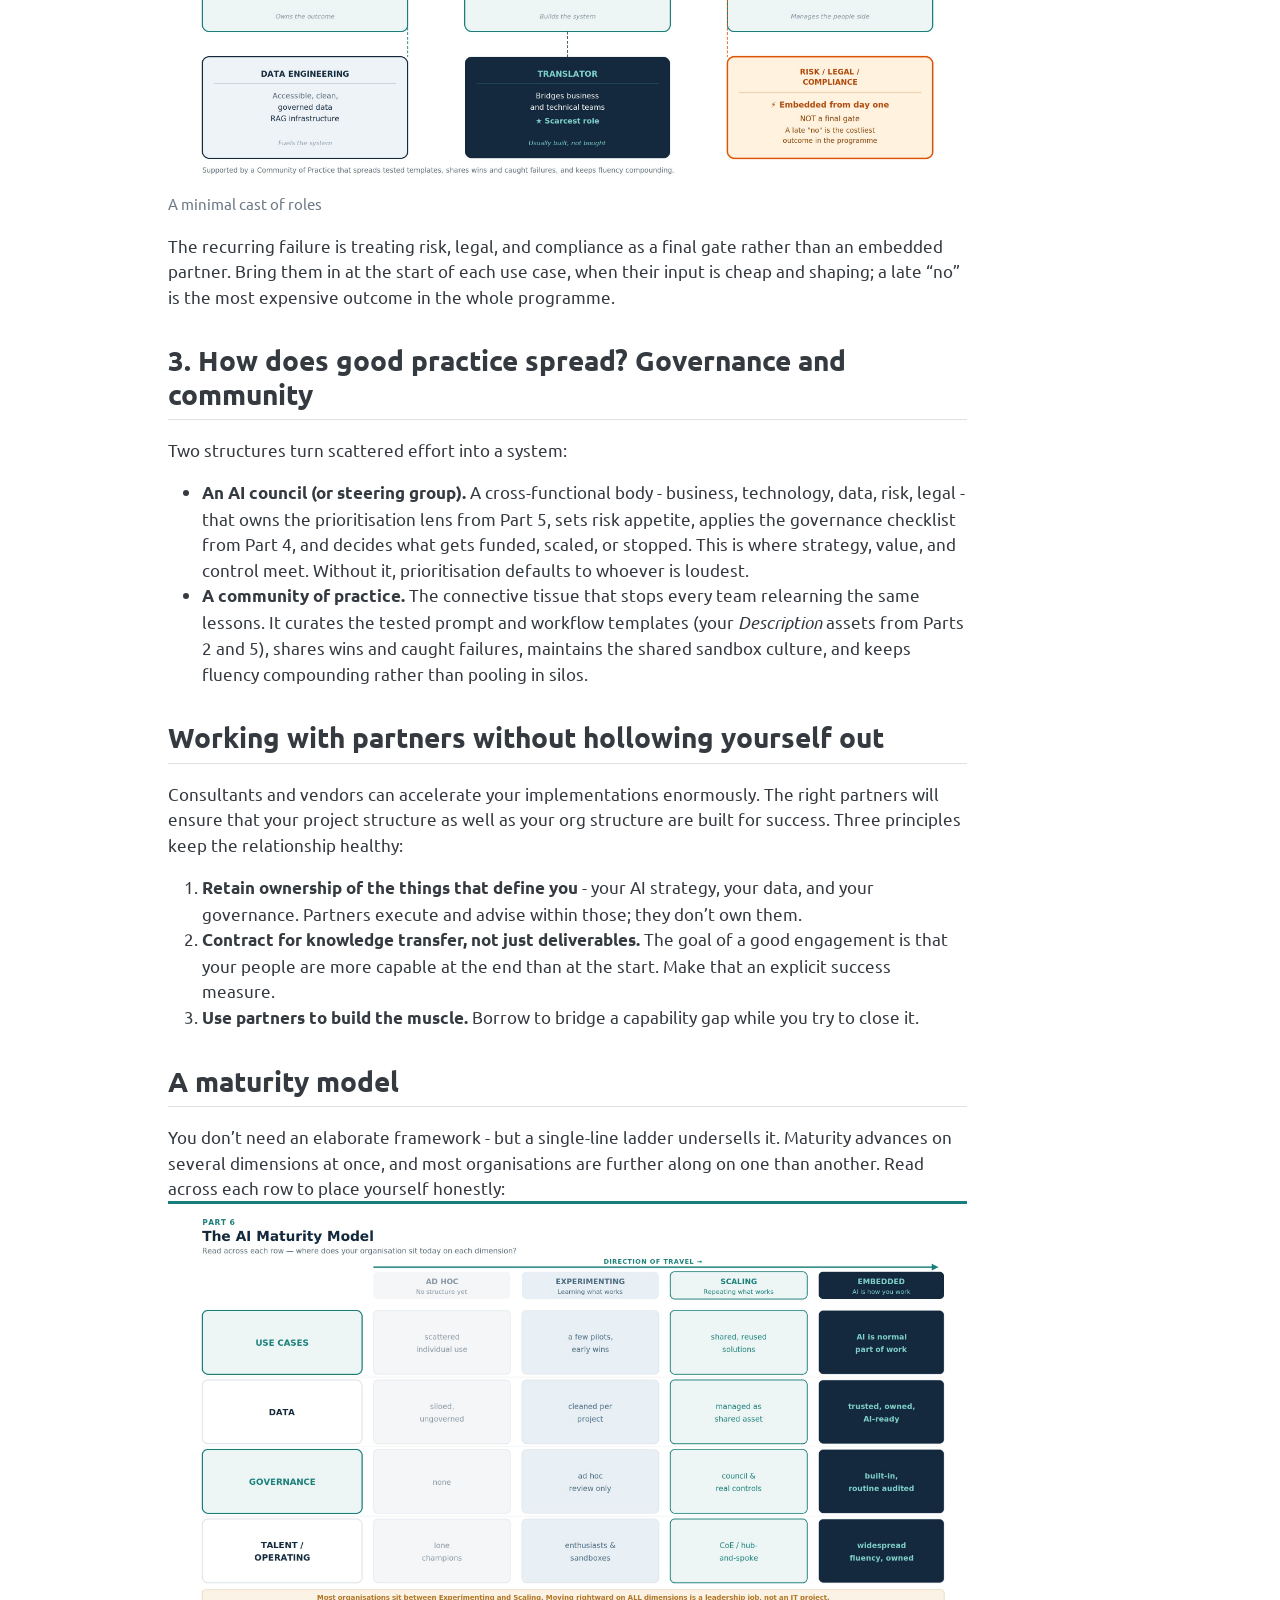
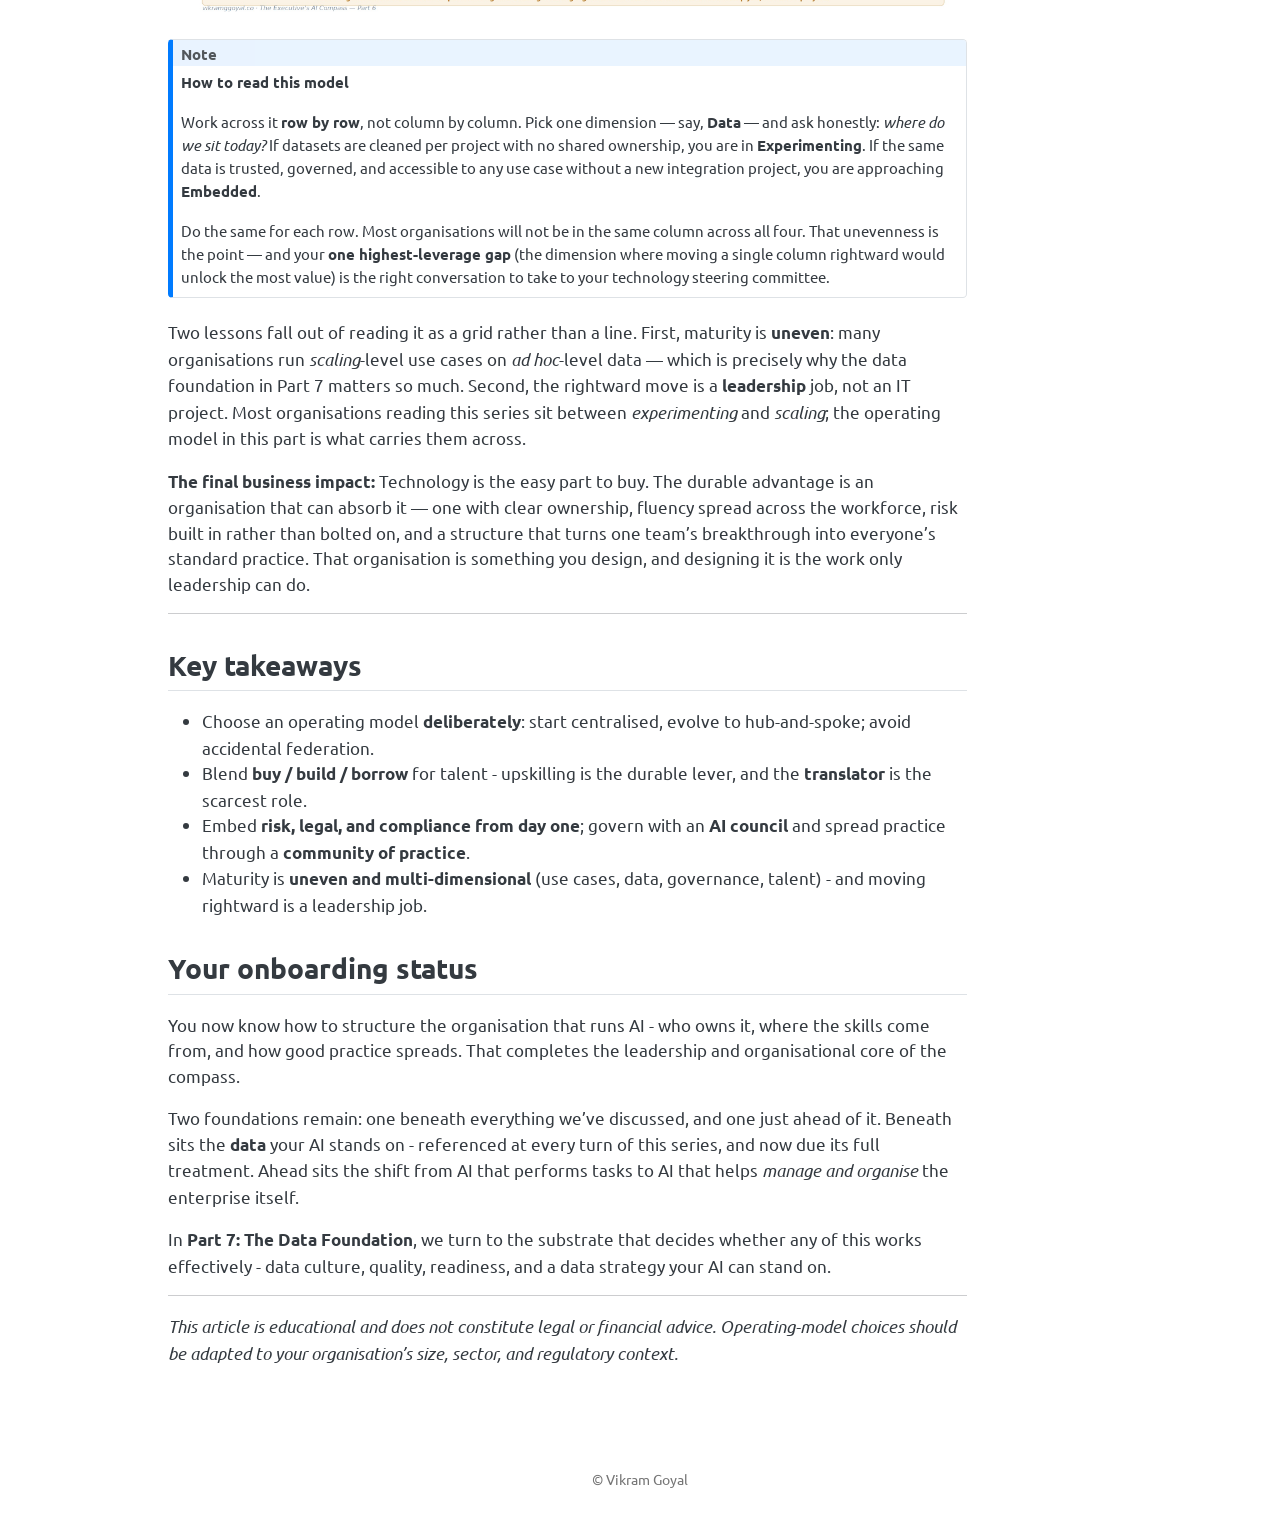
<file: posts/executives-ai-compass-part-6/index.html>
<!DOCTYPE html>
<html xmlns="http://www.w3.org/1999/xhtml" lang="en" xml:lang="en"><head>

<meta charset="utf-8">
<meta name="generator" content="quarto-1.10.19">

<meta name="viewport" content="width=device-width, initial-scale=1.0, user-scalable=yes">

<meta name="author" content="Vikram Goyal">
<meta name="dcterms.date" content="2026-09-12">
<meta name="description" content="The talent, roles, and structure that turn individual AI fluency into institutional capability: three operating-model archetypes, buy/build/borrow, the scarce translator role, the AI council and community of practice, and a multi-dimensional maturity model.">

<title>The Executive’s AI Compass - Part 6: The Operating Model – Vikram G Goyal</title>
<style>
/* Default styles provided by pandoc.
** See https://pandoc.org/MANUAL.html#variables-for-html for config info.
*/
span.smallcaps{font-variant: small-caps;}
div.columns{display: flex; gap: 1.5em;}
div.column{flex: auto;}
@media screen {
div.columns{gap: min(4vw, 1.5em);}
div.column{overflow-x: auto;}
}
div.hanging-indent{margin-left: 1.5em; text-indent: -1.5em;}
ul.task-list{list-style: none;}
ul.task-list li input[type="checkbox"] {
  width: 0.8em;
  margin: 0 0.8em 0.2em -1em; /* quarto-specific, see https://github.com/quarto-dev/quarto-cli/issues/4556 */ 
  vertical-align: middle;
}
</style>


<script src="../../site_libs/quarto-nav/quarto-nav.js"></script>
<script src="../../site_libs/quarto-nav/headroom.min.js"></script>
<script src="../../site_libs/clipboard/clipboard.min.js"></script>
<script src="../../site_libs/quarto-search/autocomplete.umd.js"></script>
<script src="../../site_libs/quarto-search/fuse.min.js"></script>
<script src="../../site_libs/quarto-search/quarto-search.js"></script>
<meta name="quarto:offset" content="../../">
<script src="../../site_libs/quarto-html/quarto.js" type="module"></script>
<script src="../../site_libs/quarto-html/tabsets/tabsets.js" type="module"></script>
<script src="../../site_libs/quarto-html/popper.min.js"></script>
<script src="../../site_libs/quarto-html/tippy.umd.min.js"></script>
<script src="../../site_libs/quarto-html/anchor.min.js"></script>
<link href="../../site_libs/quarto-html/tippy.css" rel="stylesheet">
<link href="../../site_libs/quarto-html/quarto-syntax-highlighting-bf27225e3a48a9273f3daa8f8e829971.css" rel="stylesheet" id="quarto-text-highlighting-styles">
<script src="../../site_libs/bootstrap/bootstrap.min.js"></script>
<link href="../../site_libs/bootstrap/bootstrap-icons.css" rel="stylesheet">
<link href="../../site_libs/bootstrap/bootstrap-72aa6392b8fef5f8e1400aba8338a625.min.css" rel="stylesheet" append-hash="true" id="quarto-bootstrap" data-mode="light">
<script src="../../site_libs/quarto-contrib/glightbox/glightbox.min.js"></script>
<link href="../../site_libs/quarto-contrib/glightbox/glightbox.min.css" rel="stylesheet">
<link href="../../site_libs/quarto-contrib/glightbox/lightbox.css" rel="stylesheet">
<script id="quarto-search-options" type="application/json">{
  "location": "navbar",
  "copy-button": false,
  "collapse-after": 3,
  "panel-placement": "end",
  "type": "overlay",
  "limit": 50,
  "keyboard-shortcut": [
    "f",
    "/",
    "s"
  ],
  "show-item-context": false,
  "language": {
    "search-no-results-text": "No results",
    "search-matching-documents-text": "matching documents",
    "search-copy-link-title": "Copy link to search",
    "search-hide-matches-text": "Hide additional matches",
    "search-more-match-text": "more match in this document",
    "search-more-matches-text": "more matches in this document",
    "search-clear-button-title": "Clear",
    "search-text-placeholder": "",
    "search-detached-cancel-button-title": "Cancel",
    "search-submit-button-title": "Submit",
    "search-label": "Search"
  }
}</script>
<style>html{ scroll-behavior: smooth; }</style>


<link rel="stylesheet" href="../../styles/print.css">
<meta property="og:title" content="The Executive’s AI Compass - Part 6: The Operating Model – Vikram G Goyal">
<meta property="og:description" content="The talent, roles, and structure that turn individual AI fluency into institutional capability: three operating-model archetypes, buy/build/borrow, the scarce translator role, the AI council and community of practice, and a multi-dimensional maturity model.">
<meta property="og:image" content="https://vikramggoyal.co/posts/executives-ai-compass-part-6/img-p6-1-1-who-owns-ai-three-operating-model-archet.jpg">
<meta property="og:site_name" content="Vikram G Goyal">
<meta name="twitter:title" content="The Executive’s AI Compass - Part 6: The Operating Model – Vikram G Goyal">
<meta name="twitter:description" content="The talent, roles, and structure that turn individual AI fluency into institutional capability: three operating-model archetypes, buy/build/borrow, the scarce translator role, the AI council and community of practice, and a multi-dimensional maturity model.">
<meta name="twitter:image" content="https://vikramggoyal.co/posts/executives-ai-compass-part-6/img-p6-1-1-who-owns-ai-three-operating-model-archet.jpg">
<meta name="twitter:card" content="summary_large_image">
</head>

<body class="nav-fixed quarto-light">

<div id="quarto-search-results"></div>
  <header id="quarto-header" class="headroom fixed-top quarto-banner">
    <nav class="navbar navbar-expand-lg " data-bs-theme="dark">
      <div class="navbar-container container-fluid">
      <div class="navbar-brand-container mx-auto">
    <a class="navbar-brand" href="../../index.html">
    <span class="navbar-title">Vikram G Goyal</span>
    </a>
  </div>
            <div id="quarto-search" class="" title="Search"></div>
          <button class="navbar-toggler" type="button" data-bs-toggle="collapse" data-bs-target="#navbarCollapse" aria-controls="navbarCollapse" role="menu" aria-expanded="false" aria-label="Toggle navigation" onclick="if (window.quartoToggleHeadroom) { window.quartoToggleHeadroom(); }">
  <span class="navbar-toggler-icon"></span>
</button>
          <div class="collapse navbar-collapse" id="navbarCollapse">
            <ul class="navbar-nav navbar-nav-scroll me-auto">
  <li class="nav-item">
    <a class="nav-link" href="../../index.html"> 
<span class="menu-text">Home</span></a>
  </li>  
  <li class="nav-item">
    <a class="nav-link" href="../../blog.html"> 
<span class="menu-text">Blog</span></a>
  </li>  
  <li class="nav-item">
    <a class="nav-link" href="../../about.html"> 
<span class="menu-text">About</span></a>
  </li>  
  <li class="nav-item dropdown ">
    <a class="nav-link dropdown-toggle" href="#" id="nav-menu-links" role="link" data-bs-toggle="dropdown" aria-expanded="false">
 <span class="menu-text">Links</span>
    </a>
    <ul class="dropdown-menu" aria-labelledby="nav-menu-links">    
        <li>
    <a class="dropdown-item" href="../../links/reading.html">
 <span class="dropdown-text">Books and Articles</span></a>
  </li>  
        <li>
    <a class="dropdown-item" href="../../links/videos_podcasts.html">
 <span class="dropdown-text">Videos and Podcasts</span></a>
  </li>  
    </ul>
  </li>
</ul>
            <ul class="navbar-nav navbar-nav-scroll ms-auto">
  <li class="nav-item compact">
    <a class="nav-link" href="https://github.com/vikramggoyal"> <i class="bi bi-github" role="img" aria-label="GitHub">
</i> 
<span class="menu-text"></span></a>
  </li>  
  <li class="nav-item compact">
    <a class="nav-link" href="../../blog.xml"> <i class="bi bi-rss" role="img" aria-label="RSS">
</i> 
<span class="menu-text"></span></a>
  </li>  
</ul>
          </div> <!-- /navcollapse -->
            <div class="quarto-navbar-tools">
</div>
      </div> <!-- /container-fluid -->
    </nav>
</header>
<!-- content -->
<header id="title-block-header" class="quarto-title-block default page-columns page-full">
  <div class="quarto-title-banner page-columns page-full">
    <div class="quarto-title column-body">
      <h1 class="title">The Executive’s AI Compass - Part 6: The Operating Model</h1>
                  <div>
        <div class="description">
          The talent, roles, and structure that turn individual AI fluency into institutional capability: three operating-model archetypes, buy/build/borrow, the scarce translator role, the AI council and community of practice, and a multi-dimensional maturity model.
        </div>
      </div>
                          <div class="quarto-categories">
                <div class="quarto-category">AI</div>
                <div class="quarto-category">Leadership</div>
                <div class="quarto-category">The Executive's AI Compass</div>
              </div>
                  </div>
  </div>
    
  
  <div class="quarto-title-meta">

      <div>
      <div class="quarto-title-meta-heading">Author</div>
      <div class="quarto-title-meta-contents">
               <p>Vikram Goyal </p>
            </div>
    </div>
      
      <div>
      <div class="quarto-title-meta-heading">Published</div>
      <div class="quarto-title-meta-contents">
        <p class="date">September 12, 2026</p>
      </div>
    </div>
    
      
    </div>
    
  
  </header><div id="quarto-content" class="quarto-container page-columns page-rows-contents page-layout-article page-navbar">
<!-- sidebar -->
<!-- margin-sidebar -->
    <div id="quarto-margin-sidebar" class="sidebar margin-sidebar">
        <nav id="TOC" role="doc-toc" class="toc-active">
    <h2 id="toc-title">On this page</h2>
   
  <ul>
  <li><a href="#part-6-the-operating-model" id="toc-part-6-the-operating-model" class="nav-link active" data-scroll-target="#part-6-the-operating-model">Part 6: The Operating Model</a></li>
  <li><a href="#who-owns-ai-three-operating-model-archetypes" id="toc-who-owns-ai-three-operating-model-archetypes" class="nav-link" data-scroll-target="#who-owns-ai-three-operating-model-archetypes">1. Who owns AI? Three operating-model archetypes</a></li>
  <li><a href="#where-do-the-skills-come-from-buy-build-borrow" id="toc-where-do-the-skills-come-from-buy-build-borrow" class="nav-link" data-scroll-target="#where-do-the-skills-come-from-buy-build-borrow">2. Where do the skills come from? Buy, build, borrow</a>
  <ul class="collapse">
  <li><a href="#the-role-most-organisations-forget-the-translator" id="toc-the-role-most-organisations-forget-the-translator" class="nav-link" data-scroll-target="#the-role-most-organisations-forget-the-translator">The role most organisations forget: the translator</a></li>
  <li><a href="#a-minimal-cast-of-roles" id="toc-a-minimal-cast-of-roles" class="nav-link" data-scroll-target="#a-minimal-cast-of-roles">A minimal cast of roles</a></li>
  </ul></li>
  <li><a href="#how-does-good-practice-spread-governance-and-community" id="toc-how-does-good-practice-spread-governance-and-community" class="nav-link" data-scroll-target="#how-does-good-practice-spread-governance-and-community">3. How does good practice spread? Governance and community</a></li>
  <li><a href="#working-with-partners-without-hollowing-yourself-out" id="toc-working-with-partners-without-hollowing-yourself-out" class="nav-link" data-scroll-target="#working-with-partners-without-hollowing-yourself-out">Working with partners without hollowing yourself out</a></li>
  <li><a href="#a-maturity-model" id="toc-a-maturity-model" class="nav-link" data-scroll-target="#a-maturity-model">A maturity model</a></li>
  <li><a href="#key-takeaways" id="toc-key-takeaways" class="nav-link" data-scroll-target="#key-takeaways">Key takeaways</a></li>
  <li><a href="#your-onboarding-status" id="toc-your-onboarding-status" class="nav-link" data-scroll-target="#your-onboarding-status">Your onboarding status</a></li>
  </ul>
</nav>
    </div>
<!-- main -->
<main class="content quarto-banner-title-block" id="quarto-document-content">





<div class="post-header no-print">
<div class="post-header__byline">
<p><span class="post-header__date">September 12, 2026</span> | Vikram Goyal</p>
</div>
<div class="post-toolbar" role="group" aria-label="Post actions">
  <button type="button" class="post-toolbar__btn" data-action="print" onclick="window.print()" title="Print">
    <i class="bi bi-printer" aria-hidden="true"></i><span>Print</span>
  </button>
  <a class="post-toolbar__btn" data-action="pdf" id="pdf-download-btn" href="index.pdf" download="" title="Download as PDF">
    <i class="bi bi-file-earmark-pdf" aria-hidden="true"></i><span>Download</span>
  </a>
</div>
<script>
(function () {
  // Derive the PDF filename from the post slug (the containing folder name in the URL).
  var btn = document.getElementById('pdf-download-btn');
  if (!btn) return;
  var parts = window.location.pathname.replace(/\/$/, '').split('/');
  var slug = parts[parts.length - 1];
  if (slug && slug !== 'posts') {
    btn.href = slug + '.pdf';
    btn.download = slug + '.pdf';
  }
})();
</script>
</div>
<p><em>Views are my own, not those of my employer or clients. Some specifics (model names, regulations) may date over time.</em></p>
<p>In Part 5 we assembled the personal leadership toolkit: choosing the right work, leading it with the 4D framework of AI fluency, raising your team’s Exploration Quotient, and measuring value honestly.</p>
<p><strong>The series map:</strong></p>
<ul>
<li><strong><a href="https://vikramggoyal.co/posts/executives-ai-compass-part-1/">Part 1: Demystifying the Digital Brain</a></strong></li>
<li><strong><a href="https://vikramggoyal.co/posts/executives-ai-compass-part-2/">Part 2: The Mechanics of Prompting</a></strong></li>
<li><strong><a href="https://vikramggoyal.co/posts/executives-ai-compass-part-3/">Part 3: The Dawn of Agentic AI</a></strong></li>
<li><strong><a href="https://vikramggoyal.co/posts/executives-ai-compass-part-4/">Part 4: Architectural Fluency</a></strong></li>
<li><strong><a href="https://vikramggoyal.co/posts/executives-ai-compass-part-5/">Part 5: Leading Enterprise AI Projects</a></strong></li>
<li><strong>Part 6: The Operating Model</strong> <em>(you are here)</em></li>
<li><strong>Part 7: The Data Foundation</strong></li>
<li><strong>Part 8: When AI Joins the Management System</strong></li>
<li><strong>Bonus: Downloadable Artefacts for Leading AI Projects</strong></li>
</ul>
<p>The lever that decides whether all of this sticks is the organisation itself. Individual fluency does not survive contact with a large enterprise unless the enterprise is designed to hold it. This part is about that design - the talent, the roles, and the structure that turn personal capability into institutional capability.</p>
<hr>
<section id="part-6-the-operating-model" class="level2">
<h2 class="anchored" data-anchor-id="part-6-the-operating-model">Part 6: The Operating Model</h2>
<p>Most AI initiatives don’t fail on the technology. They fail on the org chart. A brilliant pilot lands in one enthusiast’s inbox, works beautifully, and then goes nowhere - because no one owns it, no one else has the skills to run it, and there is no structure to spread it. The operating model is how you prevent that.</p>
<p>Three questions sit at the heart of it: <strong>Who owns AI? Where do the skills come from? And how does good practice spread instead of stalling?</strong></p>
</section>
<section id="who-owns-ai-three-operating-model-archetypes" class="level2">
<h2 class="anchored" data-anchor-id="who-owns-ai-three-operating-model-archetypes">1. Who owns AI? Three operating-model archetypes</h2>
<p>There is no single correct structure - only trade-offs you should choose deliberately rather than inherit by accident.</p>
<div class="quarto-figure quarto-figure-center">
<figure class="figure">
<p><a href="img-p6-1-1-who-owns-ai-three-operating-model-archet.jpg" class="lightbox" data-gallery="quarto-lightbox-gallery-1" title="1. Who owns AI? Three operating-model archetypes"><img src="img-p6-1-1-who-owns-ai-three-operating-model-archet.jpg" class="img-fluid figure-img" alt="1. Who owns AI? Three operating-model archetypes"></a></p>
<figcaption>1. Who owns AI? Three operating-model archetypes</figcaption>
</figure>
</div>
<ul>
<li><strong>Centralised (a Centre of Excellence).</strong> A single team owns strategy, standards, tooling, and delivery. Best early on, when skills are scarce and you need consistency and control. The risk is that it becomes a bottleneck and drifts away from what the business actually needs.</li>
<li><strong>Federated.</strong> Each business unit builds its own AI capability. Fast and domain-aware, but prone to duplicated effort, inconsistent governance, and quality that varies wildly between teams.</li>
<li><strong>Hub-and-spoke.</strong> A lean central hub sets standards, owns shared platforms and governance, and curates reusable assets; “spoke” specialists sit inside business units and deliver in context. For most mid-to-large enterprises this is the pragmatic destination - but it only works if the hub and spokes are genuinely coordinated.</li>
</ul>
<p><strong>The business impact:</strong> A common and effective path is to <em>start centralised</em> to build standards and scarce skills, then <em>evolve to hub-and-spoke</em> as fluency spreads. The mistake is picking a structure by default - usually accidental federation, where everyone does their own thing and governance quietly fails.</p>
</section>
<section id="where-do-the-skills-come-from-buy-build-borrow" class="level2">
<h2 class="anchored" data-anchor-id="where-do-the-skills-come-from-buy-build-borrow">2. Where do the skills come from? Buy, build, borrow</h2>
<p>You will never hire your way to an AI-fluent organisation, and you should not try. Blend three sources:</p>
<ul>
<li><strong>Buy (hire).</strong> Bring in a small number of specialists for genuinely scarce skills - ML engineering, data engineering, AI risk. Hire deliberately and don’t over-index on it; specialists are expensive and scarce.</li>
<li><strong>Build (upskill and reskill).</strong> This is the largest and most durable lever. Systematically raise fluency across the existing workforce - the 4Ds and the sandbox culture from Part 5 are your curriculum. Reskilling is also your most credible answer to the workforce anxiety we discussed: you are visibly investing in people, not replacing them.</li>
<li><strong>Borrow (partners and vendors).</strong> Use consultancies and vendors to accelerate, to access specialist skills you don’t yet have, and to de-risk early builds - but on your terms (see below). Do not underestimate the speed at which the AI landscape is evolving - vendors and partners heavily invest on talent upskilling, and you get to leverage them as soon as the AI landscape changes.</li>
</ul>
<section id="the-role-most-organisations-forget-the-translator" class="level3">
<h3 class="anchored" data-anchor-id="the-role-most-organisations-forget-the-translator">The role most organisations forget: the translator</h3>
<p>The scarcest and highest-leverage capability is rarely the deep technical specialist. It is the <strong>translator</strong> - the person who understands the business problem <em>and</em> enough of the technology to broker between domain experts and engineers, spot which use cases are viable, and keep solutions grounded in real operational need. Translators are often built, not bought: a domain expert given AI fluency frequently outperforms a technologist given a crash course in your business. <em>On a personal side-note, having worked as an actuary and in systems development - I currently enjoy being on the council and also being the translator who can talk to all teams across the value stream, partnering with them to answer questions on the What, Why and the How of a use case at hand.</em></p>
</section>
<section id="a-minimal-cast-of-roles" class="level3">
<h3 class="anchored" data-anchor-id="a-minimal-cast-of-roles">A minimal cast of roles</h3>
<div class="quarto-figure quarto-figure-center">
<figure class="figure">
<p><a href="img-p6-2-a-minimal-cast-of-roles.jpg" class="lightbox" data-gallery="quarto-lightbox-gallery-2" title="A minimal cast of roles"><img src="img-p6-2-a-minimal-cast-of-roles.jpg" class="img-fluid figure-img" alt="A minimal cast of roles"></a></p>
<figcaption>A minimal cast of roles</figcaption>
</figure>
</div>
<p>The recurring failure is treating risk, legal, and compliance as a final gate rather than an embedded partner. Bring them in at the start of each use case, when their input is cheap and shaping; a late “no” is the most expensive outcome in the whole programme.</p>
</section>
</section>
<section id="how-does-good-practice-spread-governance-and-community" class="level2">
<h2 class="anchored" data-anchor-id="how-does-good-practice-spread-governance-and-community">3. How does good practice spread? Governance and community</h2>
<p>Two structures turn scattered effort into a system:</p>
<ul>
<li><strong>An AI council (or steering group).</strong> A cross-functional body - business, technology, data, risk, legal - that owns the prioritisation lens from Part 5, sets risk appetite, applies the governance checklist from Part 4, and decides what gets funded, scaled, or stopped. This is where strategy, value, and control meet. Without it, prioritisation defaults to whoever is loudest.</li>
<li><strong>A community of practice.</strong> The connective tissue that stops every team relearning the same lessons. It curates the tested prompt and workflow templates (your <em>Description</em> assets from Parts 2 and 5), shares wins and caught failures, maintains the shared sandbox culture, and keeps fluency compounding rather than pooling in silos.</li>
</ul>
</section>
<section id="working-with-partners-without-hollowing-yourself-out" class="level2">
<h2 class="anchored" data-anchor-id="working-with-partners-without-hollowing-yourself-out">Working with partners without hollowing yourself out</h2>
<p>Consultants and vendors can accelerate your implementations enormously. The right partners will ensure that your project structure as well as your org structure are built for success. Three principles keep the relationship healthy:</p>
<ol type="1">
<li><strong>Retain ownership of the things that define you</strong> - your AI strategy, your data, and your governance. Partners execute and advise within those; they don’t own them.</li>
<li><strong>Contract for knowledge transfer, not just deliverables.</strong> The goal of a good engagement is that your people are more capable at the end than at the start. Make that an explicit success measure.</li>
<li><strong>Use partners to build the muscle.</strong> Borrow to bridge a capability gap while you try to close it.</li>
</ol>
</section>
<section id="a-maturity-model" class="level2">
<h2 class="anchored" data-anchor-id="a-maturity-model">A maturity model</h2>
<p>You don’t need an elaborate framework - but a single-line ladder undersells it. Maturity advances on several dimensions at once, and most organisations are further along on one than another. Read across each row to place yourself honestly: <img src="img-p6-3-you-don-t-need-an-elaborate-framework-but-.jpg" class="img-fluid" alt="Diagram: the AI maturity model across four dimensions - use cases, data, governance, and talent"></p>
<div class="callout callout-style-default callout-note no-icon callout-titled">
<div class="callout-header d-flex align-content-center">
<div class="callout-icon-container">
<i class="callout-icon no-icon"></i>
</div>
<div class="callout-title-container flex-fill">
Note
</div>
</div>
<div class="callout-body-container callout-body">
<p><strong>How to read this model</strong></p>
<p>Work across it <strong>row by row</strong>, not column by column. Pick one dimension — say, <strong>Data</strong> — and ask honestly: <em>where do we sit today?</em> If datasets are cleaned per project with no shared ownership, you are in <strong>Experimenting</strong>. If the same data is trusted, governed, and accessible to any use case without a new integration project, you are approaching <strong>Embedded</strong>.</p>
<p>Do the same for each row. Most organisations will not be in the same column across all four. That unevenness is the point — and your <strong>one highest-leverage gap</strong> (the dimension where moving a single column rightward would unlock the most value) is the right conversation to take to your technology steering committee.</p>
</div>
</div>
<p>Two lessons fall out of reading it as a grid rather than a line. First, maturity is <strong>uneven</strong>: many organisations run <em>scaling</em>-level use cases on <em>ad hoc</em>-level data — which is precisely why the data foundation in Part 7 matters so much. Second, the rightward move is a <strong>leadership</strong> job, not an IT project. Most organisations reading this series sit between <em>experimenting</em> and <em>scaling</em>; the operating model in this part is what carries them across.</p>
<p><strong>The final business impact:</strong> Technology is the easy part to buy. The durable advantage is an organisation that can absorb it — one with clear ownership, fluency spread across the workforce, risk built in rather than bolted on, and a structure that turns one team’s breakthrough into everyone’s standard practice. That organisation is something you design, and designing it is the work only leadership can do.</p>
<hr>
</section>
<section id="key-takeaways" class="level2">
<h2 class="anchored" data-anchor-id="key-takeaways">Key takeaways</h2>
<ul>
<li>Choose an operating model <strong>deliberately</strong>: start centralised, evolve to hub-and-spoke; avoid accidental federation.</li>
<li>Blend <strong>buy / build / borrow</strong> for talent - upskilling is the durable lever, and the <strong>translator</strong> is the scarcest role.</li>
<li>Embed <strong>risk, legal, and compliance from day one</strong>; govern with an <strong>AI council</strong> and spread practice through a <strong>community of practice</strong>.</li>
<li>Maturity is <strong>uneven and multi-dimensional</strong> (use cases, data, governance, talent) - and moving rightward is a leadership job.</li>
</ul>
</section>
<section id="your-onboarding-status" class="level2">
<h2 class="anchored" data-anchor-id="your-onboarding-status">Your onboarding status</h2>
<p>You now know how to structure the organisation that runs AI - who owns it, where the skills come from, and how good practice spreads. That completes the leadership and organisational core of the compass.</p>
<p>Two foundations remain: one beneath everything we’ve discussed, and one just ahead of it. Beneath sits the <strong>data</strong> your AI stands on - referenced at every turn of this series, and now due its full treatment. Ahead sits the shift from AI that performs tasks to AI that helps <em>manage and organise</em> the enterprise itself.</p>
<p>In <strong>Part 7: The Data Foundation</strong>, we turn to the substrate that decides whether any of this works effectively - data culture, quality, readiness, and a data strategy your AI can stand on.</p>
<hr>
<p><em>This article is educational and does not constitute legal or financial advice. Operating-model choices should be adapted to your organisation’s size, sector, and regulatory context.</em></p>


</section>

</main> <!-- /main -->
<script id="quarto-html-after-body" type="application/javascript">
  window.document.addEventListener("DOMContentLoaded", function (event) {
    const icon = "";
    const anchorJS = new window.AnchorJS();
    anchorJS.options = {
      placement: 'right',
      icon: icon
    };
    anchorJS.add('.anchored');
    const isCodeAnnotation = (el) => {
      for (const clz of el.classList) {
        if (clz.startsWith('code-annotation-')) {                     
          return true;
        }
      }
      return false;
    }
    const onCopySuccess = function(e) {
      // button target
      const button = e.trigger;
      // don't keep focus
      button.blur();
      // flash "checked"
      button.classList.add('code-copy-button-checked');
      var currentTitle = button.getAttribute("title");
      button.setAttribute("title", "Copied!");
      let tooltip;
      if (window.bootstrap) {
        button.setAttribute("data-bs-toggle", "tooltip");
        button.setAttribute("data-bs-placement", "left");
        button.setAttribute("data-bs-title", "Copied!");
        tooltip = new bootstrap.Tooltip(button, 
          { trigger: "manual", 
            customClass: "code-copy-button-tooltip",
            offset: [0, -8]});
        tooltip.show();    
      }
      setTimeout(function() {
        if (tooltip) {
          tooltip.hide();
          button.removeAttribute("data-bs-title");
          button.removeAttribute("data-bs-toggle");
          button.removeAttribute("data-bs-placement");
        }
        button.setAttribute("title", currentTitle);
        button.classList.remove('code-copy-button-checked');
      }, 1000);
      // clear code selection
      e.clearSelection();
    }
    const getTextToCopy = function(trigger) {
      const outerScaffold = trigger.parentElement.cloneNode(true);
      const codeEl = outerScaffold.querySelector('code');
      for (const childEl of codeEl.children) {
        if (isCodeAnnotation(childEl)) {
          childEl.remove();
        }
      }
      return codeEl.innerText;
    }
    const clipboard = new window.ClipboardJS('.code-copy-button:not([data-in-quarto-modal])', {
      text: getTextToCopy
    });
    clipboard.on('success', onCopySuccess);
    if (window.document.getElementById('quarto-embedded-source-code-modal')) {
      const clipboardModal = new window.ClipboardJS('.code-copy-button[data-in-quarto-modal]', {
        text: getTextToCopy,
        container: window.document.getElementById('quarto-embedded-source-code-modal')
      });
      clipboardModal.on('success', onCopySuccess);
    }
      var localhostRegex = new RegExp(/^(?:http|https):\/\/localhost\:?[0-9]*\//);
      var mailtoRegex = new RegExp(/^mailto:/);
        var filterRegex = new RegExp("https:\/\/vikramggoyal\.co");
      var isInternal = (href) => {
          return filterRegex.test(href) || localhostRegex.test(href) || mailtoRegex.test(href);
      }
      // Inspect non-navigation links and adorn them if external
     var links = window.document.querySelectorAll('a[href]:not(.nav-link):not(.navbar-brand):not(.toc-action):not(.sidebar-link):not(.sidebar-item-toggle):not(.pagination-link):not(.no-external):not([aria-hidden]):not(.dropdown-item):not(.quarto-navigation-tool):not(.about-link)');
      for (var i=0; i<links.length; i++) {
        const link = links[i];
        if (!isInternal(link.href)) {
          // undo the damage that might have been done by quarto-nav.js in the case of
          // links that we want to consider external
          if (link.dataset.originalHref !== undefined) {
            link.href = link.dataset.originalHref;
          }
        }
      }
    function tippyHover(el, contentFn, onTriggerFn, onUntriggerFn) {
      const config = {
        allowHTML: true,
        maxWidth: 500,
        delay: 100,
        arrow: false,
        appendTo: function(el) {
            return el.parentElement;
        },
        interactive: true,
        interactiveBorder: 10,
        theme: 'quarto',
        placement: 'bottom-start',
      };
      if (contentFn) {
        config.content = contentFn;
      }
      if (onTriggerFn) {
        config.onTrigger = onTriggerFn;
      }
      if (onUntriggerFn) {
        config.onUntrigger = onUntriggerFn;
      }
      window.tippy(el, config); 
    }
    const noterefs = window.document.querySelectorAll('a[role="doc-noteref"]');
    for (var i=0; i<noterefs.length; i++) {
      const ref = noterefs[i];
      tippyHover(ref, function() {
        // use id or data attribute instead here
        let href = ref.getAttribute('data-footnote-href') || ref.getAttribute('href');
        try { href = new URL(href).hash; } catch {}
        const id = href.replace(/^#\/?/, "");
        const note = window.document.getElementById(id);
        if (note) {
          return note.innerHTML;
        } else {
          return "";
        }
      });
    }
    const xrefs = window.document.querySelectorAll('a.quarto-xref');
    const processXRef = (id, note) => {
      // Strip column container classes
      const stripColumnClz = (el) => {
        el.classList.remove("page-full", "page-columns");
        if (el.children) {
          for (const child of el.children) {
            stripColumnClz(child);
          }
        }
      }
      stripColumnClz(note)
      if (id === null || id.startsWith('sec-')) {
        // Special case sections, only their first couple elements
        const container = document.createElement("div");
        if (note.children && note.children.length > 2) {
          container.appendChild(note.children[0].cloneNode(true));
          for (let i = 1; i < note.children.length; i++) {
            const child = note.children[i];
            if (child.tagName === "P" && child.innerText === "") {
              continue;
            } else {
              container.appendChild(child.cloneNode(true));
              break;
            }
          }
          if (window.Quarto?.typesetMath) {
            window.Quarto.typesetMath(container);
          }
          return container.innerHTML
        } else {
          if (window.Quarto?.typesetMath) {
            window.Quarto.typesetMath(note);
          }
          return note.innerHTML;
        }
      } else {
        // Remove any anchor links if they are present
        const anchorLink = note.querySelector('a.anchorjs-link');
        if (anchorLink) {
          anchorLink.remove();
        }
        if (window.Quarto?.typesetMath) {
          window.Quarto.typesetMath(note);
        }
        if (note.classList.contains("callout")) {
          return note.outerHTML;
        } else {
          return note.innerHTML;
        }
      }
    }
    for (var i=0; i<xrefs.length; i++) {
      const xref = xrefs[i];
      tippyHover(xref, undefined, function(instance) {
        instance.disable();
        let url = xref.getAttribute('href');
        let hash = undefined; 
        if (url.startsWith('#')) {
          hash = url;
        } else {
          try { hash = new URL(url).hash; } catch {}
        }
        if (hash) {
          const id = hash.replace(/^#\/?/, "");
          const note = window.document.getElementById(id);
          if (note !== null) {
            try {
              const html = processXRef(id, note.cloneNode(true));
              instance.setContent(html);
            } finally {
              instance.enable();
              instance.show();
            }
          } else {
            // See if we can fetch this
            fetch(url.split('#')[0])
            .then(res => res.text())
            .then(html => {
              const parser = new DOMParser();
              const htmlDoc = parser.parseFromString(html, "text/html");
              const note = htmlDoc.getElementById(id);
              if (note !== null) {
                const html = processXRef(id, note);
                instance.setContent(html);
              } 
            }).finally(() => {
              instance.enable();
              instance.show();
            });
          }
        } else {
          // See if we can fetch a full url (with no hash to target)
          // This is a special case and we should probably do some content thinning / targeting
          fetch(url)
          .then(res => res.text())
          .then(html => {
            const parser = new DOMParser();
            const htmlDoc = parser.parseFromString(html, "text/html");
            const note = htmlDoc.querySelector('main.content');
            if (note !== null) {
              // This should only happen for chapter cross references
              // (since there is no id in the URL)
              // remove the first header
              if (note.children.length > 0 && note.children[0].tagName === "HEADER") {
                note.children[0].remove();
              }
              const html = processXRef(null, note);
              instance.setContent(html);
            } 
          }).finally(() => {
            instance.enable();
            instance.show();
          });
        }
      }, function(instance) {
      });
    }
        let selectedAnnoteEl;
        const selectorForAnnotation = ( cell, annotation) => {
          let cellAttr = 'data-code-cell="' + cell + '"';
          let lineAttr = 'data-code-annotation="' +  annotation + '"';
          const selector = 'span[' + cellAttr + '][' + lineAttr + ']';
          return selector;
        }
        const selectCodeLines = (annoteEl) => {
          const doc = window.document;
          const targetCell = annoteEl.getAttribute("data-target-cell");
          const targetAnnotation = annoteEl.getAttribute("data-target-annotation");
          const annoteSpan = window.document.querySelector(selectorForAnnotation(targetCell, targetAnnotation));
          const lines = annoteSpan.getAttribute("data-code-lines").split(",");
          const lineIds = lines.map((line) => {
            return targetCell + "-" + line;
          })
          let top = null;
          let height = null;
          let parent = null;
          if (lineIds.length > 0) {
              //compute the position of the single el (top and bottom and make a div)
              const el = window.document.getElementById(lineIds[0]);
              top = el.offsetTop;
              height = el.offsetHeight;
              parent = el.parentElement.parentElement;
            if (lineIds.length > 1) {
              const lastEl = window.document.getElementById(lineIds[lineIds.length - 1]);
              const bottom = lastEl.offsetTop + lastEl.offsetHeight;
              height = bottom - top;
            }
            if (top !== null && height !== null && parent !== null) {
              // cook up a div (if necessary) and position it 
              let div = window.document.getElementById("code-annotation-line-highlight");
              if (div === null) {
                div = window.document.createElement("div");
                div.setAttribute("id", "code-annotation-line-highlight");
                div.style.position = 'absolute';
                parent.appendChild(div);
              }
              div.style.top = top - 2 + "px";
              div.style.height = height + 4 + "px";
              div.style.left = 0;
              let gutterDiv = window.document.getElementById("code-annotation-line-highlight-gutter");
              if (gutterDiv === null) {
                gutterDiv = window.document.createElement("div");
                gutterDiv.setAttribute("id", "code-annotation-line-highlight-gutter");
                gutterDiv.style.position = 'absolute';
                const codeCell = window.document.getElementById(targetCell);
                const gutter = codeCell.querySelector('.code-annotation-gutter');
                gutter.appendChild(gutterDiv);
              }
              gutterDiv.style.top = top - 2 + "px";
              gutterDiv.style.height = height + 4 + "px";
            }
            selectedAnnoteEl = annoteEl;
          }
        };
        const unselectCodeLines = () => {
          const elementsIds = ["code-annotation-line-highlight", "code-annotation-line-highlight-gutter"];
          elementsIds.forEach((elId) => {
            const div = window.document.getElementById(elId);
            if (div) {
              div.remove();
            }
          });
          selectedAnnoteEl = undefined;
        };
          // Handle positioning of the toggle
      window.addEventListener(
        "resize",
        throttle(() => {
          elRect = undefined;
          if (selectedAnnoteEl) {
            selectCodeLines(selectedAnnoteEl);
          }
        }, 10)
      );
      function throttle(fn, ms) {
      let throttle = false;
      let timer;
        return (...args) => {
          if(!throttle) { // first call gets through
              fn.apply(this, args);
              throttle = true;
          } else { // all the others get throttled
              if(timer) clearTimeout(timer); // cancel #2
              timer = setTimeout(() => {
                fn.apply(this, args);
                timer = throttle = false;
              }, ms);
          }
        };
      }
        // Attach click handler to the DT
        const annoteDls = window.document.querySelectorAll('dt[data-target-cell]');
        for (const annoteDlNode of annoteDls) {
          annoteDlNode.addEventListener('click', (event) => {
            const clickedEl = event.target;
            if (clickedEl !== selectedAnnoteEl) {
              unselectCodeLines();
              const activeEl = window.document.querySelector('dt[data-target-cell].code-annotation-active');
              if (activeEl) {
                activeEl.classList.remove('code-annotation-active');
              }
              selectCodeLines(clickedEl);
              clickedEl.classList.add('code-annotation-active');
            } else {
              // Unselect the line
              unselectCodeLines();
              clickedEl.classList.remove('code-annotation-active');
            }
          });
        }
    const findCites = (el) => {
      const parentEl = el.parentElement;
      if (parentEl) {
        const cites = parentEl.dataset.cites;
        if (cites) {
          return {
            el,
            cites: cites.split(' ')
          };
        } else {
          return findCites(el.parentElement)
        }
      } else {
        return undefined;
      }
    };
    var bibliorefs = window.document.querySelectorAll('a[role="doc-biblioref"]');
    for (var i=0; i<bibliorefs.length; i++) {
      const ref = bibliorefs[i];
      const citeInfo = findCites(ref);
      if (citeInfo) {
        tippyHover(citeInfo.el, function() {
          var popup = window.document.createElement('div');
          citeInfo.cites.forEach(function(cite) {
            var citeDiv = window.document.createElement('div');
            citeDiv.classList.add('hanging-indent');
            citeDiv.classList.add('csl-entry');
            var biblioDiv = window.document.getElementById('ref-' + cite);
            if (biblioDiv) {
              citeDiv.innerHTML = biblioDiv.innerHTML;
            }
            popup.appendChild(citeDiv);
          });
          return popup.innerHTML;
        });
      }
    }
  });
  </script>
</div> <!-- /content -->
<footer class="footer">
  <div class="nav-footer">
    <div class="nav-footer-left">
      &nbsp;
    </div>   
    <div class="nav-footer-center">
<p>© Vikram Goyal</p>
</div>
    <div class="nav-footer-right">
      &nbsp;
    </div>
  </div>
</footer>
<script>var lightboxQuarto = GLightbox({"closeEffect":"zoom","descPosition":"bottom","loop":false,"openEffect":"zoom","selector":".lightbox"});
(function() {
  let previousOnload = window.onload;
  window.onload = () => {
    if (previousOnload) {
      previousOnload();
    }
    lightboxQuarto.on('slide_before_load', (data) => {
      const { slideIndex, slideNode, slideConfig, player, trigger } = data;
      const href = trigger.getAttribute('href');
      if (href !== null) {
        const imgEl = window.document.querySelector(`a[href="${href}"] img`);
        if (imgEl !== null) {
          const srcAttr = imgEl.getAttribute("src");
          if (srcAttr && srcAttr.startsWith("data:")) {
            slideConfig.href = srcAttr;
          }
        }
      } 
    });
  
    lightboxQuarto.on('slide_after_load', (data) => {
      const { slideIndex, slideNode, slideConfig, player, trigger } = data;
      if (window.Quarto?.typesetMath) {
        window.Quarto.typesetMath(slideNode);
      }
    });
  
  };
  
})();
          </script>




<script src="../../site_libs/quarto-html/zenscroll-min.js"></script>
</body></html>
</file>
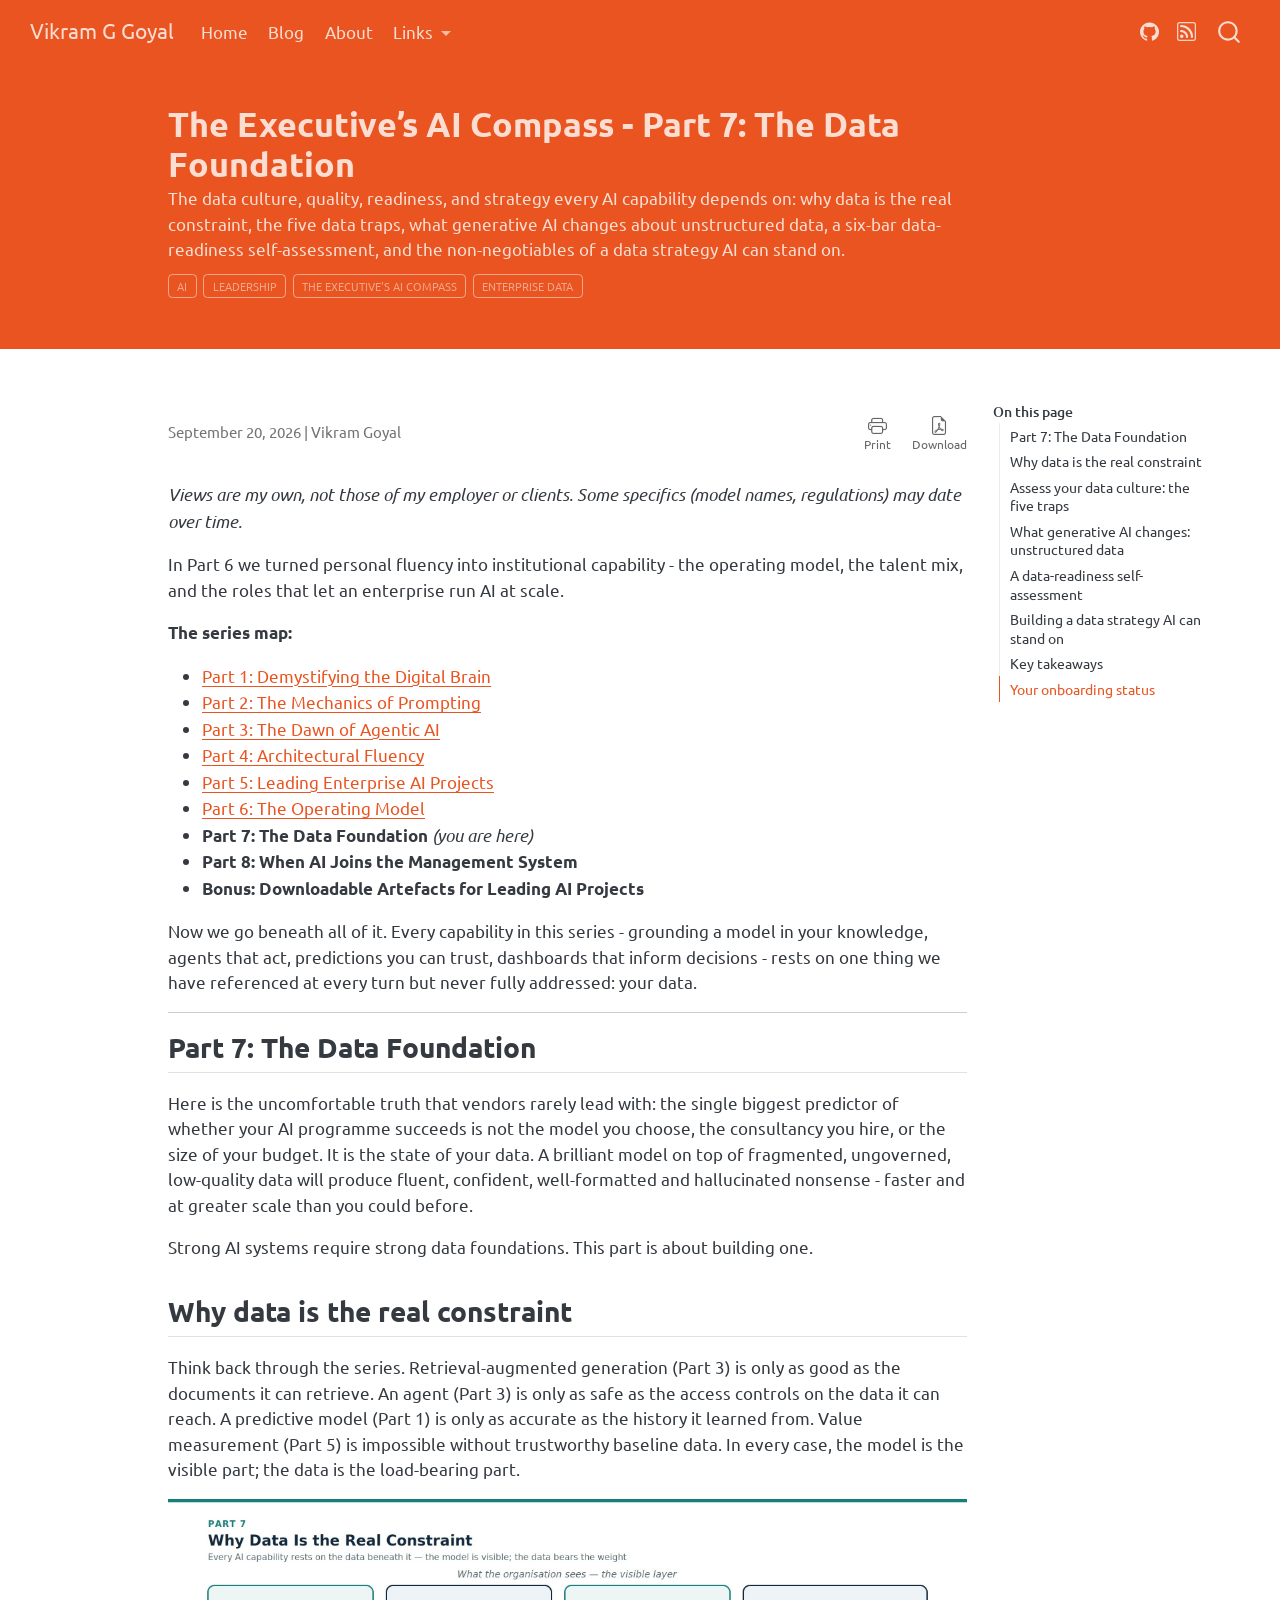
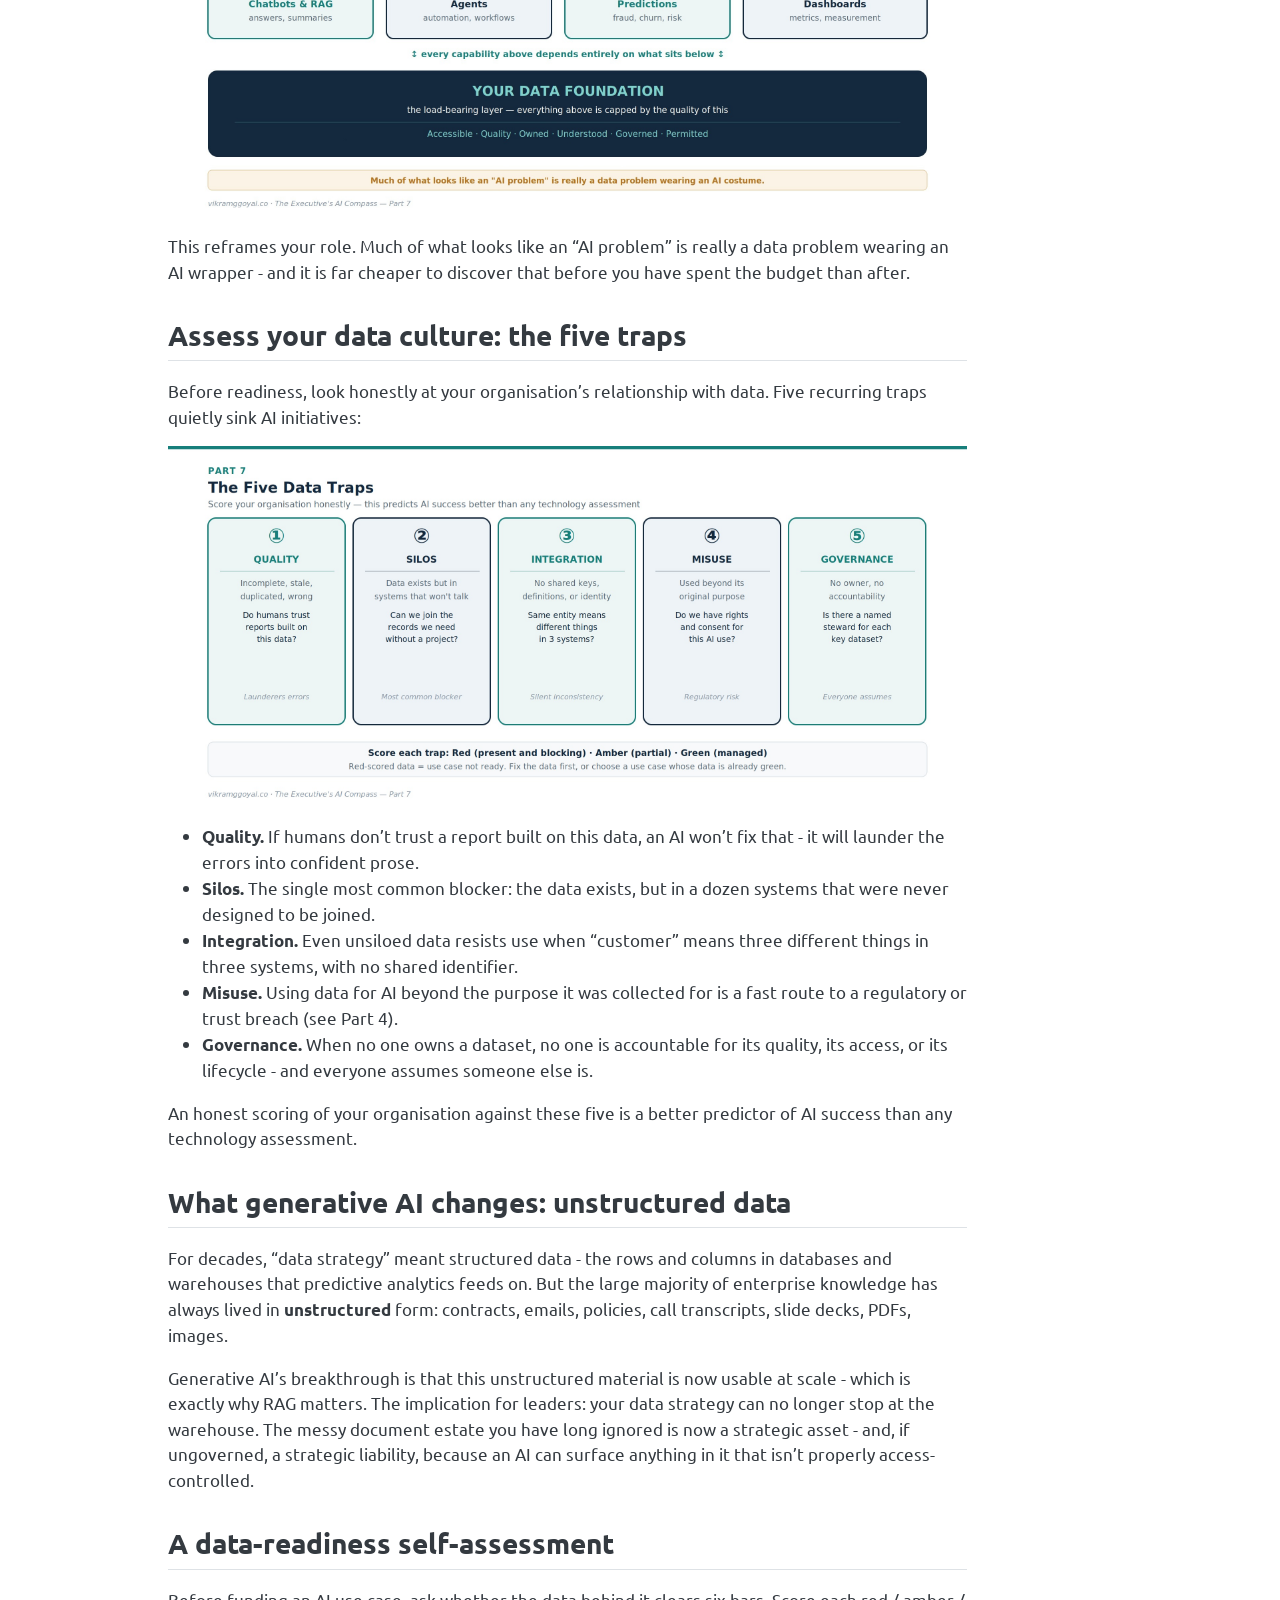
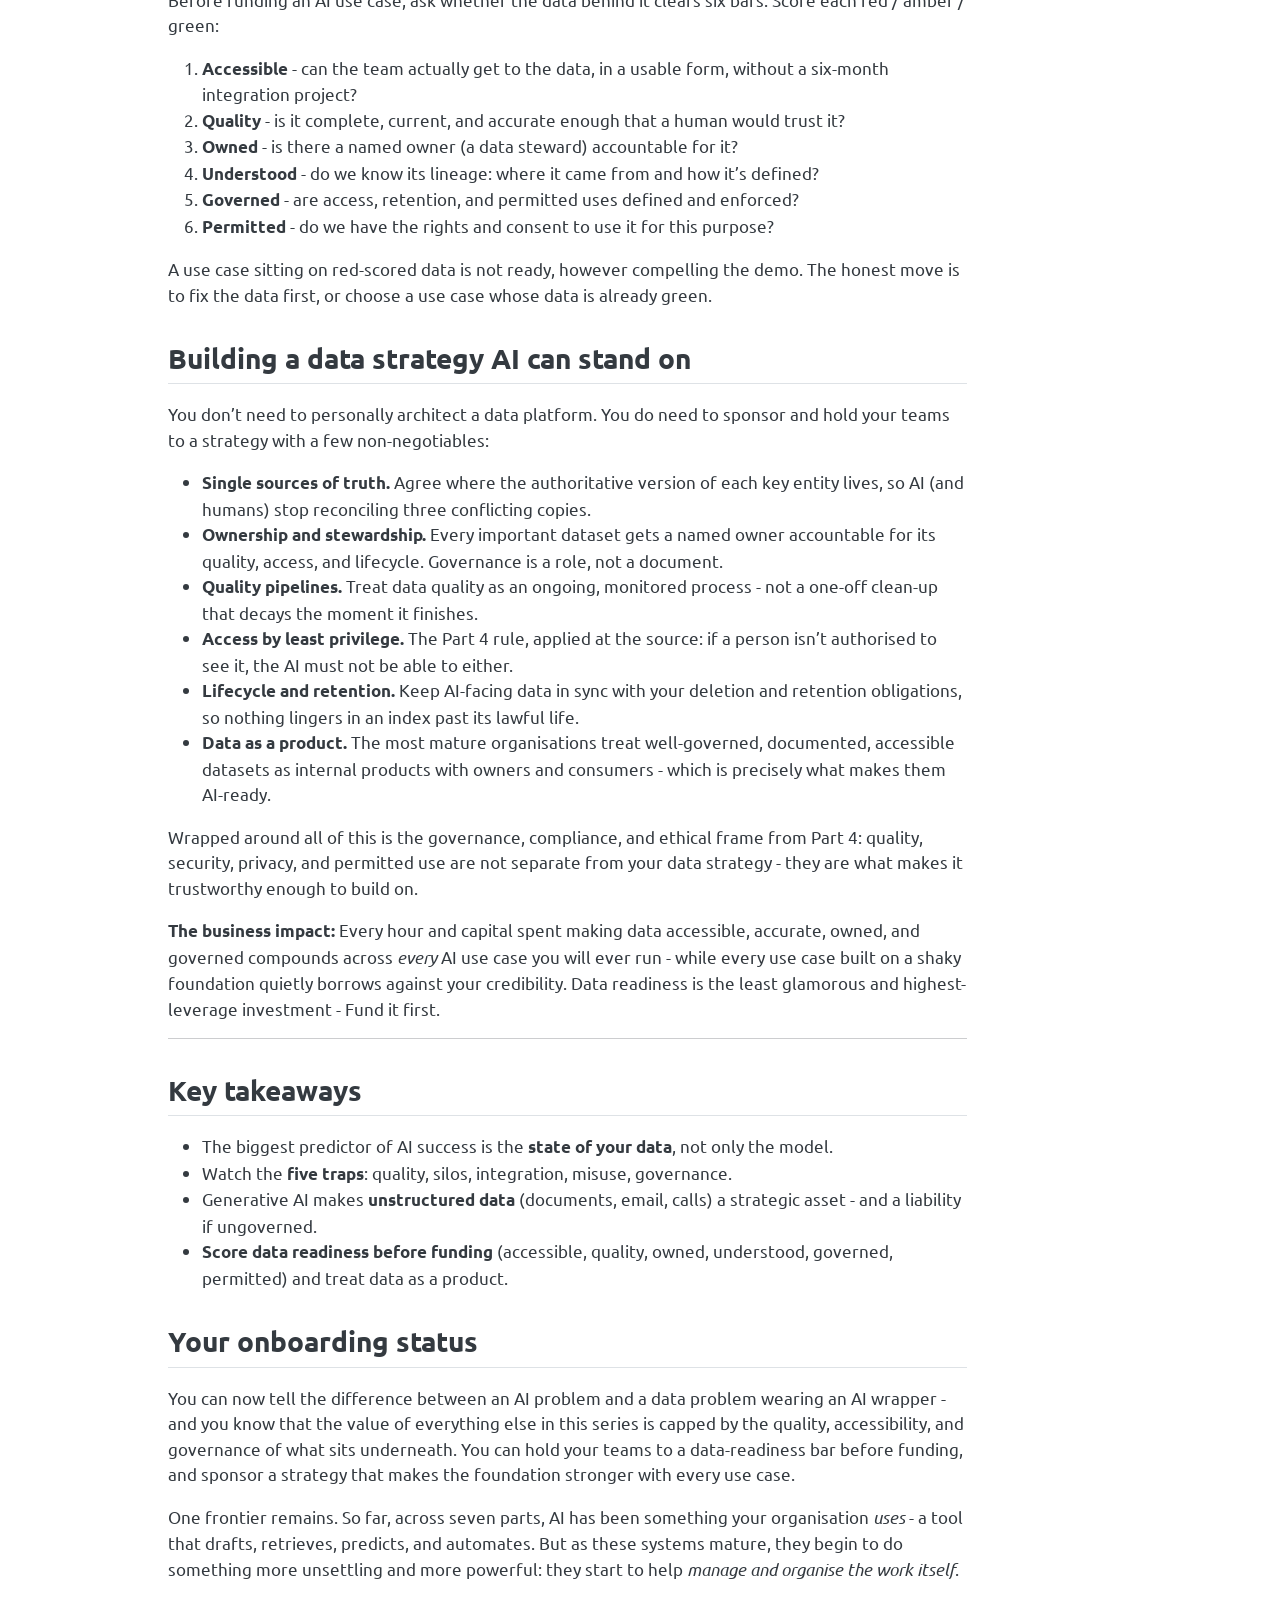
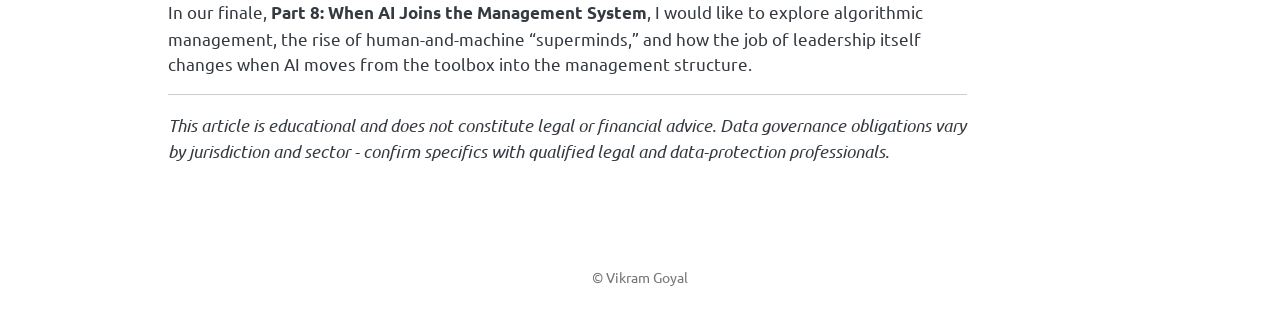
<file: posts/executives-ai-compass-part-7/index.html>
<!DOCTYPE html>
<html xmlns="http://www.w3.org/1999/xhtml" lang="en" xml:lang="en"><head>

<meta charset="utf-8">
<meta name="generator" content="quarto-1.10.19">

<meta name="viewport" content="width=device-width, initial-scale=1.0, user-scalable=yes">

<meta name="author" content="Vikram Goyal">
<meta name="dcterms.date" content="2026-09-20">
<meta name="description" content="The data culture, quality, readiness, and strategy every AI capability depends on: why data is the real constraint, the five data traps, what generative AI changes about unstructured data, a six-bar data-readiness self-assessment, and the non-negotiables of a data strategy AI can stand on.">

<title>The Executive’s AI Compass - Part 7: The Data Foundation – Vikram G Goyal</title>
<style>
/* Default styles provided by pandoc.
** See https://pandoc.org/MANUAL.html#variables-for-html for config info.
*/
span.smallcaps{font-variant: small-caps;}
div.columns{display: flex; gap: 1.5em;}
div.column{flex: auto;}
@media screen {
div.columns{gap: min(4vw, 1.5em);}
div.column{overflow-x: auto;}
}
div.hanging-indent{margin-left: 1.5em; text-indent: -1.5em;}
ul.task-list{list-style: none;}
ul.task-list li input[type="checkbox"] {
  width: 0.8em;
  margin: 0 0.8em 0.2em -1em; /* quarto-specific, see https://github.com/quarto-dev/quarto-cli/issues/4556 */ 
  vertical-align: middle;
}
</style>


<script src="../../site_libs/quarto-nav/quarto-nav.js"></script>
<script src="../../site_libs/quarto-nav/headroom.min.js"></script>
<script src="../../site_libs/clipboard/clipboard.min.js"></script>
<script src="../../site_libs/quarto-search/autocomplete.umd.js"></script>
<script src="../../site_libs/quarto-search/fuse.min.js"></script>
<script src="../../site_libs/quarto-search/quarto-search.js"></script>
<meta name="quarto:offset" content="../../">
<script src="../../site_libs/quarto-html/quarto.js" type="module"></script>
<script src="../../site_libs/quarto-html/tabsets/tabsets.js" type="module"></script>
<script src="../../site_libs/quarto-html/popper.min.js"></script>
<script src="../../site_libs/quarto-html/tippy.umd.min.js"></script>
<script src="../../site_libs/quarto-html/anchor.min.js"></script>
<link href="../../site_libs/quarto-html/tippy.css" rel="stylesheet">
<link href="../../site_libs/quarto-html/quarto-syntax-highlighting-bf27225e3a48a9273f3daa8f8e829971.css" rel="stylesheet" id="quarto-text-highlighting-styles">
<script src="../../site_libs/bootstrap/bootstrap.min.js"></script>
<link href="../../site_libs/bootstrap/bootstrap-icons.css" rel="stylesheet">
<link href="../../site_libs/bootstrap/bootstrap-72aa6392b8fef5f8e1400aba8338a625.min.css" rel="stylesheet" append-hash="true" id="quarto-bootstrap" data-mode="light">
<script src="../../site_libs/quarto-contrib/glightbox/glightbox.min.js"></script>
<link href="../../site_libs/quarto-contrib/glightbox/glightbox.min.css" rel="stylesheet">
<link href="../../site_libs/quarto-contrib/glightbox/lightbox.css" rel="stylesheet">
<script id="quarto-search-options" type="application/json">{
  "location": "navbar",
  "copy-button": false,
  "collapse-after": 3,
  "panel-placement": "end",
  "type": "overlay",
  "limit": 50,
  "keyboard-shortcut": [
    "f",
    "/",
    "s"
  ],
  "show-item-context": false,
  "language": {
    "search-no-results-text": "No results",
    "search-matching-documents-text": "matching documents",
    "search-copy-link-title": "Copy link to search",
    "search-hide-matches-text": "Hide additional matches",
    "search-more-match-text": "more match in this document",
    "search-more-matches-text": "more matches in this document",
    "search-clear-button-title": "Clear",
    "search-text-placeholder": "",
    "search-detached-cancel-button-title": "Cancel",
    "search-submit-button-title": "Submit",
    "search-label": "Search"
  }
}</script>
<style>html{ scroll-behavior: smooth; }</style>


<link rel="stylesheet" href="../../styles/print.css">
<meta property="og:title" content="The Executive’s AI Compass - Part 7: The Data Foundation – Vikram G Goyal">
<meta property="og:description" content="The data culture, quality, readiness, and strategy every AI capability depends on: why data is the real constraint, the five data traps, what generative AI changes about unstructured data, a six-bar data-readiness self-assessment, and the non-negotiables of a data strategy AI can stand on.">
<meta property="og:image" content="https://vikramggoyal.co/posts/executives-ai-compass-part-7/img-p7-1-why-data-is-the-real-constraint.jpg">
<meta property="og:site_name" content="Vikram G Goyal">
<meta name="twitter:title" content="The Executive’s AI Compass - Part 7: The Data Foundation – Vikram G Goyal">
<meta name="twitter:description" content="The data culture, quality, readiness, and strategy every AI capability depends on: why data is the real constraint, the five data traps, what generative AI changes about unstructured data, a six-bar data-readiness self-assessment, and the non-negotiables of a data strategy AI can stand on.">
<meta name="twitter:image" content="https://vikramggoyal.co/posts/executives-ai-compass-part-7/img-p7-1-why-data-is-the-real-constraint.jpg">
<meta name="twitter:card" content="summary_large_image">
</head>

<body class="nav-fixed quarto-light">

<div id="quarto-search-results"></div>
  <header id="quarto-header" class="headroom fixed-top quarto-banner">
    <nav class="navbar navbar-expand-lg " data-bs-theme="dark">
      <div class="navbar-container container-fluid">
      <div class="navbar-brand-container mx-auto">
    <a class="navbar-brand" href="../../index.html">
    <span class="navbar-title">Vikram G Goyal</span>
    </a>
  </div>
            <div id="quarto-search" class="" title="Search"></div>
          <button class="navbar-toggler" type="button" data-bs-toggle="collapse" data-bs-target="#navbarCollapse" aria-controls="navbarCollapse" role="menu" aria-expanded="false" aria-label="Toggle navigation" onclick="if (window.quartoToggleHeadroom) { window.quartoToggleHeadroom(); }">
  <span class="navbar-toggler-icon"></span>
</button>
          <div class="collapse navbar-collapse" id="navbarCollapse">
            <ul class="navbar-nav navbar-nav-scroll me-auto">
  <li class="nav-item">
    <a class="nav-link" href="../../index.html"> 
<span class="menu-text">Home</span></a>
  </li>  
  <li class="nav-item">
    <a class="nav-link" href="../../blog.html"> 
<span class="menu-text">Blog</span></a>
  </li>  
  <li class="nav-item">
    <a class="nav-link" href="../../about.html"> 
<span class="menu-text">About</span></a>
  </li>  
  <li class="nav-item dropdown ">
    <a class="nav-link dropdown-toggle" href="#" id="nav-menu-links" role="link" data-bs-toggle="dropdown" aria-expanded="false">
 <span class="menu-text">Links</span>
    </a>
    <ul class="dropdown-menu" aria-labelledby="nav-menu-links">    
        <li>
    <a class="dropdown-item" href="../../links/reading.html">
 <span class="dropdown-text">Books and Articles</span></a>
  </li>  
        <li>
    <a class="dropdown-item" href="../../links/videos_podcasts.html">
 <span class="dropdown-text">Videos and Podcasts</span></a>
  </li>  
    </ul>
  </li>
</ul>
            <ul class="navbar-nav navbar-nav-scroll ms-auto">
  <li class="nav-item compact">
    <a class="nav-link" href="https://github.com/vikramggoyal"> <i class="bi bi-github" role="img" aria-label="GitHub">
</i> 
<span class="menu-text"></span></a>
  </li>  
  <li class="nav-item compact">
    <a class="nav-link" href="../../blog.xml"> <i class="bi bi-rss" role="img" aria-label="RSS">
</i> 
<span class="menu-text"></span></a>
  </li>  
</ul>
          </div> <!-- /navcollapse -->
            <div class="quarto-navbar-tools">
</div>
      </div> <!-- /container-fluid -->
    </nav>
</header>
<!-- content -->
<header id="title-block-header" class="quarto-title-block default page-columns page-full">
  <div class="quarto-title-banner page-columns page-full">
    <div class="quarto-title column-body">
      <h1 class="title">The Executive’s AI Compass - Part 7: The Data Foundation</h1>
                  <div>
        <div class="description">
          The data culture, quality, readiness, and strategy every AI capability depends on: why data is the real constraint, the five data traps, what generative AI changes about unstructured data, a six-bar data-readiness self-assessment, and the non-negotiables of a data strategy AI can stand on.
        </div>
      </div>
                          <div class="quarto-categories">
                <div class="quarto-category">AI</div>
                <div class="quarto-category">Leadership</div>
                <div class="quarto-category">The Executive's AI Compass</div>
                <div class="quarto-category">Enterprise Data</div>
              </div>
                  </div>
  </div>
    
  
  <div class="quarto-title-meta">

      <div>
      <div class="quarto-title-meta-heading">Author</div>
      <div class="quarto-title-meta-contents">
               <p>Vikram Goyal </p>
            </div>
    </div>
      
      <div>
      <div class="quarto-title-meta-heading">Published</div>
      <div class="quarto-title-meta-contents">
        <p class="date">September 20, 2026</p>
      </div>
    </div>
    
      
    </div>
    
  
  </header><div id="quarto-content" class="quarto-container page-columns page-rows-contents page-layout-article page-navbar">
<!-- sidebar -->
<!-- margin-sidebar -->
    <div id="quarto-margin-sidebar" class="sidebar margin-sidebar">
        <nav id="TOC" role="doc-toc" class="toc-active">
    <h2 id="toc-title">On this page</h2>
   
  <ul>
  <li><a href="#part-7-the-data-foundation" id="toc-part-7-the-data-foundation" class="nav-link active" data-scroll-target="#part-7-the-data-foundation">Part 7: The Data Foundation</a></li>
  <li><a href="#why-data-is-the-real-constraint" id="toc-why-data-is-the-real-constraint" class="nav-link" data-scroll-target="#why-data-is-the-real-constraint">Why data is the real constraint</a></li>
  <li><a href="#assess-your-data-culture-the-five-traps" id="toc-assess-your-data-culture-the-five-traps" class="nav-link" data-scroll-target="#assess-your-data-culture-the-five-traps">Assess your data culture: the five traps</a></li>
  <li><a href="#what-generative-ai-changes-unstructured-data" id="toc-what-generative-ai-changes-unstructured-data" class="nav-link" data-scroll-target="#what-generative-ai-changes-unstructured-data">What generative AI changes: unstructured data</a></li>
  <li><a href="#a-data-readiness-self-assessment" id="toc-a-data-readiness-self-assessment" class="nav-link" data-scroll-target="#a-data-readiness-self-assessment">A data-readiness self-assessment</a></li>
  <li><a href="#building-a-data-strategy-ai-can-stand-on" id="toc-building-a-data-strategy-ai-can-stand-on" class="nav-link" data-scroll-target="#building-a-data-strategy-ai-can-stand-on">Building a data strategy AI can stand on</a></li>
  <li><a href="#key-takeaways" id="toc-key-takeaways" class="nav-link" data-scroll-target="#key-takeaways">Key takeaways</a></li>
  <li><a href="#your-onboarding-status" id="toc-your-onboarding-status" class="nav-link" data-scroll-target="#your-onboarding-status">Your onboarding status</a></li>
  </ul>
</nav>
    </div>
<!-- main -->
<main class="content quarto-banner-title-block" id="quarto-document-content">





<div class="post-header no-print">
<div class="post-header__byline">
<p><span class="post-header__date">September 20, 2026</span> | Vikram Goyal</p>
</div>
<div class="post-toolbar" role="group" aria-label="Post actions">
  <button type="button" class="post-toolbar__btn" data-action="print" onclick="window.print()" title="Print">
    <i class="bi bi-printer" aria-hidden="true"></i><span>Print</span>
  </button>
  <a class="post-toolbar__btn" data-action="pdf" id="pdf-download-btn" href="index.pdf" download="" title="Download as PDF">
    <i class="bi bi-file-earmark-pdf" aria-hidden="true"></i><span>Download</span>
  </a>
</div>
<script>
(function () {
  // Derive the PDF filename from the post slug (the containing folder name in the URL).
  var btn = document.getElementById('pdf-download-btn');
  if (!btn) return;
  var parts = window.location.pathname.replace(/\/$/, '').split('/');
  var slug = parts[parts.length - 1];
  if (slug && slug !== 'posts') {
    btn.href = slug + '.pdf';
    btn.download = slug + '.pdf';
  }
})();
</script>
</div>
<p><em>Views are my own, not those of my employer or clients. Some specifics (model names, regulations) may date over time.</em></p>
<p>In Part 6 we turned personal fluency into institutional capability - the operating model, the talent mix, and the roles that let an enterprise run AI at scale.</p>
<p><strong>The series map:</strong></p>
<ul>
<li><strong><a href="https://vikramggoyal.co/posts/executives-ai-compass-part-1/">Part 1: Demystifying the Digital Brain</a></strong></li>
<li><strong><a href="https://vikramggoyal.co/posts/executives-ai-compass-part-2/">Part 2: The Mechanics of Prompting</a></strong></li>
<li><strong><a href="https://vikramggoyal.co/posts/executives-ai-compass-part-3/">Part 3: The Dawn of Agentic AI</a></strong></li>
<li><strong><a href="https://vikramggoyal.co/posts/executives-ai-compass-part-4/">Part 4: Architectural Fluency</a></strong></li>
<li><strong><a href="https://vikramggoyal.co/posts/executives-ai-compass-part-5/">Part 5: Leading Enterprise AI Projects</a></strong></li>
<li><strong><a href="https://vikramggoyal.co/posts/executives-ai-compass-part-6/">Part 6: The Operating Model</a></strong></li>
<li><strong>Part 7: The Data Foundation</strong> <em>(you are here)</em></li>
<li><strong>Part 8: When AI Joins the Management System</strong></li>
<li><strong>Bonus: Downloadable Artefacts for Leading AI Projects</strong></li>
</ul>
<p>Now we go beneath all of it. Every capability in this series - grounding a model in your knowledge, agents that act, predictions you can trust, dashboards that inform decisions - rests on one thing we have referenced at every turn but never fully addressed: your data.</p>
<hr>
<section id="part-7-the-data-foundation" class="level2">
<h2 class="anchored" data-anchor-id="part-7-the-data-foundation">Part 7: The Data Foundation</h2>
<p>Here is the uncomfortable truth that vendors rarely lead with: the single biggest predictor of whether your AI programme succeeds is not the model you choose, the consultancy you hire, or the size of your budget. It is the state of your data. A brilliant model on top of fragmented, ungoverned, low-quality data will produce fluent, confident, well-formatted and hallucinated nonsense - faster and at greater scale than you could before.</p>
<p>Strong AI systems require strong data foundations. This part is about building one.</p>
</section>
<section id="why-data-is-the-real-constraint" class="level2">
<h2 class="anchored" data-anchor-id="why-data-is-the-real-constraint">Why data is the real constraint</h2>
<p>Think back through the series. Retrieval-augmented generation (Part 3) is only as good as the documents it can retrieve. An agent (Part 3) is only as safe as the access controls on the data it can reach. A predictive model (Part 1) is only as accurate as the history it learned from. Value measurement (Part 5) is impossible without trustworthy baseline data. In every case, the model is the visible part; the data is the load-bearing part.</p>
<p><a href="img-p7-1-why-data-is-the-real-constraint.jpg" class="lightbox" data-gallery="quarto-lightbox-gallery-1"><img src="img-p7-1-why-data-is-the-real-constraint.jpg" class="img-fluid" alt="Diagram: why data is the real constraint - the visible layer of chatbots &amp; RAG, agents, predictions, and dashboards rests on the load-bearing data foundation: accessible, quality, owned, understood, governed, permitted"></a></p>
<p>This reframes your role. Much of what looks like an “AI problem” is really a data problem wearing an AI wrapper - and it is far cheaper to discover that before you have spent the budget than after.</p>
</section>
<section id="assess-your-data-culture-the-five-traps" class="level2">
<h2 class="anchored" data-anchor-id="assess-your-data-culture-the-five-traps">Assess your data culture: the five traps</h2>
<p>Before readiness, look honestly at your organisation’s relationship with data. Five recurring traps quietly sink AI initiatives:</p>
<p><a href="img-p7-2-before-readiness-look-honestly-at-your-org.jpg" class="lightbox" data-gallery="quarto-lightbox-gallery-2"><img src="img-p7-2-before-readiness-look-honestly-at-your-org.jpg" class="img-fluid" alt="Diagram: the five data traps - quality, silos, integration, misuse, and governance - each scored red, amber, or green"></a></p>
<ul>
<li><strong>Quality.</strong> If humans don’t trust a report built on this data, an AI won’t fix that - it will launder the errors into confident prose.</li>
<li><strong>Silos.</strong> The single most common blocker: the data exists, but in a dozen systems that were never designed to be joined.</li>
<li><strong>Integration.</strong> Even unsiloed data resists use when “customer” means three different things in three systems, with no shared identifier.</li>
<li><strong>Misuse.</strong> Using data for AI beyond the purpose it was collected for is a fast route to a regulatory or trust breach (see Part 4).</li>
<li><strong>Governance.</strong> When no one owns a dataset, no one is accountable for its quality, its access, or its lifecycle - and everyone assumes someone else is.</li>
</ul>
<p>An honest scoring of your organisation against these five is a better predictor of AI success than any technology assessment.</p>
</section>
<section id="what-generative-ai-changes-unstructured-data" class="level2">
<h2 class="anchored" data-anchor-id="what-generative-ai-changes-unstructured-data">What generative AI changes: unstructured data</h2>
<p>For decades, “data strategy” meant structured data - the rows and columns in databases and warehouses that predictive analytics feeds on. But the large majority of enterprise knowledge has always lived in <strong>unstructured</strong> form: contracts, emails, policies, call transcripts, slide decks, PDFs, images.</p>
<p>Generative AI’s breakthrough is that this unstructured material is now usable at scale - which is exactly why RAG matters. The implication for leaders: your data strategy can no longer stop at the warehouse. The messy document estate you have long ignored is now a strategic asset - and, if ungoverned, a strategic liability, because an AI can surface anything in it that isn’t properly access-controlled.</p>
</section>
<section id="a-data-readiness-self-assessment" class="level2">
<h2 class="anchored" data-anchor-id="a-data-readiness-self-assessment">A data-readiness self-assessment</h2>
<p>Before funding an AI use case, ask whether the data behind it clears six bars. Score each red / amber / green:</p>
<ol type="1">
<li><strong>Accessible</strong> - can the team actually get to the data, in a usable form, without a six-month integration project?</li>
<li><strong>Quality</strong> - is it complete, current, and accurate enough that a human would trust it?</li>
<li><strong>Owned</strong> - is there a named owner (a data steward) accountable for it?</li>
<li><strong>Understood</strong> - do we know its lineage: where it came from and how it’s defined?</li>
<li><strong>Governed</strong> - are access, retention, and permitted uses defined and enforced?</li>
<li><strong>Permitted</strong> - do we have the rights and consent to use it for this purpose?</li>
</ol>
<p>A use case sitting on red-scored data is not ready, however compelling the demo. The honest move is to fix the data first, or choose a use case whose data is already green.</p>
</section>
<section id="building-a-data-strategy-ai-can-stand-on" class="level2">
<h2 class="anchored" data-anchor-id="building-a-data-strategy-ai-can-stand-on">Building a data strategy AI can stand on</h2>
<p>You don’t need to personally architect a data platform. You do need to sponsor and hold your teams to a strategy with a few non-negotiables:</p>
<ul>
<li><strong>Single sources of truth.</strong> Agree where the authoritative version of each key entity lives, so AI (and humans) stop reconciling three conflicting copies.</li>
<li><strong>Ownership and stewardship.</strong> Every important dataset gets a named owner accountable for its quality, access, and lifecycle. Governance is a role, not a document.</li>
<li><strong>Quality pipelines.</strong> Treat data quality as an ongoing, monitored process - not a one-off clean-up that decays the moment it finishes.</li>
<li><strong>Access by least privilege.</strong> The Part 4 rule, applied at the source: if a person isn’t authorised to see it, the AI must not be able to either.</li>
<li><strong>Lifecycle and retention.</strong> Keep AI-facing data in sync with your deletion and retention obligations, so nothing lingers in an index past its lawful life.</li>
<li><strong>Data as a product.</strong> The most mature organisations treat well-governed, documented, accessible datasets as internal products with owners and consumers - which is precisely what makes them AI-ready.</li>
</ul>
<p>Wrapped around all of this is the governance, compliance, and ethical frame from Part 4: quality, security, privacy, and permitted use are not separate from your data strategy - they are what makes it trustworthy enough to build on.</p>
<p><strong>The business impact:</strong> Every hour and capital spent making data accessible, accurate, owned, and governed compounds across <em>every</em> AI use case you will ever run - while every use case built on a shaky foundation quietly borrows against your credibility. Data readiness is the least glamorous and highest-leverage investment - Fund it first.</p>
<hr>
</section>
<section id="key-takeaways" class="level2">
<h2 class="anchored" data-anchor-id="key-takeaways">Key takeaways</h2>
<ul>
<li>The biggest predictor of AI success is the <strong>state of your data</strong>, not only the model.</li>
<li>Watch the <strong>five traps</strong>: quality, silos, integration, misuse, governance.</li>
<li>Generative AI makes <strong>unstructured data</strong> (documents, email, calls) a strategic asset - and a liability if ungoverned.</li>
<li><strong>Score data readiness before funding</strong> (accessible, quality, owned, understood, governed, permitted) and treat data as a product.</li>
</ul>
</section>
<section id="your-onboarding-status" class="level2">
<h2 class="anchored" data-anchor-id="your-onboarding-status">Your onboarding status</h2>
<p>You can now tell the difference between an AI problem and a data problem wearing an AI wrapper - and you know that the value of everything else in this series is capped by the quality, accessibility, and governance of what sits underneath. You can hold your teams to a data-readiness bar before funding, and sponsor a strategy that makes the foundation stronger with every use case.</p>
<p>One frontier remains. So far, across seven parts, AI has been something your organisation <em>uses</em> - a tool that drafts, retrieves, predicts, and automates. But as these systems mature, they begin to do something more unsettling and more powerful: they start to help <em>manage and organise the work itself</em>.</p>
<p>In our finale, <strong>Part 8: When AI Joins the Management System</strong>, I would like to explore algorithmic management, the rise of human-and-machine “superminds,” and how the job of leadership itself changes when AI moves from the toolbox into the management structure.</p>
<hr>
<p><em>This article is educational and does not constitute legal or financial advice. Data governance obligations vary by jurisdiction and sector - confirm specifics with qualified legal and data-protection professionals.</em></p>


</section>

</main> <!-- /main -->
<script id="quarto-html-after-body" type="application/javascript">
  window.document.addEventListener("DOMContentLoaded", function (event) {
    const icon = "";
    const anchorJS = new window.AnchorJS();
    anchorJS.options = {
      placement: 'right',
      icon: icon
    };
    anchorJS.add('.anchored');
    const isCodeAnnotation = (el) => {
      for (const clz of el.classList) {
        if (clz.startsWith('code-annotation-')) {                     
          return true;
        }
      }
      return false;
    }
    const onCopySuccess = function(e) {
      // button target
      const button = e.trigger;
      // don't keep focus
      button.blur();
      // flash "checked"
      button.classList.add('code-copy-button-checked');
      var currentTitle = button.getAttribute("title");
      button.setAttribute("title", "Copied!");
      let tooltip;
      if (window.bootstrap) {
        button.setAttribute("data-bs-toggle", "tooltip");
        button.setAttribute("data-bs-placement", "left");
        button.setAttribute("data-bs-title", "Copied!");
        tooltip = new bootstrap.Tooltip(button, 
          { trigger: "manual", 
            customClass: "code-copy-button-tooltip",
            offset: [0, -8]});
        tooltip.show();    
      }
      setTimeout(function() {
        if (tooltip) {
          tooltip.hide();
          button.removeAttribute("data-bs-title");
          button.removeAttribute("data-bs-toggle");
          button.removeAttribute("data-bs-placement");
        }
        button.setAttribute("title", currentTitle);
        button.classList.remove('code-copy-button-checked');
      }, 1000);
      // clear code selection
      e.clearSelection();
    }
    const getTextToCopy = function(trigger) {
      const outerScaffold = trigger.parentElement.cloneNode(true);
      const codeEl = outerScaffold.querySelector('code');
      for (const childEl of codeEl.children) {
        if (isCodeAnnotation(childEl)) {
          childEl.remove();
        }
      }
      return codeEl.innerText;
    }
    const clipboard = new window.ClipboardJS('.code-copy-button:not([data-in-quarto-modal])', {
      text: getTextToCopy
    });
    clipboard.on('success', onCopySuccess);
    if (window.document.getElementById('quarto-embedded-source-code-modal')) {
      const clipboardModal = new window.ClipboardJS('.code-copy-button[data-in-quarto-modal]', {
        text: getTextToCopy,
        container: window.document.getElementById('quarto-embedded-source-code-modal')
      });
      clipboardModal.on('success', onCopySuccess);
    }
      var localhostRegex = new RegExp(/^(?:http|https):\/\/localhost\:?[0-9]*\//);
      var mailtoRegex = new RegExp(/^mailto:/);
        var filterRegex = new RegExp("https:\/\/vikramggoyal\.co");
      var isInternal = (href) => {
          return filterRegex.test(href) || localhostRegex.test(href) || mailtoRegex.test(href);
      }
      // Inspect non-navigation links and adorn them if external
     var links = window.document.querySelectorAll('a[href]:not(.nav-link):not(.navbar-brand):not(.toc-action):not(.sidebar-link):not(.sidebar-item-toggle):not(.pagination-link):not(.no-external):not([aria-hidden]):not(.dropdown-item):not(.quarto-navigation-tool):not(.about-link)');
      for (var i=0; i<links.length; i++) {
        const link = links[i];
        if (!isInternal(link.href)) {
          // undo the damage that might have been done by quarto-nav.js in the case of
          // links that we want to consider external
          if (link.dataset.originalHref !== undefined) {
            link.href = link.dataset.originalHref;
          }
        }
      }
    function tippyHover(el, contentFn, onTriggerFn, onUntriggerFn) {
      const config = {
        allowHTML: true,
        maxWidth: 500,
        delay: 100,
        arrow: false,
        appendTo: function(el) {
            return el.parentElement;
        },
        interactive: true,
        interactiveBorder: 10,
        theme: 'quarto',
        placement: 'bottom-start',
      };
      if (contentFn) {
        config.content = contentFn;
      }
      if (onTriggerFn) {
        config.onTrigger = onTriggerFn;
      }
      if (onUntriggerFn) {
        config.onUntrigger = onUntriggerFn;
      }
      window.tippy(el, config); 
    }
    const noterefs = window.document.querySelectorAll('a[role="doc-noteref"]');
    for (var i=0; i<noterefs.length; i++) {
      const ref = noterefs[i];
      tippyHover(ref, function() {
        // use id or data attribute instead here
        let href = ref.getAttribute('data-footnote-href') || ref.getAttribute('href');
        try { href = new URL(href).hash; } catch {}
        const id = href.replace(/^#\/?/, "");
        const note = window.document.getElementById(id);
        if (note) {
          return note.innerHTML;
        } else {
          return "";
        }
      });
    }
    const xrefs = window.document.querySelectorAll('a.quarto-xref');
    const processXRef = (id, note) => {
      // Strip column container classes
      const stripColumnClz = (el) => {
        el.classList.remove("page-full", "page-columns");
        if (el.children) {
          for (const child of el.children) {
            stripColumnClz(child);
          }
        }
      }
      stripColumnClz(note)
      if (id === null || id.startsWith('sec-')) {
        // Special case sections, only their first couple elements
        const container = document.createElement("div");
        if (note.children && note.children.length > 2) {
          container.appendChild(note.children[0].cloneNode(true));
          for (let i = 1; i < note.children.length; i++) {
            const child = note.children[i];
            if (child.tagName === "P" && child.innerText === "") {
              continue;
            } else {
              container.appendChild(child.cloneNode(true));
              break;
            }
          }
          if (window.Quarto?.typesetMath) {
            window.Quarto.typesetMath(container);
          }
          return container.innerHTML
        } else {
          if (window.Quarto?.typesetMath) {
            window.Quarto.typesetMath(note);
          }
          return note.innerHTML;
        }
      } else {
        // Remove any anchor links if they are present
        const anchorLink = note.querySelector('a.anchorjs-link');
        if (anchorLink) {
          anchorLink.remove();
        }
        if (window.Quarto?.typesetMath) {
          window.Quarto.typesetMath(note);
        }
        if (note.classList.contains("callout")) {
          return note.outerHTML;
        } else {
          return note.innerHTML;
        }
      }
    }
    for (var i=0; i<xrefs.length; i++) {
      const xref = xrefs[i];
      tippyHover(xref, undefined, function(instance) {
        instance.disable();
        let url = xref.getAttribute('href');
        let hash = undefined; 
        if (url.startsWith('#')) {
          hash = url;
        } else {
          try { hash = new URL(url).hash; } catch {}
        }
        if (hash) {
          const id = hash.replace(/^#\/?/, "");
          const note = window.document.getElementById(id);
          if (note !== null) {
            try {
              const html = processXRef(id, note.cloneNode(true));
              instance.setContent(html);
            } finally {
              instance.enable();
              instance.show();
            }
          } else {
            // See if we can fetch this
            fetch(url.split('#')[0])
            .then(res => res.text())
            .then(html => {
              const parser = new DOMParser();
              const htmlDoc = parser.parseFromString(html, "text/html");
              const note = htmlDoc.getElementById(id);
              if (note !== null) {
                const html = processXRef(id, note);
                instance.setContent(html);
              } 
            }).finally(() => {
              instance.enable();
              instance.show();
            });
          }
        } else {
          // See if we can fetch a full url (with no hash to target)
          // This is a special case and we should probably do some content thinning / targeting
          fetch(url)
          .then(res => res.text())
          .then(html => {
            const parser = new DOMParser();
            const htmlDoc = parser.parseFromString(html, "text/html");
            const note = htmlDoc.querySelector('main.content');
            if (note !== null) {
              // This should only happen for chapter cross references
              // (since there is no id in the URL)
              // remove the first header
              if (note.children.length > 0 && note.children[0].tagName === "HEADER") {
                note.children[0].remove();
              }
              const html = processXRef(null, note);
              instance.setContent(html);
            } 
          }).finally(() => {
            instance.enable();
            instance.show();
          });
        }
      }, function(instance) {
      });
    }
        let selectedAnnoteEl;
        const selectorForAnnotation = ( cell, annotation) => {
          let cellAttr = 'data-code-cell="' + cell + '"';
          let lineAttr = 'data-code-annotation="' +  annotation + '"';
          const selector = 'span[' + cellAttr + '][' + lineAttr + ']';
          return selector;
        }
        const selectCodeLines = (annoteEl) => {
          const doc = window.document;
          const targetCell = annoteEl.getAttribute("data-target-cell");
          const targetAnnotation = annoteEl.getAttribute("data-target-annotation");
          const annoteSpan = window.document.querySelector(selectorForAnnotation(targetCell, targetAnnotation));
          const lines = annoteSpan.getAttribute("data-code-lines").split(",");
          const lineIds = lines.map((line) => {
            return targetCell + "-" + line;
          })
          let top = null;
          let height = null;
          let parent = null;
          if (lineIds.length > 0) {
              //compute the position of the single el (top and bottom and make a div)
              const el = window.document.getElementById(lineIds[0]);
              top = el.offsetTop;
              height = el.offsetHeight;
              parent = el.parentElement.parentElement;
            if (lineIds.length > 1) {
              const lastEl = window.document.getElementById(lineIds[lineIds.length - 1]);
              const bottom = lastEl.offsetTop + lastEl.offsetHeight;
              height = bottom - top;
            }
            if (top !== null && height !== null && parent !== null) {
              // cook up a div (if necessary) and position it 
              let div = window.document.getElementById("code-annotation-line-highlight");
              if (div === null) {
                div = window.document.createElement("div");
                div.setAttribute("id", "code-annotation-line-highlight");
                div.style.position = 'absolute';
                parent.appendChild(div);
              }
              div.style.top = top - 2 + "px";
              div.style.height = height + 4 + "px";
              div.style.left = 0;
              let gutterDiv = window.document.getElementById("code-annotation-line-highlight-gutter");
              if (gutterDiv === null) {
                gutterDiv = window.document.createElement("div");
                gutterDiv.setAttribute("id", "code-annotation-line-highlight-gutter");
                gutterDiv.style.position = 'absolute';
                const codeCell = window.document.getElementById(targetCell);
                const gutter = codeCell.querySelector('.code-annotation-gutter');
                gutter.appendChild(gutterDiv);
              }
              gutterDiv.style.top = top - 2 + "px";
              gutterDiv.style.height = height + 4 + "px";
            }
            selectedAnnoteEl = annoteEl;
          }
        };
        const unselectCodeLines = () => {
          const elementsIds = ["code-annotation-line-highlight", "code-annotation-line-highlight-gutter"];
          elementsIds.forEach((elId) => {
            const div = window.document.getElementById(elId);
            if (div) {
              div.remove();
            }
          });
          selectedAnnoteEl = undefined;
        };
          // Handle positioning of the toggle
      window.addEventListener(
        "resize",
        throttle(() => {
          elRect = undefined;
          if (selectedAnnoteEl) {
            selectCodeLines(selectedAnnoteEl);
          }
        }, 10)
      );
      function throttle(fn, ms) {
      let throttle = false;
      let timer;
        return (...args) => {
          if(!throttle) { // first call gets through
              fn.apply(this, args);
              throttle = true;
          } else { // all the others get throttled
              if(timer) clearTimeout(timer); // cancel #2
              timer = setTimeout(() => {
                fn.apply(this, args);
                timer = throttle = false;
              }, ms);
          }
        };
      }
        // Attach click handler to the DT
        const annoteDls = window.document.querySelectorAll('dt[data-target-cell]');
        for (const annoteDlNode of annoteDls) {
          annoteDlNode.addEventListener('click', (event) => {
            const clickedEl = event.target;
            if (clickedEl !== selectedAnnoteEl) {
              unselectCodeLines();
              const activeEl = window.document.querySelector('dt[data-target-cell].code-annotation-active');
              if (activeEl) {
                activeEl.classList.remove('code-annotation-active');
              }
              selectCodeLines(clickedEl);
              clickedEl.classList.add('code-annotation-active');
            } else {
              // Unselect the line
              unselectCodeLines();
              clickedEl.classList.remove('code-annotation-active');
            }
          });
        }
    const findCites = (el) => {
      const parentEl = el.parentElement;
      if (parentEl) {
        const cites = parentEl.dataset.cites;
        if (cites) {
          return {
            el,
            cites: cites.split(' ')
          };
        } else {
          return findCites(el.parentElement)
        }
      } else {
        return undefined;
      }
    };
    var bibliorefs = window.document.querySelectorAll('a[role="doc-biblioref"]');
    for (var i=0; i<bibliorefs.length; i++) {
      const ref = bibliorefs[i];
      const citeInfo = findCites(ref);
      if (citeInfo) {
        tippyHover(citeInfo.el, function() {
          var popup = window.document.createElement('div');
          citeInfo.cites.forEach(function(cite) {
            var citeDiv = window.document.createElement('div');
            citeDiv.classList.add('hanging-indent');
            citeDiv.classList.add('csl-entry');
            var biblioDiv = window.document.getElementById('ref-' + cite);
            if (biblioDiv) {
              citeDiv.innerHTML = biblioDiv.innerHTML;
            }
            popup.appendChild(citeDiv);
          });
          return popup.innerHTML;
        });
      }
    }
  });
  </script>
</div> <!-- /content -->
<footer class="footer">
  <div class="nav-footer">
    <div class="nav-footer-left">
      &nbsp;
    </div>   
    <div class="nav-footer-center">
<p>© Vikram Goyal</p>
</div>
    <div class="nav-footer-right">
      &nbsp;
    </div>
  </div>
</footer>
<script>var lightboxQuarto = GLightbox({"closeEffect":"zoom","descPosition":"bottom","loop":false,"openEffect":"zoom","selector":".lightbox"});
(function() {
  let previousOnload = window.onload;
  window.onload = () => {
    if (previousOnload) {
      previousOnload();
    }
    lightboxQuarto.on('slide_before_load', (data) => {
      const { slideIndex, slideNode, slideConfig, player, trigger } = data;
      const href = trigger.getAttribute('href');
      if (href !== null) {
        const imgEl = window.document.querySelector(`a[href="${href}"] img`);
        if (imgEl !== null) {
          const srcAttr = imgEl.getAttribute("src");
          if (srcAttr && srcAttr.startsWith("data:")) {
            slideConfig.href = srcAttr;
          }
        }
      } 
    });
  
    lightboxQuarto.on('slide_after_load', (data) => {
      const { slideIndex, slideNode, slideConfig, player, trigger } = data;
      if (window.Quarto?.typesetMath) {
        window.Quarto.typesetMath(slideNode);
      }
    });
  
  };
  
})();
          </script>




<script src="../../site_libs/quarto-html/zenscroll-min.js"></script>
</body></html>
</file>
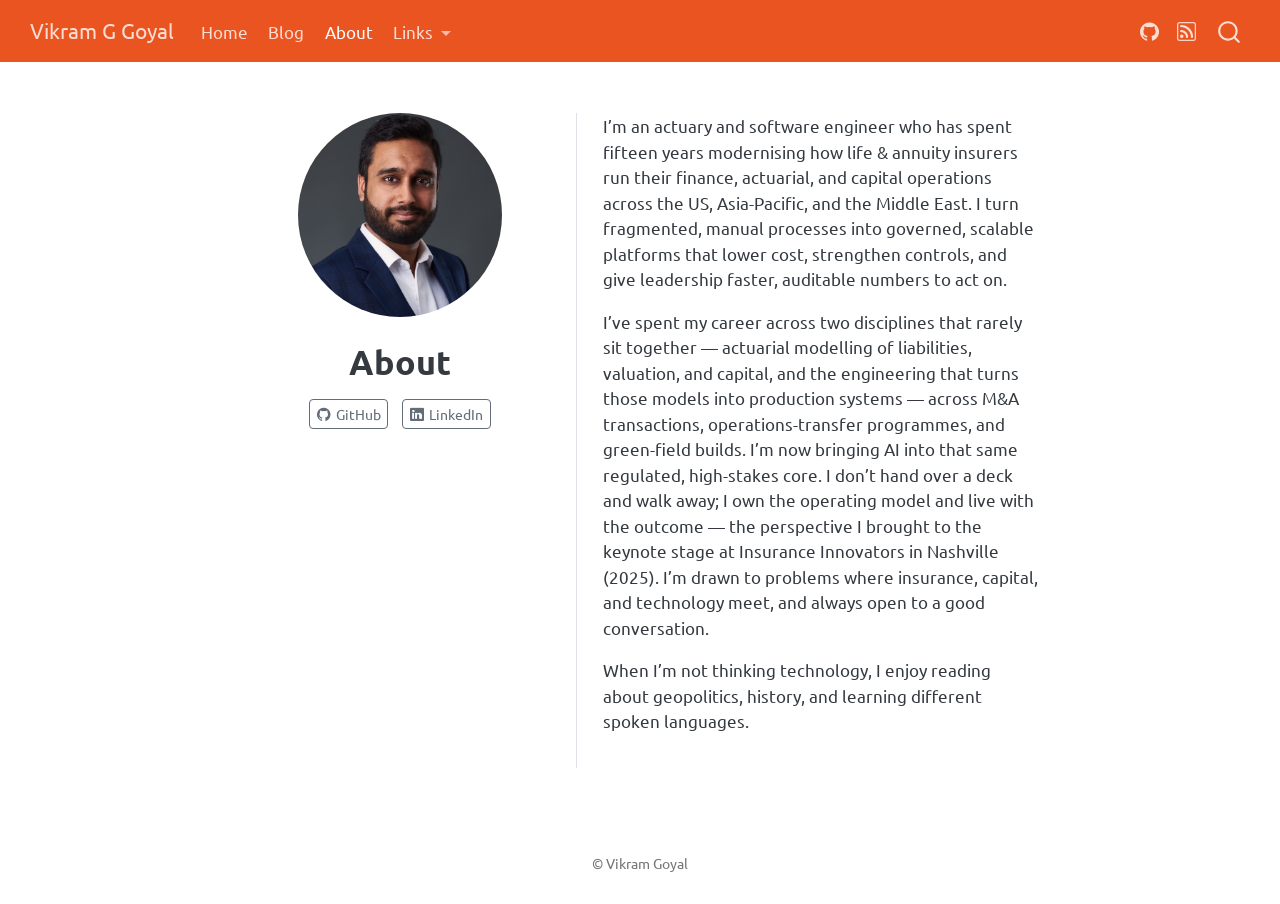
<file: about.html>
<!DOCTYPE html>
<html xmlns="http://www.w3.org/1999/xhtml" lang="en" xml:lang="en"><head>

<meta charset="utf-8">
<meta name="generator" content="quarto-1.10.19">

<meta name="viewport" content="width=device-width, initial-scale=1.0, user-scalable=yes">


<title>About – Vikram G Goyal</title>
<style>
/* Default styles provided by pandoc.
** See https://pandoc.org/MANUAL.html#variables-for-html for config info.
*/
span.smallcaps{font-variant: small-caps;}
div.columns{display: flex; gap: 1.5em;}
div.column{flex: auto;}
@media screen {
div.columns{gap: min(4vw, 1.5em);}
div.column{overflow-x: auto;}
}
div.hanging-indent{margin-left: 1.5em; text-indent: -1.5em;}
ul.task-list{list-style: none;}
ul.task-list li input[type="checkbox"] {
  width: 0.8em;
  margin: 0 0.8em 0.2em -1em; /* quarto-specific, see https://github.com/quarto-dev/quarto-cli/issues/4556 */ 
  vertical-align: middle;
}
</style>


<script src="site_libs/quarto-nav/quarto-nav.js"></script>
<script src="site_libs/quarto-nav/headroom.min.js"></script>
<script src="site_libs/clipboard/clipboard.min.js"></script>
<script src="site_libs/quarto-search/autocomplete.umd.js"></script>
<script src="site_libs/quarto-search/fuse.min.js"></script>
<script src="site_libs/quarto-search/quarto-search.js"></script>
<meta name="quarto:offset" content="./">
<script src="site_libs/quarto-html/quarto.js" type="module"></script>
<script src="site_libs/quarto-html/tabsets/tabsets.js" type="module"></script>
<script src="site_libs/quarto-html/popper.min.js"></script>
<script src="site_libs/quarto-html/tippy.umd.min.js"></script>
<link href="site_libs/quarto-html/tippy.css" rel="stylesheet">
<link href="site_libs/quarto-html/quarto-syntax-highlighting-bf27225e3a48a9273f3daa8f8e829971.css" rel="stylesheet" id="quarto-text-highlighting-styles">
<script src="site_libs/bootstrap/bootstrap.min.js"></script>
<link href="site_libs/bootstrap/bootstrap-icons.css" rel="stylesheet">
<link href="site_libs/bootstrap/bootstrap-72aa6392b8fef5f8e1400aba8338a625.min.css" rel="stylesheet" append-hash="true" id="quarto-bootstrap" data-mode="light">
<script id="quarto-search-options" type="application/json">{
  "location": "navbar",
  "copy-button": false,
  "collapse-after": 3,
  "panel-placement": "end",
  "type": "overlay",
  "limit": 50,
  "keyboard-shortcut": [
    "f",
    "/",
    "s"
  ],
  "show-item-context": false,
  "language": {
    "search-no-results-text": "No results",
    "search-matching-documents-text": "matching documents",
    "search-copy-link-title": "Copy link to search",
    "search-hide-matches-text": "Hide additional matches",
    "search-more-match-text": "more match in this document",
    "search-more-matches-text": "more matches in this document",
    "search-clear-button-title": "Clear",
    "search-text-placeholder": "",
    "search-detached-cancel-button-title": "Cancel",
    "search-submit-button-title": "Submit",
    "search-label": "Search"
  }
}</script>
<style>html{ scroll-behavior: smooth; }</style>


<link rel="stylesheet" href="styles/print.css">
<meta property="og:title" content="About – Vikram G Goyal">
<meta property="og:description" content="Deterministic expectations in a Stochastic life">
<meta property="og:site_name" content="Vikram G Goyal">
<meta name="twitter:title" content="About – Vikram G Goyal">
<meta name="twitter:description" content="Deterministic expectations in a Stochastic life">
<meta name="twitter:card" content="summary">
</head>

<body class="nav-fixed fullcontent quarto-light">

<div id="quarto-search-results"></div>
  <header id="quarto-header" class="headroom fixed-top">
    <nav class="navbar navbar-expand-lg " data-bs-theme="dark">
      <div class="navbar-container container-fluid">
      <div class="navbar-brand-container mx-auto">
    <a class="navbar-brand" href="./index.html">
    <span class="navbar-title">Vikram G Goyal</span>
    </a>
  </div>
            <div id="quarto-search" class="" title="Search"></div>
          <button class="navbar-toggler" type="button" data-bs-toggle="collapse" data-bs-target="#navbarCollapse" aria-controls="navbarCollapse" role="menu" aria-expanded="false" aria-label="Toggle navigation" onclick="if (window.quartoToggleHeadroom) { window.quartoToggleHeadroom(); }">
  <span class="navbar-toggler-icon"></span>
</button>
          <div class="collapse navbar-collapse" id="navbarCollapse">
            <ul class="navbar-nav navbar-nav-scroll me-auto">
  <li class="nav-item">
    <a class="nav-link" href="./index.html"> 
<span class="menu-text">Home</span></a>
  </li>  
  <li class="nav-item">
    <a class="nav-link" href="./blog.html"> 
<span class="menu-text">Blog</span></a>
  </li>  
  <li class="nav-item">
    <a class="nav-link active" href="./about.html" aria-current="page"> 
<span class="menu-text">About</span></a>
  </li>  
  <li class="nav-item dropdown ">
    <a class="nav-link dropdown-toggle" href="#" id="nav-menu-links" role="link" data-bs-toggle="dropdown" aria-expanded="false">
 <span class="menu-text">Links</span>
    </a>
    <ul class="dropdown-menu" aria-labelledby="nav-menu-links">    
        <li>
    <a class="dropdown-item" href="./links/reading.html">
 <span class="dropdown-text">Books and Articles</span></a>
  </li>  
        <li>
    <a class="dropdown-item" href="./links/videos_podcasts.html">
 <span class="dropdown-text">Videos and Podcasts</span></a>
  </li>  
    </ul>
  </li>
</ul>
            <ul class="navbar-nav navbar-nav-scroll ms-auto">
  <li class="nav-item compact">
    <a class="nav-link" href="https://github.com/vikramggoyal"> <i class="bi bi-github" role="img" aria-label="GitHub">
</i> 
<span class="menu-text"></span></a>
  </li>  
  <li class="nav-item compact">
    <a class="nav-link" href="./blog.xml"> <i class="bi bi-rss" role="img" aria-label="RSS">
</i> 
<span class="menu-text"></span></a>
  </li>  
</ul>
          </div> <!-- /navcollapse -->
            <div class="quarto-navbar-tools">
</div>
      </div> <!-- /container-fluid -->
    </nav>
</header>
<!-- content -->
<div id="quarto-content" class="quarto-container page-columns page-rows-contents page-layout-article page-navbar">
<!-- sidebar -->
<!-- margin-sidebar -->
    
<!-- main -->
<div class="quarto-about-trestles">
  <div class="about-entity">
    <img src="styles/profile.jpg" alt="Vikram Goyal" class="about-image
  round " style="height: 12em; width: 12em;">
<header id="title-block-header" class="quarto-title-block default">
<div class="quarto-title">
<h1 class="title">About</h1>
</div>
<div class="quarto-title-meta">
  </div>
</header>
    <div class="about-links">
  <a href="https://github.com/vikramggoyal" class="about-link" rel="" target="">
    <i class="bi bi-github"></i>
     <span class="about-link-text">GitHub</span>
  </a>
  <a href="https://www.linkedin.com/in/goyalvikram/" class="about-link" rel="" target="">
    <i class="bi bi-linkedin"></i>
     <span class="about-link-text">LinkedIn</span>
  </a>
</div>
  </div>
  <div class="about-contents"><main class="content" id="quarto-document-content">
<p>I’m an actuary and software engineer who has spent fifteen years modernising how life &amp; annuity insurers run their finance, actuarial, and capital operations across the US, Asia-Pacific, and the Middle East. I turn fragmented, manual processes into governed, scalable platforms that lower cost, strengthen controls, and give leadership faster, auditable numbers to act on.</p>
<p>I’ve spent my career across two disciplines that rarely sit together — actuarial modelling of liabilities, valuation, and capital, and the engineering that turns those models into production systems — across M&amp;A transactions, operations-transfer programmes, and green-field builds. I’m now bringing AI into that same regulated, high-stakes core. I don’t hand over a deck and walk away; I own the operating model and live with the outcome — the perspective I brought to the keynote stage at Insurance Innovators in Nashville (2025). I’m drawn to problems where insurance, capital, and technology meet, and always open to a good conversation.</p>
<p>When I’m not thinking technology, I enjoy reading about geopolitics, history, and learning different spoken languages.</p>


</main></div>
</div>
 <!-- /main -->
<script id="quarto-html-after-body" type="application/javascript">
  window.document.addEventListener("DOMContentLoaded", function (event) {
    const isCodeAnnotation = (el) => {
      for (const clz of el.classList) {
        if (clz.startsWith('code-annotation-')) {                     
          return true;
        }
      }
      return false;
    }
    const onCopySuccess = function(e) {
      // button target
      const button = e.trigger;
      // don't keep focus
      button.blur();
      // flash "checked"
      button.classList.add('code-copy-button-checked');
      var currentTitle = button.getAttribute("title");
      button.setAttribute("title", "Copied!");
      let tooltip;
      if (window.bootstrap) {
        button.setAttribute("data-bs-toggle", "tooltip");
        button.setAttribute("data-bs-placement", "left");
        button.setAttribute("data-bs-title", "Copied!");
        tooltip = new bootstrap.Tooltip(button, 
          { trigger: "manual", 
            customClass: "code-copy-button-tooltip",
            offset: [0, -8]});
        tooltip.show();    
      }
      setTimeout(function() {
        if (tooltip) {
          tooltip.hide();
          button.removeAttribute("data-bs-title");
          button.removeAttribute("data-bs-toggle");
          button.removeAttribute("data-bs-placement");
        }
        button.setAttribute("title", currentTitle);
        button.classList.remove('code-copy-button-checked');
      }, 1000);
      // clear code selection
      e.clearSelection();
    }
    const getTextToCopy = function(trigger) {
      const outerScaffold = trigger.parentElement.cloneNode(true);
      const codeEl = outerScaffold.querySelector('code');
      for (const childEl of codeEl.children) {
        if (isCodeAnnotation(childEl)) {
          childEl.remove();
        }
      }
      return codeEl.innerText;
    }
    const clipboard = new window.ClipboardJS('.code-copy-button:not([data-in-quarto-modal])', {
      text: getTextToCopy
    });
    clipboard.on('success', onCopySuccess);
    if (window.document.getElementById('quarto-embedded-source-code-modal')) {
      const clipboardModal = new window.ClipboardJS('.code-copy-button[data-in-quarto-modal]', {
        text: getTextToCopy,
        container: window.document.getElementById('quarto-embedded-source-code-modal')
      });
      clipboardModal.on('success', onCopySuccess);
    }
      var localhostRegex = new RegExp(/^(?:http|https):\/\/localhost\:?[0-9]*\//);
      var mailtoRegex = new RegExp(/^mailto:/);
        var filterRegex = new RegExp("https:\/\/vikramggoyal\.co");
      var isInternal = (href) => {
          return filterRegex.test(href) || localhostRegex.test(href) || mailtoRegex.test(href);
      }
      // Inspect non-navigation links and adorn them if external
     var links = window.document.querySelectorAll('a[href]:not(.nav-link):not(.navbar-brand):not(.toc-action):not(.sidebar-link):not(.sidebar-item-toggle):not(.pagination-link):not(.no-external):not([aria-hidden]):not(.dropdown-item):not(.quarto-navigation-tool):not(.about-link)');
      for (var i=0; i<links.length; i++) {
        const link = links[i];
        if (!isInternal(link.href)) {
          // undo the damage that might have been done by quarto-nav.js in the case of
          // links that we want to consider external
          if (link.dataset.originalHref !== undefined) {
            link.href = link.dataset.originalHref;
          }
        }
      }
    function tippyHover(el, contentFn, onTriggerFn, onUntriggerFn) {
      const config = {
        allowHTML: true,
        maxWidth: 500,
        delay: 100,
        arrow: false,
        appendTo: function(el) {
            return el.parentElement;
        },
        interactive: true,
        interactiveBorder: 10,
        theme: 'quarto',
        placement: 'bottom-start',
      };
      if (contentFn) {
        config.content = contentFn;
      }
      if (onTriggerFn) {
        config.onTrigger = onTriggerFn;
      }
      if (onUntriggerFn) {
        config.onUntrigger = onUntriggerFn;
      }
      window.tippy(el, config); 
    }
    const noterefs = window.document.querySelectorAll('a[role="doc-noteref"]');
    for (var i=0; i<noterefs.length; i++) {
      const ref = noterefs[i];
      tippyHover(ref, function() {
        // use id or data attribute instead here
        let href = ref.getAttribute('data-footnote-href') || ref.getAttribute('href');
        try { href = new URL(href).hash; } catch {}
        const id = href.replace(/^#\/?/, "");
        const note = window.document.getElementById(id);
        if (note) {
          return note.innerHTML;
        } else {
          return "";
        }
      });
    }
    const xrefs = window.document.querySelectorAll('a.quarto-xref');
    const processXRef = (id, note) => {
      // Strip column container classes
      const stripColumnClz = (el) => {
        el.classList.remove("page-full", "page-columns");
        if (el.children) {
          for (const child of el.children) {
            stripColumnClz(child);
          }
        }
      }
      stripColumnClz(note)
      if (id === null || id.startsWith('sec-')) {
        // Special case sections, only their first couple elements
        const container = document.createElement("div");
        if (note.children && note.children.length > 2) {
          container.appendChild(note.children[0].cloneNode(true));
          for (let i = 1; i < note.children.length; i++) {
            const child = note.children[i];
            if (child.tagName === "P" && child.innerText === "") {
              continue;
            } else {
              container.appendChild(child.cloneNode(true));
              break;
            }
          }
          if (window.Quarto?.typesetMath) {
            window.Quarto.typesetMath(container);
          }
          return container.innerHTML
        } else {
          if (window.Quarto?.typesetMath) {
            window.Quarto.typesetMath(note);
          }
          return note.innerHTML;
        }
      } else {
        // Remove any anchor links if they are present
        const anchorLink = note.querySelector('a.anchorjs-link');
        if (anchorLink) {
          anchorLink.remove();
        }
        if (window.Quarto?.typesetMath) {
          window.Quarto.typesetMath(note);
        }
        if (note.classList.contains("callout")) {
          return note.outerHTML;
        } else {
          return note.innerHTML;
        }
      }
    }
    for (var i=0; i<xrefs.length; i++) {
      const xref = xrefs[i];
      tippyHover(xref, undefined, function(instance) {
        instance.disable();
        let url = xref.getAttribute('href');
        let hash = undefined; 
        if (url.startsWith('#')) {
          hash = url;
        } else {
          try { hash = new URL(url).hash; } catch {}
        }
        if (hash) {
          const id = hash.replace(/^#\/?/, "");
          const note = window.document.getElementById(id);
          if (note !== null) {
            try {
              const html = processXRef(id, note.cloneNode(true));
              instance.setContent(html);
            } finally {
              instance.enable();
              instance.show();
            }
          } else {
            // See if we can fetch this
            fetch(url.split('#')[0])
            .then(res => res.text())
            .then(html => {
              const parser = new DOMParser();
              const htmlDoc = parser.parseFromString(html, "text/html");
              const note = htmlDoc.getElementById(id);
              if (note !== null) {
                const html = processXRef(id, note);
                instance.setContent(html);
              } 
            }).finally(() => {
              instance.enable();
              instance.show();
            });
          }
        } else {
          // See if we can fetch a full url (with no hash to target)
          // This is a special case and we should probably do some content thinning / targeting
          fetch(url)
          .then(res => res.text())
          .then(html => {
            const parser = new DOMParser();
            const htmlDoc = parser.parseFromString(html, "text/html");
            const note = htmlDoc.querySelector('main.content');
            if (note !== null) {
              // This should only happen for chapter cross references
              // (since there is no id in the URL)
              // remove the first header
              if (note.children.length > 0 && note.children[0].tagName === "HEADER") {
                note.children[0].remove();
              }
              const html = processXRef(null, note);
              instance.setContent(html);
            } 
          }).finally(() => {
            instance.enable();
            instance.show();
          });
        }
      }, function(instance) {
      });
    }
        let selectedAnnoteEl;
        const selectorForAnnotation = ( cell, annotation) => {
          let cellAttr = 'data-code-cell="' + cell + '"';
          let lineAttr = 'data-code-annotation="' +  annotation + '"';
          const selector = 'span[' + cellAttr + '][' + lineAttr + ']';
          return selector;
        }
        const selectCodeLines = (annoteEl) => {
          const doc = window.document;
          const targetCell = annoteEl.getAttribute("data-target-cell");
          const targetAnnotation = annoteEl.getAttribute("data-target-annotation");
          const annoteSpan = window.document.querySelector(selectorForAnnotation(targetCell, targetAnnotation));
          const lines = annoteSpan.getAttribute("data-code-lines").split(",");
          const lineIds = lines.map((line) => {
            return targetCell + "-" + line;
          })
          let top = null;
          let height = null;
          let parent = null;
          if (lineIds.length > 0) {
              //compute the position of the single el (top and bottom and make a div)
              const el = window.document.getElementById(lineIds[0]);
              top = el.offsetTop;
              height = el.offsetHeight;
              parent = el.parentElement.parentElement;
            if (lineIds.length > 1) {
              const lastEl = window.document.getElementById(lineIds[lineIds.length - 1]);
              const bottom = lastEl.offsetTop + lastEl.offsetHeight;
              height = bottom - top;
            }
            if (top !== null && height !== null && parent !== null) {
              // cook up a div (if necessary) and position it 
              let div = window.document.getElementById("code-annotation-line-highlight");
              if (div === null) {
                div = window.document.createElement("div");
                div.setAttribute("id", "code-annotation-line-highlight");
                div.style.position = 'absolute';
                parent.appendChild(div);
              }
              div.style.top = top - 2 + "px";
              div.style.height = height + 4 + "px";
              div.style.left = 0;
              let gutterDiv = window.document.getElementById("code-annotation-line-highlight-gutter");
              if (gutterDiv === null) {
                gutterDiv = window.document.createElement("div");
                gutterDiv.setAttribute("id", "code-annotation-line-highlight-gutter");
                gutterDiv.style.position = 'absolute';
                const codeCell = window.document.getElementById(targetCell);
                const gutter = codeCell.querySelector('.code-annotation-gutter');
                gutter.appendChild(gutterDiv);
              }
              gutterDiv.style.top = top - 2 + "px";
              gutterDiv.style.height = height + 4 + "px";
            }
            selectedAnnoteEl = annoteEl;
          }
        };
        const unselectCodeLines = () => {
          const elementsIds = ["code-annotation-line-highlight", "code-annotation-line-highlight-gutter"];
          elementsIds.forEach((elId) => {
            const div = window.document.getElementById(elId);
            if (div) {
              div.remove();
            }
          });
          selectedAnnoteEl = undefined;
        };
          // Handle positioning of the toggle
      window.addEventListener(
        "resize",
        throttle(() => {
          elRect = undefined;
          if (selectedAnnoteEl) {
            selectCodeLines(selectedAnnoteEl);
          }
        }, 10)
      );
      function throttle(fn, ms) {
      let throttle = false;
      let timer;
        return (...args) => {
          if(!throttle) { // first call gets through
              fn.apply(this, args);
              throttle = true;
          } else { // all the others get throttled
              if(timer) clearTimeout(timer); // cancel #2
              timer = setTimeout(() => {
                fn.apply(this, args);
                timer = throttle = false;
              }, ms);
          }
        };
      }
        // Attach click handler to the DT
        const annoteDls = window.document.querySelectorAll('dt[data-target-cell]');
        for (const annoteDlNode of annoteDls) {
          annoteDlNode.addEventListener('click', (event) => {
            const clickedEl = event.target;
            if (clickedEl !== selectedAnnoteEl) {
              unselectCodeLines();
              const activeEl = window.document.querySelector('dt[data-target-cell].code-annotation-active');
              if (activeEl) {
                activeEl.classList.remove('code-annotation-active');
              }
              selectCodeLines(clickedEl);
              clickedEl.classList.add('code-annotation-active');
            } else {
              // Unselect the line
              unselectCodeLines();
              clickedEl.classList.remove('code-annotation-active');
            }
          });
        }
    const findCites = (el) => {
      const parentEl = el.parentElement;
      if (parentEl) {
        const cites = parentEl.dataset.cites;
        if (cites) {
          return {
            el,
            cites: cites.split(' ')
          };
        } else {
          return findCites(el.parentElement)
        }
      } else {
        return undefined;
      }
    };
    var bibliorefs = window.document.querySelectorAll('a[role="doc-biblioref"]');
    for (var i=0; i<bibliorefs.length; i++) {
      const ref = bibliorefs[i];
      const citeInfo = findCites(ref);
      if (citeInfo) {
        tippyHover(citeInfo.el, function() {
          var popup = window.document.createElement('div');
          citeInfo.cites.forEach(function(cite) {
            var citeDiv = window.document.createElement('div');
            citeDiv.classList.add('hanging-indent');
            citeDiv.classList.add('csl-entry');
            var biblioDiv = window.document.getElementById('ref-' + cite);
            if (biblioDiv) {
              citeDiv.innerHTML = biblioDiv.innerHTML;
            }
            popup.appendChild(citeDiv);
          });
          return popup.innerHTML;
        });
      }
    }
  });
  </script>
</div> <!-- /content -->
<footer class="footer">
  <div class="nav-footer">
    <div class="nav-footer-left">
      &nbsp;
    </div>   
    <div class="nav-footer-center">
<p>© Vikram Goyal</p>
</div>
    <div class="nav-footer-right">
      &nbsp;
    </div>
  </div>
</footer>




<script src="site_libs/quarto-html/zenscroll-min.js"></script>
</body></html>
</file>
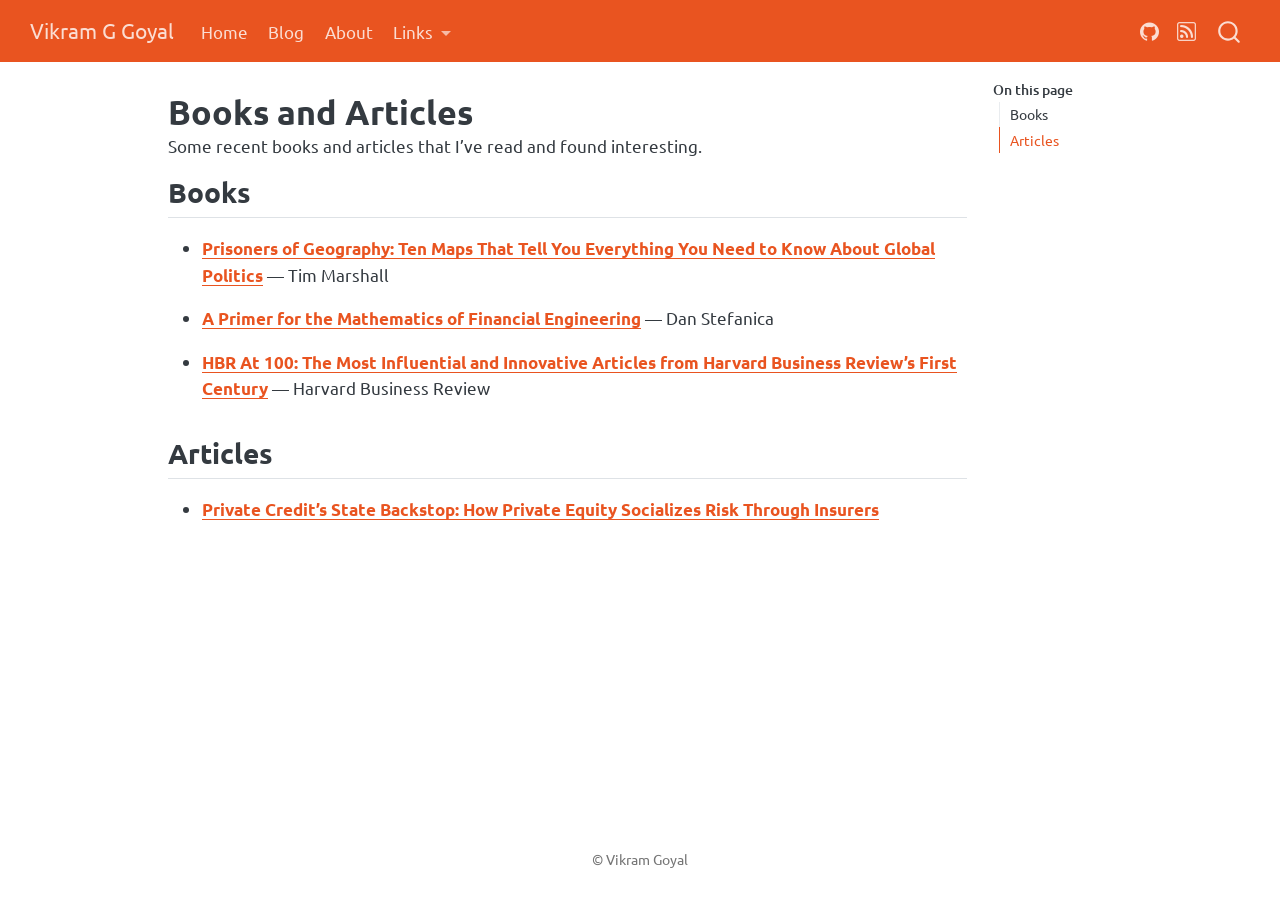
<file: links/reading.html>
<!DOCTYPE html>
<html xmlns="http://www.w3.org/1999/xhtml" lang="en" xml:lang="en"><head>

<meta charset="utf-8">
<meta name="generator" content="quarto-1.10.19">

<meta name="viewport" content="width=device-width, initial-scale=1.0, user-scalable=yes">

<meta name="description" content="Some recent books and articles that I’ve read and found interesting.">

<title>Books and Articles – Vikram G Goyal</title>
<style>
/* Default styles provided by pandoc.
** See https://pandoc.org/MANUAL.html#variables-for-html for config info.
*/
span.smallcaps{font-variant: small-caps;}
div.columns{display: flex; gap: 1.5em;}
div.column{flex: auto;}
@media screen {
div.columns{gap: min(4vw, 1.5em);}
div.column{overflow-x: auto;}
}
div.hanging-indent{margin-left: 1.5em; text-indent: -1.5em;}
ul.task-list{list-style: none;}
ul.task-list li input[type="checkbox"] {
  width: 0.8em;
  margin: 0 0.8em 0.2em -1em; /* quarto-specific, see https://github.com/quarto-dev/quarto-cli/issues/4556 */ 
  vertical-align: middle;
}
</style>


<script src="../site_libs/quarto-nav/quarto-nav.js"></script>
<script src="../site_libs/quarto-nav/headroom.min.js"></script>
<script src="../site_libs/clipboard/clipboard.min.js"></script>
<script src="../site_libs/quarto-search/autocomplete.umd.js"></script>
<script src="../site_libs/quarto-search/fuse.min.js"></script>
<script src="../site_libs/quarto-search/quarto-search.js"></script>
<meta name="quarto:offset" content="../">
<script src="../site_libs/quarto-html/quarto.js" type="module"></script>
<script src="../site_libs/quarto-html/tabsets/tabsets.js" type="module"></script>
<script src="../site_libs/quarto-html/popper.min.js"></script>
<script src="../site_libs/quarto-html/tippy.umd.min.js"></script>
<script src="../site_libs/quarto-html/anchor.min.js"></script>
<link href="../site_libs/quarto-html/tippy.css" rel="stylesheet">
<link href="../site_libs/quarto-html/quarto-syntax-highlighting-bf27225e3a48a9273f3daa8f8e829971.css" rel="stylesheet" id="quarto-text-highlighting-styles">
<script src="../site_libs/bootstrap/bootstrap.min.js"></script>
<link href="../site_libs/bootstrap/bootstrap-icons.css" rel="stylesheet">
<link href="../site_libs/bootstrap/bootstrap-72aa6392b8fef5f8e1400aba8338a625.min.css" rel="stylesheet" append-hash="true" id="quarto-bootstrap" data-mode="light">
<script id="quarto-search-options" type="application/json">{
  "location": "navbar",
  "copy-button": false,
  "collapse-after": 3,
  "panel-placement": "end",
  "type": "overlay",
  "limit": 50,
  "keyboard-shortcut": [
    "f",
    "/",
    "s"
  ],
  "show-item-context": false,
  "language": {
    "search-no-results-text": "No results",
    "search-matching-documents-text": "matching documents",
    "search-copy-link-title": "Copy link to search",
    "search-hide-matches-text": "Hide additional matches",
    "search-more-match-text": "more match in this document",
    "search-more-matches-text": "more matches in this document",
    "search-clear-button-title": "Clear",
    "search-text-placeholder": "",
    "search-detached-cancel-button-title": "Cancel",
    "search-submit-button-title": "Submit",
    "search-label": "Search"
  }
}</script>
<style>html{ scroll-behavior: smooth; }</style>


<link rel="stylesheet" href="../styles/print.css">
<meta property="og:title" content="Books and Articles – Vikram G Goyal">
<meta property="og:description" content="Some recent books and articles that I’ve read and found interesting.">
<meta property="og:site_name" content="Vikram G Goyal">
<meta name="twitter:title" content="Books and Articles – Vikram G Goyal">
<meta name="twitter:description" content="Some recent books and articles that I’ve read and found interesting.">
<meta name="twitter:card" content="summary">
</head>

<body class="nav-fixed quarto-light">

<div id="quarto-search-results"></div>
  <header id="quarto-header" class="headroom fixed-top">
    <nav class="navbar navbar-expand-lg " data-bs-theme="dark">
      <div class="navbar-container container-fluid">
      <div class="navbar-brand-container mx-auto">
    <a class="navbar-brand" href="../index.html">
    <span class="navbar-title">Vikram G Goyal</span>
    </a>
  </div>
            <div id="quarto-search" class="" title="Search"></div>
          <button class="navbar-toggler" type="button" data-bs-toggle="collapse" data-bs-target="#navbarCollapse" aria-controls="navbarCollapse" role="menu" aria-expanded="false" aria-label="Toggle navigation" onclick="if (window.quartoToggleHeadroom) { window.quartoToggleHeadroom(); }">
  <span class="navbar-toggler-icon"></span>
</button>
          <div class="collapse navbar-collapse" id="navbarCollapse">
            <ul class="navbar-nav navbar-nav-scroll me-auto">
  <li class="nav-item">
    <a class="nav-link" href="../index.html"> 
<span class="menu-text">Home</span></a>
  </li>  
  <li class="nav-item">
    <a class="nav-link" href="../blog.html"> 
<span class="menu-text">Blog</span></a>
  </li>  
  <li class="nav-item">
    <a class="nav-link" href="../about.html"> 
<span class="menu-text">About</span></a>
  </li>  
  <li class="nav-item dropdown ">
    <a class="nav-link dropdown-toggle" href="#" id="nav-menu-links" role="link" data-bs-toggle="dropdown" aria-expanded="false">
 <span class="menu-text">Links</span>
    </a>
    <ul class="dropdown-menu" aria-labelledby="nav-menu-links">    
        <li>
    <a class="dropdown-item" href="../links/reading.html">
 <span class="dropdown-text">Books and Articles</span></a>
  </li>  
        <li>
    <a class="dropdown-item" href="../links/videos_podcasts.html">
 <span class="dropdown-text">Videos and Podcasts</span></a>
  </li>  
    </ul>
  </li>
</ul>
            <ul class="navbar-nav navbar-nav-scroll ms-auto">
  <li class="nav-item compact">
    <a class="nav-link" href="https://github.com/vikramggoyal"> <i class="bi bi-github" role="img" aria-label="GitHub">
</i> 
<span class="menu-text"></span></a>
  </li>  
  <li class="nav-item compact">
    <a class="nav-link" href="../blog.xml"> <i class="bi bi-rss" role="img" aria-label="RSS">
</i> 
<span class="menu-text"></span></a>
  </li>  
</ul>
          </div> <!-- /navcollapse -->
            <div class="quarto-navbar-tools">
</div>
      </div> <!-- /container-fluid -->
    </nav>
</header>
<!-- content -->
<div id="quarto-content" class="quarto-container page-columns page-rows-contents page-layout-article page-navbar">
<!-- sidebar -->
<!-- margin-sidebar -->
    <div id="quarto-margin-sidebar" class="sidebar margin-sidebar">
        <nav id="TOC" role="doc-toc" class="toc-active">
    <h2 id="toc-title">On this page</h2>
   
  <ul>
  <li><a href="#books" id="toc-books" class="nav-link active" data-scroll-target="#books">Books</a></li>
  <li><a href="#articles" id="toc-articles" class="nav-link" data-scroll-target="#articles">Articles</a></li>
  </ul>
</nav>
    </div>
<!-- main -->
<main class="content" id="quarto-document-content">

<header id="title-block-header" class="quarto-title-block default">
<div class="quarto-title">
<h1 class="title">Books and Articles</h1>
</div>

<div>
  <div class="description">
    Some recent books and articles that I’ve read and found interesting.
  </div>
</div>


<div class="quarto-title-meta">

    
  
    
  </div>
  


</header>


<section id="books" class="level2">
<h2 class="anchored" data-anchor-id="books">Books</h2>
<ul>
<li><p><a href="https://www.goodreads.com/en/book/show/25135194-prisoners-of-geography"><strong>Prisoners of Geography: Ten Maps That Tell You Everything You Need to Know About Global Politics</strong></a> — Tim Marshall</p></li>
<li><p><a href="https://www.fepress.org/primer-second-ed/"><strong>A Primer for the Mathematics of Financial Engineering</strong></a> — Dan Stefanica</p></li>
<li><p><a href="https://www.goodreads.com/en/book/show/60768727-hbr-at-100"><strong>HBR At 100: The Most Influential and Innovative Articles from Harvard Business Review’s First Century</strong></a> — Harvard Business Review</p></li>
</ul>
</section>
<section id="articles" class="level2">
<h2 class="anchored" data-anchor-id="articles">Articles</h2>
<ul>
<li><a href="https://papers.ssrn.com/sol3/papers.cfm?abstract_id=7152239"><strong>Private Credit’s State Backstop: How Private Equity Socializes Risk Through Insurers</strong></a></li>
</ul>


</section>

</main> <!-- /main -->
<script id="quarto-html-after-body" type="application/javascript">
  window.document.addEventListener("DOMContentLoaded", function (event) {
    const icon = "";
    const anchorJS = new window.AnchorJS();
    anchorJS.options = {
      placement: 'right',
      icon: icon
    };
    anchorJS.add('.anchored');
    const isCodeAnnotation = (el) => {
      for (const clz of el.classList) {
        if (clz.startsWith('code-annotation-')) {                     
          return true;
        }
      }
      return false;
    }
    const onCopySuccess = function(e) {
      // button target
      const button = e.trigger;
      // don't keep focus
      button.blur();
      // flash "checked"
      button.classList.add('code-copy-button-checked');
      var currentTitle = button.getAttribute("title");
      button.setAttribute("title", "Copied!");
      let tooltip;
      if (window.bootstrap) {
        button.setAttribute("data-bs-toggle", "tooltip");
        button.setAttribute("data-bs-placement", "left");
        button.setAttribute("data-bs-title", "Copied!");
        tooltip = new bootstrap.Tooltip(button, 
          { trigger: "manual", 
            customClass: "code-copy-button-tooltip",
            offset: [0, -8]});
        tooltip.show();    
      }
      setTimeout(function() {
        if (tooltip) {
          tooltip.hide();
          button.removeAttribute("data-bs-title");
          button.removeAttribute("data-bs-toggle");
          button.removeAttribute("data-bs-placement");
        }
        button.setAttribute("title", currentTitle);
        button.classList.remove('code-copy-button-checked');
      }, 1000);
      // clear code selection
      e.clearSelection();
    }
    const getTextToCopy = function(trigger) {
      const outerScaffold = trigger.parentElement.cloneNode(true);
      const codeEl = outerScaffold.querySelector('code');
      for (const childEl of codeEl.children) {
        if (isCodeAnnotation(childEl)) {
          childEl.remove();
        }
      }
      return codeEl.innerText;
    }
    const clipboard = new window.ClipboardJS('.code-copy-button:not([data-in-quarto-modal])', {
      text: getTextToCopy
    });
    clipboard.on('success', onCopySuccess);
    if (window.document.getElementById('quarto-embedded-source-code-modal')) {
      const clipboardModal = new window.ClipboardJS('.code-copy-button[data-in-quarto-modal]', {
        text: getTextToCopy,
        container: window.document.getElementById('quarto-embedded-source-code-modal')
      });
      clipboardModal.on('success', onCopySuccess);
    }
      var localhostRegex = new RegExp(/^(?:http|https):\/\/localhost\:?[0-9]*\//);
      var mailtoRegex = new RegExp(/^mailto:/);
        var filterRegex = new RegExp("https:\/\/vikramggoyal\.co");
      var isInternal = (href) => {
          return filterRegex.test(href) || localhostRegex.test(href) || mailtoRegex.test(href);
      }
      // Inspect non-navigation links and adorn them if external
     var links = window.document.querySelectorAll('a[href]:not(.nav-link):not(.navbar-brand):not(.toc-action):not(.sidebar-link):not(.sidebar-item-toggle):not(.pagination-link):not(.no-external):not([aria-hidden]):not(.dropdown-item):not(.quarto-navigation-tool):not(.about-link)');
      for (var i=0; i<links.length; i++) {
        const link = links[i];
        if (!isInternal(link.href)) {
          // undo the damage that might have been done by quarto-nav.js in the case of
          // links that we want to consider external
          if (link.dataset.originalHref !== undefined) {
            link.href = link.dataset.originalHref;
          }
            // target, if specified
            link.setAttribute("target", "_blank");
            if (link.getAttribute("rel") === null) {
              link.setAttribute("rel", "noopener");
            }
        }
      }
    function tippyHover(el, contentFn, onTriggerFn, onUntriggerFn) {
      const config = {
        allowHTML: true,
        maxWidth: 500,
        delay: 100,
        arrow: false,
        appendTo: function(el) {
            return el.parentElement;
        },
        interactive: true,
        interactiveBorder: 10,
        theme: 'quarto',
        placement: 'bottom-start',
      };
      if (contentFn) {
        config.content = contentFn;
      }
      if (onTriggerFn) {
        config.onTrigger = onTriggerFn;
      }
      if (onUntriggerFn) {
        config.onUntrigger = onUntriggerFn;
      }
      window.tippy(el, config); 
    }
    const noterefs = window.document.querySelectorAll('a[role="doc-noteref"]');
    for (var i=0; i<noterefs.length; i++) {
      const ref = noterefs[i];
      tippyHover(ref, function() {
        // use id or data attribute instead here
        let href = ref.getAttribute('data-footnote-href') || ref.getAttribute('href');
        try { href = new URL(href).hash; } catch {}
        const id = href.replace(/^#\/?/, "");
        const note = window.document.getElementById(id);
        if (note) {
          return note.innerHTML;
        } else {
          return "";
        }
      });
    }
    const xrefs = window.document.querySelectorAll('a.quarto-xref');
    const processXRef = (id, note) => {
      // Strip column container classes
      const stripColumnClz = (el) => {
        el.classList.remove("page-full", "page-columns");
        if (el.children) {
          for (const child of el.children) {
            stripColumnClz(child);
          }
        }
      }
      stripColumnClz(note)
      if (id === null || id.startsWith('sec-')) {
        // Special case sections, only their first couple elements
        const container = document.createElement("div");
        if (note.children && note.children.length > 2) {
          container.appendChild(note.children[0].cloneNode(true));
          for (let i = 1; i < note.children.length; i++) {
            const child = note.children[i];
            if (child.tagName === "P" && child.innerText === "") {
              continue;
            } else {
              container.appendChild(child.cloneNode(true));
              break;
            }
          }
          if (window.Quarto?.typesetMath) {
            window.Quarto.typesetMath(container);
          }
          return container.innerHTML
        } else {
          if (window.Quarto?.typesetMath) {
            window.Quarto.typesetMath(note);
          }
          return note.innerHTML;
        }
      } else {
        // Remove any anchor links if they are present
        const anchorLink = note.querySelector('a.anchorjs-link');
        if (anchorLink) {
          anchorLink.remove();
        }
        if (window.Quarto?.typesetMath) {
          window.Quarto.typesetMath(note);
        }
        if (note.classList.contains("callout")) {
          return note.outerHTML;
        } else {
          return note.innerHTML;
        }
      }
    }
    for (var i=0; i<xrefs.length; i++) {
      const xref = xrefs[i];
      tippyHover(xref, undefined, function(instance) {
        instance.disable();
        let url = xref.getAttribute('href');
        let hash = undefined; 
        if (url.startsWith('#')) {
          hash = url;
        } else {
          try { hash = new URL(url).hash; } catch {}
        }
        if (hash) {
          const id = hash.replace(/^#\/?/, "");
          const note = window.document.getElementById(id);
          if (note !== null) {
            try {
              const html = processXRef(id, note.cloneNode(true));
              instance.setContent(html);
            } finally {
              instance.enable();
              instance.show();
            }
          } else {
            // See if we can fetch this
            fetch(url.split('#')[0])
            .then(res => res.text())
            .then(html => {
              const parser = new DOMParser();
              const htmlDoc = parser.parseFromString(html, "text/html");
              const note = htmlDoc.getElementById(id);
              if (note !== null) {
                const html = processXRef(id, note);
                instance.setContent(html);
              } 
            }).finally(() => {
              instance.enable();
              instance.show();
            });
          }
        } else {
          // See if we can fetch a full url (with no hash to target)
          // This is a special case and we should probably do some content thinning / targeting
          fetch(url)
          .then(res => res.text())
          .then(html => {
            const parser = new DOMParser();
            const htmlDoc = parser.parseFromString(html, "text/html");
            const note = htmlDoc.querySelector('main.content');
            if (note !== null) {
              // This should only happen for chapter cross references
              // (since there is no id in the URL)
              // remove the first header
              if (note.children.length > 0 && note.children[0].tagName === "HEADER") {
                note.children[0].remove();
              }
              const html = processXRef(null, note);
              instance.setContent(html);
            } 
          }).finally(() => {
            instance.enable();
            instance.show();
          });
        }
      }, function(instance) {
      });
    }
        let selectedAnnoteEl;
        const selectorForAnnotation = ( cell, annotation) => {
          let cellAttr = 'data-code-cell="' + cell + '"';
          let lineAttr = 'data-code-annotation="' +  annotation + '"';
          const selector = 'span[' + cellAttr + '][' + lineAttr + ']';
          return selector;
        }
        const selectCodeLines = (annoteEl) => {
          const doc = window.document;
          const targetCell = annoteEl.getAttribute("data-target-cell");
          const targetAnnotation = annoteEl.getAttribute("data-target-annotation");
          const annoteSpan = window.document.querySelector(selectorForAnnotation(targetCell, targetAnnotation));
          const lines = annoteSpan.getAttribute("data-code-lines").split(",");
          const lineIds = lines.map((line) => {
            return targetCell + "-" + line;
          })
          let top = null;
          let height = null;
          let parent = null;
          if (lineIds.length > 0) {
              //compute the position of the single el (top and bottom and make a div)
              const el = window.document.getElementById(lineIds[0]);
              top = el.offsetTop;
              height = el.offsetHeight;
              parent = el.parentElement.parentElement;
            if (lineIds.length > 1) {
              const lastEl = window.document.getElementById(lineIds[lineIds.length - 1]);
              const bottom = lastEl.offsetTop + lastEl.offsetHeight;
              height = bottom - top;
            }
            if (top !== null && height !== null && parent !== null) {
              // cook up a div (if necessary) and position it 
              let div = window.document.getElementById("code-annotation-line-highlight");
              if (div === null) {
                div = window.document.createElement("div");
                div.setAttribute("id", "code-annotation-line-highlight");
                div.style.position = 'absolute';
                parent.appendChild(div);
              }
              div.style.top = top - 2 + "px";
              div.style.height = height + 4 + "px";
              div.style.left = 0;
              let gutterDiv = window.document.getElementById("code-annotation-line-highlight-gutter");
              if (gutterDiv === null) {
                gutterDiv = window.document.createElement("div");
                gutterDiv.setAttribute("id", "code-annotation-line-highlight-gutter");
                gutterDiv.style.position = 'absolute';
                const codeCell = window.document.getElementById(targetCell);
                const gutter = codeCell.querySelector('.code-annotation-gutter');
                gutter.appendChild(gutterDiv);
              }
              gutterDiv.style.top = top - 2 + "px";
              gutterDiv.style.height = height + 4 + "px";
            }
            selectedAnnoteEl = annoteEl;
          }
        };
        const unselectCodeLines = () => {
          const elementsIds = ["code-annotation-line-highlight", "code-annotation-line-highlight-gutter"];
          elementsIds.forEach((elId) => {
            const div = window.document.getElementById(elId);
            if (div) {
              div.remove();
            }
          });
          selectedAnnoteEl = undefined;
        };
          // Handle positioning of the toggle
      window.addEventListener(
        "resize",
        throttle(() => {
          elRect = undefined;
          if (selectedAnnoteEl) {
            selectCodeLines(selectedAnnoteEl);
          }
        }, 10)
      );
      function throttle(fn, ms) {
      let throttle = false;
      let timer;
        return (...args) => {
          if(!throttle) { // first call gets through
              fn.apply(this, args);
              throttle = true;
          } else { // all the others get throttled
              if(timer) clearTimeout(timer); // cancel #2
              timer = setTimeout(() => {
                fn.apply(this, args);
                timer = throttle = false;
              }, ms);
          }
        };
      }
        // Attach click handler to the DT
        const annoteDls = window.document.querySelectorAll('dt[data-target-cell]');
        for (const annoteDlNode of annoteDls) {
          annoteDlNode.addEventListener('click', (event) => {
            const clickedEl = event.target;
            if (clickedEl !== selectedAnnoteEl) {
              unselectCodeLines();
              const activeEl = window.document.querySelector('dt[data-target-cell].code-annotation-active');
              if (activeEl) {
                activeEl.classList.remove('code-annotation-active');
              }
              selectCodeLines(clickedEl);
              clickedEl.classList.add('code-annotation-active');
            } else {
              // Unselect the line
              unselectCodeLines();
              clickedEl.classList.remove('code-annotation-active');
            }
          });
        }
    const findCites = (el) => {
      const parentEl = el.parentElement;
      if (parentEl) {
        const cites = parentEl.dataset.cites;
        if (cites) {
          return {
            el,
            cites: cites.split(' ')
          };
        } else {
          return findCites(el.parentElement)
        }
      } else {
        return undefined;
      }
    };
    var bibliorefs = window.document.querySelectorAll('a[role="doc-biblioref"]');
    for (var i=0; i<bibliorefs.length; i++) {
      const ref = bibliorefs[i];
      const citeInfo = findCites(ref);
      if (citeInfo) {
        tippyHover(citeInfo.el, function() {
          var popup = window.document.createElement('div');
          citeInfo.cites.forEach(function(cite) {
            var citeDiv = window.document.createElement('div');
            citeDiv.classList.add('hanging-indent');
            citeDiv.classList.add('csl-entry');
            var biblioDiv = window.document.getElementById('ref-' + cite);
            if (biblioDiv) {
              citeDiv.innerHTML = biblioDiv.innerHTML;
            }
            popup.appendChild(citeDiv);
          });
          return popup.innerHTML;
        });
      }
    }
  });
  </script>
</div> <!-- /content -->
<footer class="footer">
  <div class="nav-footer">
    <div class="nav-footer-left">
      &nbsp;
    </div>   
    <div class="nav-footer-center">
<p>© Vikram Goyal</p>
</div>
    <div class="nav-footer-right">
      &nbsp;
    </div>
  </div>
</footer>




<script src="../site_libs/quarto-html/zenscroll-min.js"></script>
</body></html>
</file>
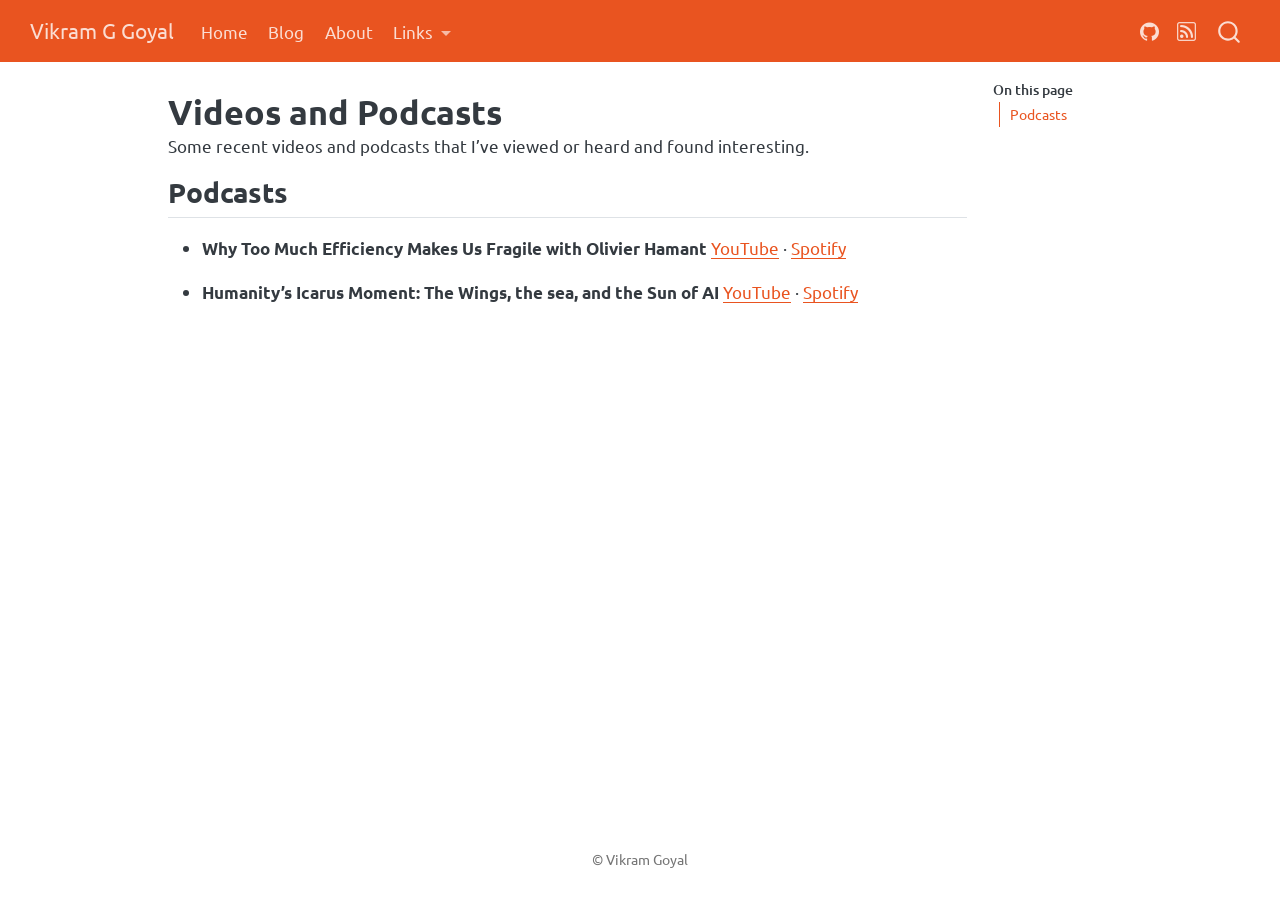
<file: links/videos_podcasts.html>
<!DOCTYPE html>
<html xmlns="http://www.w3.org/1999/xhtml" lang="en" xml:lang="en"><head>

<meta charset="utf-8">
<meta name="generator" content="quarto-1.10.19">

<meta name="viewport" content="width=device-width, initial-scale=1.0, user-scalable=yes">

<meta name="description" content="Some recent videos and podcasts that I’ve viewed or heard and found interesting.">

<title>Videos and Podcasts – Vikram G Goyal</title>
<style>
/* Default styles provided by pandoc.
** See https://pandoc.org/MANUAL.html#variables-for-html for config info.
*/
span.smallcaps{font-variant: small-caps;}
div.columns{display: flex; gap: 1.5em;}
div.column{flex: auto;}
@media screen {
div.columns{gap: min(4vw, 1.5em);}
div.column{overflow-x: auto;}
}
div.hanging-indent{margin-left: 1.5em; text-indent: -1.5em;}
ul.task-list{list-style: none;}
ul.task-list li input[type="checkbox"] {
  width: 0.8em;
  margin: 0 0.8em 0.2em -1em; /* quarto-specific, see https://github.com/quarto-dev/quarto-cli/issues/4556 */ 
  vertical-align: middle;
}
</style>


<script src="../site_libs/quarto-nav/quarto-nav.js"></script>
<script src="../site_libs/quarto-nav/headroom.min.js"></script>
<script src="../site_libs/clipboard/clipboard.min.js"></script>
<script src="../site_libs/quarto-search/autocomplete.umd.js"></script>
<script src="../site_libs/quarto-search/fuse.min.js"></script>
<script src="../site_libs/quarto-search/quarto-search.js"></script>
<meta name="quarto:offset" content="../">
<script src="../site_libs/quarto-html/quarto.js" type="module"></script>
<script src="../site_libs/quarto-html/tabsets/tabsets.js" type="module"></script>
<script src="../site_libs/quarto-html/popper.min.js"></script>
<script src="../site_libs/quarto-html/tippy.umd.min.js"></script>
<script src="../site_libs/quarto-html/anchor.min.js"></script>
<link href="../site_libs/quarto-html/tippy.css" rel="stylesheet">
<link href="../site_libs/quarto-html/quarto-syntax-highlighting-bf27225e3a48a9273f3daa8f8e829971.css" rel="stylesheet" id="quarto-text-highlighting-styles">
<script src="../site_libs/bootstrap/bootstrap.min.js"></script>
<link href="../site_libs/bootstrap/bootstrap-icons.css" rel="stylesheet">
<link href="../site_libs/bootstrap/bootstrap-72aa6392b8fef5f8e1400aba8338a625.min.css" rel="stylesheet" append-hash="true" id="quarto-bootstrap" data-mode="light">
<script id="quarto-search-options" type="application/json">{
  "location": "navbar",
  "copy-button": false,
  "collapse-after": 3,
  "panel-placement": "end",
  "type": "overlay",
  "limit": 50,
  "keyboard-shortcut": [
    "f",
    "/",
    "s"
  ],
  "show-item-context": false,
  "language": {
    "search-no-results-text": "No results",
    "search-matching-documents-text": "matching documents",
    "search-copy-link-title": "Copy link to search",
    "search-hide-matches-text": "Hide additional matches",
    "search-more-match-text": "more match in this document",
    "search-more-matches-text": "more matches in this document",
    "search-clear-button-title": "Clear",
    "search-text-placeholder": "",
    "search-detached-cancel-button-title": "Cancel",
    "search-submit-button-title": "Submit",
    "search-label": "Search"
  }
}</script>
<style>html{ scroll-behavior: smooth; }</style>


<link rel="stylesheet" href="../styles/print.css">
<meta property="og:title" content="Videos and Podcasts – Vikram G Goyal">
<meta property="og:description" content="Some recent videos and podcasts that I’ve viewed or heard and found interesting.">
<meta property="og:site_name" content="Vikram G Goyal">
<meta name="twitter:title" content="Videos and Podcasts – Vikram G Goyal">
<meta name="twitter:description" content="Some recent videos and podcasts that I’ve viewed or heard and found interesting.">
<meta name="twitter:card" content="summary">
</head>

<body class="nav-fixed quarto-light">

<div id="quarto-search-results"></div>
  <header id="quarto-header" class="headroom fixed-top">
    <nav class="navbar navbar-expand-lg " data-bs-theme="dark">
      <div class="navbar-container container-fluid">
      <div class="navbar-brand-container mx-auto">
    <a class="navbar-brand" href="../index.html">
    <span class="navbar-title">Vikram G Goyal</span>
    </a>
  </div>
            <div id="quarto-search" class="" title="Search"></div>
          <button class="navbar-toggler" type="button" data-bs-toggle="collapse" data-bs-target="#navbarCollapse" aria-controls="navbarCollapse" role="menu" aria-expanded="false" aria-label="Toggle navigation" onclick="if (window.quartoToggleHeadroom) { window.quartoToggleHeadroom(); }">
  <span class="navbar-toggler-icon"></span>
</button>
          <div class="collapse navbar-collapse" id="navbarCollapse">
            <ul class="navbar-nav navbar-nav-scroll me-auto">
  <li class="nav-item">
    <a class="nav-link" href="../index.html"> 
<span class="menu-text">Home</span></a>
  </li>  
  <li class="nav-item">
    <a class="nav-link" href="../blog.html"> 
<span class="menu-text">Blog</span></a>
  </li>  
  <li class="nav-item">
    <a class="nav-link" href="../about.html"> 
<span class="menu-text">About</span></a>
  </li>  
  <li class="nav-item dropdown ">
    <a class="nav-link dropdown-toggle" href="#" id="nav-menu-links" role="link" data-bs-toggle="dropdown" aria-expanded="false">
 <span class="menu-text">Links</span>
    </a>
    <ul class="dropdown-menu" aria-labelledby="nav-menu-links">    
        <li>
    <a class="dropdown-item" href="../links/reading.html">
 <span class="dropdown-text">Books and Articles</span></a>
  </li>  
        <li>
    <a class="dropdown-item" href="../links/videos_podcasts.html">
 <span class="dropdown-text">Videos and Podcasts</span></a>
  </li>  
    </ul>
  </li>
</ul>
            <ul class="navbar-nav navbar-nav-scroll ms-auto">
  <li class="nav-item compact">
    <a class="nav-link" href="https://github.com/vikramggoyal"> <i class="bi bi-github" role="img" aria-label="GitHub">
</i> 
<span class="menu-text"></span></a>
  </li>  
  <li class="nav-item compact">
    <a class="nav-link" href="../blog.xml"> <i class="bi bi-rss" role="img" aria-label="RSS">
</i> 
<span class="menu-text"></span></a>
  </li>  
</ul>
          </div> <!-- /navcollapse -->
            <div class="quarto-navbar-tools">
</div>
      </div> <!-- /container-fluid -->
    </nav>
</header>
<!-- content -->
<div id="quarto-content" class="quarto-container page-columns page-rows-contents page-layout-article page-navbar">
<!-- sidebar -->
<!-- margin-sidebar -->
    <div id="quarto-margin-sidebar" class="sidebar margin-sidebar">
        <nav id="TOC" role="doc-toc" class="toc-active">
    <h2 id="toc-title">On this page</h2>
   
  <ul>
  <li><a href="#podcasts" id="toc-podcasts" class="nav-link active" data-scroll-target="#podcasts">Podcasts</a></li>
  </ul>
</nav>
    </div>
<!-- main -->
<main class="content" id="quarto-document-content">

<header id="title-block-header" class="quarto-title-block default">
<div class="quarto-title">
<h1 class="title">Videos and Podcasts</h1>
</div>

<div>
  <div class="description">
    Some recent videos and podcasts that I’ve viewed or heard and found interesting.
  </div>
</div>


<div class="quarto-title-meta">

    
  
    
  </div>
  


</header>


<section id="podcasts" class="level2">
<h2 class="anchored" data-anchor-id="podcasts">Podcasts</h2>
<ul>
<li><p><strong>Why Too Much Efficiency Makes Us Fragile with Olivier Hamant</strong> <a href="https://www.youtube.com/watch?v=Kzzr15cEg3o">YouTube</a> · <a href="https://open.spotify.com/episode/7rKAJRQfrV0nXBEm22XSzf?si=f67d22450a074bbf">Spotify</a></p></li>
<li><p><strong>Humanity’s Icarus Moment: The Wings, the sea, and the Sun of AI</strong> <a href="https://www.youtube.com/watch?v=6yBYrmy0VW0">YouTube</a> · <a href="https://open.spotify.com/episode/2GaAZ6e47UBsO3k7mZAmrs?si=50f2fb3795894c0a">Spotify</a></p></li>
</ul>


</section>

</main> <!-- /main -->
<script id="quarto-html-after-body" type="application/javascript">
  window.document.addEventListener("DOMContentLoaded", function (event) {
    const icon = "";
    const anchorJS = new window.AnchorJS();
    anchorJS.options = {
      placement: 'right',
      icon: icon
    };
    anchorJS.add('.anchored');
    const isCodeAnnotation = (el) => {
      for (const clz of el.classList) {
        if (clz.startsWith('code-annotation-')) {                     
          return true;
        }
      }
      return false;
    }
    const onCopySuccess = function(e) {
      // button target
      const button = e.trigger;
      // don't keep focus
      button.blur();
      // flash "checked"
      button.classList.add('code-copy-button-checked');
      var currentTitle = button.getAttribute("title");
      button.setAttribute("title", "Copied!");
      let tooltip;
      if (window.bootstrap) {
        button.setAttribute("data-bs-toggle", "tooltip");
        button.setAttribute("data-bs-placement", "left");
        button.setAttribute("data-bs-title", "Copied!");
        tooltip = new bootstrap.Tooltip(button, 
          { trigger: "manual", 
            customClass: "code-copy-button-tooltip",
            offset: [0, -8]});
        tooltip.show();    
      }
      setTimeout(function() {
        if (tooltip) {
          tooltip.hide();
          button.removeAttribute("data-bs-title");
          button.removeAttribute("data-bs-toggle");
          button.removeAttribute("data-bs-placement");
        }
        button.setAttribute("title", currentTitle);
        button.classList.remove('code-copy-button-checked');
      }, 1000);
      // clear code selection
      e.clearSelection();
    }
    const getTextToCopy = function(trigger) {
      const outerScaffold = trigger.parentElement.cloneNode(true);
      const codeEl = outerScaffold.querySelector('code');
      for (const childEl of codeEl.children) {
        if (isCodeAnnotation(childEl)) {
          childEl.remove();
        }
      }
      return codeEl.innerText;
    }
    const clipboard = new window.ClipboardJS('.code-copy-button:not([data-in-quarto-modal])', {
      text: getTextToCopy
    });
    clipboard.on('success', onCopySuccess);
    if (window.document.getElementById('quarto-embedded-source-code-modal')) {
      const clipboardModal = new window.ClipboardJS('.code-copy-button[data-in-quarto-modal]', {
        text: getTextToCopy,
        container: window.document.getElementById('quarto-embedded-source-code-modal')
      });
      clipboardModal.on('success', onCopySuccess);
    }
      var localhostRegex = new RegExp(/^(?:http|https):\/\/localhost\:?[0-9]*\//);
      var mailtoRegex = new RegExp(/^mailto:/);
        var filterRegex = new RegExp("https:\/\/vikramggoyal\.co");
      var isInternal = (href) => {
          return filterRegex.test(href) || localhostRegex.test(href) || mailtoRegex.test(href);
      }
      // Inspect non-navigation links and adorn them if external
     var links = window.document.querySelectorAll('a[href]:not(.nav-link):not(.navbar-brand):not(.toc-action):not(.sidebar-link):not(.sidebar-item-toggle):not(.pagination-link):not(.no-external):not([aria-hidden]):not(.dropdown-item):not(.quarto-navigation-tool):not(.about-link)');
      for (var i=0; i<links.length; i++) {
        const link = links[i];
        if (!isInternal(link.href)) {
          // undo the damage that might have been done by quarto-nav.js in the case of
          // links that we want to consider external
          if (link.dataset.originalHref !== undefined) {
            link.href = link.dataset.originalHref;
          }
            // target, if specified
            link.setAttribute("target", "_blank");
            if (link.getAttribute("rel") === null) {
              link.setAttribute("rel", "noopener");
            }
        }
      }
    function tippyHover(el, contentFn, onTriggerFn, onUntriggerFn) {
      const config = {
        allowHTML: true,
        maxWidth: 500,
        delay: 100,
        arrow: false,
        appendTo: function(el) {
            return el.parentElement;
        },
        interactive: true,
        interactiveBorder: 10,
        theme: 'quarto',
        placement: 'bottom-start',
      };
      if (contentFn) {
        config.content = contentFn;
      }
      if (onTriggerFn) {
        config.onTrigger = onTriggerFn;
      }
      if (onUntriggerFn) {
        config.onUntrigger = onUntriggerFn;
      }
      window.tippy(el, config); 
    }
    const noterefs = window.document.querySelectorAll('a[role="doc-noteref"]');
    for (var i=0; i<noterefs.length; i++) {
      const ref = noterefs[i];
      tippyHover(ref, function() {
        // use id or data attribute instead here
        let href = ref.getAttribute('data-footnote-href') || ref.getAttribute('href');
        try { href = new URL(href).hash; } catch {}
        const id = href.replace(/^#\/?/, "");
        const note = window.document.getElementById(id);
        if (note) {
          return note.innerHTML;
        } else {
          return "";
        }
      });
    }
    const xrefs = window.document.querySelectorAll('a.quarto-xref');
    const processXRef = (id, note) => {
      // Strip column container classes
      const stripColumnClz = (el) => {
        el.classList.remove("page-full", "page-columns");
        if (el.children) {
          for (const child of el.children) {
            stripColumnClz(child);
          }
        }
      }
      stripColumnClz(note)
      if (id === null || id.startsWith('sec-')) {
        // Special case sections, only their first couple elements
        const container = document.createElement("div");
        if (note.children && note.children.length > 2) {
          container.appendChild(note.children[0].cloneNode(true));
          for (let i = 1; i < note.children.length; i++) {
            const child = note.children[i];
            if (child.tagName === "P" && child.innerText === "") {
              continue;
            } else {
              container.appendChild(child.cloneNode(true));
              break;
            }
          }
          if (window.Quarto?.typesetMath) {
            window.Quarto.typesetMath(container);
          }
          return container.innerHTML
        } else {
          if (window.Quarto?.typesetMath) {
            window.Quarto.typesetMath(note);
          }
          return note.innerHTML;
        }
      } else {
        // Remove any anchor links if they are present
        const anchorLink = note.querySelector('a.anchorjs-link');
        if (anchorLink) {
          anchorLink.remove();
        }
        if (window.Quarto?.typesetMath) {
          window.Quarto.typesetMath(note);
        }
        if (note.classList.contains("callout")) {
          return note.outerHTML;
        } else {
          return note.innerHTML;
        }
      }
    }
    for (var i=0; i<xrefs.length; i++) {
      const xref = xrefs[i];
      tippyHover(xref, undefined, function(instance) {
        instance.disable();
        let url = xref.getAttribute('href');
        let hash = undefined; 
        if (url.startsWith('#')) {
          hash = url;
        } else {
          try { hash = new URL(url).hash; } catch {}
        }
        if (hash) {
          const id = hash.replace(/^#\/?/, "");
          const note = window.document.getElementById(id);
          if (note !== null) {
            try {
              const html = processXRef(id, note.cloneNode(true));
              instance.setContent(html);
            } finally {
              instance.enable();
              instance.show();
            }
          } else {
            // See if we can fetch this
            fetch(url.split('#')[0])
            .then(res => res.text())
            .then(html => {
              const parser = new DOMParser();
              const htmlDoc = parser.parseFromString(html, "text/html");
              const note = htmlDoc.getElementById(id);
              if (note !== null) {
                const html = processXRef(id, note);
                instance.setContent(html);
              } 
            }).finally(() => {
              instance.enable();
              instance.show();
            });
          }
        } else {
          // See if we can fetch a full url (with no hash to target)
          // This is a special case and we should probably do some content thinning / targeting
          fetch(url)
          .then(res => res.text())
          .then(html => {
            const parser = new DOMParser();
            const htmlDoc = parser.parseFromString(html, "text/html");
            const note = htmlDoc.querySelector('main.content');
            if (note !== null) {
              // This should only happen for chapter cross references
              // (since there is no id in the URL)
              // remove the first header
              if (note.children.length > 0 && note.children[0].tagName === "HEADER") {
                note.children[0].remove();
              }
              const html = processXRef(null, note);
              instance.setContent(html);
            } 
          }).finally(() => {
            instance.enable();
            instance.show();
          });
        }
      }, function(instance) {
      });
    }
        let selectedAnnoteEl;
        const selectorForAnnotation = ( cell, annotation) => {
          let cellAttr = 'data-code-cell="' + cell + '"';
          let lineAttr = 'data-code-annotation="' +  annotation + '"';
          const selector = 'span[' + cellAttr + '][' + lineAttr + ']';
          return selector;
        }
        const selectCodeLines = (annoteEl) => {
          const doc = window.document;
          const targetCell = annoteEl.getAttribute("data-target-cell");
          const targetAnnotation = annoteEl.getAttribute("data-target-annotation");
          const annoteSpan = window.document.querySelector(selectorForAnnotation(targetCell, targetAnnotation));
          const lines = annoteSpan.getAttribute("data-code-lines").split(",");
          const lineIds = lines.map((line) => {
            return targetCell + "-" + line;
          })
          let top = null;
          let height = null;
          let parent = null;
          if (lineIds.length > 0) {
              //compute the position of the single el (top and bottom and make a div)
              const el = window.document.getElementById(lineIds[0]);
              top = el.offsetTop;
              height = el.offsetHeight;
              parent = el.parentElement.parentElement;
            if (lineIds.length > 1) {
              const lastEl = window.document.getElementById(lineIds[lineIds.length - 1]);
              const bottom = lastEl.offsetTop + lastEl.offsetHeight;
              height = bottom - top;
            }
            if (top !== null && height !== null && parent !== null) {
              // cook up a div (if necessary) and position it 
              let div = window.document.getElementById("code-annotation-line-highlight");
              if (div === null) {
                div = window.document.createElement("div");
                div.setAttribute("id", "code-annotation-line-highlight");
                div.style.position = 'absolute';
                parent.appendChild(div);
              }
              div.style.top = top - 2 + "px";
              div.style.height = height + 4 + "px";
              div.style.left = 0;
              let gutterDiv = window.document.getElementById("code-annotation-line-highlight-gutter");
              if (gutterDiv === null) {
                gutterDiv = window.document.createElement("div");
                gutterDiv.setAttribute("id", "code-annotation-line-highlight-gutter");
                gutterDiv.style.position = 'absolute';
                const codeCell = window.document.getElementById(targetCell);
                const gutter = codeCell.querySelector('.code-annotation-gutter');
                gutter.appendChild(gutterDiv);
              }
              gutterDiv.style.top = top - 2 + "px";
              gutterDiv.style.height = height + 4 + "px";
            }
            selectedAnnoteEl = annoteEl;
          }
        };
        const unselectCodeLines = () => {
          const elementsIds = ["code-annotation-line-highlight", "code-annotation-line-highlight-gutter"];
          elementsIds.forEach((elId) => {
            const div = window.document.getElementById(elId);
            if (div) {
              div.remove();
            }
          });
          selectedAnnoteEl = undefined;
        };
          // Handle positioning of the toggle
      window.addEventListener(
        "resize",
        throttle(() => {
          elRect = undefined;
          if (selectedAnnoteEl) {
            selectCodeLines(selectedAnnoteEl);
          }
        }, 10)
      );
      function throttle(fn, ms) {
      let throttle = false;
      let timer;
        return (...args) => {
          if(!throttle) { // first call gets through
              fn.apply(this, args);
              throttle = true;
          } else { // all the others get throttled
              if(timer) clearTimeout(timer); // cancel #2
              timer = setTimeout(() => {
                fn.apply(this, args);
                timer = throttle = false;
              }, ms);
          }
        };
      }
        // Attach click handler to the DT
        const annoteDls = window.document.querySelectorAll('dt[data-target-cell]');
        for (const annoteDlNode of annoteDls) {
          annoteDlNode.addEventListener('click', (event) => {
            const clickedEl = event.target;
            if (clickedEl !== selectedAnnoteEl) {
              unselectCodeLines();
              const activeEl = window.document.querySelector('dt[data-target-cell].code-annotation-active');
              if (activeEl) {
                activeEl.classList.remove('code-annotation-active');
              }
              selectCodeLines(clickedEl);
              clickedEl.classList.add('code-annotation-active');
            } else {
              // Unselect the line
              unselectCodeLines();
              clickedEl.classList.remove('code-annotation-active');
            }
          });
        }
    const findCites = (el) => {
      const parentEl = el.parentElement;
      if (parentEl) {
        const cites = parentEl.dataset.cites;
        if (cites) {
          return {
            el,
            cites: cites.split(' ')
          };
        } else {
          return findCites(el.parentElement)
        }
      } else {
        return undefined;
      }
    };
    var bibliorefs = window.document.querySelectorAll('a[role="doc-biblioref"]');
    for (var i=0; i<bibliorefs.length; i++) {
      const ref = bibliorefs[i];
      const citeInfo = findCites(ref);
      if (citeInfo) {
        tippyHover(citeInfo.el, function() {
          var popup = window.document.createElement('div');
          citeInfo.cites.forEach(function(cite) {
            var citeDiv = window.document.createElement('div');
            citeDiv.classList.add('hanging-indent');
            citeDiv.classList.add('csl-entry');
            var biblioDiv = window.document.getElementById('ref-' + cite);
            if (biblioDiv) {
              citeDiv.innerHTML = biblioDiv.innerHTML;
            }
            popup.appendChild(citeDiv);
          });
          return popup.innerHTML;
        });
      }
    }
  });
  </script>
</div> <!-- /content -->
<footer class="footer">
  <div class="nav-footer">
    <div class="nav-footer-left">
      &nbsp;
    </div>   
    <div class="nav-footer-center">
<p>© Vikram Goyal</p>
</div>
    <div class="nav-footer-right">
      &nbsp;
    </div>
  </div>
</footer>




<script src="../site_libs/quarto-html/zenscroll-min.js"></script>
</body></html>
</file>
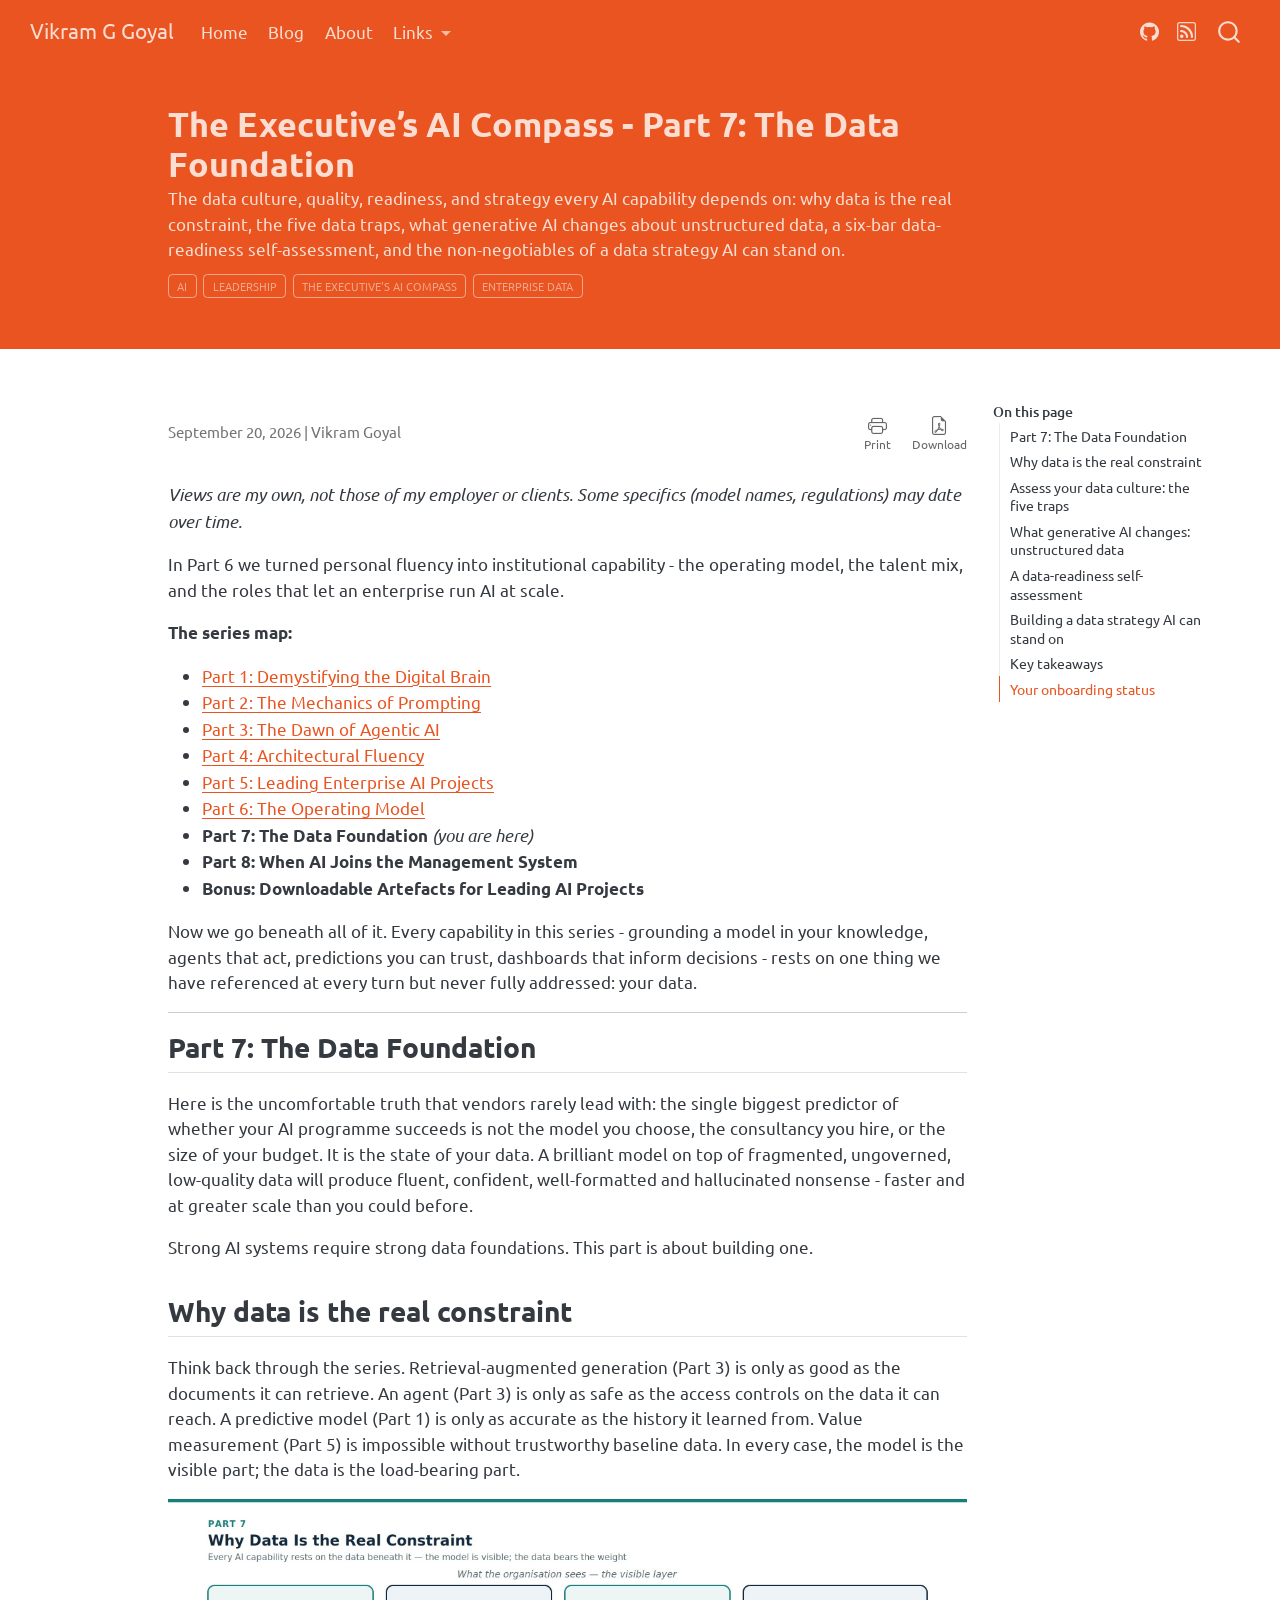
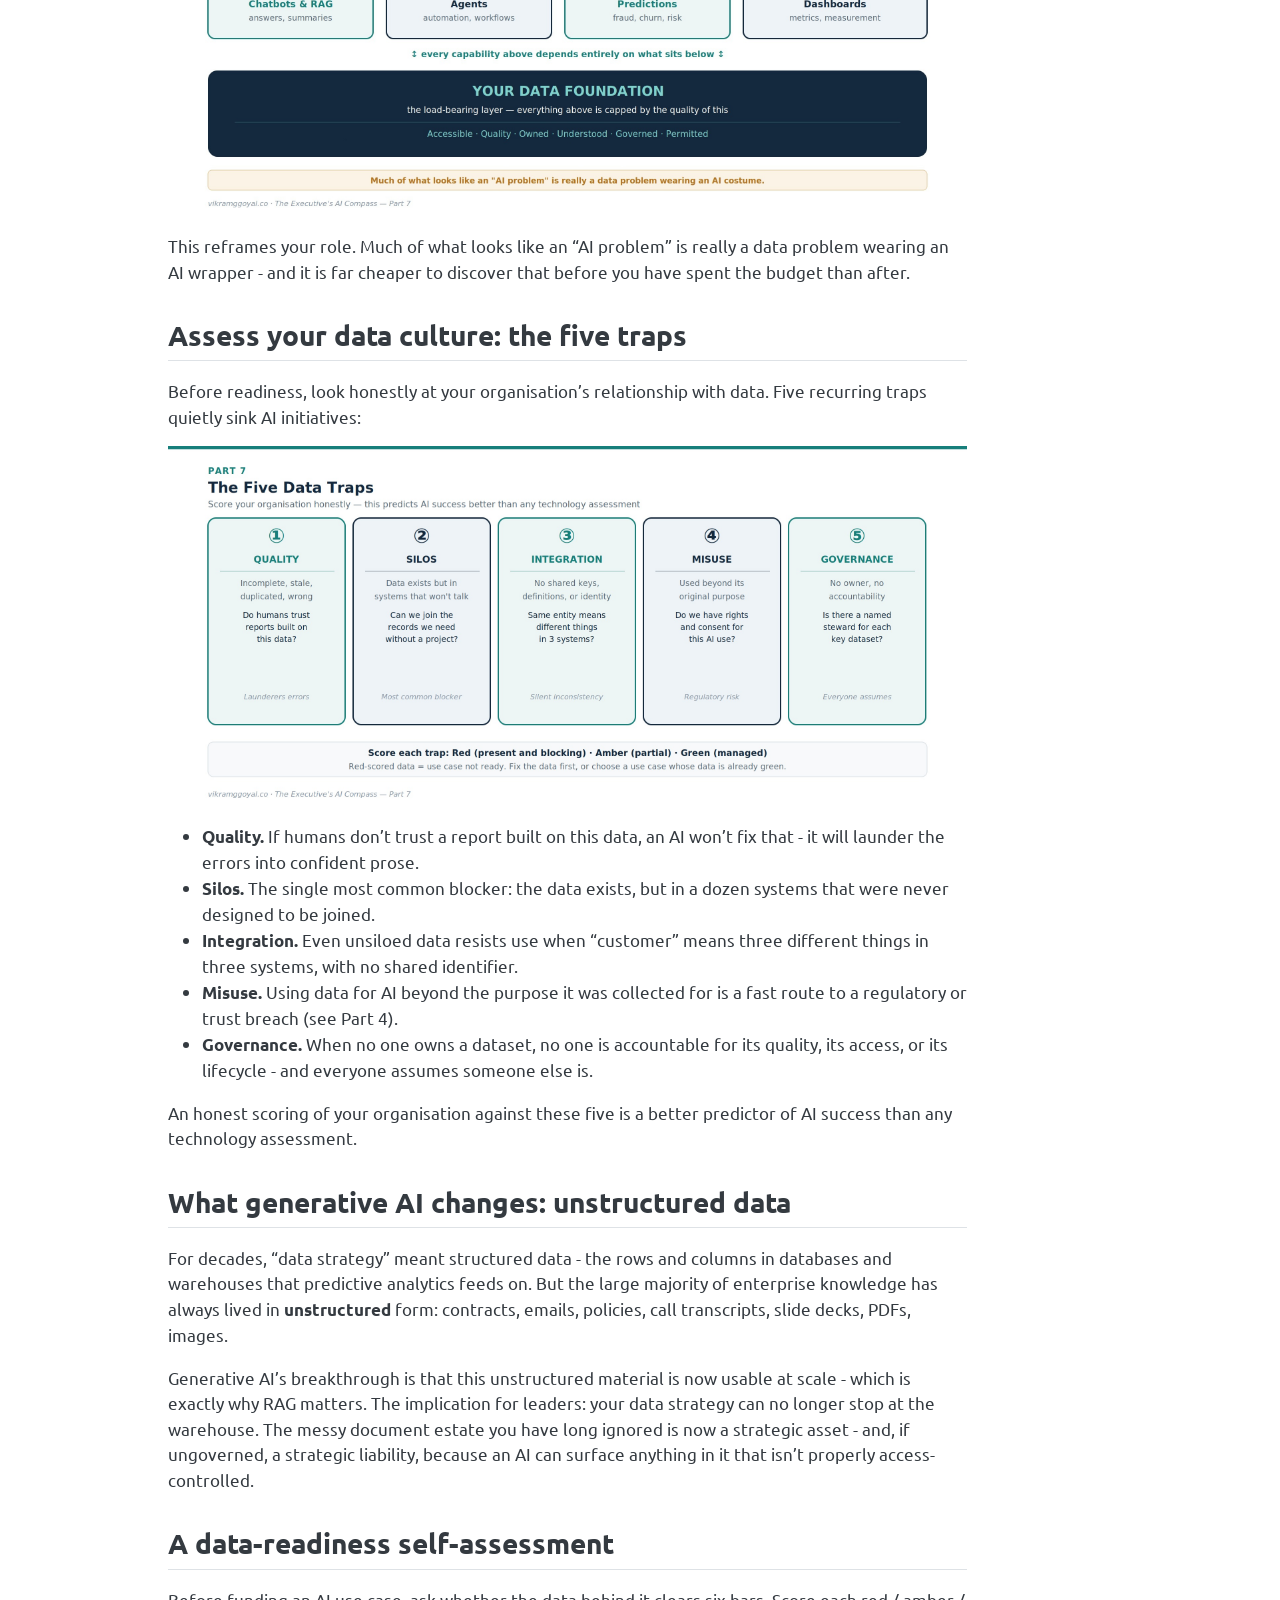
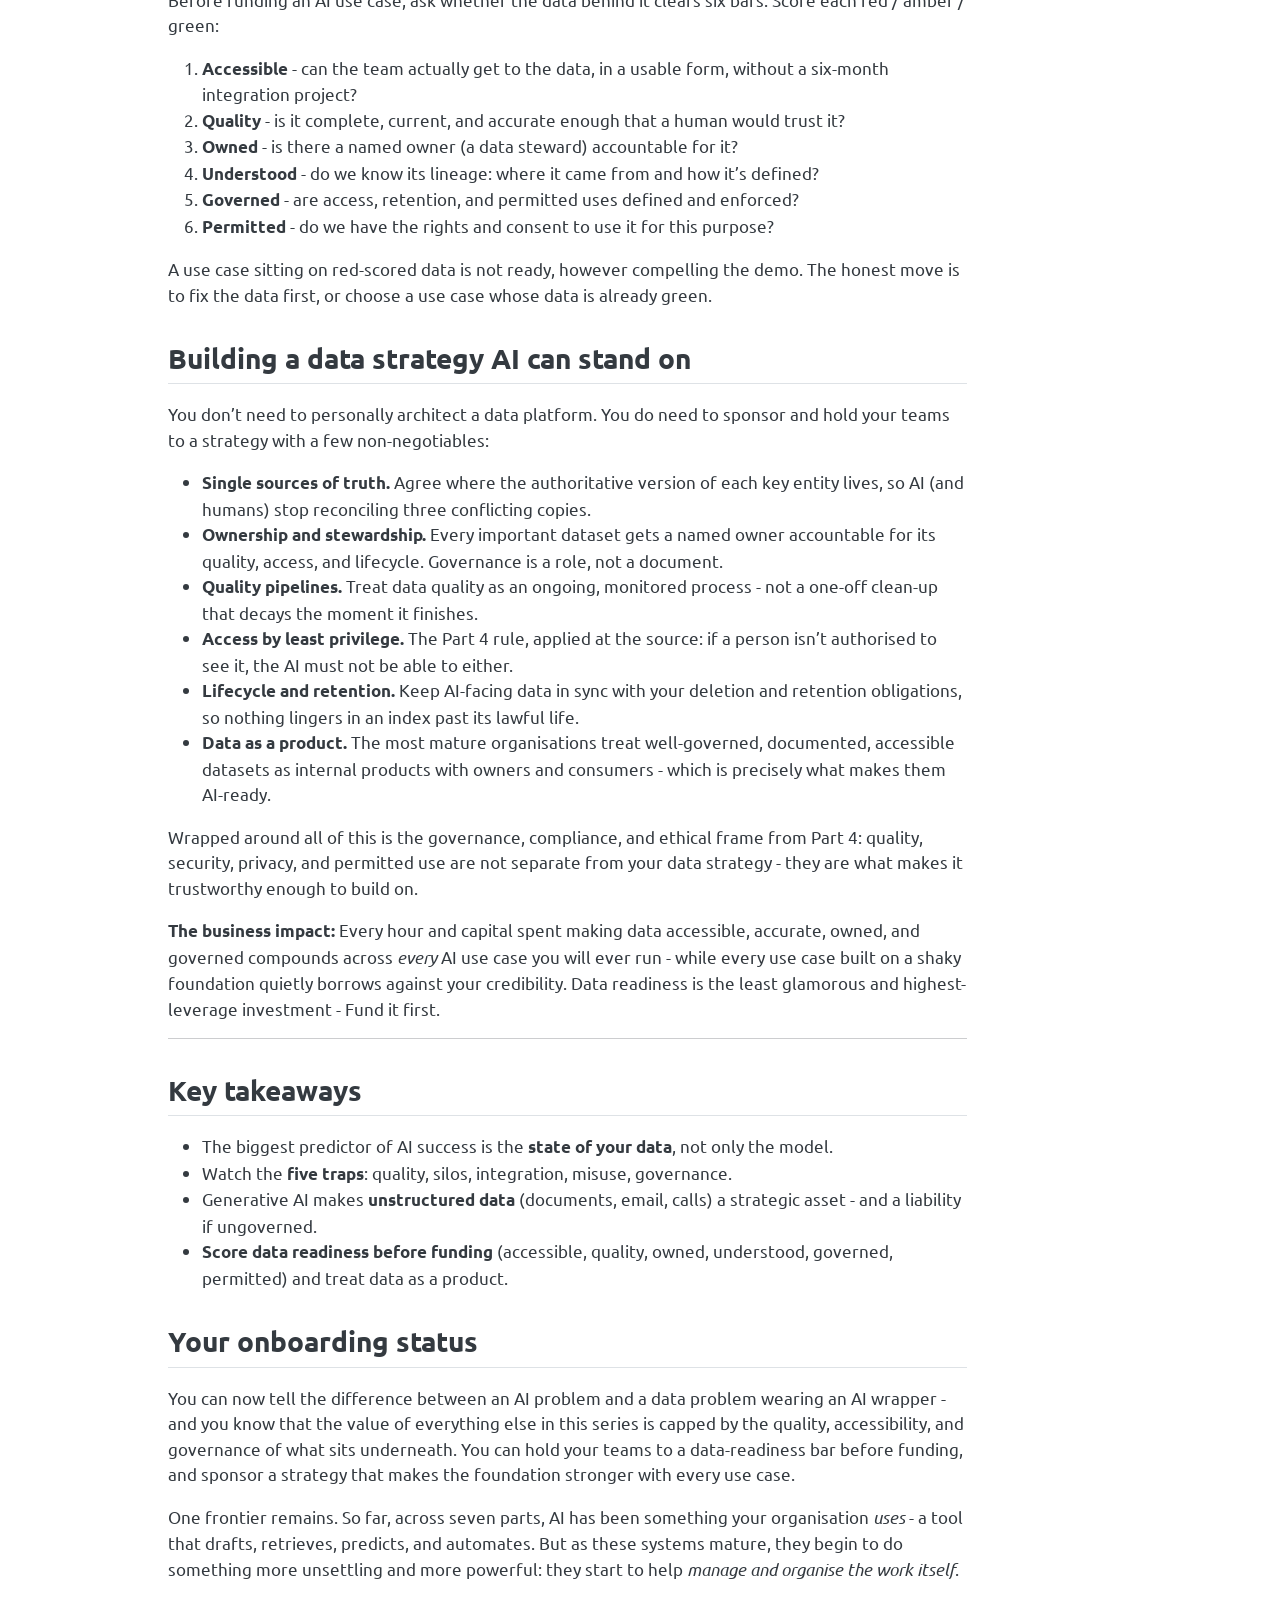
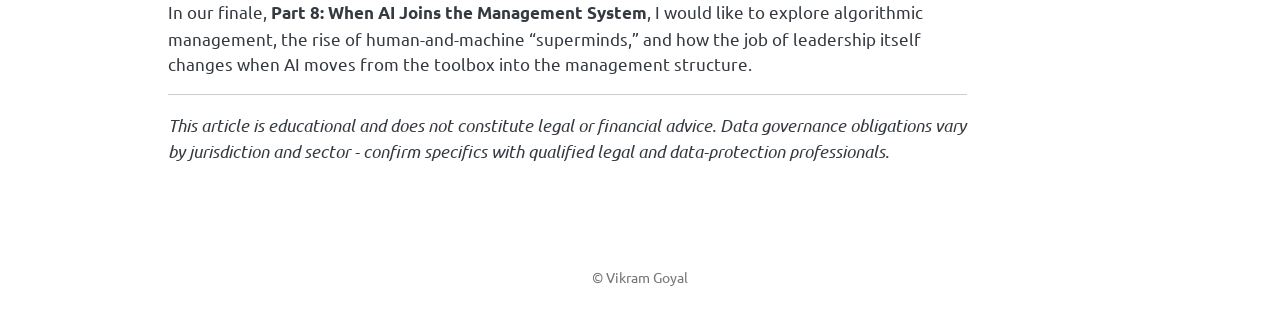
<file: posts/executives-ai-compass-part-7/index .html>
<!DOCTYPE html>
<html xmlns="http://www.w3.org/1999/xhtml" lang="en" xml:lang="en"><head>

<meta charset="utf-8">
<meta name="generator" content="quarto-1.10.18">

<meta name="viewport" content="width=device-width, initial-scale=1.0, user-scalable=yes">

<meta name="author" content="Vikram Goyal">
<meta name="dcterms.date" content="2026-09-20">
<meta name="description" content="The data culture, quality, readiness, and strategy every AI capability depends on: why data is the real constraint, the five data traps, what generative AI changes about unstructured data, a six-bar data-readiness self-assessment, and the non-negotiables of a data strategy AI can stand on.">

<title>The Executive’s AI Compass - Part 7: The Data Foundation – Vikram G Goyal</title>
<style>
/* Default styles provided by pandoc.
** See https://pandoc.org/MANUAL.html#variables-for-html for config info.
*/
span.smallcaps{font-variant: small-caps;}
div.columns{display: flex; gap: 1.5em;}
div.column{flex: auto;}
@media screen {
div.columns{gap: min(4vw, 1.5em);}
div.column{overflow-x: auto;}
}
div.hanging-indent{margin-left: 1.5em; text-indent: -1.5em;}
ul.task-list{list-style: none;}
ul.task-list li input[type="checkbox"] {
  width: 0.8em;
  margin: 0 0.8em 0.2em -1em; /* quarto-specific, see https://github.com/quarto-dev/quarto-cli/issues/4556 */ 
  vertical-align: middle;
}
</style>


<script src="../../site_libs/quarto-nav/quarto-nav.js"></script>
<script src="../../site_libs/quarto-nav/headroom.min.js"></script>
<script src="../../site_libs/clipboard/clipboard.min.js"></script>
<script src="../../site_libs/quarto-search/autocomplete.umd.js"></script>
<script src="../../site_libs/quarto-search/fuse.min.js"></script>
<script src="../../site_libs/quarto-search/quarto-search.js"></script>
<meta name="quarto:offset" content="../../">
<script src="../../site_libs/quarto-html/quarto.js" type="module"></script>
<script src="../../site_libs/quarto-html/tabsets/tabsets.js" type="module"></script>
<script src="../../site_libs/quarto-html/popper.min.js"></script>
<script src="../../site_libs/quarto-html/tippy.umd.min.js"></script>
<script src="../../site_libs/quarto-html/anchor.min.js"></script>
<link href="../../site_libs/quarto-html/tippy.css" rel="stylesheet">
<link href="../../site_libs/quarto-html/quarto-syntax-highlighting-64a204ab8560d761af7679ceaba22944.css" rel="stylesheet" id="quarto-text-highlighting-styles">
<script src="../../site_libs/bootstrap/bootstrap.min.js"></script>
<link href="../../site_libs/bootstrap/bootstrap-icons.css" rel="stylesheet">
<link href="../../site_libs/bootstrap/bootstrap-72aa6392b8fef5f8e1400aba8338a625.min.css" rel="stylesheet" append-hash="true" id="quarto-bootstrap" data-mode="light">
<script id="quarto-search-options" type="application/json">{
  "location": "navbar",
  "copy-button": false,
  "collapse-after": 3,
  "panel-placement": "end",
  "type": "overlay",
  "limit": 50,
  "keyboard-shortcut": [
    "f",
    "/",
    "s"
  ],
  "show-item-context": false,
  "language": {
    "search-no-results-text": "No results",
    "search-matching-documents-text": "matching documents",
    "search-copy-link-title": "Copy link to search",
    "search-hide-matches-text": "Hide additional matches",
    "search-more-match-text": "more match in this document",
    "search-more-matches-text": "more matches in this document",
    "search-clear-button-title": "Clear",
    "search-text-placeholder": "",
    "search-detached-cancel-button-title": "Cancel",
    "search-submit-button-title": "Submit",
    "search-label": "Search"
  }
}</script>
<style>html{ scroll-behavior: smooth; }</style>


<link rel="stylesheet" href="../../styles/print.css">
<meta property="og:title" content="The Executive’s AI Compass - Part 7: The Data Foundation – Vikram G Goyal">
<meta property="og:description" content="The data culture, quality, readiness, and strategy every AI capability depends on: why data is the real constraint, the five data traps, what generative AI changes about unstructured data, a six-bar data-readiness self-assessment, and the non-negotiables of a data strategy AI can stand on.">
<meta property="og:image" content="https://vikramggoyal.co/posts/executives-ai-compass-part-7/img-p7-1-why-data-is-the-real-constraint.jpg">
<meta property="og:site_name" content="Vikram G Goyal">
<meta name="twitter:title" content="The Executive’s AI Compass - Part 7: The Data Foundation – Vikram G Goyal">
<meta name="twitter:description" content="The data culture, quality, readiness, and strategy every AI capability depends on: why data is the real constraint, the five data traps, what generative AI changes about unstructured data, a six-bar data-readiness self-assessment, and the non-negotiables of a data strategy AI can stand on.">
<meta name="twitter:image" content="https://vikramggoyal.co/posts/executives-ai-compass-part-7/img-p7-1-why-data-is-the-real-constraint.jpg">
<meta name="twitter:card" content="summary_large_image">
</head>

<body class="nav-fixed quarto-light">

<div id="quarto-search-results"></div>
  <header id="quarto-header" class="headroom fixed-top quarto-banner">
    <nav class="navbar navbar-expand-lg " data-bs-theme="dark">
      <div class="navbar-container container-fluid">
      <div class="navbar-brand-container mx-auto">
    <a class="navbar-brand" href="../../index.html">
    <span class="navbar-title">Vikram G Goyal</span>
    </a>
  </div>
            <div id="quarto-search" class="" title="Search"></div>
          <button class="navbar-toggler" type="button" data-bs-toggle="collapse" data-bs-target="#navbarCollapse" aria-controls="navbarCollapse" role="menu" aria-expanded="false" aria-label="Toggle navigation" onclick="if (window.quartoToggleHeadroom) { window.quartoToggleHeadroom(); }">
  <span class="navbar-toggler-icon"></span>
</button>
          <div class="collapse navbar-collapse" id="navbarCollapse">
            <ul class="navbar-nav navbar-nav-scroll me-auto">
  <li class="nav-item">
    <a class="nav-link" href="../../index.html"> 
<span class="menu-text">Home</span></a>
  </li>  
  <li class="nav-item">
    <a class="nav-link" href="../../blog.html"> 
<span class="menu-text">Blog</span></a>
  </li>  
  <li class="nav-item">
    <a class="nav-link" href="../../about.html"> 
<span class="menu-text">About</span></a>
  </li>  
  <li class="nav-item dropdown ">
    <a class="nav-link dropdown-toggle" href="#" id="nav-menu-links" role="link" data-bs-toggle="dropdown" aria-expanded="false">
 <span class="menu-text">Links</span>
    </a>
    <ul class="dropdown-menu" aria-labelledby="nav-menu-links">    
        <li>
    <a class="dropdown-item" href="../../links/youtube.html">
 <span class="dropdown-text">YouTube</span></a>
  </li>  
        <li>
    <a class="dropdown-item" href="../../links/reading.html">
 <span class="dropdown-text">Reading</span></a>
  </li>  
    </ul>
  </li>
</ul>
            <ul class="navbar-nav navbar-nav-scroll ms-auto">
  <li class="nav-item compact">
    <a class="nav-link" href="https://github.com/vikramggoyal"> <i class="bi bi-github" role="img" aria-label="GitHub">
</i> 
<span class="menu-text"></span></a>
  </li>  
  <li class="nav-item compact">
    <a class="nav-link" href="../../blog.xml"> <i class="bi bi-rss" role="img" aria-label="RSS">
</i> 
<span class="menu-text"></span></a>
  </li>  
</ul>
          </div> <!-- /navcollapse -->
            <div class="quarto-navbar-tools">
</div>
      </div> <!-- /container-fluid -->
    </nav>
</header>
<!-- content -->
<header id="title-block-header" class="quarto-title-block default page-columns page-full">
  <div class="quarto-title-banner page-columns page-full">
    <div class="quarto-title column-body">
      <h1 class="title">The Executive’s AI Compass - Part 7: The Data Foundation</h1>
                  <div>
        <div class="description">
          The data culture, quality, readiness, and strategy every AI capability depends on: why data is the real constraint, the five data traps, what generative AI changes about unstructured data, a six-bar data-readiness self-assessment, and the non-negotiables of a data strategy AI can stand on.
        </div>
      </div>
                          <div class="quarto-categories">
                <div class="quarto-category">AI</div>
                <div class="quarto-category">Leadership</div>
                <div class="quarto-category">The Executive's AI Compass</div>
                <div class="quarto-category">Enterprise Data</div>
              </div>
                  </div>
  </div>
    
  
  <div class="quarto-title-meta">

      <div>
      <div class="quarto-title-meta-heading">Author</div>
      <div class="quarto-title-meta-contents">
               <p>Vikram Goyal </p>
            </div>
    </div>
      
      <div>
      <div class="quarto-title-meta-heading">Published</div>
      <div class="quarto-title-meta-contents">
        <p class="date">September 20, 2026</p>
      </div>
    </div>
    
      
    </div>
    
  
  </header><div id="quarto-content" class="quarto-container page-columns page-rows-contents page-layout-article page-navbar">
<!-- sidebar -->
<!-- margin-sidebar -->
    <div id="quarto-margin-sidebar" class="sidebar margin-sidebar">
        <nav id="TOC" role="doc-toc" class="toc-active">
    <h2 id="toc-title">On this page</h2>
   
  <ul>
  <li><a href="#part-7-the-data-foundation" id="toc-part-7-the-data-foundation" class="nav-link active" data-scroll-target="#part-7-the-data-foundation">Part 7: The Data Foundation</a></li>
  <li><a href="#why-data-is-the-real-constraint" id="toc-why-data-is-the-real-constraint" class="nav-link" data-scroll-target="#why-data-is-the-real-constraint">Why data is the real constraint</a></li>
  <li><a href="#assess-your-data-culture-the-five-traps" id="toc-assess-your-data-culture-the-five-traps" class="nav-link" data-scroll-target="#assess-your-data-culture-the-five-traps">Assess your data culture: the five traps</a></li>
  <li><a href="#what-generative-ai-changes-unstructured-data" id="toc-what-generative-ai-changes-unstructured-data" class="nav-link" data-scroll-target="#what-generative-ai-changes-unstructured-data">What generative AI changes: unstructured data</a></li>
  <li><a href="#a-data-readiness-self-assessment" id="toc-a-data-readiness-self-assessment" class="nav-link" data-scroll-target="#a-data-readiness-self-assessment">A data-readiness self-assessment</a></li>
  <li><a href="#building-a-data-strategy-ai-can-stand-on" id="toc-building-a-data-strategy-ai-can-stand-on" class="nav-link" data-scroll-target="#building-a-data-strategy-ai-can-stand-on">Building a data strategy AI can stand on</a></li>
  <li><a href="#key-takeaways" id="toc-key-takeaways" class="nav-link" data-scroll-target="#key-takeaways">Key takeaways</a></li>
  <li><a href="#your-onboarding-status" id="toc-your-onboarding-status" class="nav-link" data-scroll-target="#your-onboarding-status">Your onboarding status</a></li>
  </ul>
</nav>
    </div>
<!-- main -->
<main class="content quarto-banner-title-block" id="quarto-document-content">





<div class="post-header no-print">
<div class="post-header__byline">
<p><span class="post-header__date">September 20, 2026</span> | Vikram Goyal</p>
</div>
<div class="post-toolbar" role="group" aria-label="Post actions">
  <button type="button" class="post-toolbar__btn" data-action="print" onclick="window.print()" title="Print">
    <i class="bi bi-printer" aria-hidden="true"></i><span>Print</span>
  </button>
  <a class="post-toolbar__btn" data-action="pdf" id="pdf-download-btn" href="index.pdf" download="" title="Download as PDF">
    <i class="bi bi-file-earmark-pdf" aria-hidden="true"></i><span>Download</span>
  </a>
</div>
<script>
(function () {
  // Derive the PDF filename from the post slug (the containing folder name in the URL).
  var btn = document.getElementById('pdf-download-btn');
  if (!btn) return;
  var parts = window.location.pathname.replace(/\/$/, '').split('/');
  var slug = parts[parts.length - 1];
  if (slug && slug !== 'posts') {
    btn.href = slug + '.pdf';
    btn.download = slug + '.pdf';
  }
})();
</script>
</div>
<p><em>Views are my own, not those of my employer or clients. Some specifics (model names, regulations) may date over time.</em></p>
<p>In Part 6 we turned personal fluency into institutional capability - the operating model, the talent mix, and the roles that let an enterprise run AI at scale.</p>
<p><strong>The series map:</strong></p>
<ul>
<li><strong><a href="https://vikramggoyal.co/posts/executives-ai-compass-part-1/">Part 1: Demystifying the Digital Brain</a></strong></li>
<li><strong><a href="https://vikramggoyal.co/posts/executives-ai-compass-part-2/">Part 2: The Mechanics of Prompting</a></strong></li>
<li><strong><a href="https://vikramggoyal.co/posts/executives-ai-compass-part-3/">Part 3: The Dawn of Agentic AI</a></strong></li>
<li><strong><a href="https://vikramggoyal.co/posts/executives-ai-compass-part-4/">Part 4: Architectural Fluency</a></strong></li>
<li><strong><a href="https://vikramggoyal.co/posts/executives-ai-compass-part-5/">Part 5: Leading Enterprise AI Projects</a></strong></li>
<li><strong><a href="https://vikramggoyal.co/posts/executives-ai-compass-part-6/">Part 6: The Operating Model</a></strong></li>
<li><strong>Part 7: The Data Foundation</strong> <em>(you are here)</em></li>
<li><strong>Part 8: When AI Joins the Management System</strong></li>
<li><strong>Bonus: Downloadable Artefacts for Leading AI Projects</strong></li>
</ul>
<p>Now we go beneath all of it. Every capability in this series - grounding a model in your knowledge, agents that act, predictions you can trust, dashboards that inform decisions - rests on one thing we have referenced at every turn but never fully addressed: your data.</p>
<hr>
<section id="part-7-the-data-foundation" class="level2">
<h2 class="anchored" data-anchor-id="part-7-the-data-foundation">Part 7: The Data Foundation</h2>
<p>Here is the uncomfortable truth that vendors rarely lead with: the single biggest predictor of whether your AI programme succeeds is not the model you choose, the consultancy you hire, or the size of your budget. It is the state of your data. A brilliant model on top of fragmented, ungoverned, low-quality data will produce fluent, confident, well-formatted and hallucinated nonsense - faster and at greater scale than you could before.</p>
<p>Strong AI systems require strong data foundations. This part is about building one.</p>
</section>
<section id="why-data-is-the-real-constraint" class="level2">
<h2 class="anchored" data-anchor-id="why-data-is-the-real-constraint">Why data is the real constraint</h2>
<p>Think back through the series. Retrieval-augmented generation (Part 3) is only as good as the documents it can retrieve. An agent (Part 3) is only as safe as the access controls on the data it can reach. A predictive model (Part 1) is only as accurate as the history it learned from. Value measurement (Part 5) is impossible without trustworthy baseline data. In every case, the model is the visible part; the data is the load-bearing part.</p>
<p><img src="img-p7-1-why-data-is-the-real-constraint.jpg" class="img-fluid" alt="Diagram: why data is the real constraint - the visible layer of chatbots &amp; RAG, agents, predictions, and dashboards rests on the load-bearing data foundation: accessible, quality, owned, understood, governed, permitted"></p>
<p>This reframes your role. Much of what looks like an “AI problem” is really a data problem wearing an AI wrapper - and it is far cheaper to discover that before you have spent the budget than after.</p>
</section>
<section id="assess-your-data-culture-the-five-traps" class="level2">
<h2 class="anchored" data-anchor-id="assess-your-data-culture-the-five-traps">Assess your data culture: the five traps</h2>
<p>Before readiness, look honestly at your organisation’s relationship with data. Five recurring traps quietly sink AI initiatives:</p>
<p><img src="img-p7-2-before-readiness-look-honestly-at-your-org.jpg" class="img-fluid" alt="Diagram: the five data traps - quality, silos, integration, misuse, and governance - each scored red, amber, or green"></p>
<ul>
<li><strong>Quality.</strong> If humans don’t trust a report built on this data, an AI won’t fix that - it will launder the errors into confident prose.</li>
<li><strong>Silos.</strong> The single most common blocker: the data exists, but in a dozen systems that were never designed to be joined.</li>
<li><strong>Integration.</strong> Even unsiloed data resists use when “customer” means three different things in three systems, with no shared identifier.</li>
<li><strong>Misuse.</strong> Using data for AI beyond the purpose it was collected for is a fast route to a regulatory or trust breach (see Part 4).</li>
<li><strong>Governance.</strong> When no one owns a dataset, no one is accountable for its quality, its access, or its lifecycle - and everyone assumes someone else is.</li>
</ul>
<p>An honest scoring of your organisation against these five is a better predictor of AI success than any technology assessment.</p>
</section>
<section id="what-generative-ai-changes-unstructured-data" class="level2">
<h2 class="anchored" data-anchor-id="what-generative-ai-changes-unstructured-data">What generative AI changes: unstructured data</h2>
<p>For decades, “data strategy” meant structured data - the rows and columns in databases and warehouses that predictive analytics feeds on. But the large majority of enterprise knowledge has always lived in <strong>unstructured</strong> form: contracts, emails, policies, call transcripts, slide decks, PDFs, images.</p>
<p>Generative AI’s breakthrough is that this unstructured material is now usable at scale - which is exactly why RAG matters. The implication for leaders: your data strategy can no longer stop at the warehouse. The messy document estate you have long ignored is now a strategic asset - and, if ungoverned, a strategic liability, because an AI can surface anything in it that isn’t properly access-controlled.</p>
</section>
<section id="a-data-readiness-self-assessment" class="level2">
<h2 class="anchored" data-anchor-id="a-data-readiness-self-assessment">A data-readiness self-assessment</h2>
<p>Before funding an AI use case, ask whether the data behind it clears six bars. Score each red / amber / green:</p>
<ol type="1">
<li><strong>Accessible</strong> - can the team actually get to the data, in a usable form, without a six-month integration project?</li>
<li><strong>Quality</strong> - is it complete, current, and accurate enough that a human would trust it?</li>
<li><strong>Owned</strong> - is there a named owner (a data steward) accountable for it?</li>
<li><strong>Understood</strong> - do we know its lineage: where it came from and how it’s defined?</li>
<li><strong>Governed</strong> - are access, retention, and permitted uses defined and enforced?</li>
<li><strong>Permitted</strong> - do we have the rights and consent to use it for this purpose?</li>
</ol>
<p>A use case sitting on red-scored data is not ready, however compelling the demo. The honest move is to fix the data first, or choose a use case whose data is already green.</p>
</section>
<section id="building-a-data-strategy-ai-can-stand-on" class="level2">
<h2 class="anchored" data-anchor-id="building-a-data-strategy-ai-can-stand-on">Building a data strategy AI can stand on</h2>
<p>You don’t need to personally architect a data platform. You do need to sponsor and hold your teams to a strategy with a few non-negotiables:</p>
<ul>
<li><strong>Single sources of truth.</strong> Agree where the authoritative version of each key entity lives, so AI (and humans) stop reconciling three conflicting copies.</li>
<li><strong>Ownership and stewardship.</strong> Every important dataset gets a named owner accountable for its quality, access, and lifecycle. Governance is a role, not a document.</li>
<li><strong>Quality pipelines.</strong> Treat data quality as an ongoing, monitored process - not a one-off clean-up that decays the moment it finishes.</li>
<li><strong>Access by least privilege.</strong> The Part 4 rule, applied at the source: if a person isn’t authorised to see it, the AI must not be able to either.</li>
<li><strong>Lifecycle and retention.</strong> Keep AI-facing data in sync with your deletion and retention obligations, so nothing lingers in an index past its lawful life.</li>
<li><strong>Data as a product.</strong> The most mature organisations treat well-governed, documented, accessible datasets as internal products with owners and consumers - which is precisely what makes them AI-ready.</li>
</ul>
<p>Wrapped around all of this is the governance, compliance, and ethical frame from Part 4: quality, security, privacy, and permitted use are not separate from your data strategy - they are what makes it trustworthy enough to build on.</p>
<p><strong>The business impact:</strong> Every hour and capital spent making data accessible, accurate, owned, and governed compounds across <em>every</em> AI use case you will ever run - while every use case built on a shaky foundation quietly borrows against your credibility. Data readiness is the least glamorous and highest-leverage investment - Fund it first.</p>
<hr>
</section>
<section id="key-takeaways" class="level2">
<h2 class="anchored" data-anchor-id="key-takeaways">Key takeaways</h2>
<ul>
<li>The biggest predictor of AI success is the <strong>state of your data</strong>, not only the model.</li>
<li>Watch the <strong>five traps</strong>: quality, silos, integration, misuse, governance.</li>
<li>Generative AI makes <strong>unstructured data</strong> (documents, email, calls) a strategic asset - and a liability if ungoverned.</li>
<li><strong>Score data readiness before funding</strong> (accessible, quality, owned, understood, governed, permitted) and treat data as a product.</li>
</ul>
</section>
<section id="your-onboarding-status" class="level2">
<h2 class="anchored" data-anchor-id="your-onboarding-status">Your onboarding status</h2>
<p>You can now tell the difference between an AI problem and a data problem wearing an AI wrapper - and you know that the value of everything else in this series is capped by the quality, accessibility, and governance of what sits underneath. You can hold your teams to a data-readiness bar before funding, and sponsor a strategy that makes the foundation stronger with every use case.</p>
<p>One frontier remains. So far, across seven parts, AI has been something your organisation <em>uses</em> - a tool that drafts, retrieves, predicts, and automates. But as these systems mature, they begin to do something more unsettling and more powerful: they start to help <em>manage and organise the work itself</em>.</p>
<p>In our finale, <strong>Part 8: When AI Joins the Management System</strong>, I would like to explore algorithmic management, the rise of human-and-machine “superminds,” and how the job of leadership itself changes when AI moves from the toolbox into the management structure.</p>
<hr>
<p><em>This article is educational and does not constitute legal or financial advice. Data governance obligations vary by jurisdiction and sector - confirm specifics with qualified legal and data-protection professionals.</em></p>


</section>

</main> <!-- /main -->
<script id="quarto-html-after-body" type="application/javascript">
  window.document.addEventListener("DOMContentLoaded", function (event) {
    const icon = "";
    const anchorJS = new window.AnchorJS();
    anchorJS.options = {
      placement: 'right',
      icon: icon
    };
    anchorJS.add('.anchored');
    const isCodeAnnotation = (el) => {
      for (const clz of el.classList) {
        if (clz.startsWith('code-annotation-')) {                     
          return true;
        }
      }
      return false;
    }
    const onCopySuccess = function(e) {
      // button target
      const button = e.trigger;
      // don't keep focus
      button.blur();
      // flash "checked"
      button.classList.add('code-copy-button-checked');
      var currentTitle = button.getAttribute("title");
      button.setAttribute("title", "Copied!");
      let tooltip;
      if (window.bootstrap) {
        button.setAttribute("data-bs-toggle", "tooltip");
        button.setAttribute("data-bs-placement", "left");
        button.setAttribute("data-bs-title", "Copied!");
        tooltip = new bootstrap.Tooltip(button, 
          { trigger: "manual", 
            customClass: "code-copy-button-tooltip",
            offset: [0, -8]});
        tooltip.show();    
      }
      setTimeout(function() {
        if (tooltip) {
          tooltip.hide();
          button.removeAttribute("data-bs-title");
          button.removeAttribute("data-bs-toggle");
          button.removeAttribute("data-bs-placement");
        }
        button.setAttribute("title", currentTitle);
        button.classList.remove('code-copy-button-checked');
      }, 1000);
      // clear code selection
      e.clearSelection();
    }
    const getTextToCopy = function(trigger) {
      const outerScaffold = trigger.parentElement.cloneNode(true);
      const codeEl = outerScaffold.querySelector('code');
      for (const childEl of codeEl.children) {
        if (isCodeAnnotation(childEl)) {
          childEl.remove();
        }
      }
      return codeEl.innerText;
    }
    const clipboard = new window.ClipboardJS('.code-copy-button:not([data-in-quarto-modal])', {
      text: getTextToCopy
    });
    clipboard.on('success', onCopySuccess);
    if (window.document.getElementById('quarto-embedded-source-code-modal')) {
      const clipboardModal = new window.ClipboardJS('.code-copy-button[data-in-quarto-modal]', {
        text: getTextToCopy,
        container: window.document.getElementById('quarto-embedded-source-code-modal')
      });
      clipboardModal.on('success', onCopySuccess);
    }
      var localhostRegex = new RegExp(/^(?:http|https):\/\/localhost\:?[0-9]*\//);
      var mailtoRegex = new RegExp(/^mailto:/);
        var filterRegex = new RegExp("https:\/\/vikramggoyal\.co");
      var isInternal = (href) => {
          return filterRegex.test(href) || localhostRegex.test(href) || mailtoRegex.test(href);
      }
      // Inspect non-navigation links and adorn them if external
     var links = window.document.querySelectorAll('a[href]:not(.nav-link):not(.navbar-brand):not(.toc-action):not(.sidebar-link):not(.sidebar-item-toggle):not(.pagination-link):not(.no-external):not([aria-hidden]):not(.dropdown-item):not(.quarto-navigation-tool):not(.about-link)');
      for (var i=0; i<links.length; i++) {
        const link = links[i];
        if (!isInternal(link.href)) {
          // undo the damage that might have been done by quarto-nav.js in the case of
          // links that we want to consider external
          if (link.dataset.originalHref !== undefined) {
            link.href = link.dataset.originalHref;
          }
        }
      }
    function tippyHover(el, contentFn, onTriggerFn, onUntriggerFn) {
      const config = {
        allowHTML: true,
        maxWidth: 500,
        delay: 100,
        arrow: false,
        appendTo: function(el) {
            return el.parentElement;
        },
        interactive: true,
        interactiveBorder: 10,
        theme: 'quarto',
        placement: 'bottom-start',
      };
      if (contentFn) {
        config.content = contentFn;
      }
      if (onTriggerFn) {
        config.onTrigger = onTriggerFn;
      }
      if (onUntriggerFn) {
        config.onUntrigger = onUntriggerFn;
      }
      window.tippy(el, config); 
    }
    const noterefs = window.document.querySelectorAll('a[role="doc-noteref"]');
    for (var i=0; i<noterefs.length; i++) {
      const ref = noterefs[i];
      tippyHover(ref, function() {
        // use id or data attribute instead here
        let href = ref.getAttribute('data-footnote-href') || ref.getAttribute('href');
        try { href = new URL(href).hash; } catch {}
        const id = href.replace(/^#\/?/, "");
        const note = window.document.getElementById(id);
        if (note) {
          return note.innerHTML;
        } else {
          return "";
        }
      });
    }
    const xrefs = window.document.querySelectorAll('a.quarto-xref');
    const processXRef = (id, note) => {
      // Strip column container classes
      const stripColumnClz = (el) => {
        el.classList.remove("page-full", "page-columns");
        if (el.children) {
          for (const child of el.children) {
            stripColumnClz(child);
          }
        }
      }
      stripColumnClz(note)
      if (id === null || id.startsWith('sec-')) {
        // Special case sections, only their first couple elements
        const container = document.createElement("div");
        if (note.children && note.children.length > 2) {
          container.appendChild(note.children[0].cloneNode(true));
          for (let i = 1; i < note.children.length; i++) {
            const child = note.children[i];
            if (child.tagName === "P" && child.innerText === "") {
              continue;
            } else {
              container.appendChild(child.cloneNode(true));
              break;
            }
          }
          if (window.Quarto?.typesetMath) {
            window.Quarto.typesetMath(container);
          }
          return container.innerHTML
        } else {
          if (window.Quarto?.typesetMath) {
            window.Quarto.typesetMath(note);
          }
          return note.innerHTML;
        }
      } else {
        // Remove any anchor links if they are present
        const anchorLink = note.querySelector('a.anchorjs-link');
        if (anchorLink) {
          anchorLink.remove();
        }
        if (window.Quarto?.typesetMath) {
          window.Quarto.typesetMath(note);
        }
        if (note.classList.contains("callout")) {
          return note.outerHTML;
        } else {
          return note.innerHTML;
        }
      }
    }
    for (var i=0; i<xrefs.length; i++) {
      const xref = xrefs[i];
      tippyHover(xref, undefined, function(instance) {
        instance.disable();
        let url = xref.getAttribute('href');
        let hash = undefined; 
        if (url.startsWith('#')) {
          hash = url;
        } else {
          try { hash = new URL(url).hash; } catch {}
        }
        if (hash) {
          const id = hash.replace(/^#\/?/, "");
          const note = window.document.getElementById(id);
          if (note !== null) {
            try {
              const html = processXRef(id, note.cloneNode(true));
              instance.setContent(html);
            } finally {
              instance.enable();
              instance.show();
            }
          } else {
            // See if we can fetch this
            fetch(url.split('#')[0])
            .then(res => res.text())
            .then(html => {
              const parser = new DOMParser();
              const htmlDoc = parser.parseFromString(html, "text/html");
              const note = htmlDoc.getElementById(id);
              if (note !== null) {
                const html = processXRef(id, note);
                instance.setContent(html);
              } 
            }).finally(() => {
              instance.enable();
              instance.show();
            });
          }
        } else {
          // See if we can fetch a full url (with no hash to target)
          // This is a special case and we should probably do some content thinning / targeting
          fetch(url)
          .then(res => res.text())
          .then(html => {
            const parser = new DOMParser();
            const htmlDoc = parser.parseFromString(html, "text/html");
            const note = htmlDoc.querySelector('main.content');
            if (note !== null) {
              // This should only happen for chapter cross references
              // (since there is no id in the URL)
              // remove the first header
              if (note.children.length > 0 && note.children[0].tagName === "HEADER") {
                note.children[0].remove();
              }
              const html = processXRef(null, note);
              instance.setContent(html);
            } 
          }).finally(() => {
            instance.enable();
            instance.show();
          });
        }
      }, function(instance) {
      });
    }
        let selectedAnnoteEl;
        const selectorForAnnotation = ( cell, annotation) => {
          let cellAttr = 'data-code-cell="' + cell + '"';
          let lineAttr = 'data-code-annotation="' +  annotation + '"';
          const selector = 'span[' + cellAttr + '][' + lineAttr + ']';
          return selector;
        }
        const selectCodeLines = (annoteEl) => {
          const doc = window.document;
          const targetCell = annoteEl.getAttribute("data-target-cell");
          const targetAnnotation = annoteEl.getAttribute("data-target-annotation");
          const annoteSpan = window.document.querySelector(selectorForAnnotation(targetCell, targetAnnotation));
          const lines = annoteSpan.getAttribute("data-code-lines").split(",");
          const lineIds = lines.map((line) => {
            return targetCell + "-" + line;
          })
          let top = null;
          let height = null;
          let parent = null;
          if (lineIds.length > 0) {
              //compute the position of the single el (top and bottom and make a div)
              const el = window.document.getElementById(lineIds[0]);
              top = el.offsetTop;
              height = el.offsetHeight;
              parent = el.parentElement.parentElement;
            if (lineIds.length > 1) {
              const lastEl = window.document.getElementById(lineIds[lineIds.length - 1]);
              const bottom = lastEl.offsetTop + lastEl.offsetHeight;
              height = bottom - top;
            }
            if (top !== null && height !== null && parent !== null) {
              // cook up a div (if necessary) and position it 
              let div = window.document.getElementById("code-annotation-line-highlight");
              if (div === null) {
                div = window.document.createElement("div");
                div.setAttribute("id", "code-annotation-line-highlight");
                div.style.position = 'absolute';
                parent.appendChild(div);
              }
              div.style.top = top - 2 + "px";
              div.style.height = height + 4 + "px";
              div.style.left = 0;
              let gutterDiv = window.document.getElementById("code-annotation-line-highlight-gutter");
              if (gutterDiv === null) {
                gutterDiv = window.document.createElement("div");
                gutterDiv.setAttribute("id", "code-annotation-line-highlight-gutter");
                gutterDiv.style.position = 'absolute';
                const codeCell = window.document.getElementById(targetCell);
                const gutter = codeCell.querySelector('.code-annotation-gutter');
                gutter.appendChild(gutterDiv);
              }
              gutterDiv.style.top = top - 2 + "px";
              gutterDiv.style.height = height + 4 + "px";
            }
            selectedAnnoteEl = annoteEl;
          }
        };
        const unselectCodeLines = () => {
          const elementsIds = ["code-annotation-line-highlight", "code-annotation-line-highlight-gutter"];
          elementsIds.forEach((elId) => {
            const div = window.document.getElementById(elId);
            if (div) {
              div.remove();
            }
          });
          selectedAnnoteEl = undefined;
        };
          // Handle positioning of the toggle
      window.addEventListener(
        "resize",
        throttle(() => {
          elRect = undefined;
          if (selectedAnnoteEl) {
            selectCodeLines(selectedAnnoteEl);
          }
        }, 10)
      );
      function throttle(fn, ms) {
      let throttle = false;
      let timer;
        return (...args) => {
          if(!throttle) { // first call gets through
              fn.apply(this, args);
              throttle = true;
          } else { // all the others get throttled
              if(timer) clearTimeout(timer); // cancel #2
              timer = setTimeout(() => {
                fn.apply(this, args);
                timer = throttle = false;
              }, ms);
          }
        };
      }
        // Attach click handler to the DT
        const annoteDls = window.document.querySelectorAll('dt[data-target-cell]');
        for (const annoteDlNode of annoteDls) {
          annoteDlNode.addEventListener('click', (event) => {
            const clickedEl = event.target;
            if (clickedEl !== selectedAnnoteEl) {
              unselectCodeLines();
              const activeEl = window.document.querySelector('dt[data-target-cell].code-annotation-active');
              if (activeEl) {
                activeEl.classList.remove('code-annotation-active');
              }
              selectCodeLines(clickedEl);
              clickedEl.classList.add('code-annotation-active');
            } else {
              // Unselect the line
              unselectCodeLines();
              clickedEl.classList.remove('code-annotation-active');
            }
          });
        }
    const findCites = (el) => {
      const parentEl = el.parentElement;
      if (parentEl) {
        const cites = parentEl.dataset.cites;
        if (cites) {
          return {
            el,
            cites: cites.split(' ')
          };
        } else {
          return findCites(el.parentElement)
        }
      } else {
        return undefined;
      }
    };
    var bibliorefs = window.document.querySelectorAll('a[role="doc-biblioref"]');
    for (var i=0; i<bibliorefs.length; i++) {
      const ref = bibliorefs[i];
      const citeInfo = findCites(ref);
      if (citeInfo) {
        tippyHover(citeInfo.el, function() {
          var popup = window.document.createElement('div');
          citeInfo.cites.forEach(function(cite) {
            var citeDiv = window.document.createElement('div');
            citeDiv.classList.add('hanging-indent');
            citeDiv.classList.add('csl-entry');
            var biblioDiv = window.document.getElementById('ref-' + cite);
            if (biblioDiv) {
              citeDiv.innerHTML = biblioDiv.innerHTML;
            }
            popup.appendChild(citeDiv);
          });
          return popup.innerHTML;
        });
      }
    }
  });
  </script>
</div> <!-- /content -->
<footer class="footer">
  <div class="nav-footer">
    <div class="nav-footer-left">
      &nbsp;
    </div>   
    <div class="nav-footer-center">
<p>© Vikram Goyal</p>
</div>
    <div class="nav-footer-right">
      &nbsp;
    </div>
  </div>
</footer>




<script src="../../site_libs/quarto-html/zenscroll-min.js"></script>
</body></html>
</file>
<file: site_libs/quarto-html/tippy.css>
.tippy-box[data-animation=fade][data-state=hidden]{opacity:0}[data-tippy-root]{max-width:calc(100vw - 10px)}.tippy-box{position:relative;background-color:#333;color:#fff;border-radius:4px;font-size:14px;line-height:1.4;white-space:normal;outline:0;transition-property:transform,visibility,opacity}.tippy-box[data-placement^=top]>.tippy-arrow{bottom:0}.tippy-box[data-placement^=top]>.tippy-arrow:before{bottom:-7px;left:0;border-width:8px 8px 0;border-top-color:initial;transform-origin:center top}.tippy-box[data-placement^=bottom]>.tippy-arrow{top:0}.tippy-box[data-placement^=bottom]>.tippy-arrow:before{top:-7px;left:0;border-width:0 8px 8px;border-bottom-color:initial;transform-origin:center bottom}.tippy-box[data-placement^=left]>.tippy-arrow{right:0}.tippy-box[data-placement^=left]>.tippy-arrow:before{border-width:8px 0 8px 8px;border-left-color:initial;right:-7px;transform-origin:center left}.tippy-box[data-placement^=right]>.tippy-arrow{left:0}.tippy-box[data-placement^=right]>.tippy-arrow:before{left:-7px;border-width:8px 8px 8px 0;border-right-color:initial;transform-origin:center right}.tippy-box[data-inertia][data-state=visible]{transition-timing-function:cubic-bezier(.54,1.5,.38,1.11)}.tippy-arrow{width:16px;height:16px;color:#333}.tippy-arrow:before{content:"";position:absolute;border-color:transparent;border-style:solid}.tippy-content{position:relative;padding:5px 9px;z-index:1}
</file>
<file: site_libs/quarto-html/quarto-syntax-highlighting-bf27225e3a48a9273f3daa8f8e829971.css>
/* quarto syntax highlight colors */
:root {
  --quarto-hl-ot-color: #003B4F;
  --quarto-hl-at-color: #657422;
  --quarto-hl-ss-color: #20794D;
  --quarto-hl-an-color: #5E5E5E;
  --quarto-hl-fu-color: #4758AB;
  --quarto-hl-st-color: #20794D;
  --quarto-hl-cf-color: #003B4F;
  --quarto-hl-op-color: #5E5E5E;
  --quarto-hl-er-color: #AD0000;
  --quarto-hl-bn-color: #AD0000;
  --quarto-hl-al-color: #AD0000;
  --quarto-hl-va-color: #111111;
  --quarto-hl-bu-color: inherit;
  --quarto-hl-ex-color: inherit;
  --quarto-hl-pp-color: #AD0000;
  --quarto-hl-in-color: #5E5E5E;
  --quarto-hl-vs-color: #20794D;
  --quarto-hl-wa-color: #5E5E5E;
  --quarto-hl-do-color: #5E5E5E;
  --quarto-hl-im-color: #00769E;
  --quarto-hl-ch-color: #20794D;
  --quarto-hl-dt-color: #AD0000;
  --quarto-hl-fl-color: #AD0000;
  --quarto-hl-co-color: #5E5E5E;
  --quarto-hl-cv-color: #5E5E5E;
  --quarto-hl-cn-color: #8f5902;
  --quarto-hl-sc-color: #5E5E5E;
  --quarto-hl-dv-color: #AD0000;
  --quarto-hl-kw-color: #003B4F;
}

/* other quarto variables */
:root {
  --quarto-font-monospace: SFMono-Regular, Menlo, Monaco, Consolas, "Liberation Mono", "Courier New", monospace;
}

/* syntax highlight based on Pandoc's rules */
pre > code.sourceCode > span {
  color: #003B4F;
}

code.sourceCode > span {
  color: #003B4F;
}

div.sourceCode,
div.sourceCode pre.sourceCode {
  color: #003B4F;
}

/* Normal */
code span {
  color: #003B4F;
}

/* Alert */
code span.al {
  color: #AD0000;
  font-style: inherit;
}

/* Annotation */
code span.an {
  color: #5E5E5E;
  font-style: inherit;
}

/* Attribute */
code span.at {
  color: #657422;
  font-style: inherit;
}

/* BaseN */
code span.bn {
  color: #AD0000;
  font-style: inherit;
}

/* BuiltIn */
code span.bu {
  font-style: inherit;
}

/* ControlFlow */
code span.cf {
  color: #003B4F;
  font-weight: bold;
  font-style: inherit;
}

/* Char */
code span.ch {
  color: #20794D;
  font-style: inherit;
}

/* Constant */
code span.cn {
  color: #8f5902;
  font-style: inherit;
}

/* Comment */
code span.co {
  color: #5E5E5E;
  font-style: inherit;
}

/* CommentVar */
code span.cv {
  color: #5E5E5E;
  font-style: italic;
}

/* Documentation */
code span.do {
  color: #5E5E5E;
  font-style: italic;
}

/* DataType */
code span.dt {
  color: #AD0000;
  font-style: inherit;
}

/* DecVal */
code span.dv {
  color: #AD0000;
  font-style: inherit;
}

/* Error */
code span.er {
  color: #AD0000;
  font-style: inherit;
}

/* Extension */
code span.ex {
  font-style: inherit;
}

/* Float */
code span.fl {
  color: #AD0000;
  font-style: inherit;
}

/* Function */
code span.fu {
  color: #4758AB;
  font-style: inherit;
}

/* Import */
code span.im {
  color: #00769E;
  font-style: inherit;
}

/* Information */
code span.in {
  color: #5E5E5E;
  font-style: inherit;
}

/* Keyword */
code span.kw {
  color: #003B4F;
  font-weight: bold;
  font-style: inherit;
}

/* Operator */
code span.op {
  color: #5E5E5E;
  font-style: inherit;
}

/* Other */
code span.ot {
  color: #003B4F;
  font-style: inherit;
}

/* Preprocessor */
code span.pp {
  color: #AD0000;
  font-style: inherit;
}

/* SpecialChar */
code span.sc {
  color: #5E5E5E;
  font-style: inherit;
}

/* SpecialString */
code span.ss {
  color: #20794D;
  font-style: inherit;
}

/* String */
code span.st {
  color: #20794D;
  font-style: inherit;
}

/* Variable */
code span.va {
  color: #111111;
  font-style: inherit;
}

/* VerbatimString */
code span.vs {
  color: #20794D;
  font-style: inherit;
}

/* Warning */
code span.wa {
  color: #5E5E5E;
  font-style: italic;
}

.prevent-inlining {
  content: "</";
}

/*# sourceMappingURL=8be38f48d34c45af72792cbd699585e7.css.map */
</file>
<file: styles/print.css>
/* styles/print.css — print-only rules (loaded via `css:` in _quarto.yml).
   All on-screen styling lives in styles/custom.scss. */
@media print {
  header#quarto-header,
  .navbar,
  #quarto-sidebar,
  #quarto-margin-sidebar,
  #TOC,
  .nav-footer,
  footer.footer,
  .quarto-title-banner,
  .post-header,
  .post-toolbar,
  .no-print {
    display: none !important;
  }
  #quarto-content, main.content, .page-columns {
    display: block !important; margin: 0 !important; max-width: 100% !important; grid-template-columns: none !important;
  }
  @page { margin: 2cm; }
  body { font-size: 11pt; color: #000; }
  a[href]::after { content: "" !important; }
  figure, table, .cell-output { break-inside: avoid; }
}
</file>
<file: site_libs/quarto-html/quarto-syntax-highlighting-64a204ab8560d761af7679ceaba22944.css>
/* quarto syntax highlight colors */
:root {
  --quarto-hl-ot-color: #003B4F;
  --quarto-hl-at-color: #657422;
  --quarto-hl-ss-color: #20794D;
  --quarto-hl-an-color: #5E5E5E;
  --quarto-hl-fu-color: #4758AB;
  --quarto-hl-st-color: #20794D;
  --quarto-hl-cf-color: #003B4F;
  --quarto-hl-op-color: #5E5E5E;
  --quarto-hl-er-color: #AD0000;
  --quarto-hl-bn-color: #AD0000;
  --quarto-hl-al-color: #AD0000;
  --quarto-hl-va-color: #111111;
  --quarto-hl-bu-color: inherit;
  --quarto-hl-ex-color: inherit;
  --quarto-hl-pp-color: #AD0000;
  --quarto-hl-in-color: #5E5E5E;
  --quarto-hl-vs-color: #20794D;
  --quarto-hl-wa-color: #5E5E5E;
  --quarto-hl-do-color: #5E5E5E;
  --quarto-hl-im-color: #00769E;
  --quarto-hl-ch-color: #20794D;
  --quarto-hl-dt-color: #AD0000;
  --quarto-hl-fl-color: #AD0000;
  --quarto-hl-co-color: #5E5E5E;
  --quarto-hl-cv-color: #5E5E5E;
  --quarto-hl-cn-color: #8f5902;
  --quarto-hl-sc-color: #5E5E5E;
  --quarto-hl-dv-color: #AD0000;
  --quarto-hl-kw-color: #003B4F;
}

/* other quarto variables */
:root {
  --quarto-font-monospace: SFMono-Regular, Menlo, Monaco, Consolas, "Liberation Mono", "Courier New", monospace;
}

/* syntax highlight based on Pandoc's rules */
pre > code.sourceCode > span {
  color: #003B4F;
}

code.sourceCode > span {
  color: #003B4F;
}

div.sourceCode,
div.sourceCode pre.sourceCode {
  color: #003B4F;
}

/* Normal */
code span {
  color: #003B4F;
}

/* Alert */
code span.al {
  color: #AD0000;
  font-style: inherit;
}

/* Annotation */
code span.an {
  color: #5E5E5E;
  font-style: inherit;
}

/* Attribute */
code span.at {
  color: #657422;
  font-style: inherit;
}

/* BaseN */
code span.bn {
  color: #AD0000;
  font-style: inherit;
}

/* BuiltIn */
code span.bu {
  font-style: inherit;
}

/* ControlFlow */
code span.cf {
  color: #003B4F;
  font-weight: bold;
  font-style: inherit;
}

/* Char */
code span.ch {
  color: #20794D;
  font-style: inherit;
}

/* Constant */
code span.cn {
  color: #8f5902;
  font-style: inherit;
}

/* Comment */
code span.co {
  color: #5E5E5E;
  font-style: inherit;
}

/* CommentVar */
code span.cv {
  color: #5E5E5E;
  font-style: italic;
}

/* Documentation */
code span.do {
  color: #5E5E5E;
  font-style: italic;
}

/* DataType */
code span.dt {
  color: #AD0000;
  font-style: inherit;
}

/* DecVal */
code span.dv {
  color: #AD0000;
  font-style: inherit;
}

/* Error */
code span.er {
  color: #AD0000;
  font-style: inherit;
}

/* Extension */
code span.ex {
  font-style: inherit;
}

/* Float */
code span.fl {
  color: #AD0000;
  font-style: inherit;
}

/* Function */
code span.fu {
  color: #4758AB;
  font-style: inherit;
}

/* Import */
code span.im {
  color: #00769E;
  font-style: inherit;
}

/* Information */
code span.in {
  color: #5E5E5E;
  font-style: inherit;
}

/* Keyword */
code span.kw {
  color: #003B4F;
  font-weight: bold;
  font-style: inherit;
}

/* Operator */
code span.op {
  color: #5E5E5E;
  font-style: inherit;
}

/* Other */
code span.ot {
  color: #003B4F;
  font-style: inherit;
}

/* Preprocessor */
code span.pp {
  color: #AD0000;
  font-style: inherit;
}

/* SpecialChar */
code span.sc {
  color: #5E5E5E;
  font-style: inherit;
}

/* SpecialString */
code span.ss {
  color: #20794D;
  font-style: inherit;
}

/* String */
code span.st {
  color: #20794D;
  font-style: inherit;
}

/* Variable */
code span.va {
  color: #111111;
  font-style: inherit;
}

/* VerbatimString */
code span.vs {
  color: #20794D;
  font-style: inherit;
}

/* Warning */
code span.wa {
  color: #5E5E5E;
  font-style: italic;
}

.prevent-inlining {
  content: "</";
}

/*# sourceMappingURL=9d8d5bb603a83b8298b89080a598c93b.css.map */
</file>
